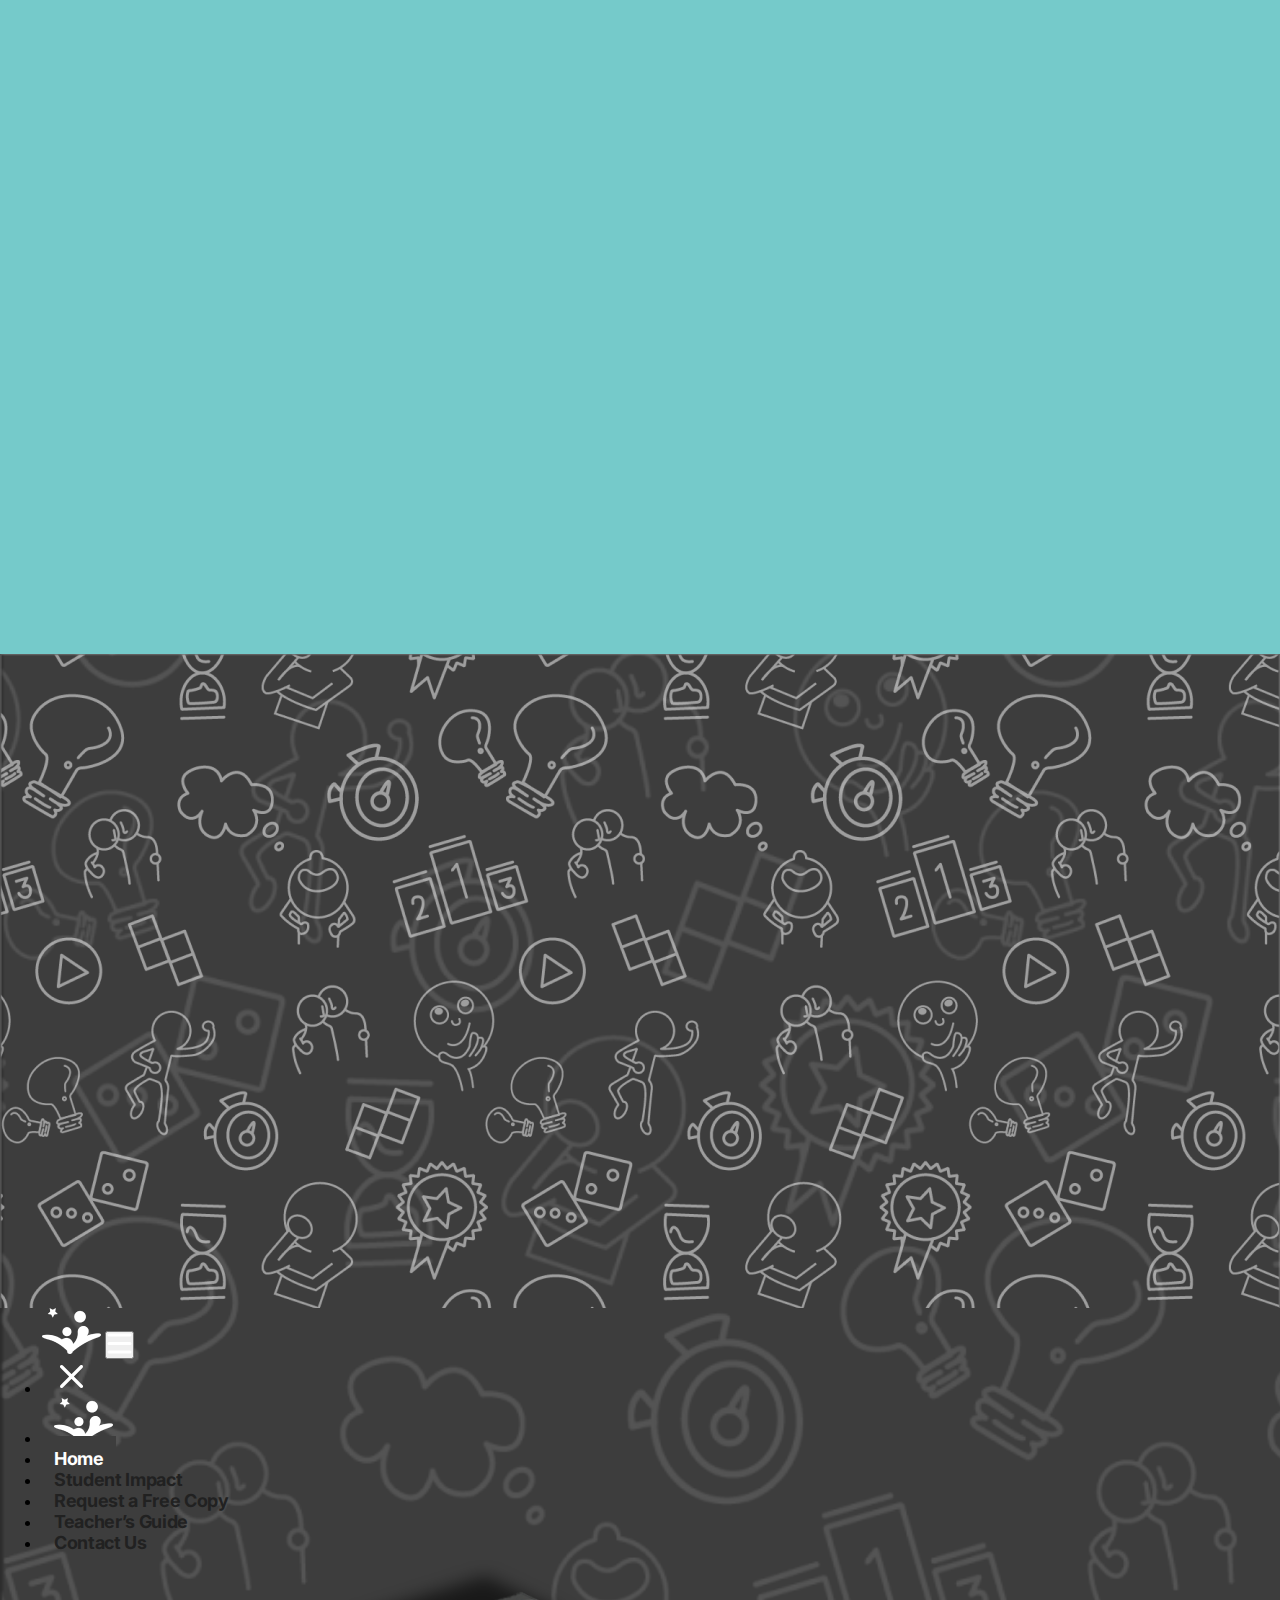
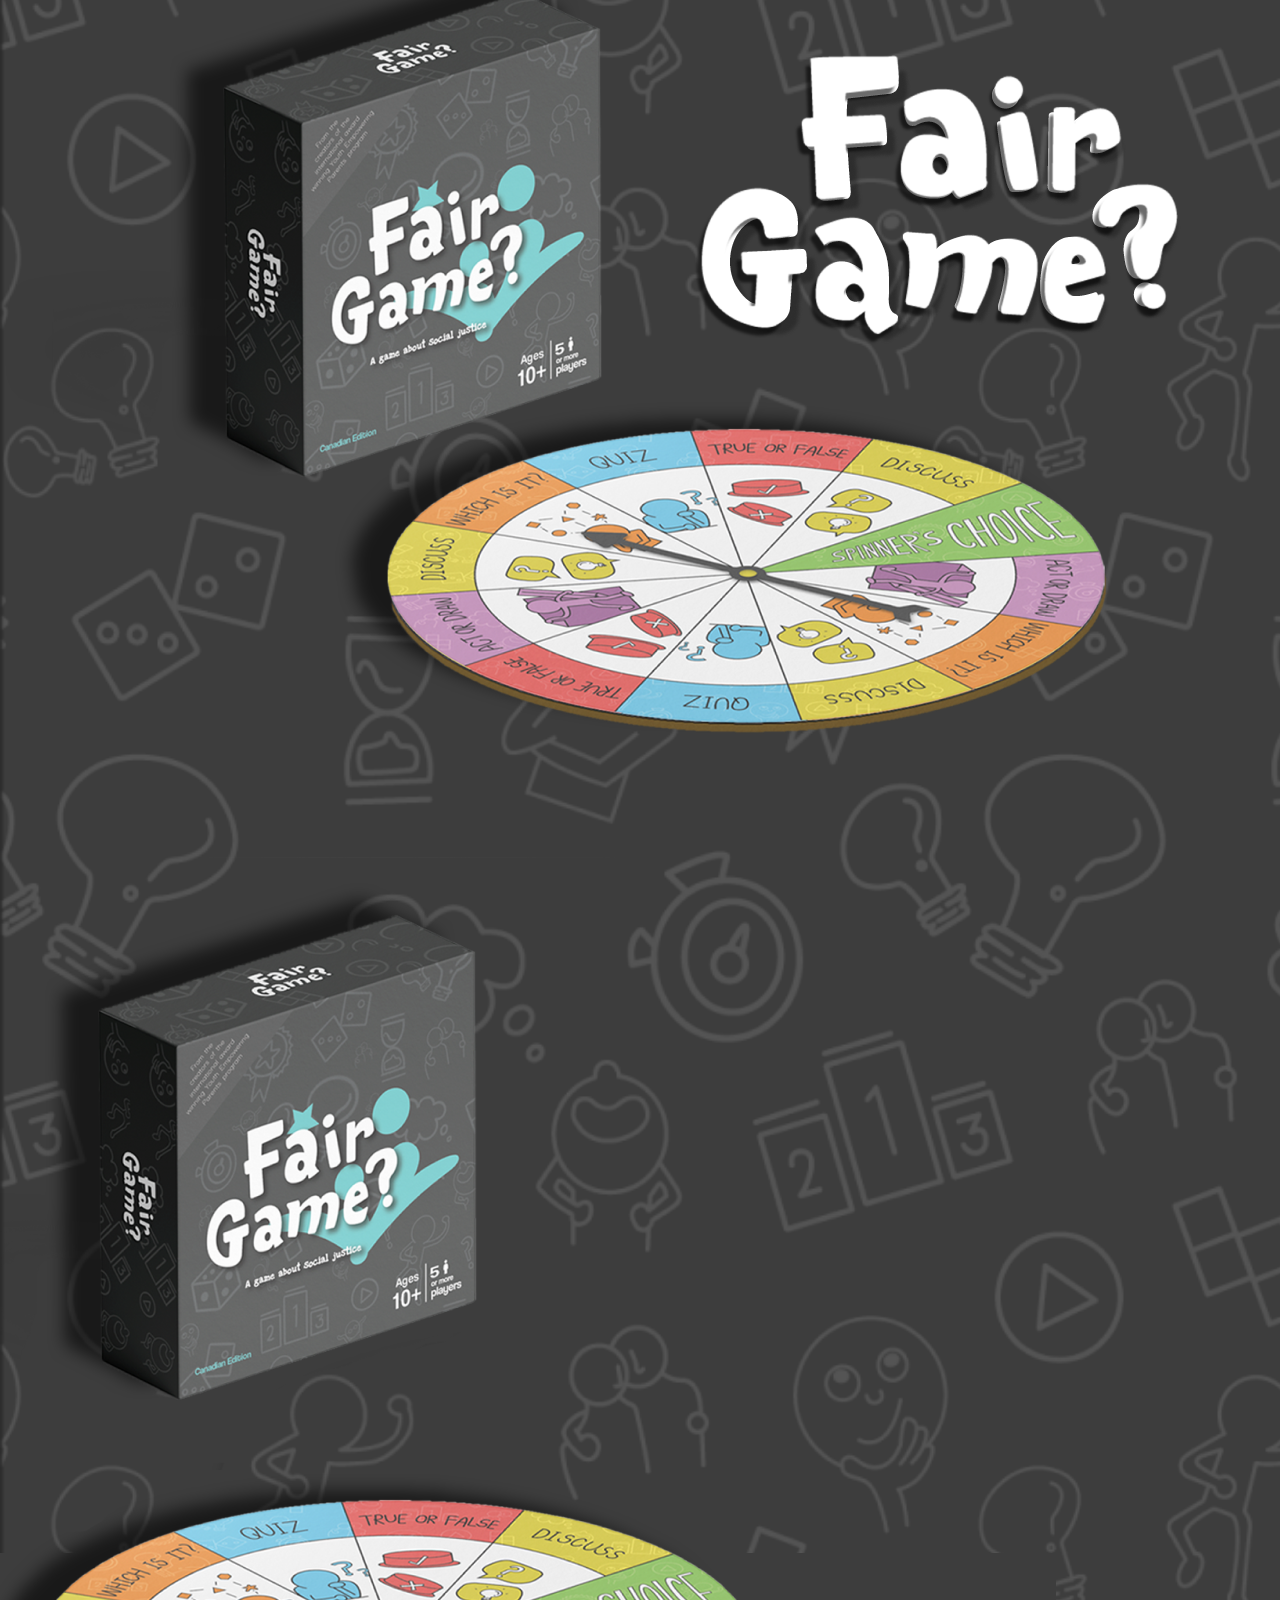
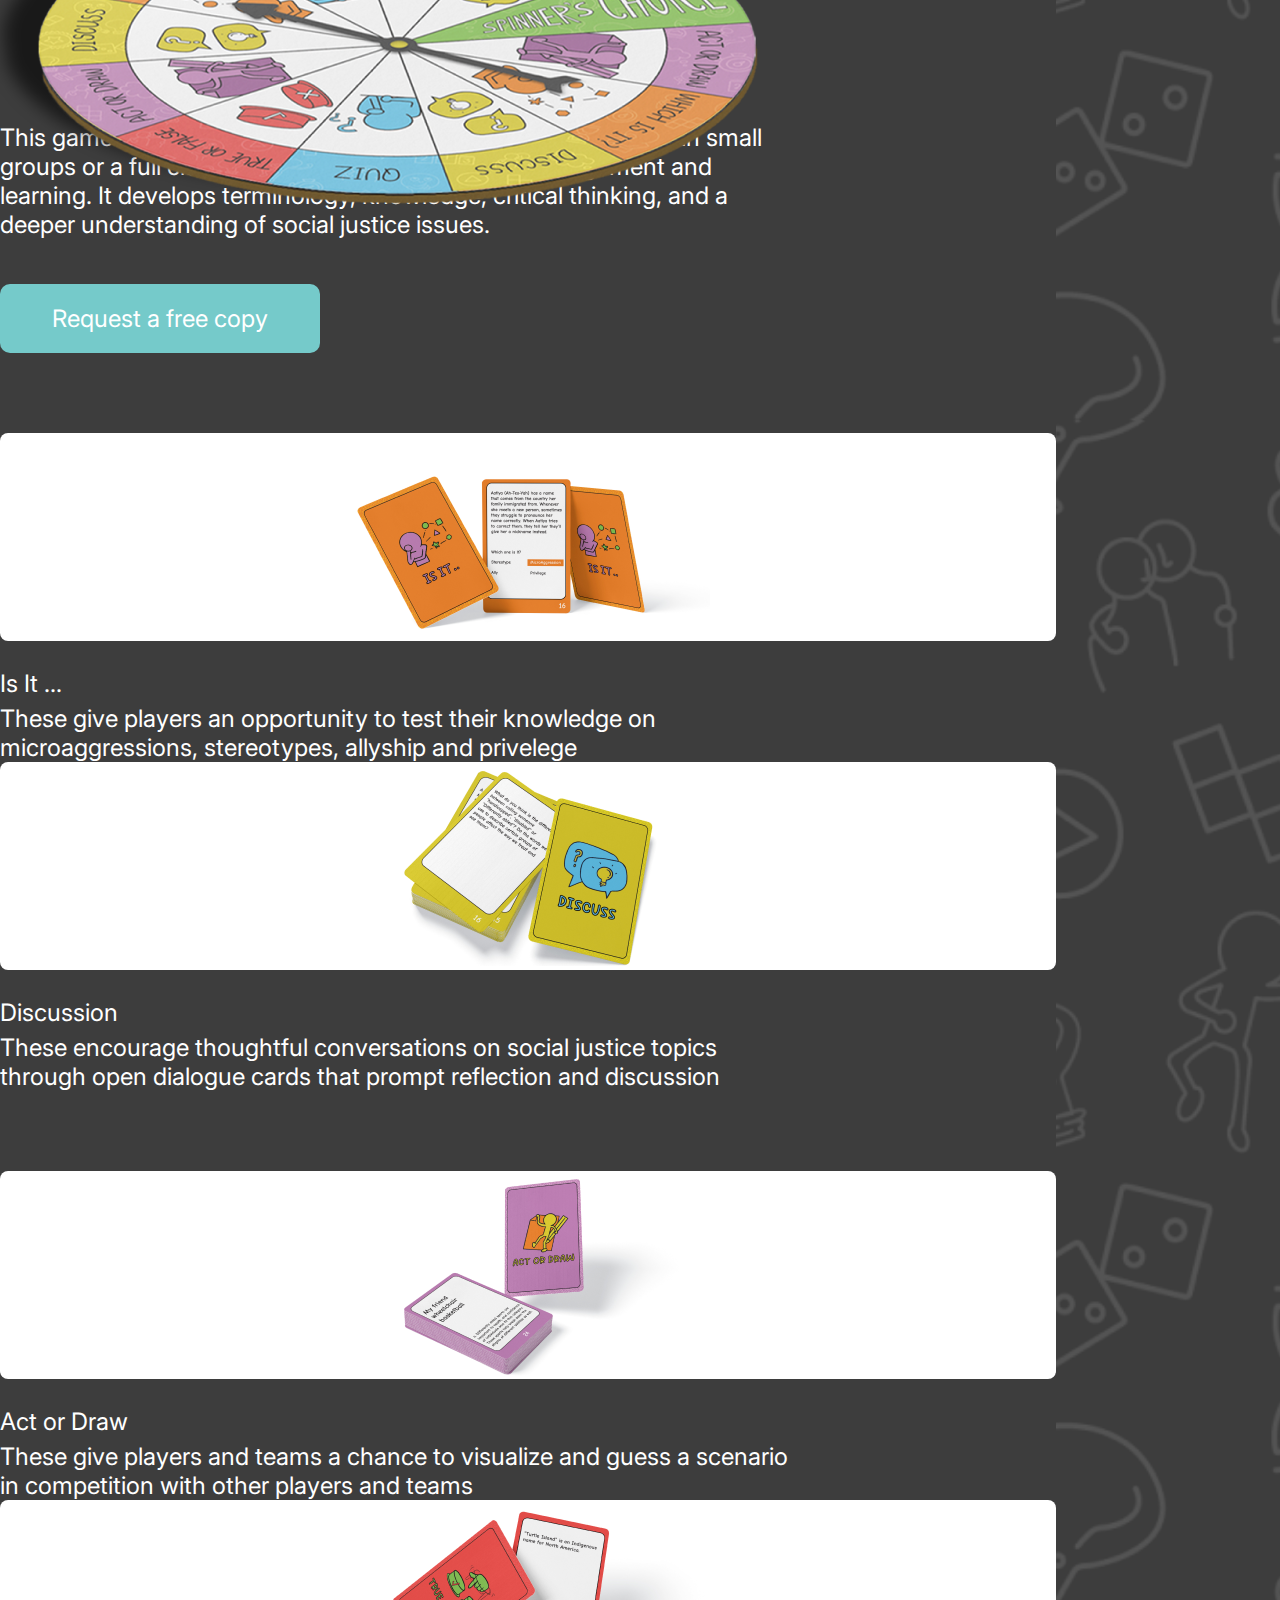
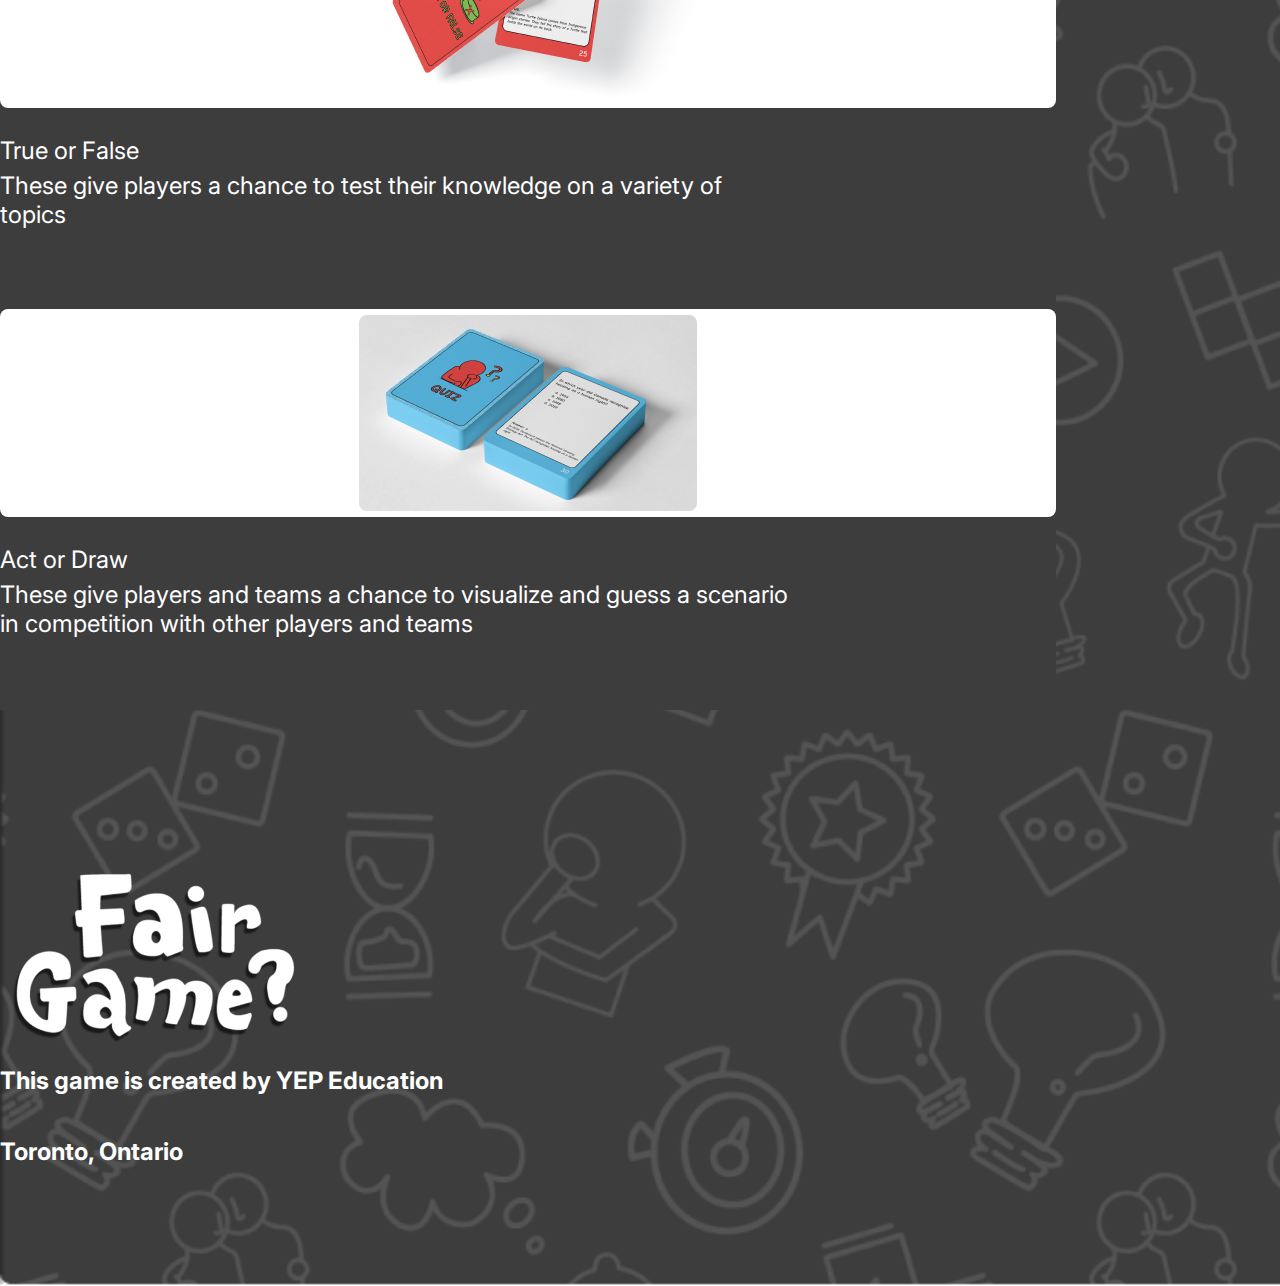
<file: index.html>
<!DOCTYPE html>
<html lang="en">
<head>
    <meta charset="UTF-8">
    <meta name="viewport" content="width=device-width, initial-scale=1.0">
    <!--logo in title-->
    <link rel="icon" href="images/white YEP white 3 (1).png" type="image/icon type">
    <title>Home - Final</title>
    <!-- Bootstrap CSS -->
    <link href="https://cdn.jsdelivr.net/npm/bootstrap@5.0.2/dist/css/bootstrap.min.css" rel="stylesheet" integrity="sha384-EVSTQN3/azprG1Anm3QDgpJLIm9Nao0Yz1ztcQTwFspd3yD65VohhpuuCOmLASjC" crossorigin="anonymous">
    <!-- Custom CSS -->
    <link rel="stylesheet" href="css/style.css">
</head>
<body class="position-relative">
     <!--header-->
     <header class="position-relative home-header">
        <div class="header-overlay position-absolute top-0 "></div>
        <div class="header-pic position-absolute top-0 ">
        </div>
        <nav class="navbar navbar-expand-lg navbar-light">
            <div class="container-fluid">
            <a class="navbar-brand" href="index.html"><img src="images/white YEP white 3 (1).png" class="img-fluid " alt=""></a>
            <button class="bg-transparent border-0 d-block d-lg-none navbar-btn">
                <img src="images/menuwhite.svg" class="img-fluid " alt="">
            </button>
            <div class="navbar-menu">
                <ul class="navbar-nav ms-auto mb-2 mb-lg-0">
                <li class="nav-item navbar-close text-end w-auto d-lg-none " role="button">
                    <span class="nav-link"><img src="images/closemenu.png" alt=""></span>
                </li>
                <li class="nav-item d-block d-lg-none text-center nav-logo" role="button">
                    <a href="index.html" class="nav-link"><img src="images/white YEP white 3 (1).png" alt=""></a>
                </li>
                <li class="nav-item text-center">
                    <a class="nav-link active" href="index.html">Home</a>
                </li>
                <li class="nav-item text-center">
                    <a class="nav-link" href="studentimpact.html">Student Impact</a>
                </li>
                <li class="nav-item text-center">
                    <a class="nav-link" href="request.html">Request a Free Copy</a>
                </li>
                <li class="nav-item text-center">
                    <a class="nav-link" href="guide.html">Teacher’s Guide</a>
                </li>
                <li class="nav-item text-center">
                    <a class="nav-link" href="contact.html">Contact Us</a>
                </li>
                </ul>
            </div>
            </div>
        </nav>
        <div class="hero-section">
            <div class="hero-image d-none d-lg-block text-center ">
                <img src="images/HERO.png" class="img-fluid" alt="">
            </div>
            <div class="black-box d-lg-none text-center ">
                <img src="images/thanks 1.png" class="img-fluid" alt="">
                <img src="images/game 1.png" class="img-fluid second-img" alt="">
            </div>
        </div>
    </header>
    <!--Cards Section-->
    <div class="position-relative ">
        <div class="container">
            <section class="content container-fluid ">
                <div class="row definition-text d-block text-center">
                    <p class="common-text mx-auto ">This game is student and teacher developed, can be facilitated in small groups or a full classroom, and is high in student engagement and learning. It develops terminology, knowledge, critical thinking, and a deeper understanding of social justice issues.</p>
                    <a href="request.html" class="main-btn mx-auto "><span>Request a free copy</span></a>
                </div>
                <div class="row d-lg-flex align-items-start gap-4 justify-content-center ">
                    <div class="col-12 col-lg-5">
                        <div class="card-container">
                            <img src="images/Rectangle 14.png" class="img-fluid " alt="">
                        </div>
                        <h3>Is It ...</h4>
                        <p class="common-text">These give players an opportunity to test their knowledge on microaggressions, stereotypes, allyship and privelege</p>
                    </div>
                    <div class="col-12 col-lg-5">
                        <div class="card-container">
                            <img src="images/303-playing-cards-mockup-04 1.png" class="img-fluid " alt="">
                        </div>
                        <h3>Discussion</h4>
                        <p class="common-text">These encourage thoughtful conversations on social justice topics through open dialogue cards that prompt reflection and discussion</p>
                    </div>
                </div>
                <div class="row d-lg-flex align-items-start gap-4 justify-content-center ">
                    <div class="col-12 col-lg-5">
                        <div class="card-container">
                            <img src="images/303-playing-cards-mockup-01 1.png" class="img-fluid " alt="">
                        </div>
                        <h3>Act or Draw</h4>
                        <p class="common-text">These give players and teams a chance to visualize and guess a scenario in competition with other players and teams</p>
                    </div>
                    <div class="col-12 col-lg-5">
                        <div class="card-container">
                            <img src="images/Rectangle 17.png" class="img-fluid " alt="">
                        </div>
                        <h3>True or False</h4>
                        <p class="common-text">These give players a chance to test their knowledge on a variety of topics</p>
                    </div>
                </div>
                <div class="row d-lg-flex align-items-start gap-4 justify-content-center ">
                    <div class="col-12 col-lg-5">
                        <div class="card-container">
                            <img src="images/Rectangle 16.png" class="img-fluid " alt="">
                        </div>
                        <h3>Act or Draw</h4>
                        <p class="common-text">These give players and teams a chance to visualize and guess a scenario in competition with other players and teams</p>
                    </div>
                    <div class="col-12 col-lg-5"></div>
                </div>
            </section>
            <div class="home-footer d-lg-flex align-items-center justify-content-around ">
                <div class="title-footer text-center text-lg-start ">
                    <img src="images/title.png" class="img-fluid " alt="">
                </div>
                <div class="text-center text-lg-start ">
                    <h3>This game is created by YEP Education</h3>
                    <h3>Toronto, Ontario</h3>
                </div>
            </div>
        </div>
    </div>
    <!--Jquery-->
    <script src="https://code.jquery.com/jquery-3.7.1.min.js"></script>
    <!--Separate Popper and Bootstrap JS -->
    <script src="https://cdn.jsdelivr.net/npm/@popperjs/core@2.9.2/dist/umd/popper.min.js"></script>
    <script src="https://cdn.jsdelivr.net/npm/bootstrap@5.0.2/dist/js/bootstrap.min.js"></script>
    <!--custom js-->
    <script src="js/script.js"></script>
</body>
</html>
</file>
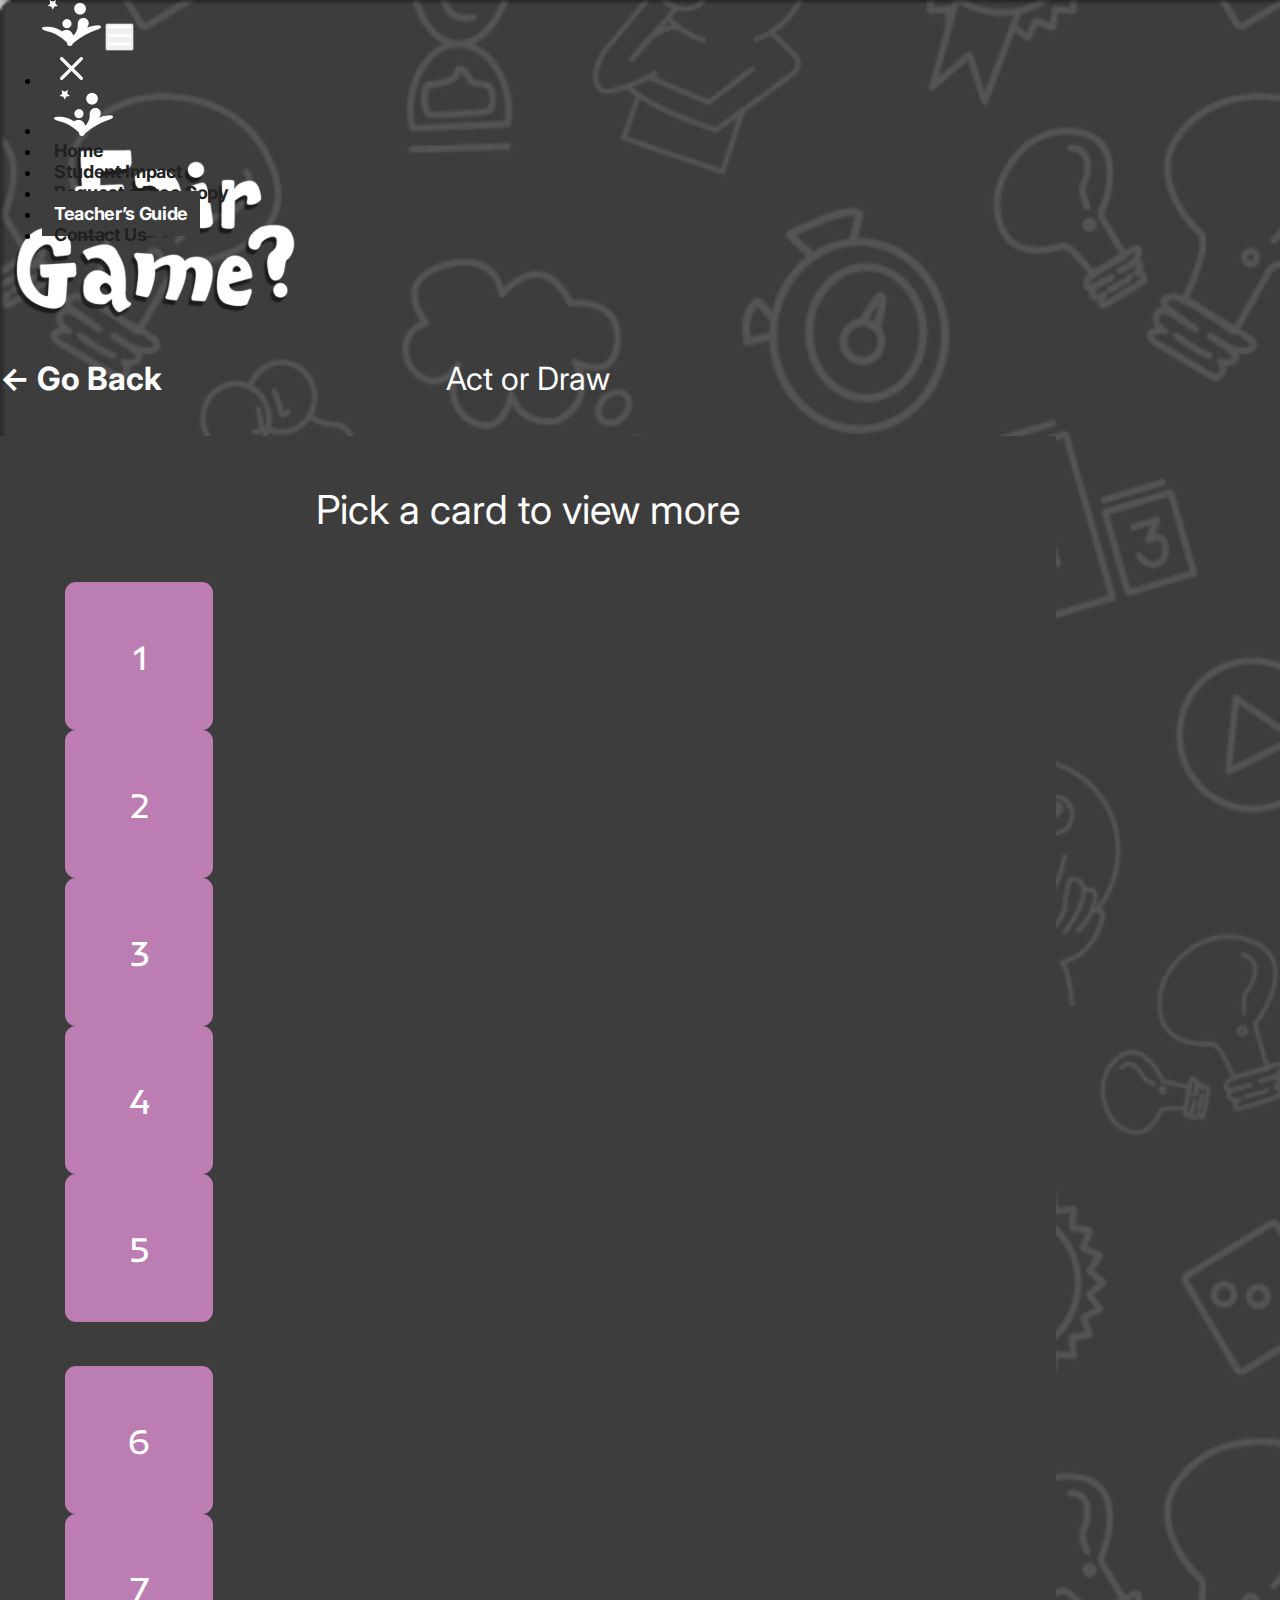
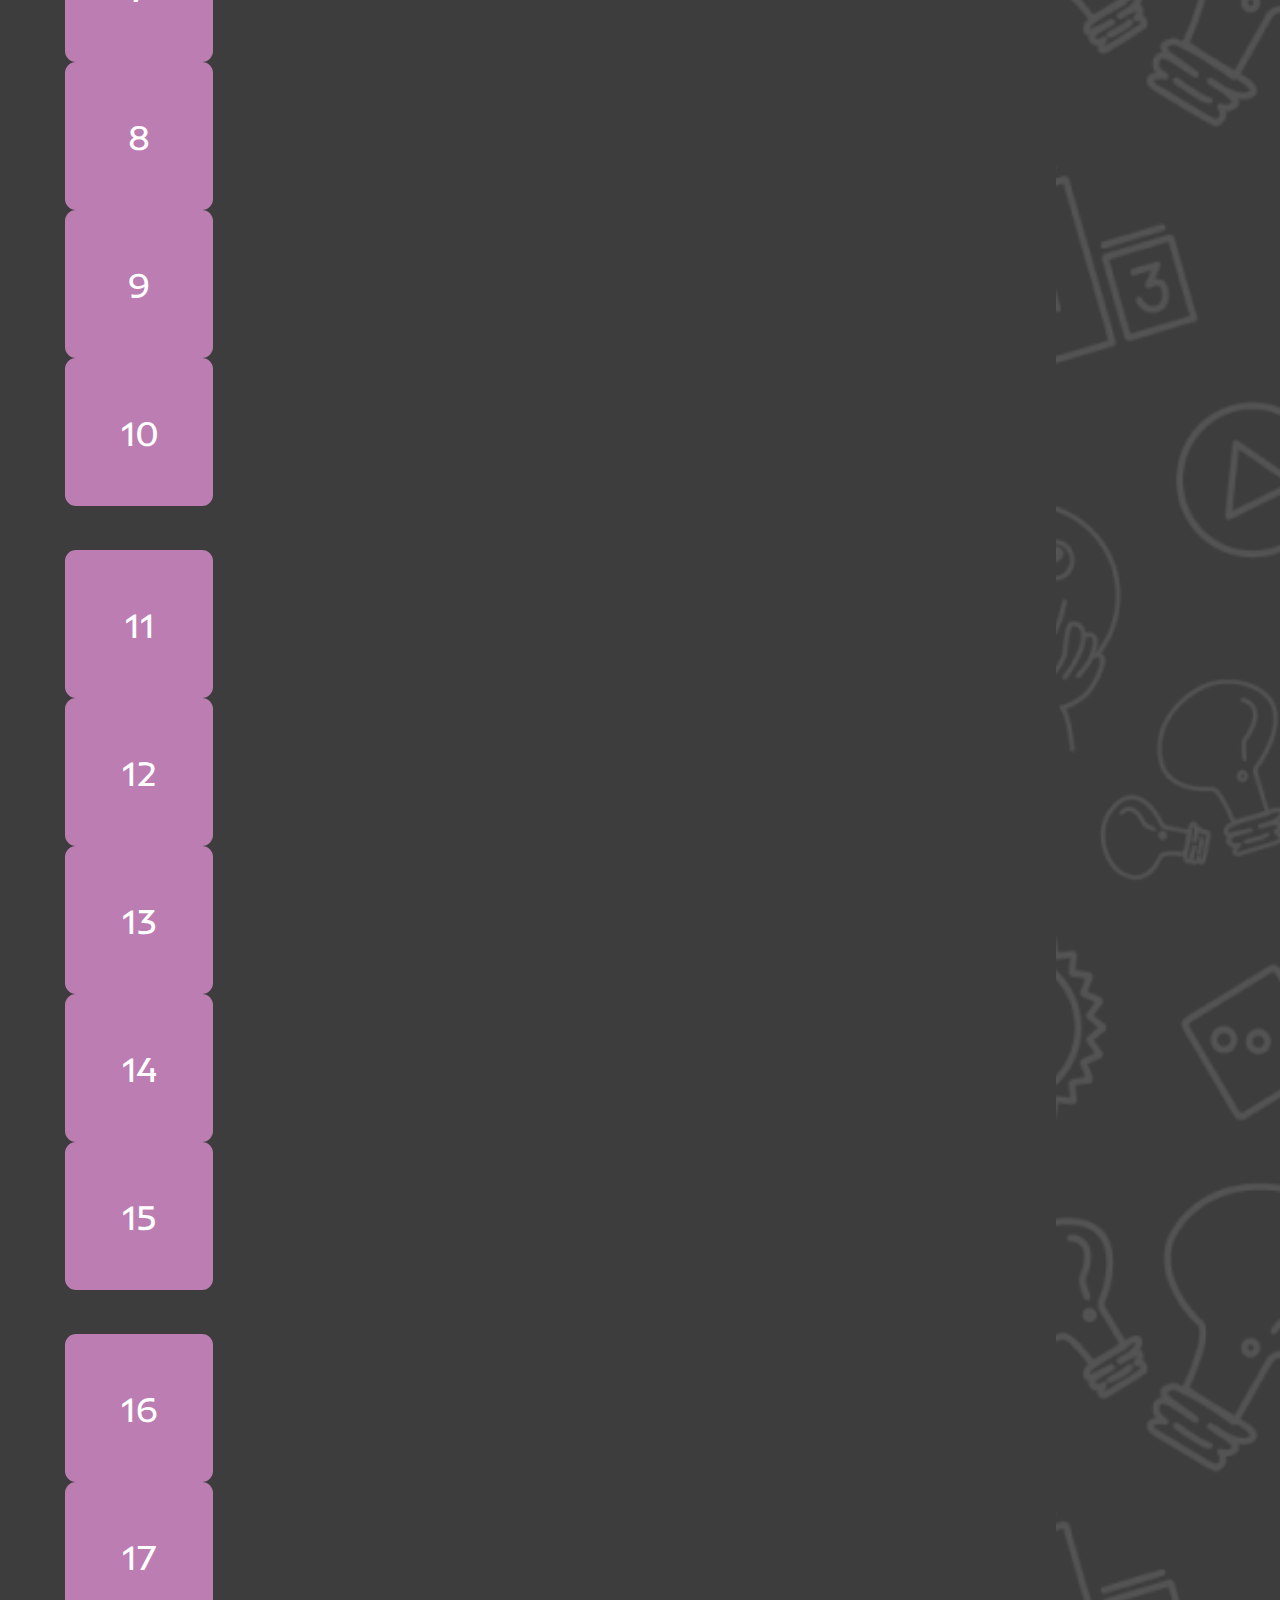
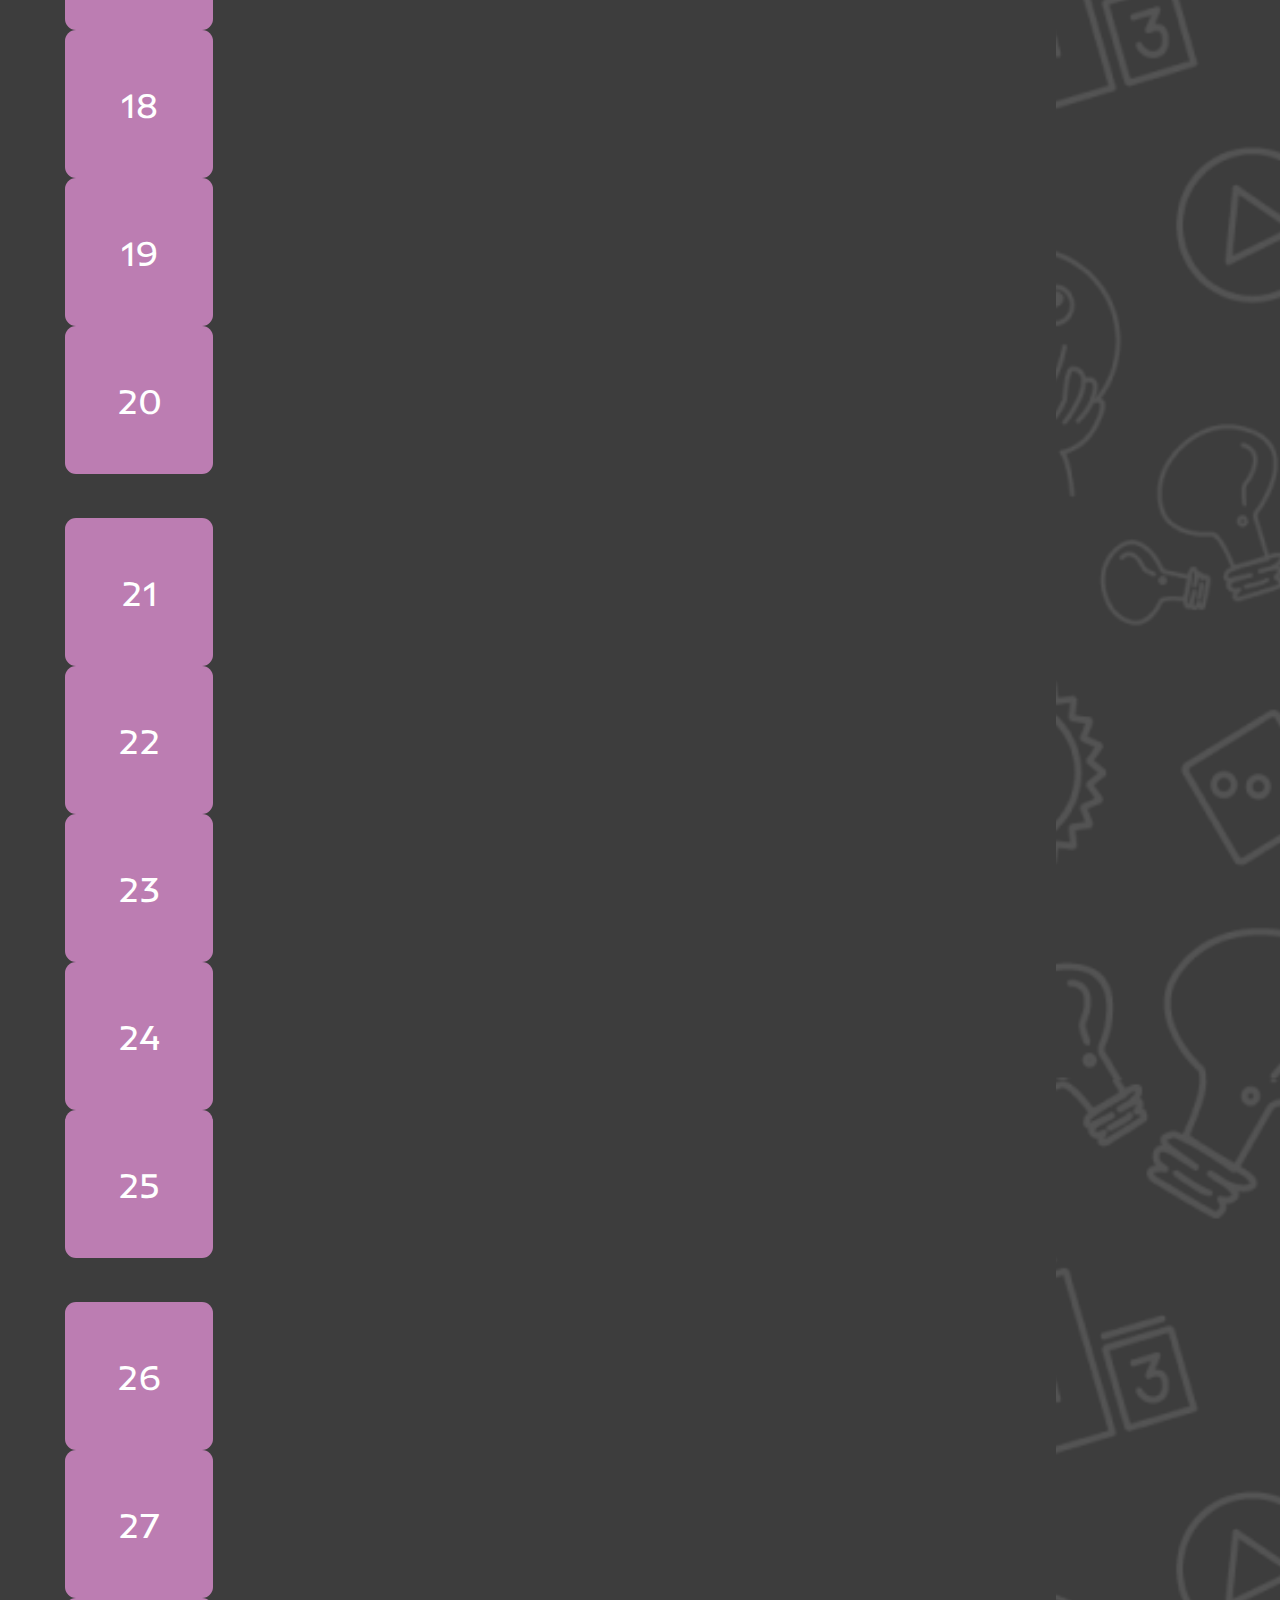
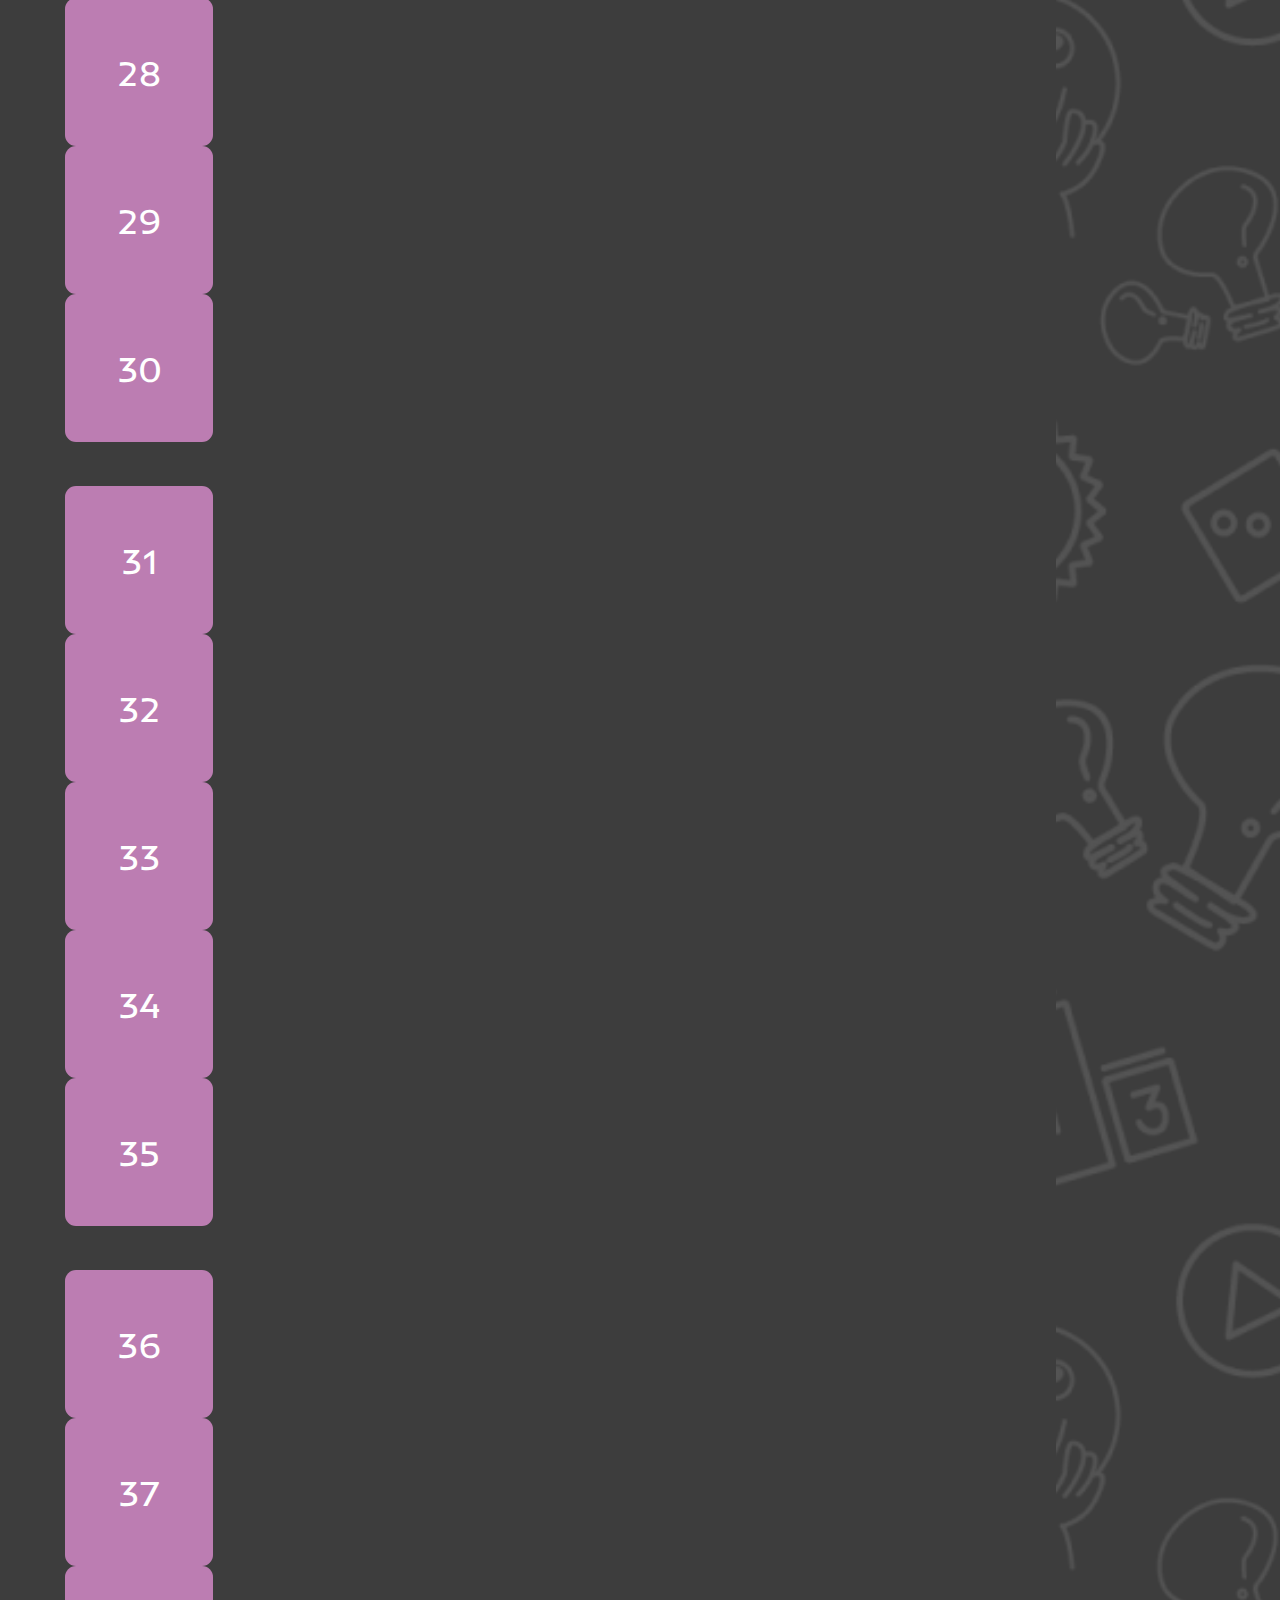
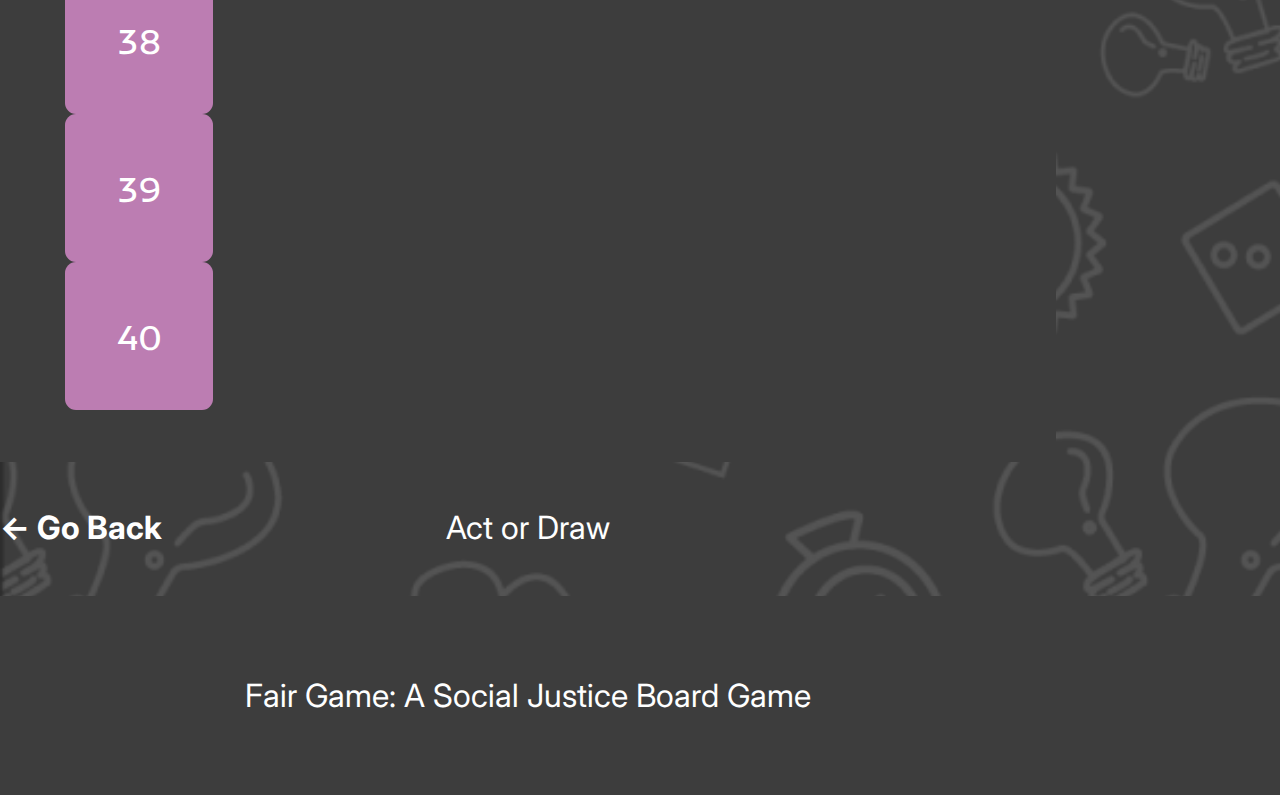
<file: artdraw.html>
<!DOCTYPE html>
<html lang="en">
  <head>
    <meta charset="UTF-8" />
    <meta name="viewport" content="width=device-width, initial-scale=1.0" />
    <!--logo in title-->
    <link
      rel="icon"
      href="images/white YEP white 3 (1).png"
      type="image/icon type"
    />
    <title>Act or Draw</title>
    <!-- Bootstrap CSS -->
    <link
      href="https://cdn.jsdelivr.net/npm/bootstrap@5.0.2/dist/css/bootstrap.min.css"
      rel="stylesheet"
      integrity="sha384-EVSTQN3/azprG1Anm3QDgpJLIm9Nao0Yz1ztcQTwFspd3yD65VohhpuuCOmLASjC"
      crossorigin="anonymous"
    />
    <!-- Custom CSS -->
    <link rel="stylesheet" href="css/style.css" />
  </head>
  <body class="position-relative branch_page">
    <!--header-->
    <header class="branch_header position-relative">
      <div class="branch-overlay position-absolute top-0 w-100 h-100"></div>
      <nav class="navbar navbar-expand-lg navbar-light">
        <div class="container-fluid">
          <a class="navbar-brand" href="index.html"
            ><img
              src="images/white YEP white 3 (1).png"
              class="img-fluid"
              alt=""
          /></a>
          <button class="bg-transparent border-0 d-block d-lg-none navbar-btn">
            <img src="images/menuwhite.svg" class="img-fluid" alt="" />
          </button>
          <div class="navbar-menu">
            <ul class="navbar-nav ms-auto mb-2 mb-lg-0">
              <li
                class="nav-item navbar-close text-end w-auto d-lg-none"
                role="button"
              >
                <span class="nav-link"
                  ><img src="images/closemenu.png" alt=""
                /></span>
              </li>
              <li
                class="nav-item d-block d-lg-none text-center nav-logo"
                role="button"
              >
                <a href="index.html" class="nav-link"
                  ><img src="images/white YEP white 3 (1).png" alt=""
                /></a>
              </li>
              <li class="nav-item text-center">
                <a class="nav-link" href="index.html">Home</a>
              </li>
              <li class="nav-item text-center">
                <a class="nav-link" href="studentimpact.html">Student Impact</a>
              </li>
              <li class="nav-item text-center">
                <a class="nav-link" href="request.html">Request a Free Copy</a>
              </li>
              <li class="nav-item text-center">
                <a class="nav-link active" href="guide.html">Teacher’s Guide</a>
              </li>
              <li class="nav-item text-center">
                <a class="nav-link" href="contact.html">Contact Us</a>
              </li>
            </ul>
          </div>
        </div>
      </nav>
    </header>
    <div class="rest-page position-relative">
      <div class="branch_hero container">
        <div class="branch_hero_img text-center">
          <img src="images/branch_hero.svg" class="img-fluid" alt="" />
        </div>
        <div class="sub_header container p-0">
          <a href="guide.html" class="backLink">&lt;- Go Back</a>
          <a class="secondLink">Act or Draw</a>
        </div>
      </div>
      <!--Cards Section-->
      <div class="position-relative">
        <div class="container">
          <div class="branch_content pick_content artdraw-cards">
            <h2 class="chaged-title">Pick a card to view more</h2>
            <div class="row d-flex justify-content-between card-row">
              <div class="col-2 card-btn" data-filter="1">1</div>
              <div class="col-2 card-btn" data-filter="2">2</div>
              <div class="col-2 card-btn" data-filter="3">3</div>
              <div class="col-2 card-btn" data-filter="4">4</div>
              <div class="col-2 card-btn" data-filter="5">5</div>
            </div>
            <div class="row cart-text-row">
              <div class="col-12 card-box 1 px-0">
                <div class="card-text">
                  <p>
                    Mental health is a prominent issue. Creating safe spaces where people can be heard helps to eliminate the stigma around mental health issues. 
                  </p>
                  <h5>Sample follow-up question(s): </h5>
                  <ul>
                    <li>
                      What does being a safe person to someone who has mental health issues look like? What does it sound like? 
                    </li>
                    <li>
                      What is active listening? 
                    </li>
                  </ul>
                </div>
              </div>
              <div class="col-12 card-box 2 px-0">
                <div class="card-text">
                  <p>Individuals advocating for themselves and for others to alter a wrong agenda and let their voices be heard.</p>
                  <h5>Sample follow-up question(s): </h5>
                  <ul>
                    <li>
                      Are there any issues you would protest?  
                    </li>
                    <li>
                      Do you know your protesting rights? If so, what are they?  
                    </li>
                    <li>
                      How might protesting be effective? 
                    </li>
                  </ul>
                </div>
              </div>
              <div class="col-12 card-box 3 px-0">
                <div class="card-text">
                  <p>
                    Donating toys to those in need is a way of creating equality for those who have less.  
                  </p>
                  <h5>Sample follow-up question(s): </h5>
                  <ul>
                    <li>
                      Donating toys is a great way to create equality for those who have less, but it is also great for the environment. How might donating your toys or buying second hand items be good for the environment?   
                    </li>
                  </ul>
                </div>
              </div>
              <div class="col-12 card-box 4 px-0">
                <div class="card-text">
                  <p>
                    The older adults experience an increased likelihood of spending retirement alone with no family and friends.. 
                  </p>
                  <h5>Sample follow-up question(s): </h5>
                  <ul>
                    <li>
                      Is loneliness serious?  
                    </li>
                    <li>
                      How can we include seniors in community events?   
                    </li>
                  </ul>
                </div>
              </div>
              <div class="col-12 card-box 5 px-0">
                <div class="card-text">
                  <p>
                    LGBTQ+ visible support helps in promoting human rights and equality.  
                  </p>
                  <h5>Sample follow-up question(s): </h5>
                  <ul>
                    <li>
                      Do you have to be part of the 2SLGBTQIA+ community to wear a rainbow pin? How is visibility and representation connected to an increase in acceptance?   
                    </li>
                  </ul>
                </div>
              </div>
            </div>
            <div class="row d-flex justify-content-between card-row">
              <div class="col-2 card-btn" data-filter="6">6</div>
              <div class="col-2 card-btn" data-filter="7">7</div>
              <div class="col-2 card-btn" data-filter="8">8</div>
              <div class="col-2 card-btn" data-filter="9">9</div>
              <div class="col-2 card-btn" data-filter="10">10</div>
            </div>
            <div class="row cart-text-row">
              <div class="col-12 card-box 6 px-0">
                <div class="card-text">
                  <p>
                    Donating clothes prevents waste, and creates the opportunity for people to buy clothes at lower cost.  
                  </p>
                  <h5>Sample follow-up question(s): </h5>
                  <ul>
                    <li>
                      How does donating clothes prevent waste?   
                    </li>
                  </ul>
                </div>
              </div>
              <div class="col-12 card-box 7 px-0">
                <div class="card-text">
                  <p>
                    Understanding about people’s disabilities and how these affect them can help you learn how to support them better. 
                  </p>
                  <h5>Sample follow-up question(s): </h5>
                  <ul>
                    <li>
                      Do we ever push someone’s wheelchair without asking them? Why or why not?  
                    </li>
                    <li>
                      (You could discuss the concept of people with disabilities having autonomy over how they are being supported. Also, for safety, it’s best to check with someone before you push their wheelchair so that they can pull their hands out of the way.)
                    </li>
                  </ul>
                </div>
              </div>
              <div class="col-12 card-box 8 px-0">
                <div class="card-text">
                  <p>
                    Homeless shelters are often in critical need of volunteers and support. Helping out at a shelter helps ease the crisis of homelessness. 
                  </p>
                  <h5>Sample follow-up question(s): </h5>
                  <ul>
                    <li>
                      What are some of the things you might do if you are a volunteer at a homeless shelter?  
                    </li>
                    <li>
                      (For example, cooking and serving food, preparing rooms so they are clean, providing conversation and activity.) 
                    </li>
                  </ul>
                </div>
              </div>
              <div class="col-12 card-box 9 px-0">
                <div class="card-text">
                  <p>
                    Service dogs are helpful in assisting people with disabilities and guiding them to their activities of daily living.  
                  </p>
                  <h5>Sample follow-up question(s): </h5>
                  <ul>
                    <li>
                      Can we pet a service dog or service animal without permission?  
                    </li>
                    <li>
                      (Petting a service dog can distract them from their important work or interrupt their training. Some service animals are lifesaving and so this can be dangerous.) 
                    </li>
                  </ul>
                </div>
              </div>
              <div class="col-12 card-box 10 px-0">
                <div class="card-text">
                  <p>
                    Some individuals have financial difficulty to the extent where they skip meals. Being considerate and generous is a great act of kindness.  
                  </p>
                  <h5>Sample follow-up question(s): </h5>
                  <ul>
                    <li>
                      If you notice someone skipping meals, what is the appropriate way to support them so they can get help?  
                    </li>
                    <li>
                      (For example, you could talk to them privately, quietly, and with a trusted adult like a teacher.)   
                    </li>
                  </ul>
                </div>
              </div>
            </div>
            <div class="row d-flex justify-content-between card-row">
              <div class="col-2 card-btn" data-filter="11">11</div>
              <div class="col-2 card-btn" data-filter="12">12</div>
              <div class="col-2 card-btn" data-filter="13">13</div>
              <div class="col-2 card-btn" data-filter="14">14</div>
              <div class="col-2 card-btn" data-filter="15">15</div>
            </div>
            <div class="row cart-text-row">
              <div class="col-12 card-box 11 px-0">
                <div class="card-text">
                  <p>
                    It is a challenge to envision a world where everyone and everything is ideal. For example, there is no hatred, wars, and poverty.   
                  </p>
                  <h5>Sample follow-up question(s): </h5>
                  <ul>
                    <li>
                      There are things within our control that we can change to help make a more perfect world. What are the things within your reach that you can change?  
                    </li>
                  </ul>
                </div>
              </div>
              <div class="col-12 card-box 12 px-0">
                <div class="card-text">
                  <p>
                    Canada is on treaty land. It is key to our nation and the advancement of indigenous rights to honour and tell Indigenous stories. Turtle island is a creationist story shared across many Indigenous peoples, and the Indigenous name for Canada, or Earth.    
                  </p>
                  <h5>Sample follow-up question(s): </h5>
                  <ul>
                    <li>
                      Have you ever heard someone refer to Canada as Turtle Island? In the story of Turtle Island, a turtle gave its shell for the earth to be built on. Why is it important to Indigenous people to care for and protect animals, considering how they believe the earth was created?  
                    </li>
                  </ul>
                </div>
              </div>
              <div class="col-12 card-box 13 px-0">
                <div class="card-text">
                  <p>
                    This is a key feminist issue. Women work the same jobs as men, but make less. Striving for equality is always social justice.  
                  </p>
                  <h5>Sample follow-up question(s): </h5>
                  <ul>
                    <li>
                      Do you think that all people who work the same jobs are paid equally?  
                    </li>
                  </ul>
                </div>
              </div>
              <div class="col-12 card-box 14 px-0">
                <div class="card-text">
                  <p>
                    As a result of the continuous increased prices on groceries, it has become more difficult to afford a healthy diet.  
                  </p>
                  <h5>Sample follow-up question(s): </h5>
                  <ul>
                    <li>
                      What is food insecurity?  
                    </li>
                    <li>
                      (According to the Government of Canada website, food insecurity is the inability to acquire or consume an adequate diet quality or sufficient quantity of food in socially acceptable ways, or the uncertainty that one will be able to do so).
                    </li>
                  </ul>
                </div>
              </div>
              <div class="col-12 card-box 15 px-0">
                <div class="card-text">
                  <p>
                    Ask the class what they think social justice is. It is important to acknowledge that everyone should strive to achieve equitable access to resources and all kinds of opportunities.  
                  </p>
                  <h5>Sample follow-up question(s): </h5>
                  <ul>
                    <li>
                      What are some social justice issues?  
                    </li>
                    <li>
                      (Some answers that you can explain briefly or give an example of: Sexism, genderism, stereotyping, racism, colourism, environmental change and sustainability, immigration, voting rights, hunger, healthcare, refugee crisis, ageism, ableism) 
                    </li>
                  </ul>
                </div>
              </div>
            </div>
            <div class="row d-flex justify-content-between card-row">
              <div class="col-2 card-btn" data-filter="16">16</div>
              <div class="col-2 card-btn" data-filter="17">17</div>
              <div class="col-2 card-btn" data-filter="18">18</div>
              <div class="col-2 card-btn" data-filter="19">19</div>
              <div class="col-2 card-btn" data-filter="20">20</div>
            </div>
            <div class="row cart-text-row">
              <div class="col-12 card-box 16 px-0">
                <div class="card-text">
                  <p>
                    Walkers provide accessibility to the elderly. Independence, and accessibility create opportunities for the elderly.   
                  </p>
                  <h5>Sample follow-up question(s): </h5>
                  <ul>
                    <li>
                      Are walkers only used by the elderly?   
                    </li>
                    <li>
                      (There are all sorts of different people who use a walking aid for various physical disabilities)  
                    </li>
                    <li>
                      What other mobility aids have you seen? 
                    </li>
                  </ul>
                </div>
              </div>
              <div class="col-12 card-box 17 px-0">
                <div class="card-text">
                  <p>
                    The elderly are commonly underestimated that they are physically restricted because of their age. It is important to understand that not all older adults have mobility issues and have varying levels of strength.  
                  </p>
                  <h5>Sample follow-up question(s): </h5>
                  <ul>
                    <li>
                      Why is it wrong to assume someone’s physical abilities based on their age?  
                    </li>
                    <li>
                      What is it called when we stereotype someone based on their age? 
                    </li>
                    <li>
                      (Answer: Ageism) 
                    </li>
                  </ul>
                </div>
              </div>
              <div class="col-12 card-box 18 px-0">
                <div class="card-text">
                  <p>
                    Hate is a broad, encompassing term. To be anti-hate, is to fight oppression and injustice across many social justice sectors.  
                  </p>
                  <h5>Sample follow-up question(s): </h5>
                  <ul>
                    <li>
                      Is it enough to say that we are ‘anti-hate’ or post about it, or do we always have to follow this statement up with action to make it real?   
                    </li>
                  </ul>
                </div>
              </div>
              <div class="col-12 card-box 19 px-0">
                <div class="card-text">
                  <p>
                    Sports for people with disabilities are important to their health and confidence. These sports help break down the stigma of disabilities as well.   
                  </p>
                  <h5>Sample follow-up question(s): </h5>
                  <ul>
                    <li>
                      Why is it important to have sports that the differently abled can play?  
                    </li>
                    <li>
                      What's a sport that you feel represented in? How does that make you feel?
                    </li>
                  </ul>
                </div>
              </div>
              <div class="col-12 card-box 20 px-0">
                <div class="card-text">
                  <p>
                    Education breaks down barriers and creates opportunity. Education is important to the health of a community. By providing education to everyone it creates equality.  
                  </p>
                  <h5>Sample follow-up question(s): </h5>
                  <ul>
                    <li>
                      Does education always have to look the same around the world and in different cultures?  
                    </li>
                  </ul>
                </div>
              </div>
            </div>
            <div class="row d-flex justify-content-between card-row">
              <div class="col-2 card-btn" data-filter="21">21</div>
              <div class="col-2 card-btn" data-filter="22">22</div>
              <div class="col-2 card-btn" data-filter="23">23</div>
              <div class="col-2 card-btn" data-filter="24">24</div>
              <div class="col-2 card-btn" data-filter="25">25</div>
            </div>
            <div class="row cart-text-row">
              <div class="col-12 card-box 21 px-0">
                <div class="card-text">
                  <p>
                    Standing up for others helps people to feel strong, empowered, and take the opportunity to be an ally for others who are unable to stand up for themselves. It is a courageous and heroic action.  
                  </p>
                  <h5>Sample follow-up question(s): </h5>
                  <ul>
                    <li>
                      What are some ways to stand up for others?  
                    </li>
                    <li>
                      How would you want others to stand up for you?
                    </li>
                  </ul>
                </div>
              </div>
              <div class="col-12 card-box 22 px-0">
                <div class="card-text">
                  <p>
                    Voting is an essential part of democracy. Everyone has the right to vote to create a more representative society. Many minorities were historically excluded from voting.  
                  </p>
                  <h5>Sample follow-up question(s): </h5>
                  <ul>
                    <li>
                      Do you think that voting is an effective way to initiate (start) change in Canada? Why or why not?  Why is it important to vote? 
                    </li>
                  </ul>
                </div>
              </div>
              <div class="col-12 card-box 23 px-0">
                <div class="card-text">
                  <p>
                    Many seniors have mobility issues, and snow removal can prove to be a difficult task. Seniors falling is a public health issue. It is the leading cause of injury to seniors.  
                  </p>
                  <h5>Sample follow-up question(s): </h5>
                  <ul>
                    <li>
                      Can you come up with a few ideas of things you can do to keep the sidewalks safe in your neighbourhood?  
                    </li>
                  </ul>
                </div>
              </div>
              <div class="col-12 card-box 24 px-0">
                <div class="card-text">
                  <p>
                    Bullying has negative long-term effects on a victim, such as depression, self-isolation, and lower self-esteem. It is important for individuals to think twice about what they say and what they do. Reflect if there was a time you felt hurt because of what someone said to you.  
                  </p>
                  <h5>Sample follow-up question(s): </h5>
                  <ul>
                    <li>
                      If bullying stopped overnight, what sorts of issues do you think would disappear in the world?  
                    </li>
                    <li>
                      What would you say to a bully who wants to change their behaviour? 
                    </li>
                  </ul>
                </div>
              </div>
              <div class="col-12 card-box 25 px-0">
                <div class="card-text">
                  <p>
                    Accessibility is important to ensure that everyone is not limited to any kind of barriers. Everyone can play an active role in the community and not feel restricted.  
                  </p>
                  <h5>Sample follow-up question(s): </h5>
                  <ul>
                    <li>
                      What are some points of accessibility or accessibility infrastructure that you have seen in your neighbourhoods?  
                    </li>
                    <li>
                      (Some examples are bumps at the corner end of a sidewalk, beeping when crossing the street, ramps at the end and beginning of sidewalks, ramps to get into stores)   
                    </li>
                  </ul>
                </div>
              </div>
            </div>
            <div class="row d-flex justify-content-between card-row">
              <div class="col-2 card-btn" data-filter="26">26</div>
              <div class="col-2 card-btn" data-filter="27">27</div>
              <div class="col-2 card-btn" data-filter="28">28</div>
              <div class="col-2 card-btn" data-filter="29">29</div>
              <div class="col-2 card-btn" data-filter="30">30</div>
            </div>
            <div class="row cart-text-row">
              <div class="col-12 card-box 26 px-0">
                <div class="card-text">
                  <p>
                    Volunteering at a seniors home helps seniors ease life strains, and provides benefits to seniors by combating loneliness.
                  </p>
                  <h5>Sample follow-up question(s): </h5>
                  <ul>
                    <li>
                      What are some supports that seniors need?  
                    </li>
                    <li>
                      Do you help your grandparents at home?   
                    </li>
                  </ul>
                </div>
              </div>
              <div class="col-12 card-box 27 px-0">
                <div class="card-text">
                  <p>
                    Safe spaces can accommodate many marginalized and minority communities to allow them to feel secure. They are inclusive spaces where anyone can take a minute to decompress or talk about issues they are facing.  
                  </p>
                  <h5>Sample follow-up question(s): </h5>
                  <ul>
                    <li>
                      What does a safe space look like? Is it a place where nothing difficult or uncomfortable is spoken about?  
                    </li>
                    <li>
                      (A safe space does not ban difficult conversations, but prioritizes the respect, acceptance and valuing of people)
                    </li>
                  </ul>
                </div>
              </div>
              <div class="col-12 card-box 28 px-0">
                <div class="card-text">
                  <p>
                    By allowing everyone in society to speak their mind, and have a say, creates a more equitable and inclusive society.  
                  </p>
                  <h5>Sample follow-up question(s): </h5>
                  <ul>
                    <li>
                      Just because we have freedom of expression and freedom of speech, does it mean that all types of speech are permitted?  
                    </li>
                    <li>
                      (Hate-speech in Canada is not permitted. People are free to say what they want, but not everything said is ethical. Words are powerful and can organize and encourage real life violence)
                    </li>
                  </ul>
                </div>
              </div>
              <div class="col-12 card-box 29 px-0">
                <div class="card-text">
                  <p>
                    Newcomers fly to Canada for many reasons such as to take refuge or to immigrate to attain a better lifestyle. It is challenging to move to a country with an unfamiliar culture and environment hence it is important to welcome newcomers and help them feel supported.  
                  </p>
                  <h5>Sample follow-up question(s): </h5>
                  <ul>
                    <li>
                      What are some ways that we can be welcoming to newcomers?  
                    </li>
                    <li>
                      (For example, we can speak slowly and clearly if they are learning English, we can walk with them to a destination in our neighbourhood if they need directions, and we can respect their traditions and cultural values)  
                    </li>
                  </ul>
                </div>
              </div>
              <div class="col-12 card-box 30 px-0">
                <div class="card-text">
                  <p>
                    There is a stigma that poor mental health does not exist and individuals’ perspectives on their mental health are often invalidated. Change can start when people educate themselves, become more conscious of their words, and acknowledge the state of 
                  </p>
                  <h5>Sample follow-up question(s): </h5>
                  <ul>
                    <li>
                      What are some ways we can distress as a group?  
                    </li>
                    <li>
                      What simple things make you happy?
                    </li>
                  </ul>
                </div>
              </div>
            </div>
            <div class="row d-flex justify-content-between card-row">
              <div class="col-2 card-btn" data-filter="31">31</div>
              <div class="col-2 card-btn" data-filter="32">32</div>
              <div class="col-2 card-btn" data-filter="33">33</div>
              <div class="col-2 card-btn" data-filter="34">34</div>
              <div class="col-2 card-btn" data-filter="35">35</div>
            </div>
            <div class="row cart-text-row">
              <div class="col-12 card-box 31 px-0">
                <div class="card-text">
                  <p>
                    Inclusivity is important to the social justice movement. 
                  </p>
                  <h5>Sample follow-up question(s): </h5>
                  <ul>
                    <li>
                      How is acceptance different from tolerance? 
                    </li>
                    <li>
                      How does it take the idea of inclusivity further? 
                    </li>
                    <li>
                      (Tolerance is the right for someone to exist around you, but there does not have to be an effort made to understand, empathize with, or reach out to members of society who are different from you) 
                    </li>
                  </ul>
                </div>
              </div>
              <div class="col-12 card-box 32 px-0">
                <div class="card-text">
                  <p>
                    Labelling others is dangerous. It can create barriers and stigma. It is best to not label others, and not judge others based on perceived notions about them.  
                  </p>
                  <h5>Sample follow-up question(s): </h5>
                  <ul>
                    <li>
                      How is it harmful to label others?  
                    </li>
                    <li>
                      Has anyone ever put a label on you that you did not like?
                    </li>
                  </ul>
                </div>
              </div>
              <div class="col-12 card-box 33 px-0">
                <div class="card-text">
                  <p>
                    Call out injustice, and speak up for others.  
                  </p>
                  <h5>Sample follow-up question(s): </h5>
                  <ul>
                    <li>
                      Speaking up is important. However, sometimes people speak up about issues that are based in hate. Do you think everyone should be able to “speak up” for what they believe or should some ideas not be allowed? 
                    </li>
                  </ul>
                </div>
              </div>
              <div class="col-12 card-box 34 px-0">
                <div class="card-text">
                  <p>
                    Canada is one of the most diverse countries in the world. It is a strength and a sense of pride for many Canadians. 
                  </p>
                  <h5>Sample follow-up question(s): </h5>
                  <ul>
                    <li>
                      What does diversity mean to you?  
                    </li>
                    <li>
                      How can we honour cultural diversity in our personal lives? 
                    </li>
                    <li>
                      (We can make friends with people who are different from us in their race, religion, culture, ability etc. To sustain those relationships, we can enter their worlds, instead of asking them to meet us in ours, such as asking them meaningful questions, and asking to join their cultural events or participate in their traditions when it is respectful) 
                    </li>
                    <li>
                      What is the difference between cultural appropriation and celebrating diversity? 
                    </li>
                  </ul>
                </div>
              </div>
              <div class="col-12 card-box 35 px-0">
                <div class="card-text">
                  <p>
                    Gender is a construct, and Gender identity is allowing people to have a personal sense of their own gender. A person’s individual/internal experience with their gender might lead them to sharing their preferred gender pronouns. Using a person’s preferred pronouns validates (confirms) their experience with gender, and shows that you accept them. 
                  </p>
                  <h5>Sample follow-up question(s): </h5>
                  <ul>
                    <li>
                      Do you know the different gender identities? 
                    </li>
                  </ul>
                </div>
              </div>
            </div>
            <div class="row d-flex justify-content-between card-row">
              <div class="col-2 card-btn" data-filter="36">36</div>
              <div class="col-2 card-btn" data-filter="37">37</div>
              <div class="col-2 card-btn" data-filter="38">38</div>
              <div class="col-2 card-btn" data-filter="39">39</div>
              <div class="col-2 card-btn" data-filter="40">40</div>
            </div>
            <div class="row cart-text-row">
              <div class="col-12 card-box 36 px-0">
                <div class="card-text">
                  <p>
                    Acknowledging the Indigenous land and territories that we reside (live) on, to recognize and give respect to Indigenous people whose presence and relationship to the land is still ongoing. 
                  </p>
                  <h5>Sample follow-up question(s): </h5>
                  <ul>
                    <li>
                      Why do we say land acknowledgements?  
                    </li>
                    <li>
                      Have you read a land acknowledgement before? 
                    </li>
                  </ul>
                </div>
              </div>
              <div class="col-12 card-box 37 px-0">
                <div class="card-text">
                  <p>
                    The term for this is active listening. This means that you are attentive, respectful, and taking (physical/mental) notes of what they say if feedback is needed. 
                  </p>
                  <h5>Sample follow-up question(s): </h5>
                  <ul>
                    <li>
                      What is active listening?  
                    </li>
                    <li>
                      What are some signs of someone who is actively listening?  
                    </li>
                    <li>
                      (Examples are repetition, mirroring, curiosity before judgement, open mindedness, silence instead of interruption, calm behaviour, open body language, eye contact, “mmhm-ing”, acknowledging the emotion behind someone’s words) 
                    </li>
                    <li>
                      Can you think of a scenario where it would demonstrate allyship when listening to understand? 
                    </li>
                  </ul>
                </div>
              </div>
              <div class="col-12 card-box 38 px-0">
                <div class="card-text">
                  <p>
                    This is an Indigenous sacred symbol that represents the balance in physical, mental, emotional, and spiritual aspects of an individual’s life.  
                  </p>
                  <h5>Sample follow-up question(s): </h5>
                  <ul>
                    <li>A medicine wheel  has four quadrants (sections) that are each a different colour. What are the four colours? </li>
                    <li>
                      (They are White, Yellow, Red, and Black). 
                    </li>
                    <li>
                      What do the 4 colours represent?  
                    </li>
                    <li>
                      (Spiritual (red), Mental (white), Physical (black) and Emotional (yellow)) 
                    </li>
                  </ul>
                </div>
              </div>
              <div class="col-12 card-box 39 px-0">
                <div class="card-text">
                  <p>
                    Many Canadians speak English as a second language. It is important to respect our differences, and not expect that everyone has the same language skills as them. 
                  </p>
                  <h5>Sample follow-up question(s): </h5>
                  <ul>
                    <li>
                      What are the benefits of speaking two or more languages?  
                    </li>
                    <li>
                      What is a language you would like to learn?
                    </li>
                  </ul>
                </div>
              </div>
              <div class="col-12 card-box 40 px-0">
                <div class="card-text">
                  <p>Housing is a right under international law, and is recognized by the Canadian federal government since 2019. Adequate housing is integral to the dignity and well-being of Canadians. 
                  </p>
                  <h5>Sample follow-up question(s): </h5>
                  <ul>
                    <li>
                      What does affordable housing mean to you?  
                    </li>
                    <li>
                      Why is it important to have housing for everyone??
                    </li>
                  </ul>
                </div>
              </div>
            </div>
          </div>
        </div>
      </div>
      <div class="sub_header container discuss-sub-header">
        <a href="guide.html" class="backLink"><- Go Back</a>
        <a class="secondLink">Act or Draw</a>
      </div>
      <div class="branch-footer">
        <div class="container">
          <h2>Fair Game: A Social Justice Board Game</h2>
        </div>
      </div>
    </div>
    <!--Jquery-->
    <script src="https://code.jquery.com/jquery-3.7.1.min.js"></script>
    <!--Separate Popper and Bootstrap JS -->
    <script src="https://cdn.jsdelivr.net/npm/@popperjs/core@2.9.2/dist/umd/popper.min.js"></script>
    <script src="https://cdn.jsdelivr.net/npm/bootstrap@5.0.2/dist/js/bootstrap.min.js"></script>
    <!--custom js-->
    <script src="js/script.js"></script>
  </body>
</html>
</file>
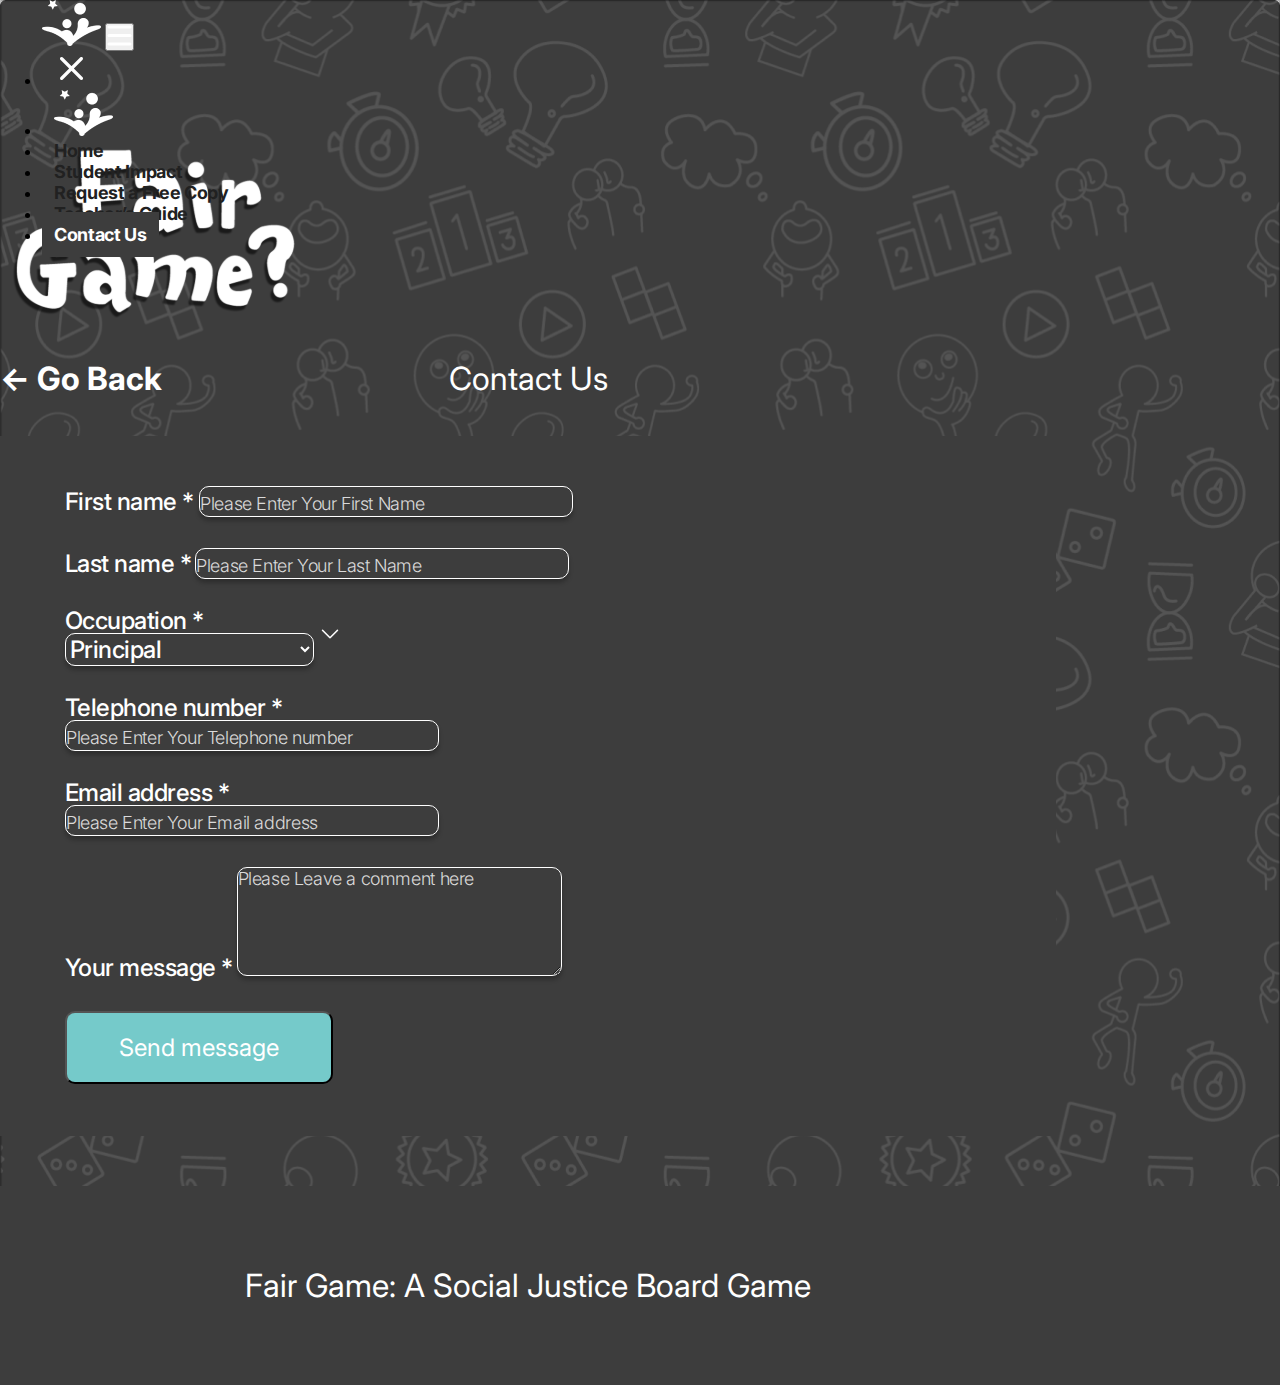
<file: contact.html>
<!DOCTYPE html>
<html lang="en">
  <head>
    <meta charset="UTF-8" />
    <meta name="viewport" content="width=device-width, initial-scale=1.0" />
    <!--logo in title-->
    <link
      rel="icon"
      href="images/white YEP white 3 (1).png"
      type="image/icon type"
    />
    <title>Contact Us - Final</title>
    <!-- Bootstrap CSS -->
    <link
      href="https://cdn.jsdelivr.net/npm/bootstrap@5.0.2/dist/css/bootstrap.min.css"
      rel="stylesheet"
      integrity="sha384-EVSTQN3/azprG1Anm3QDgpJLIm9Nao0Yz1ztcQTwFspd3yD65VohhpuuCOmLASjC"
      crossorigin="anonymous"
    />
    <!-- Custom CSS -->
    <link rel="stylesheet" href="css/style.css" />
  </head>
  <body class="position-relative branch_page">
    <!--header-->
    <header class="branch_header position-relative">
      <div class="branch-overlay position-absolute top-0 w-100 h-100"></div>
      <nav class="navbar navbar-expand-lg navbar-light">
        <div class="container-fluid">
          <a class="navbar-brand" href="index.html"
            ><img
              src="images/white YEP white 3 (1).png"
              class="img-fluid"
              alt=""
          /></a>
          <button class="bg-transparent border-0 d-block d-lg-none navbar-btn">
            <img src="images/menuwhite.svg" class="img-fluid" alt="" />
          </button>
          <div class="navbar-menu">
            <ul class="navbar-nav ms-auto mb-2 mb-lg-0">
              <li
                class="nav-item navbar-close text-end w-auto d-lg-none"
                role="button"
              >
                <span class="nav-link"
                  ><img src="images/closemenu.png" alt=""
                /></span>
              </li>
              <li
                class="nav-item d-block d-lg-none text-center nav-logo"
                role="button"
              >
                <a href="index.html" class="nav-link"
                  ><img src="images/white YEP white 3 (1).png" alt=""
                /></a>
              </li>
              <li class="nav-item text-center">
                <a class="nav-link" href="index.html">Home</a>
              </li>
              <li class="nav-item text-center">
                <a class="nav-link" href="studentimpact.html">Student Impact</a>
              </li>
              <li class="nav-item text-center">
                <a class="nav-link" href="request.html">Request a Free Copy</a>
              </li>
              <li class="nav-item text-center">
                <a class="nav-link" href="guide.html">Teacher’s Guide</a>
              </li>
              <li class="nav-item text-center">
                <a class="nav-link active" href="contact.html">Contact Us</a>
              </li>
            </ul>
          </div>
        </div>
      </nav>
    </header>
    <div class="rest-page position-relative">
      <div class="branch_hero container">
        <div class="branch_hero_img text-center">
          <img src="images/branch_hero.svg" class="img-fluid" alt="" />
        </div>
        <div class="sub_header container position-relative">
          <a href="index.html" class="backLink"><- Go Back</a>
          <a class="secondLink">Contact Us</a>
        </div>
      </div>
      <!--Cards Section-->
      <div class="position-relative">
        <div class="container">
          <div class="branch_content contact_content sm-page">
            <form id="myFormContact" action="https://script.google.com/macros/s/AKfycbwxOwCkttIkM5Bg-0Ei4zZUhr-2Q4a9r8pBQAoIVsFgokhlCnS5YUzIfmTw7P6FRk7X/exec" method="post" class="mx-auto">
              <div>
                <label for="firstname" class="form-label">First name * </label>
                <input
                  type="text"
                  placeholder="Please Enter Your First Name"
                  class="form-control"
                  name="ContactFirstName"
                  id="firstname"
                />
              </div>
              <div>
                <label for="lastname" class="form-label">Last name *</label>
                <input
                  type="text"
                  placeholder="Please Enter Your Last Name"
                  class="form-control"
                  name="ContactLastName"
                  id="lastname"
                />
              </div>
              <div>
                <label for="myQuestions" class="form-label">Occupation *</label>
                <div id="myQuestions" class="select-options position-relative">
                  <select id="ContactQuestionOptions" class="form-control" name="ContactOccupation">
                    <option class="default-label" value="Principal" selected>
                      Principal
                    </option>
                    <option value="Teacher">Teacher</option>
                    <option value="Course Administrator">
                      Course Administrator
                    </option>
                    <option value="Other">Other</option>
                  </select>
                  <img
                    src="images/down-arrow.png"
                    class="drop-arrow position-absolute"
                    alt=""
                  />
                </div>
                <div id="myAnswersContact" class="col-xs-12">
                </div>
              </div>
              <div>
                <label for="phone" class="form-label">Telephone number *</label>
                <input
                  type="text"
                  placeholder="Please Enter Your Telephone number"
                  class="form-control"
                  name="ContactTelephoneNumber"
                  id="phone"
                />
              </div>
              <div>
                <label for="emailaddress" class="form-label"
                  >Email address *</label
                >
                <input
                  type="email"
                  placeholder="Please Enter Your Email address"
                  class="form-control"
                  name="ContactEmailAddress"
                  id="emailaddress"
                />
              </div>
              <div>
                <label for="floatingTextarea" class="form-label"
                  >Your message *</label
                >
                <textarea
                  class="form-control"
                  placeholder="Please Leave a comment here"
                  name="ContactComment"
                  id="floatingTextarea"
                ></textarea>
              </div>
              <button type="submit" class="main-btn mx-auto border-0">
                Send message
              </button>
            </form>
          </div>
        </div>
      </div>
      <div class="branch-footer">
        <div class="container">
          <h2>Fair Game: A Social Justice Board Game</h2>
        </div>
      </div>
    </div>
    <!--Jquery-->
    <script src="https://code.jquery.com/jquery-3.7.1.min.js"></script>
    <!--Separate Popper and Bootstrap JS -->
    <script src="https://cdn.jsdelivr.net/npm/@popperjs/core@2.9.2/dist/umd/popper.min.js"></script>
    <script src="https://cdn.jsdelivr.net/npm/bootstrap@5.0.2/dist/js/bootstrap.min.js"></script>
    <!--custom js-->
    <script src="js/script.js"></script>
    <script>
          $('#ContactQuestionOptions').change(function () {
            var selectedValue = $(this).val();
          
            if (selectedValue === "Other") {
              // Create a new input element
              var input = $("<input>");
          
              // Set the input attributes
              input.attr("type", "text");
              input.attr("id", "ContactinputForOther");
              input.attr("name", "ContactOccupationOther");
              input.attr("placeholder", "Please Enter Your Occupation");
              input.addClass("form-control");
          
              // Append the input element to the div
              $('#myAnswersContact').append(input);
            } else {
              // Remove the input element if it exists
              $('#inputForOther').remove();
            }
          });
          document.getElementById("myFormContact").addEventListener("submit", function(event) {
          event.preventDefault();

          var firstName = document.getElementById("firstname").value;
          var lastName = document.getElementById("lastname").value;
          var occupation = document.getElementById("ContactQuestionOptions").value;
          var OtherOccupation = document.getElementById("ContactinputForOther")? document.getElementById("ContactinputForOther").value : "";
          var telephoneNumber = document.getElementById("phone").value;
          var emailAddress = document.getElementById("emailaddress").value;
          var reasonOfInterest = document.getElementById("floatingTextarea").value;

          if (
            firstName === "" ||
            lastName === "" ||
            occupation === "" ||
            telephoneNumber === "" ||
            emailAddress === "" ||
            reasonOfInterest === ""
          ) {
            alert("Please fill in all required fields.");
            return;
          }

          if (occupation === "Other" && OtherOccupation === "") {
            alert("Please enter your occupation.");
            return;
          }

          var formData = new FormData(document.getElementById("myFormContact"));

          fetch("https://script.google.com/macros/s/AKfycbwxOwCkttIkM5Bg-0Ei4zZUhr-2Q4a9r8pBQAoIVsFgokhlCnS5YUzIfmTw7P6FRk7X/exec", {
            method: "POST",
            body: formData
          })
        .then(response => response.text())
        .then(data => {
            if (data === "Form submitted successfully") {
              alert("Form submitted successfully.");
            } else {
              alert("Form submitted successfully.");
            }
          })
        .catch(error => {
            alert("Form submitted successfully.");
          });
        });
    </script>
  </body>
</html>
</file>
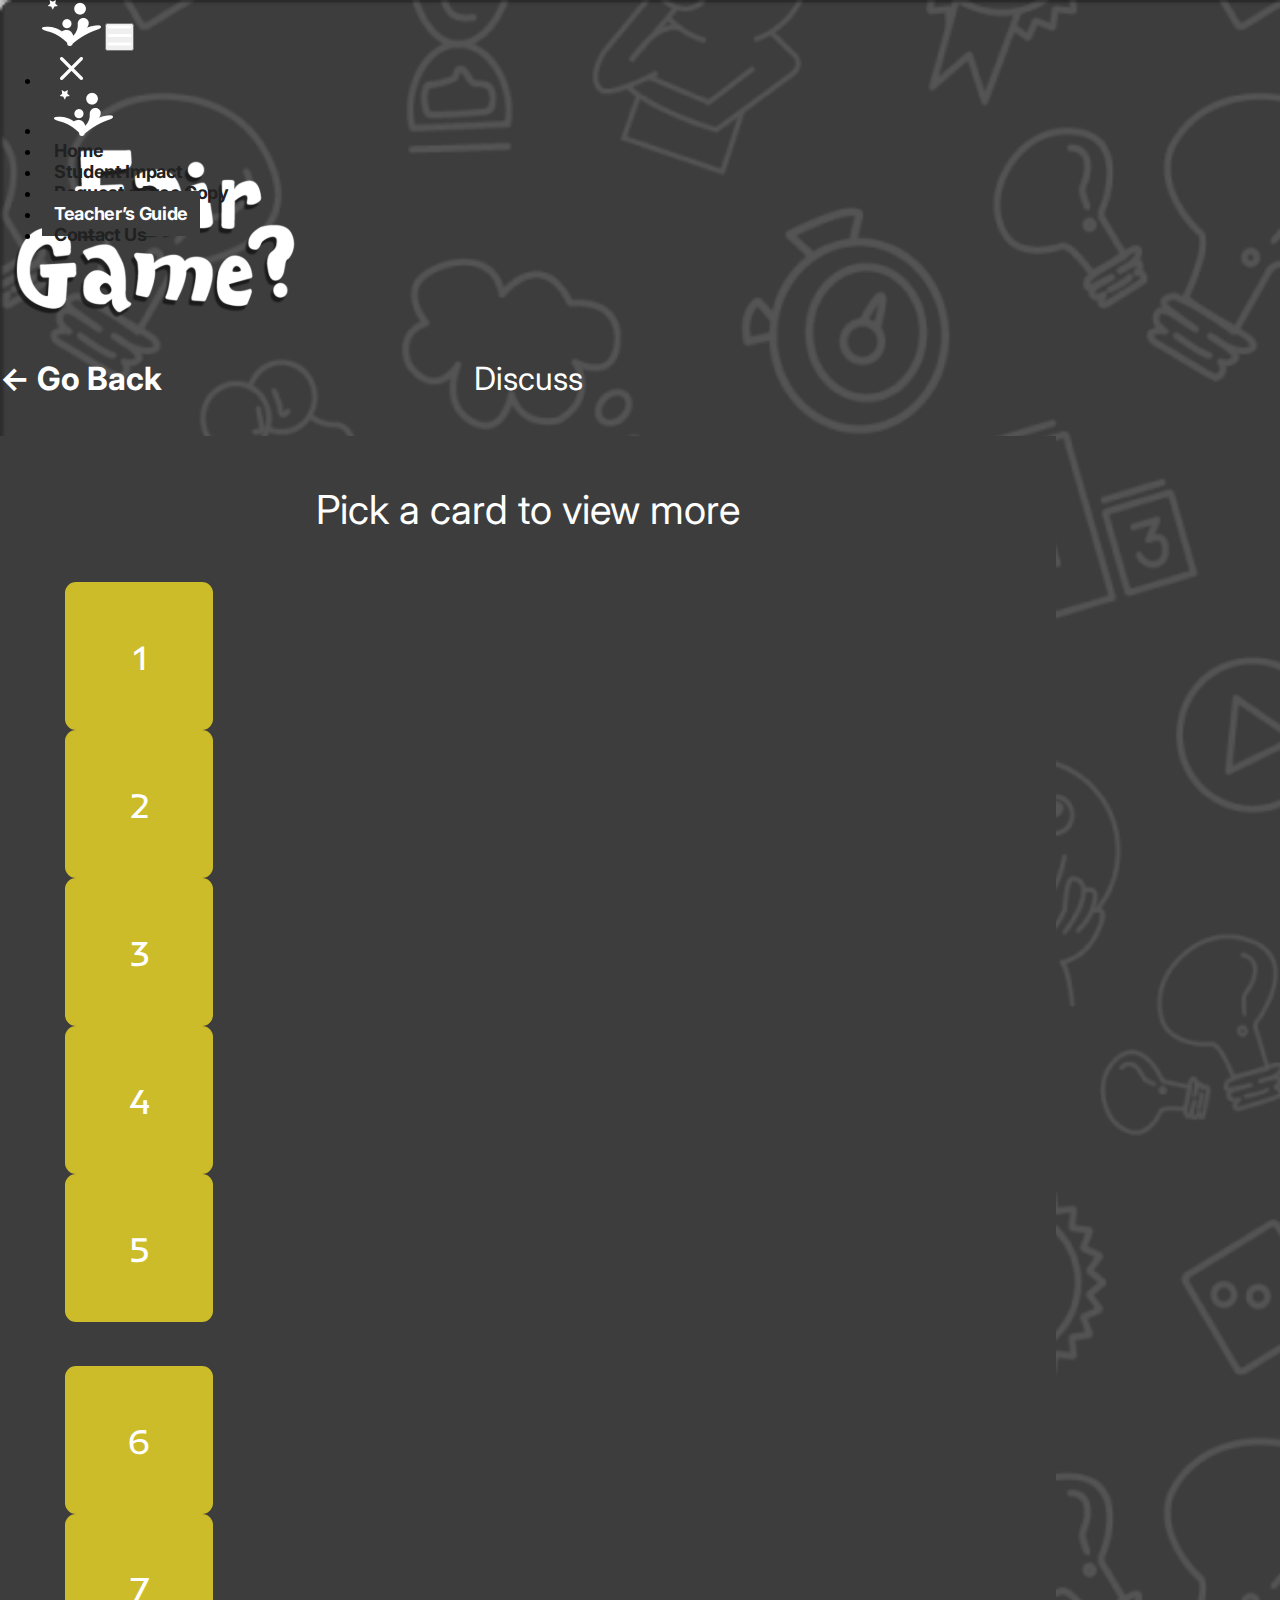
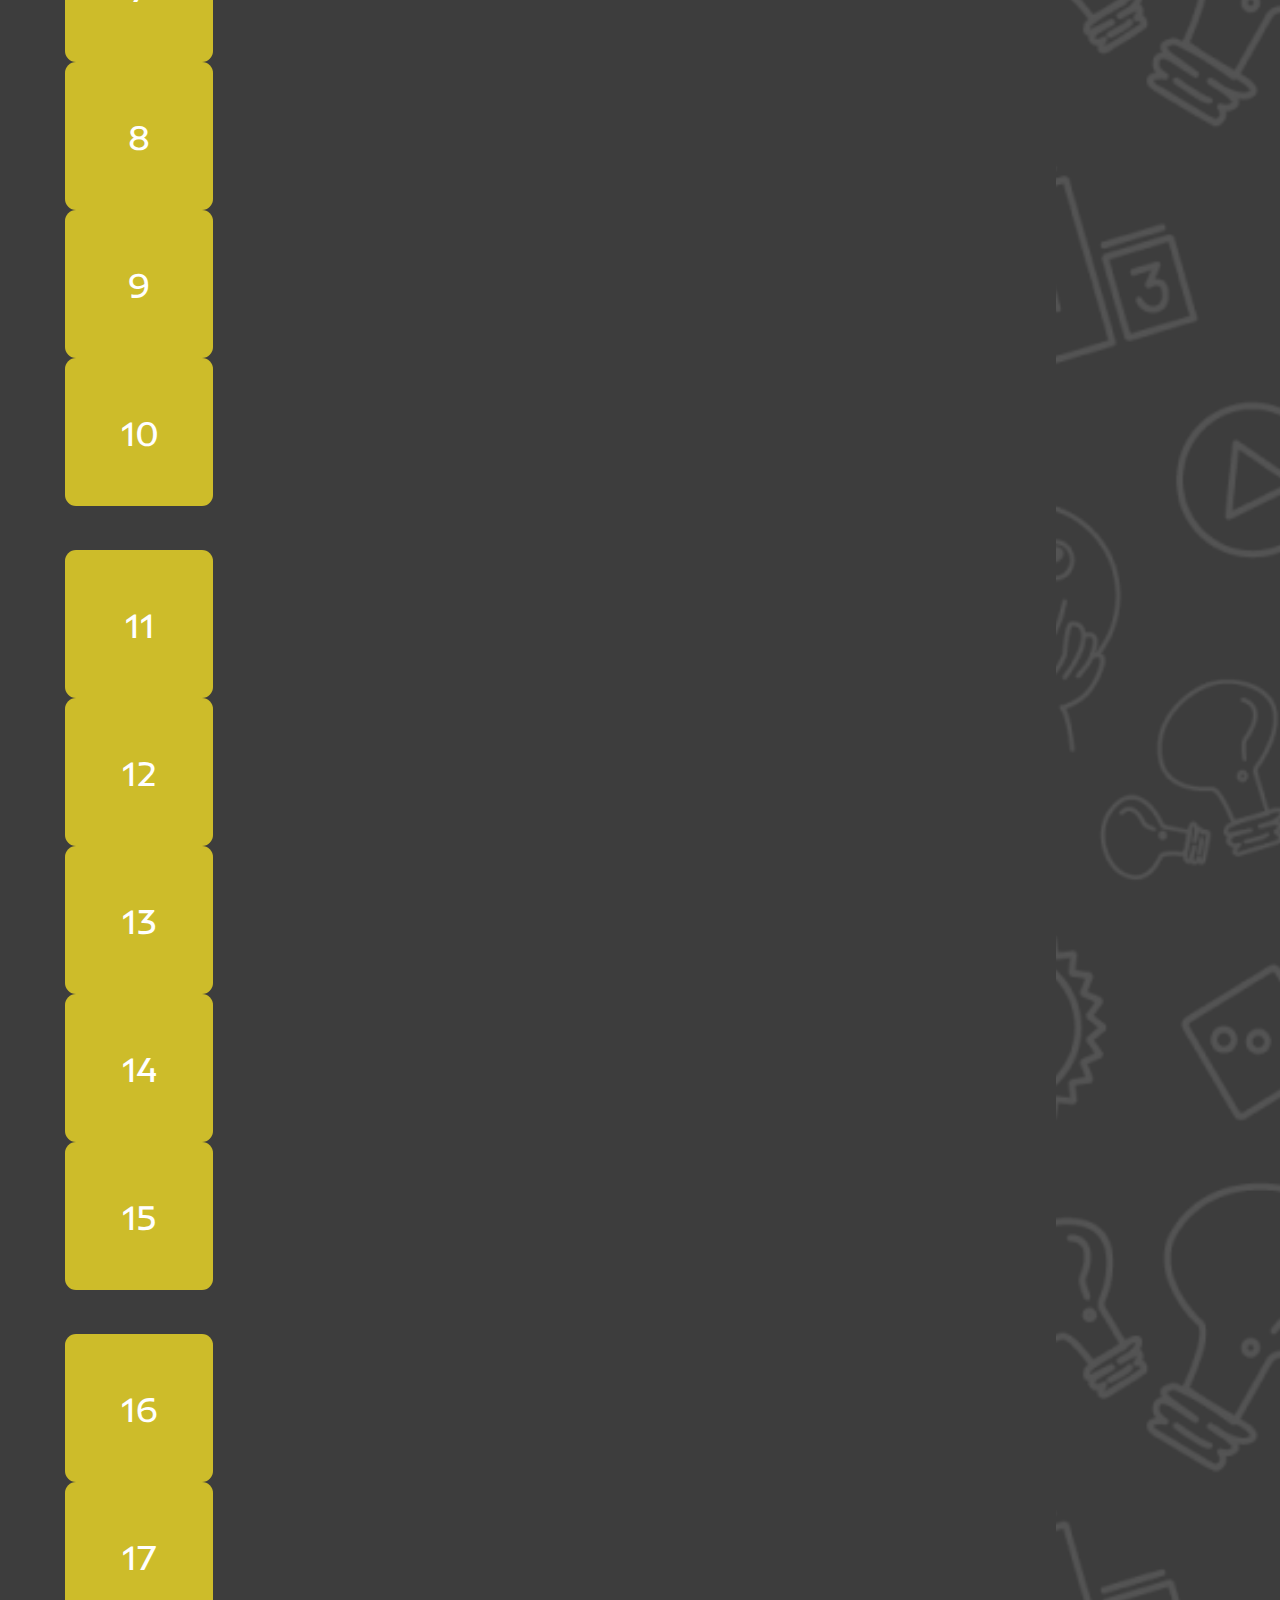
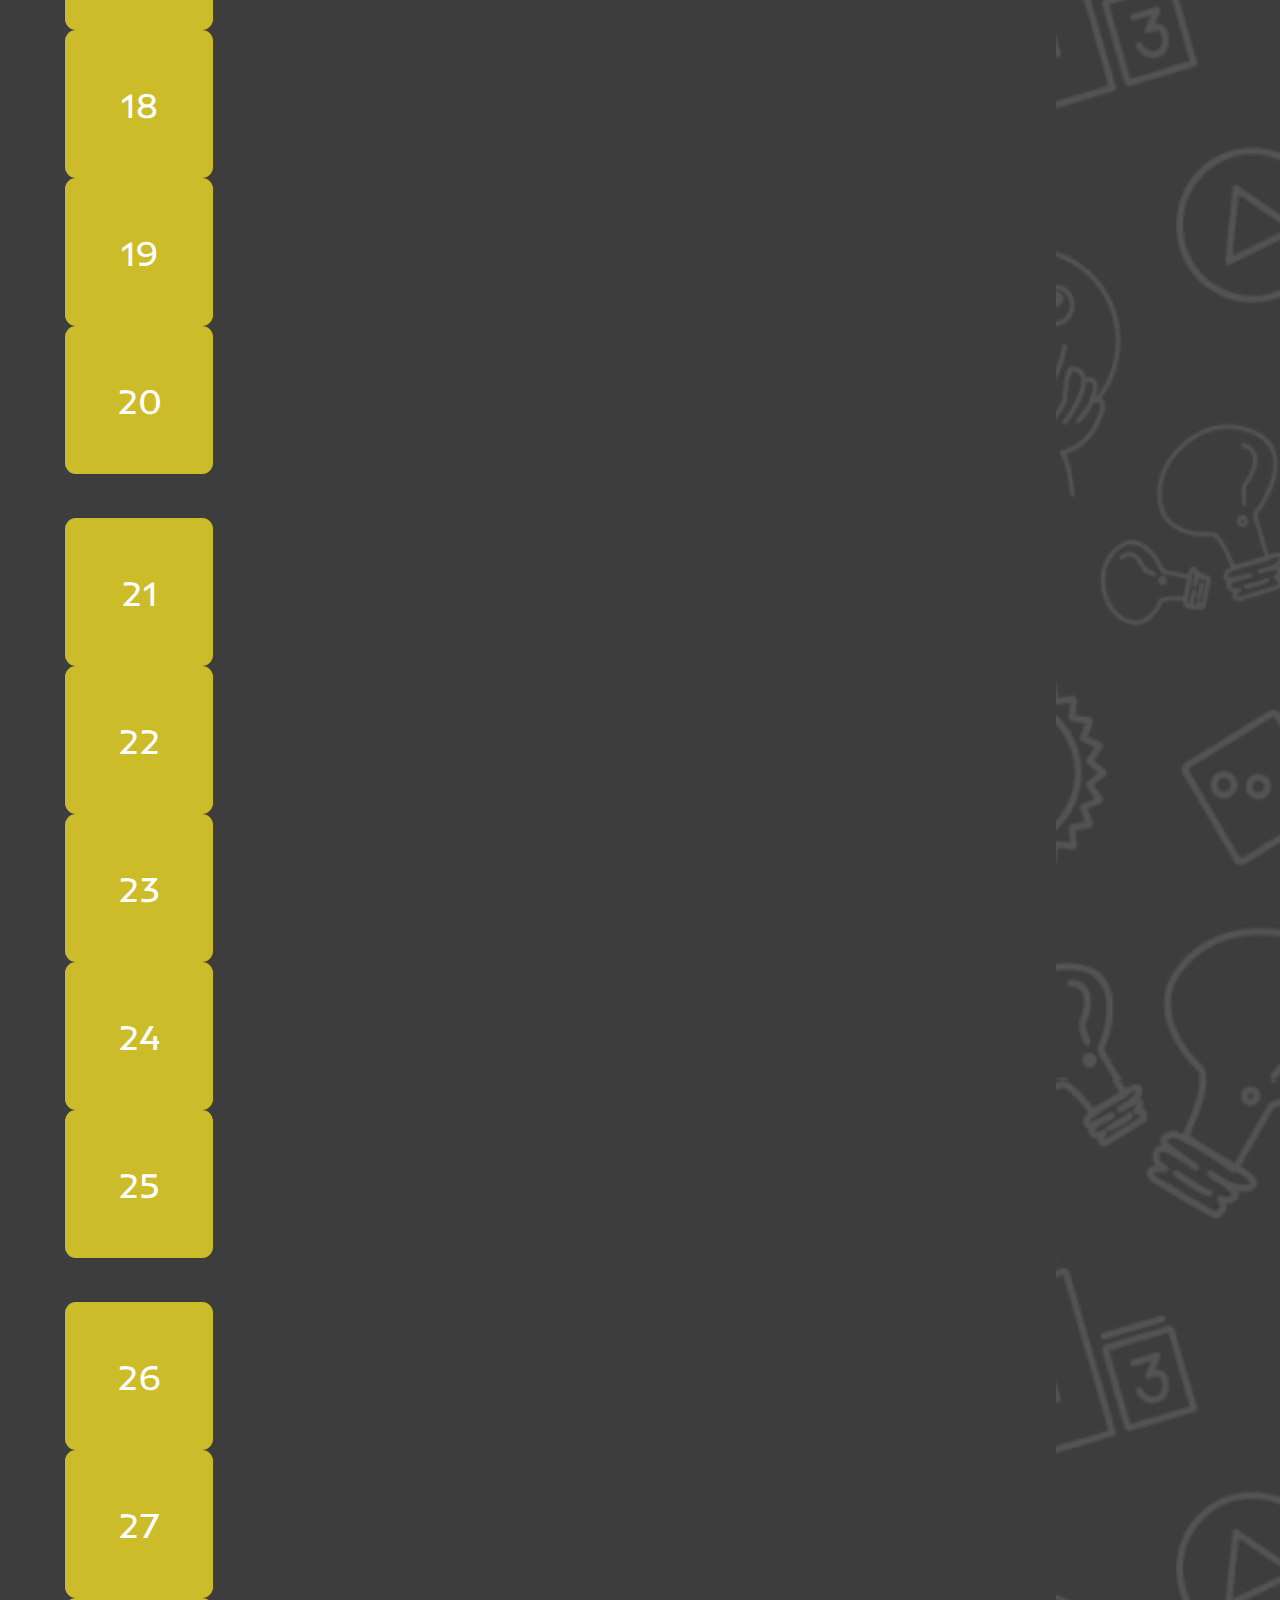
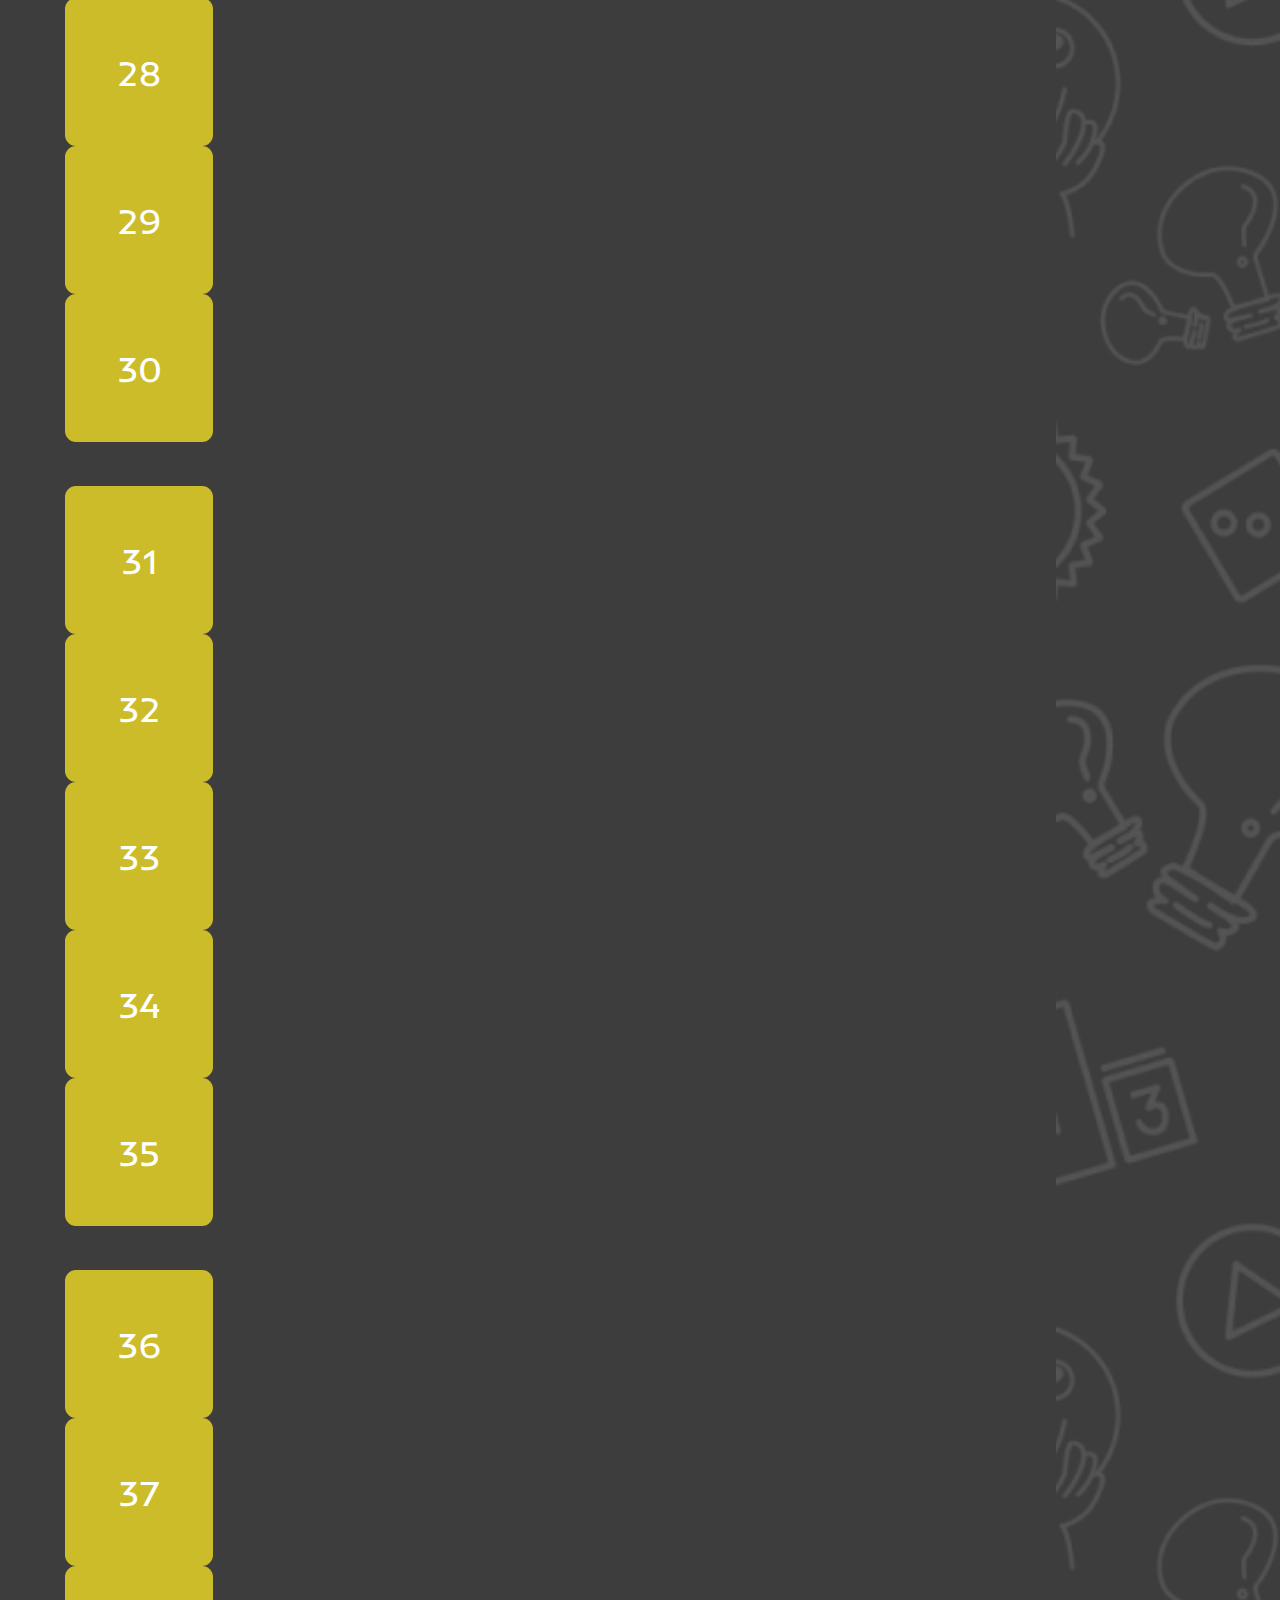
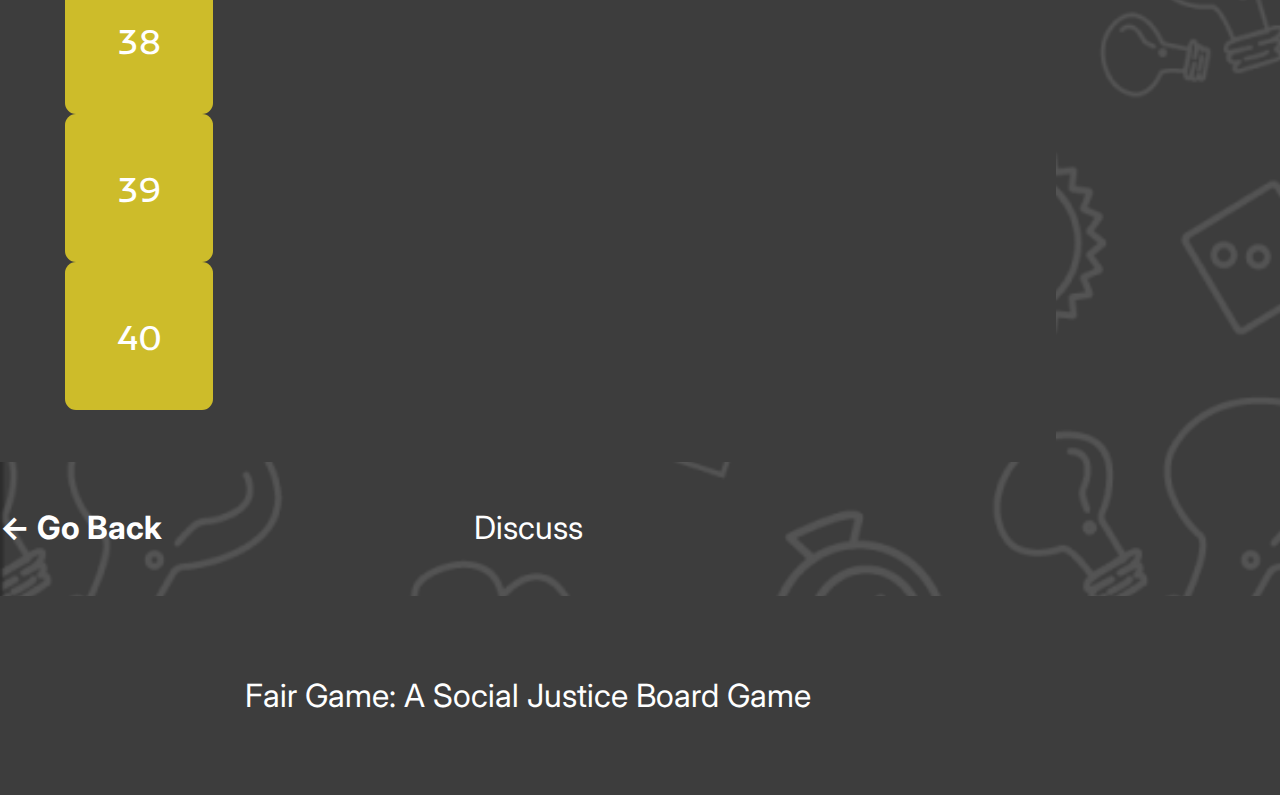
<file: discuss.html>
<!DOCTYPE html>
<html lang="en">
  <head>
    <meta charset="UTF-8" />
    <meta name="viewport" content="width=device-width, initial-scale=1.0" />
    <!--logo in title-->
    <link
      rel="icon"
      href="images/white YEP white 3 (1).png"
      type="image/icon type"
    />
    <title>Discuss - Final</title>
    <!-- Bootstrap CSS -->
    <link
      href="https://cdn.jsdelivr.net/npm/bootstrap@5.0.2/dist/css/bootstrap.min.css"
      rel="stylesheet"
      integrity="sha384-EVSTQN3/azprG1Anm3QDgpJLIm9Nao0Yz1ztcQTwFspd3yD65VohhpuuCOmLASjC"
      crossorigin="anonymous"
    />
    <!-- Custom CSS -->
    <link rel="stylesheet" href="css/style.css" />
  </head>
  <body class="position-relative branch_page">
    <!--header-->
    <header class="branch_header position-relative">
      <div class="branch-overlay position-absolute top-0 w-100 h-100"></div>
      <nav class="navbar navbar-expand-lg navbar-light">
        <div class="container-fluid">
          <a class="navbar-brand" href="index.html"
            ><img
              src="images/white YEP white 3 (1).png"
              class="img-fluid"
              alt=""
          /></a>
          <button class="bg-transparent border-0 d-block d-lg-none navbar-btn">
            <img src="images/menuwhite.svg" class="img-fluid" alt="" />
          </button>
          <div class="navbar-menu">
            <ul class="navbar-nav ms-auto mb-2 mb-lg-0">
              <li
                class="nav-item navbar-close text-end w-auto d-lg-none"
                role="button"
              >
                <span class="nav-link"
                  ><img src="images/closemenu.png" alt=""
                /></span>
              </li>
              <li
                class="nav-item d-block d-lg-none text-center nav-logo"
                role="button"
              >
                <a href="index.html" class="nav-link"
                  ><img src="images/white YEP white 3 (1).png" alt=""
                /></a>
              </li>
              <li class="nav-item text-center">
                <a class="nav-link" href="index.html">Home</a>
              </li>
              <li class="nav-item text-center">
                <a class="nav-link" href="studentimpact.html">Student Impact</a>
              </li>
              <li class="nav-item text-center">
                <a class="nav-link" href="request.html">Request a Free Copy</a>
              </li>
              <li class="nav-item text-center">
                <a class="nav-link active" href="guide.html">Teacher’s Guide</a>
              </li>
              <li class="nav-item text-center">
                <a class="nav-link" href="contact.html">Contact Us</a>
              </li>
            </ul>
          </div>
        </div>
      </nav>
    </header>
    <div class="rest-page position-relative">
      <div class="branch_hero container">
        <div class="branch_hero_img text-center">
          <img src="images/branch_hero.svg" class="img-fluid" alt="" />
        </div>
        <div class="sub_header container position-relative">
          <a href="guide.html" class="backLink"><- Go Back</a>
          <a class="secondLink">Discuss</a>
        </div>
      </div>
      <!--Cards Section-->
      <div class="position-relative">
        <div class="container">
          <div class="branch_content pick_content discuss-cards">
            <h2 class="chaged-title">Pick a card to view more</h2>
            <div class="row d-flex justify-content-between card-row">
              <div class="col-2 card-btn" data-filter="1">1</div>
              <div class="col-2 card-btn" data-filter="2">2</div>
              <div class="col-2 card-btn" data-filter="3">3</div>
              <div class="col-2 card-btn" data-filter="4">4</div>
              <div class="col-2 card-btn" data-filter="5">5</div>
            </div>
            <div class="row cart-text-row">
              <div class="col-12 card-box 1 px-0">
                <div class="card-text">
                  <h5>Key Takeaway(s):</h5>
                  <ul>
                    <li>
                      A common microaggression and stereotype towards Asians is the idea that they all “look the same.” It is important to emphasize in the conversation that Anna’s emotions may be coming from a place where she experiences this all the time.
                    </li>
                  </ul>
                  <h5>Discussion idea(s): </h5>
                  <ul>
                    <li>
                      Try and promote empathy here, by asking how students would feel if they were Anna and if people often didn’t pay attention to the details of who you are as a person
                    </li>
                  </ul>
                  <h5>Sample prompts:</h5>
                  <ul>
                    <li>How would you feel if someone assumed something incorrectly about you?</li>
                  </ul>
                  <h5>Key words:<span> Microagression, assumption</span></h5>
                </div>
              </div>
              <div class="col-12 card-box 2 px-0">
                <div class="card-text">
                  <h5>Key Takeaway(s):</h5>
                  <ul>
                    <li>
                      Multicultural and multi-racial relationships always take work and there will likely always be disagreements. Disagreements are not wrong to have, it just means that people are different and value different aspects of life.
                    </li>
                  </ul>
                  <h5>Discussion idea(s): </h5>
                  <ul>
                    <li>
                      Acknowledging that many people live a way of life which integrates multiple cultures, and how we can integrate other cultures into our lives. 
                    </li>
                  </ul>
                  <h5>Sample prompts:</h5>
                  <ul>
                    <li>Is it right for Albert to want his wife and two kids to embrace his christian holiday? </li>
                    <li>
                      What might be the emotions that come with Christmas that Albert is trying to share with his family (excitement, joy, giving spirit, deep love and affection)?
                    </li>
                    <li>
                      Are there other ways for him to share those emotions with them?
                    </li>
                  </ul>
                  <h5>Key words:<span> Multiculturalism, religion, acceptance</span></h5>
                </div>
              </div>
              <div class="col-12 card-box 3 px-0">
                <div class="card-text">
                  <h5>Key Takeaway(s):</h5>
                  <ul>
                    <li>
                      The coaches need to respect Mark's religious beliefs, and also for Mark to consider the obligations to his team. The debate should focus on which one takes  priority
                    </li>
                  </ul>
                  <h5>Discussion idea(s): </h5>
                  <ul>
                    <li>
                      Discuss the obligations of the coach to his players, and the players to their team. Discuss religious holidays, and their cultural importance. 
                    </li>
                  </ul>
                  <h5>Sample prompts:</h5>
                  <ul>
                    <li>Should someone be reprimanded  for respecting their family’s traditions? </li>
                    <li>
                      What is the difference between a holiday that someone has the right to miss work, school, and extracurricular activities for and what is an example of a holiday that is not? (Religious holidays are acceptable, a general public holiday like halloween is not)
                    </li>
                    <li>
                      What do you think about the fact that some holidays, like Christmas, are automatically given as a “day off” for everyone, and others like Islamic or Jewish holidays need to be requested?
                    </li>
                  </ul>
                  <h5>Key words:<span> Religion, rights, responsibility </span></h5>
                </div>
              </div>
              <div class="col-12 card-box 4 px-0">
                <div class="card-text">
                  <h5>Key Takeaway(s):</h5>
                  <ul>
                    <li>
                      It is important to note that this scenario exists today in many “post-colonized” countries, not necessarily with their bank notes, but with a variety of upheld political systems, conditions, ideas and traditions that can be traced back to the colonizing country
                    </li>
                  </ul>
                  <h5>Discussion idea(s): </h5>
                  <ul>
                    <li>
                      Focus on how it happened, and what are the consequences. Should the money be changed to have local people on it.
                    </li>
                  </ul>
                  <h5>Sample prompts:</h5>
                  <ul>
                    <li>Do you think that seeing the colonizer King’s face often (because it is on money) might affect the people of the country. If the answer is yes, ask: How they think it might affect the people of the country? </li>
                  </ul>
                  <h5>Key words:<span> Colony, colonizer, royalty, opression</span></h5>
                </div>
              </div>
              <div class="col-12 card-box 5 px-0">
                <div class="card-text">
                  <h5>Key Takeaway(s):</h5>
                  <ul>
                    <li>
                      Be mindful of the fact that in many cultures, having a respect for parents and elders is emphasized and the approach to sharing a disagreement may look different (some may be more passive, some more upfront, some less confrontational) depending on someone’s cultural upbringing. 
                    </li>
                  </ul>
                  <h5>Discussion idea(s): </h5>
                  <ul>
                    <li>
                      Focus on family and individuality. 
                    </li>
                    <li>
                      Interesting fact: Article 14 of the UNCRC (United Nations convention on the rights of the child)  says that children and young people are free to be of any or no religion.   
                    </li>
                  </ul>
                  <h5>Sample prompts:</h5>
                  <ul>
                    <li>If you disagree with your parents, how might you discuss it with them?</li>
                  </ul>
                  <h5>Key words:<span> Individuality, freedom, choice, values</span></h5>
                </div>
              </div>
            </div>
            <div class="row d-flex justify-content-between card-row">
              <div class="col-2 card-btn" data-filter="6">6</div>
              <div class="col-2 card-btn" data-filter="7">7</div>
              <div class="col-2 card-btn" data-filter="8">8</div>
              <div class="col-2 card-btn" data-filter="9">9</div>
              <div class="col-2 card-btn" data-filter="10">10</div>
            </div>
            <div class="row cart-text-row">
              <div class="col-12 card-box 6 px-0">
                <div class="card-text">
                  <h5>Key Takeaway(s):</h5>
                  <ul>
                    <li>
                      For many cultures, food is an intrinsic part of family bonds. Comments which isolate and shame a child who receives a cultural lunch from a parent can not only make them feel ashamed of their culture, instead of feeling appreciation, honour, and pride.
                    </li>
                  </ul>
                  <h5>Discussion idea(s): </h5>
                  <ul>
                    <li>
                      The idea that people should be able to eat culturally relevant foods, and that others can also be offended by scent. Many schools limit scents and foods (such as peanuts)
                    </li>
                  </ul>
                  <h5>Sample prompts:</h5>
                  <ul>
                    <li>Do students have the right to eat anything in schools regardless of aroma or scent? </li>
                    <li>
                      How can we replace judgement with curiosity, when we face something new that at first seems strange to us?
                    </li>
                  </ul>
                  <h5>Key words:<span> Scents, allergies, cultural, bullying, isolation</span></h5>
                </div>
              </div>
              <div class="col-12 card-box 7 px-0">
                <div class="card-text">
                  <h5>Key Takeaway(s):</h5>
                  <ul>
                    <li>
                      Being accepting of religious and cultural differences is important.
                    </li>
                  </ul>
                  <h5>Discussion idea(s): </h5>
                  <ul>
                    <li>
                      It is important for friends to accommodate each other. This scenario friends can accommodate Samara, or she can accommodate her friends. Focus on which party should be accommodating. 
                    </li>
                  </ul>
                  <h5>Sample prompts:</h5>
                  <ul>
                    <li>Do the needs of the few supersede the needs of the many? </li>
                    <li>
                      Should Samara get her own pizza/slice?
                    </li>
                  </ul>
                  <h5>Key words:<span> religion, dietary restrictions, accommodation, allyship</span></h5>
                </div>
              </div>
              <div class="col-12 card-box 8 px-0">
                <div class="card-text">
                  <h5>Key Takeaway(s):</h5>
                  <ul>
                    <li>
                      A common microaggression towards the Muslim and Sikh community, is the idea that the people “are all the same”. 
                    </li>
                  </ul>
                  <h5>Discussion idea(s): </h5>
                  <ul>
                    <li>
                      It important to know and acknowledge the differences between religions
                    </li>
                  </ul>
                  <h5>Sample prompts:</h5>
                  <ul>
                    <li>Why is it important to get to know a person as an individual? Why is it important to learn about a religion from a person who is in it, instead of making assumptions?</li>
                  </ul>
                  <h5>Key words:<span> Religion. Differences, respect</span></h5>
                </div>
              </div>
              <div class="col-12 card-box 9 px-0">
                <div class="card-text">
                  <h5>Key Takeaway(s):</h5>
                  <ul>
                    <li>
                      For many religions, prayer is a sacred ritual. Some people in some religions might invite an observer while they are in prayer, but others might believe that prayer is a private moment. 
                    </li>
                  </ul>
                  <h5>Discussion idea(s): </h5>
                  <ul>
                    <li>
                      Here the emphasis should be on the idea of consent and how to appropriately learn about someone's religion.
                    </li>
                  </ul>
                  <h5>Sample prompts:</h5>
                  <ul>
                    <li>Why is it important to be respectful about someone’s religion? </li>
                    <li>
                      What are examples of respectful behaviour when learning about someone's religion?
                    </li>
                  </ul>
                  <h5>Key words:<span> Respect, privacy, consent</span></h5>
                </div>
              </div>
              <div class="col-12 card-box 10 px-0">
                <div class="card-text">
                  <h5>Key Takeaway(s):</h5>
                  <ul>
                    <li>
                      This is an example of cultural appropriation. Cultural appropriation: when someone of a majority group adopts cultural aspects of a minority group in a way that is disrespectful, stereotypical, or that exploits the minority group. 
                    </li>
                    <li>
                      Explain this definition, and explain what each word means in a way that a child might be able to relate to it.
                    </li>
                  </ul>
                  <h5>Discussion idea(s): </h5>
                  <ul>
                    <li>
                      The discussion should focus around cultural appropriation and awareness of cultural traditions. Discuss what is and isn't acceptable when using or embracing parts of different cultures. 
                    </li>
                  </ul>
                  <h5>Sample prompts:</h5>
                  <ul>
                    <li>Why might it be disrespectful for someone who does not participate in the religion or traditions, to wear a bindi for style alone?</li>
                  </ul>
                  <h5>Key words:<span> Cultural appropriation, appreciation, respect, majority, minority </span></h5>
                </div>
              </div>
            </div>
            <div class="row d-flex justify-content-between card-row">
              <div class="col-2 card-btn" data-filter="11">11</div>
              <div class="col-2 card-btn" data-filter="12">12</div>
              <div class="col-2 card-btn" data-filter="13">13</div>
              <div class="col-2 card-btn" data-filter="14">14</div>
              <div class="col-2 card-btn" data-filter="15">15</div>
            </div>
            <div class="row cart-text-row">
              <div class="col-12 card-box 11 px-0">
                <div class="card-text">
                  <h5>Key Takeaway(s):</h5>
                  <ul>
                    <li>
                      In Canada, Religious dress and grooming must be accommodated unless it might cause harm or unnecessary hardship. It is a protected human right in Canada. </li>
                  </ul>
                  <h5>Discussion idea(s): </h5>
                  <ul>
                    <li>
                      Focus on human rights
                    </li>
                  </ul>
                  <h5>Sample prompts:</h5>
                  <ul>
                    <li>If you were Felix, what are some ideas that you could suggest to Ahmed instead of asking him to shave his beard? </li>
                    <li>How would you word the conversation so that it was respectful of Ahmed’s culture/religion?</li>
                  </ul>
                  <h5>Key words:<span> Human rights, freedom</span></h5>
                </div>
              </div>
              <div class="col-12 card-box 12 px-0">
                <div class="card-text">
                  <h5>Key Takeaway(s):</h5>
                  <ul>
                    <li>
                      It might be good to introduce the term ableism. Here, the scenario is pretty straight forward, and most youth likely will be able to ‘put two and two together’ and understand that it isn’t nice that Kingston has been sitting on the side. A key learning is that excluding others based on ability is wrong.
                    </li>
                  </ul>
                  <h5>Discussion idea(s): </h5>
                  <ul>
                    <li>
                      The discussion should focus around ableism and inclusion.
                    </li>
                  </ul>
                  <h5>Sample prompts:</h5>
                  <ul>
                    <li>Why is it important to include those who are differently abled? How can we create opportunities for everyone to participate?</li>
                  </ul>
                  <h5>Key words:<span> ableism, inclusion, ally</span></h5>
                </div>
              </div>
              <div class="col-12 card-box 13 px-0">
                <div class="card-text">
                  <h5>Key Takeaway(s):</h5>
                  <ul>
                    <li>
                      It is important that when supporting someone with a disability, we allow them to lead by indicating where and when the support is needed, so that we are not undermining someone’s self-autonomy and capacity for self-support.
                    </li>
                  </ul>
                  <h5>Discussion idea(s): </h5>
                  <ul>
                    <li>
                      Focus on helping others, and when you should or shouldn't. Is consent required?
                    </li>
                  </ul>
                  <h5>Sample prompts:</h5>
                  <ul>
                    <li>
                      How might it be frustrating for a person with a disability to receive unsolicited help? How should his classmates offer help? If someone is unable to ask for help, should you help them?
                    </li>
                  </ul>
                  <h5>Key words:<span> Differently abled, disability, ally, saviour </span></h5>
                </div>
              </div>
              <div class="col-12 card-box 14 px-0">
                <div class="card-text">
                  <h5>Key Takeaway(s):</h5>
                  <ul>
                    <li>
                      There are several ways that someone who is part of the deaf community might choose to communicate with people and several factors that might go into that choice, including personal preference, or comfort. It is important to defer to a deaf person concerning their choice of expression and communication. 
                    </li>
                  </ul>
                  <h5>Discussion idea(s): </h5>
                  <ul>
                    <li>
                      Is it appropriate to say something like this, and why or why not. 
                    </li>
                  </ul>
                  <h5>Sample prompts:</h5>
                  <ul>
                    <li>Do you think that the cashier really thinks it would have been easier for Marta to read lips, or does he really mean that it would have been easier for him?</li>
                    <li>
                      How else could they have communicated?
                    </li>
                  </ul>
                  <h5>Key words:<span> microaggression, ableism</span></h5>
                </div>
              </div>
              <div class="col-12 card-box 15 px-0">
                <div class="card-text">
                  <h5>Key Takeaway(s):</h5>
                  <ul>
                    <li>
                      The socioeconomic differences between people, and how not everyone has equal access to goods and services. It is unfair to bully someone for their family's socioeconomic status.
                    </li>
                  </ul>
                  <h5>Discussion idea(s): </h5>
                  <ul>
                    <li>
                      This discussion should focus around different socio economic backgrounds and the understanding that not everyone has the same means. Stress the importance of kids accepting others regardless of their families resources. 
                    </li>
                  </ul>
                  <h5>Sample prompts:</h5>
                  <ul>
                    <li>Do you think we all come to school with equal resources from home (meaning an equal amount of emotional support, financial support, familial support etc)?</li>
                    <li>
                      What is an ally? 
                    </li>
                    <li>
                      What does being an ally look like? What is privilege and what does it look like in this scenario?
                    </li>
                  </ul>
                  <h5>Key words:<span> Privilege, poverty, ally</span></h5>
                </div>
              </div>
            </div>
            <div class="row d-flex justify-content-between card-row">
              <div class="col-2 card-btn" data-filter="16">16</div>
              <div class="col-2 card-btn" data-filter="17">17</div>
              <div class="col-2 card-btn" data-filter="18">18</div>
              <div class="col-2 card-btn" data-filter="19">19</div>
              <div class="col-2 card-btn" data-filter="20">20</div>
            </div>
            <div class="row cart-text-row">
              <div class="col-12 card-box 16 px-0">
                <div class="card-text">
                  <h5>Key Takeaway(s):</h5>
                  <ul>
                    <li>
                      This is a very common reality for many kids who grow up with a socio-economic disadvantage. In many cultures, it is expected that kids respect their parents by helping with family priorities. 
                    </li>
                    <li>
                      Though it is illegal for a child to work at a legal place of employment, this situation still happens when families are forced to survive with little financial resources.                     </li>
                  </ul>
                  <h5>Discussion idea(s): </h5>
                  <ul>
                    <li>
                      Focus on responsibility to school and to family.
                    </li>
                  </ul>
                  <h5>Sample prompts:</h5>
                  <ul>
                    <li>How can the community support Khai’s family at this time?</li>
                  </ul>
                  <h5>Key words:<span> family, responsibility, education </span></h5>
                </div>
              </div>
              <div class="col-12 card-box 17 px-0">
                <div class="card-text">
                  <h5>Key Takeaway(s):</h5>
                  <ul>
                    <li>
                      Many kids are overworked through school, after school programs, sports and family responsibilities. However, access to programs and sports is also a privilege. It is a balance, and one that is not easy to create.
                    </li>
                  </ul>
                  <h5>Discussion idea(s): </h5>
                  <ul>
                    <li>
                      On the advantages and disadvantages of extracurricular programs. 
                    </li>
                  </ul>
                  <h5>Sample prompts:</h5>
                  <ul>
                    <li>How might a person who is enrolled in many extracurricular activities have an advantage in life? </li>
                    <li>
                      In what ways might it hold them back? 
                    </li>
                    <li>
                      How might a person without these “advantages” benefit from having to work or entertain themselves independently?”  
                    </li>
                  </ul>
                  <h5>Key words:<span> Privilege, extracurricular activities</span></h5>
                </div>
              </div>
              <div class="col-12 card-box 18 px-0">
                <div class="card-text">
                  <h5>Key Takeaway(s):</h5>
                  <ul>
                    <li>
                      A food desert is an area where people have very limited access to healthy, affordable food. 
                    </li>
                    <li>
                      Somebody living in a food desert faces daily obstacles preventing them from going to a grocery store and buying fresh, nutritious foods like fruits and vegetables.
                    </li>
                  </ul>
                  <h5>Discussion idea(s): </h5>
                  <ul>
                    <li>
                      What is a food desert, and how does it affect people? Discuss possible solutions.
                    </li>
                  </ul>
                  <h5>Sample prompts:</h5>
                  <ul>
                    <li>Should it be a right for everyone to have easily accessible food? </li>
                    <li>
                      Should it be a right that all children be provided with food if they are expected to be enrolled in school and to be learning? 
                    </li>
                    <li>
                      How is learning and nutrition connected?
                    </li>
                  </ul>
                  <h5>Key words:<span> Food desert, accessibility, poverty </span></h5>
                </div>
              </div>
              <div class="col-12 card-box 19 px-0">
                <div class="card-text">
                  <h5>Key Takeaway(s):</h5>
                  <ul>
                    <li>
                      It is important to emphasize that being an ally means that you are supporting someone in a dignified way. Allies should also listen and learn from those they are trying to support.
                    </li>
                  </ul>
                  <h5>Discussion idea(s): </h5>
                  <ul>
                    <li>
                      Discuss what it means to be an ally, and how to be one appropriately.
                    </li>
                  </ul>
                  <h5>Sample prompts:</h5>
                  <ul>
                    <li>Why might it isolate someone (meaning it might make them feel like they are doing life alone and like they don’t belong) to constantly be left out of expensive field trips?  </li>
                    <li>
                      How might a school make sure that they are including Jack moving forwards?
                    </li>
                  </ul>
                  <h5>Key words:<span> Ally, dignity, privilege</span></h5>
                </div>
              </div>
              <div class="col-12 card-box 20 px-0">
                <div class="card-text">
                  <h5>Key Takeaway(s):</h5>
                  <ul>
                    <li>
                      This is an example of socio-economic disadvantage that one might have in a school. 
                    </li>
                    <li>
                      Students should understand that not everyone has the same amount of support and resources at home. 
                    </li>
                  </ul>
                  <h5>Discussion idea(s): </h5>
                  <ul>
                    <li>
                      The differences between privileged and not, and the benefits that come with them
                    </li>
                  </ul>
                  <h5>Sample prompts:</h5>
                  <ul>
                    <li>What are some community resources that you know of, for someone who is in Noor’s position?</li>
                    <li>
                      How would you offer help to Noor?
                    </li>
                  </ul>
                  <h5>Key words:<span> privilege, tutor, academic success </span></h5>
                </div>
              </div>
            </div>
            <div class="row d-flex justify-content-between card-row">
              <div class="col-2 card-btn" data-filter="21">21</div>
              <div class="col-2 card-btn" data-filter="22">22</div>
              <div class="col-2 card-btn" data-filter="23">23</div>
              <div class="col-2 card-btn" data-filter="24">24</div>
              <div class="col-2 card-btn" data-filter="25">25</div>
            </div>
            <div class="row cart-text-row">
              <div class="col-12 card-box 21 px-0">
                <div class="card-text">
                  <h5>Key Takeaway(s):</h5>
                  <ul>
                    <li>
                      It must be emphasized that caring for one's family is not only an okay thing to do, but also a positive cultural value, even if it is not understood in North America. It is important to know that a family does not have to change their cultural values just because they live in Canada.
                    </li>
                  </ul>
                  <h5>Discussion idea(s): </h5>
                  <ul>
                    <li>
                      Focus on the needs of the family here in Canada, outweigh the needs of the family abroad. 
                    </li>
                  </ul>
                  <h5>Sample prompts:</h5>
                  <ul>
                    <li>Whose needs matter more? </li>
                    <li>
                      What would you do if your relatives needed financial support but your immediate family did as well? 
                    </li>
                  </ul>
                  <h5>Key words:<span> Support, socioeconomic status, immigration</span></h5>
                </div>
              </div>
              <div class="col-12 card-box 22 px-0">
                <div class="card-text">
                  <h5>Key Takeaway(s):</h5>
                  <ul>
                    <li>
                      When someone houseless is looking to receive subsidized housing, it often takes years before a spot opens up. Homeless Shelters are great resources, but are sometimes full in cities that do not have enough shelters, or during certain seasons throughout the year. 
                    </li>
                    <li>
                      The lack of options and affordability can leave only one option available, to live in a tent or shelter outside. 
                    </li>
                  </ul>
                  <h5>Discussion idea(s): </h5>
                  <ul>
                    <li>
                      Housing issues,and park accessibility. Students should discuss how to solve homelessness, and if public space is for all.
                    </li>
                  </ul>
                  <h5>Sample prompts:</h5>
                  <ul>
                    <li>Is there a solution to decrease the amount of people who must turn to homeless encampments for housing? </li>
                    <li>
                      If parks are for everyone, is it right that someone lives there? What if it's their only option?
                    </li>
                  </ul>
                  <h5>Key words:<span> Homelessness, Affordable housing, poverty </span></h5>
                </div>
              </div>
              <div class="col-12 card-box 23 px-0">
                <div class="card-text">
                  <h5>Key Takeaway(s):</h5>
                  <ul>
                    <li>
                      A homeless person has the right to be served as a customer alongside everyone else, however the restaurant has the right to deny service. In this instance, it is important to highlight that a current customer has offered to buy a meal.
                    </li>
                  </ul>
                  <h5>Discussion idea(s): </h5>
                  <ul>
                    <li>
                      Ask students to empathize with the homeless man, and try to understand his position.
                    </li>
                  </ul>
                  <h5>Sample prompts:</h5>
                  <ul>
                    <li>Is it wrong for the waiter to have intervened? </li>
                    <li>
                      What are their rights as a human being, concerning the way they are treated?
                    </li>
                  </ul>
                  <h5>Key words:<span> Homelessness, privilege, human rights </span></h5>
                </div>
              </div>
              <div class="col-12 card-box 24 px-0">
                <div class="card-text">
                  <h5>Key Takeaway(s):</h5>
                  <ul>
                    <li>
                      This is an example of racial profiling, and policing black men. This racist attitude and behaviour can result in the arrest or harm of an innocent person.
                    </li>
                  </ul>
                  <h5>Discussion idea(s): </h5>
                  <ul>
                    <li>
                      Unpack the harms caused by profiling and assumptions.  
                    </li>
                  </ul>
                  <h5>Sample prompts:</h5>
                  <ul>
                    <li>What are Jerome’s rights in this situation? </li>
                    <li>
                      How can Jerome keep himself safe?
                    </li>
                  </ul>
                  <h5>Key words:<span> Racism, racial profiling </span></h5>
                </div>
              </div>
              <div class="col-12 card-box 25 px-0">
                <div class="card-text">
                  <h5>Key Takeaway(s):</h5>
                  <ul>
                    <li>
                      This is an example of racial profiling, and surveillance of a brown man, that may also be due to islamophobia. This stereotype is harmful to the brown and islamic community, and it can cause great distress.
                    </li>
                  </ul>
                  <h5>Discussion idea(s): </h5>
                  <ul>
                    <li>
                      Allyship, and ways to be an ally
                    </li>
                  </ul>
                  <h5>Sample prompts:</h5>
                  <ul>
                    <li>If Stacey has a conversation with her neighbours, what are the key points that she could bring up? </li>
                    <li>
                      How do you think Mohammed might feel while being watched all the time? How might that affect him?
                    </li>
                  </ul>
                  <h5>Key words:<span> Racism, over policing, stereotype </span></h5>
                </div>
              </div>
            </div>
            <div class="row d-flex justify-content-between card-row">
              <div class="col-2 card-btn" data-filter="26">26</div>
              <div class="col-2 card-btn" data-filter="27">27</div>
              <div class="col-2 card-btn" data-filter="28">28</div>
              <div class="col-2 card-btn" data-filter="29">29</div>
              <div class="col-2 card-btn" data-filter="30">30</div>
            </div>
            <div class="row cart-text-row">
              <div class="col-12 card-box 26 px-0">
                <div class="card-text">
                  <h5>Key Takeaway(s):</h5>
                  <ul>
                    <li>
                      The grandmother in this scenario is being racist– it could be by way of overt comments or by way of speaking with microaggressions. Racism can be found in many places, even within our own families and social circles. We all have unconscious biases and prejudices; it is important to try and be aware of them. 
                    </li>
                  </ul>
                  <h5>Discussion idea(s): </h5>
                  <ul>
                    <li>
                      Family discussions and allyship with friends. What is appropriate to be an ally to a friend when it comes to family. 
                    </li>
                  </ul>
                  <h5>Sample prompts:</h5>
                  <ul>
                    <li>Without shaming your grandmother, how might you introduce the idea that her words and thoughts are harmful? </li>
                    <li>
                      Would you say anything to your friend before they arrive?
                    </li>
                  </ul>
                  <h5>Key words:<span> Racism, intergenerational</span></h5>
                </div>
              </div>
              <div class="col-12 card-box 27 px-0">
                <div class="card-text">
                  <h5>Key Takeaway(s):</h5>
                  <ul>
                    <li>
                      Racism still exists in sports today. For example, in May of 2023, Vinicius Junior, a black soccer player who is considered one of the best in the world, contemplated leaving the field during a game in Valencia, Spain, after facing constant racist taunts from fans in the bleachers.
                    </li>
                    <li>
                      There are many other examples of racism in sports, in the NFL and NHL and in may other sports.
                    </li>
                  </ul>
                  <h5>Discussion idea(s): </h5>
                  <ul>
                    <li>
                      Focus on if students believe racism exists in sports, locally and globally.
                    </li>
                  </ul>
                  <h5>Sample prompts:</h5>
                  <ul>
                    <li>What are some things sports leagues can do to decrease racial discrimination in sports? </li>
                    <li>
                      What do you think being anti-racist has to do with having good sportsmanship?
                    </li>
                  </ul>
                  <h5>Key words:<span> Racism</span></h5>
                </div>
              </div>
              <div class="col-12 card-box 28 px-0">
                <div class="card-text">
                  <h5>Key Takeaway(s):</h5>
                  <ul>
                    <li>
                      Actions have consequences. Regardless of the environment, how you treat others can result in consequences in unexpected ways. Online interactions are still hurtful, and affect people in real life. 
                    </li>
                  </ul>
                  <h5>Discussion idea(s): </h5>
                  <ul>
                    <li>
                      Students should understand cyberbullying, and the impacts it can have in person. 
                    </li>
                  </ul>
                  <h5>Sample prompts:</h5>
                  <ul>
                    <li>Do you think cyberbullying can carry over to school? What could be the possible impacts? Should consequences be isolated to where they took place? </li>
                    <li>
                      Is it easier to say something mean online vs in public? 
                    </li>
                  </ul>
                </div>
              </div>
              <div class="col-12 card-box 29 px-0">
                <div class="card-text">
                  <h5>Key Takeaway(s):</h5>
                  <ul>
                    <li>
                      Athletes have the right, just like everyone else in Canada as per the Canadian Charter of Rights and Freedoms, to have freedom of thought, belief, opinion and expression. So long as the protest is non-violent, respectful, and genuine, the athlete is allowed to express their political opinion in this manner. 
                    </li>
                  </ul>
                  <h5>Discussion idea(s): </h5>
                  <ul>
                    <li>
                      Focus the discussion on protesting, and a person's right to protest. Discuss what are appropriate and inappropriate ways of protesting.
                    </li>
                  </ul>
                  <h5>Sample prompts:</h5>
                  <ul>
                    <li>Why might the player choose to protest in this way? </li>
                    <li>
                      How does experiencing racism connect to patriotism? 
                    </li>
                    <li>
                      Do you think you have to stand for the national anthem?
                    </li>
                  </ul>
                  <h5>Key words:<span> Protest</span></h5>
                </div>
              </div>
              <div class="col-12 card-box 30 px-0">
                <div class="card-text">
                  <h5>Key Takeaway(s):</h5>
                  <ul>
                    <li>
                      This is an instance of colorism. That is because colorism is discrimination within a race or an ethnic group of people based on skin tone, based on the fact that those lighter-skinned within a minority group are more accepted and favoured in society.
                    </li>
                  </ul>
                  <h5>Discussion idea(s): </h5>
                  <ul>
                    <li>
                      Students should discuss the difference between colourism and racism. Discuss how to approach family and friends when they say something that you think is inappropriate.
                    </li>
                  </ul>
                  <h5>Sample prompts:</h5>
                  <ul>
                    <li>What caused colourism? </li>
                    <li>
                      Do you think it’s rooted in colonialism?
                    </li>
                  </ul>
                  <h5>Key words:<span> racism, colourism, colonialism</span></h5>
                </div>
              </div>
            </div>
            <div class="row d-flex justify-content-between card-row">
              <div class="col-2 card-btn" data-filter="31">31</div>
              <div class="col-2 card-btn" data-filter="32">32</div>
              <div class="col-2 card-btn" data-filter="33">33</div>
              <div class="col-2 card-btn" data-filter="34">34</div>
              <div class="col-2 card-btn" data-filter="35">35</div>
            </div>
            <div class="row cart-text-row">
              <div class="col-12 card-box 31 px-0">
                <div class="card-text">
                  <h5>Key Takeaway(s):</h5>
                  <ul>
                    <li>
                      Mental health stigma can include believing that children cannot experience a decline in mental wellbeing, believing that mental health supports are not needed, or that anything to do with mental health is not real. The big takeaway here is that mental health stigma can prevent someone who needs support for their mental health from seeking further help. We must believe people when they reach out to us about their mental health, no matter their age or even our thoughts about their situation. 
                    </li>
                  </ul>
                  <h5>Discussion idea(s): </h5>
                  <ul>
                    <li>
                      Mental health stigma affects all ages. Students should discuss the effects of stress, what stress looks like, and ways to deal with it.
                    </li>
                  </ul>
                  <h5>Sample prompts:</h5>
                  <ul>
                    <li>How can you be a safe person for someone to reach out to about their mental health? </li>
                    <li>
                      Why is it so hard for some people to discuss mental health struggles?
                    </li>
                  </ul>
                  <h5>Key words:<span> Mental health, stigma, stress</span></h5>
                </div>
              </div>
              <div class="col-12 card-box 32 px-0">
                <div class="card-text">
                  <h5>Key Takeaway(s):</h5>
                  <ul>
                    <li>
                      This example highlights ageism. The cousin is undermining the grandmother because of her age. Many seniors occasionally have trouble finding the words to express themselves. 
                    </li>
                  </ul>
                  <h5>Discussion idea(s): </h5>
                  <ul>
                    <li>
                      One focus area can be on different ways ageism might negatively impact someone.
                    </li>
                  </ul>
                  <h5>Sample prompts:</h5>
                  <ul>
                    <li>How can you be an ally to your grandmother? </li>
                    <li>
                      Was there a time when you struggled to express your thinking?
                    </li>
                  </ul>
                  <h5>Key words:<span> Ageism, allyship</span></h5>
                </div>
              </div>
              <div class="col-12 card-box 33 px-0">
                <div class="card-text">
                  <h5>Key Takeaway(s):</h5>
                  <ul>
                    <li>
                      This example highlights ageism and online bullying. 
                    </li>
                    <li>
                      Online hate is just as powerful as being hateful in person. 
                    </li>
                  </ul>
                  <h5>Discussion idea(s): </h5>
                  <ul>
                    <li>
                      One focus area can be on the importance of respect and passing judgement. 
                    </li>
                    <li>
                      Another focus area can be the on the harm of online bullying, and the repercussions that it can have both socially and in school.  
                    </li>
                  </ul>
                  <h5>Sample prompts:</h5>
                  <ul>
                    <li>Why is it important to value people and what they have to offer equally, regardless of their age? </li>
                    <li>
                      Has anyone ever been Ageist to you? 
                    </li>
                  </ul>
                  <h5>Key words:<span> Ageism, bullying</span></h5>
                </div>
              </div>
              <div class="col-12 card-box 34 px-0">
                <div class="card-text">
                  <h5>Key Takeaway(s):</h5>
                  <ul>
                    <li>
                      This is an example which includes social justice issues in the areas of sexism.
                    </li>
                    <li>
                      Some students may be interested in relating it to recent issues in society today such as taking down statues of Colonial explorers or changing the names of institutions. 
                    </li>
                  </ul>
                  <h5>Discussion idea(s): </h5>
                  <ul>
                    <li>
                      One focus area can be on legacy, and its relationship to the present day. 
                    </li>
                    <li>
                      Another can be on the changing values of society over time.  
                    </li>
                  </ul>
                  <h5>Sample prompts:</h5>
                  <ul>
                    <li>How might the girls entering this school feel when having to walk by a statue that honours someone who didn’t support girl’s education? </li>
                    <li>
                      Do you think the good someone has done, can outweigh the bad?
                    </li>
                    <li>
                      What are some sexist views that still exist today? 
                    </li>
                  </ul>
                  <h5>Key words:<span> Sexism, legacy</span></h5>
                </div>
              </div>
              <div class="col-12 card-box 35 px-0">
                <div class="card-text">
                  <h5>Key Takeaway(s):</h5>
                  <ul>
                    <li>
                      This is an example of gender stereotyping. People should be allowed to explore and pursue their interests regardless of gender. 
                    </li>
                  </ul>
                  <h5>Discussion idea(s): </h5>
                  <ul>
                    <li>
                      Students should discuss gender stereotyping and its effects. 
                    </li>
                  </ul>
                  <h5>Sample prompts:</h5>
                  <ul>
                    <li>Why might pushing a gender role onto someone be harmful to their personal expression and development? </li>
                    <li>
                      Can you give an example of a gender stereotype?
                    </li>
                  </ul>
                  <h5>Key words:<span> Sexism, gender</span></h5>
                </div>
              </div>
            </div>
            <div class="row d-flex justify-content-between card-row">
              <div class="col-2 card-btn" data-filter="36">36</div>
              <div class="col-2 card-btn" data-filter="37">37</div>
              <div class="col-2 card-btn" data-filter="38">38</div>
              <div class="col-2 card-btn" data-filter="39">39</div>
              <div class="col-2 card-btn" data-filter="40">40</div>
            </div>
            <div class="row cart-text-row">
              <div class="col-12 card-box 36 px-0">
                <div class="card-text">
                  <h5>Key Takeaway(s):</h5>
                  <ul>
                    <li>
                      In this scenario, James and his family are experiencing food insecurity, which around 5.8 million people across Canada experience (2021, CPHA). 
                    </li>
                    <li>
                      A big takeaway here whether we want to avoid using punitive measures towards someone like James. 
                    </li>
                  </ul>
                  <h5>Discussion idea(s): </h5>
                  <ul>
                    <li>
                      One discussion area might be on if it’s preferable to have a restorative justice approach, focused on making amends, and creating learning experiences
                    </li>
                  </ul>
                  <h5>Sample prompts:</h5>
                  <ul>
                    <li>Do you think James will learn from his mistake?</li>
                    <li>
                      What usually motivates you to do better when you are caught doing something wrong or inappropriate? 
                    </li>
                  </ul>
                  <h5>Key words:<span> Restorative justice, poverty, socio economic status</span></h5>
                </div>
              </div>
              <div class="col-12 card-box 37 px-0">
                <div class="card-text">
                  <h5>Key Takeaway(s):</h5>
                  <ul>
                    <li>
                      This scenario is looking at equality of outcomes. The parents are creating a scenario where the sons are exercising reciprocal justice (“An eye for an eye”). 
                    </li>
                  </ul>
                  <h5>Discussion idea(s): </h5>
                  <ul>
                    <li>
                      Encourage the class to consider if this is fair, but also if it is the right approach to solve the problem. 
                    </li>
                  </ul>
                  <h5>Sample prompts:</h5>
                  <ul>
                    <li>Is justice the same thing as retaliation?  </li>
                    <li>
                      Is justice always doing equally to others what has been done to you? 
                    </li>
                  </ul>
                  <h5>Key words:<span> Retaliation, Equality, equity</span></h5>
                </div>
              </div>
              <div class="col-12 card-box 38 px-0">
                <div class="card-text">
                  <h5>Key Takeaway(s):</h5>
                  <ul>
                    <li>
                      This scenario is looking at community development, and the effects of community loss. As developers build and change communities, sometimes past resources are created or removed. 
                    </li>
                  </ul>
                  <h5>Discussion idea(s): </h5>
                  <ul>
                    <li>
                      One area might be to discuss if there is a responsibility for developers to consult with local residents to identify community needs
                    </li>
                    <li>
                      Another area of discussion could be around gentrification of low-income communities
                    </li>
                  </ul>
                  <h5>Sample prompts:</h5>
                  <ul>
                    <li>What is gentrification? </li>
                    <li>
                      Why might gentrification cause issues for families who have a lower-income? 
                    </li>
                    <li>
                      Should developers be required to keep community needs in mind?
                    </li>
                  </ul>
                  <h5>Key words:<span> Gentrification, developers, community building/needs</span></h5>
                </div>
              </div>
              <div class="col-12 card-box 39 px-0">
                <div class="card-text">
                  <h5>Key Takeaway(s):</h5>
                  <ul>
                    <li>
                      Understanding individual privilege and having sensitivity for those that do no have the privilege. 
                    </li>
                  </ul>
                  <h5>Discussion idea(s): </h5>
                  <ul>
                    <li>
                      Encourage students to consider “what is privilege?” (Are these privileges? Vacations? Brand name clothes? Hobbies? Lessons? Sports?). Is identity tied up with privilege?
                    </li>
                  </ul>
                  <h5>Sample prompts:</h5>
                  <ul>
                    <li>What is appropriate behaviour around privilege? </li>
                    <li>
                      How do they feel if someone flaunts what you don't have? 
                    </li>
                    <li>
                      Can others share expensive things without flaunting?
                    </li>
                  </ul>
                </div>
              </div>
              <div class="col-12 card-box 40 px-0">
                <div class="card-text">
                  <h5>Key Takeaways:</h5>
                  <ul>
                    <li>
                      Respecting people's right to identify how they see themselves, and how they want to be addressed. 
                    </li>
                  </ul>
                  <h5>Discussion idea(s): </h5>
                  <ul>
                    <li>
                      One area of discussion could be around the importance of identity, and the impacts of when others don’t acknowledge one's identity. 
                    </li>
                  </ul>
                  <h5>Sample prompts:</h5>
                  <ul>
                    <li>How important is your identity to you? </li>
                    <li>
                      If they did not respect aspects of who you are, how would you feel? 
                    </li>
                    <li>Do you think it’s disrespectful to deny someone's choice of name? </li>
                    <li>
                      If a friend asked you to call them a different name, what would you do?
                    </li>
                  </ul>
                </div>
              </div>
            </div>
          </div>
        </div>
      </div>
      <div class="sub_header container discuss-sub-header">
        <a href="guide.html" class="backLink"><- Go Back</a>
        <a class="secondLink">Discuss</a>
      </div>
      <div class="branch-footer">
        <div class="container">
          <h2>Fair Game: A Social Justice Board Game</h2>
        </div>
      </div>
    </div>
    <!--Jquery-->
    <script src="https://code.jquery.com/jquery-3.7.1.min.js"></script>
    <!--Separate Popper and Bootstrap JS -->
    <script src="https://cdn.jsdelivr.net/npm/@popperjs/core@2.9.2/dist/umd/popper.min.js"></script>
    <script src="https://cdn.jsdelivr.net/npm/bootstrap@5.0.2/dist/js/bootstrap.min.js"></script>
    <!--custom js-->
    <script src="js/script.js"></script>
  </body>
</html>
</file>
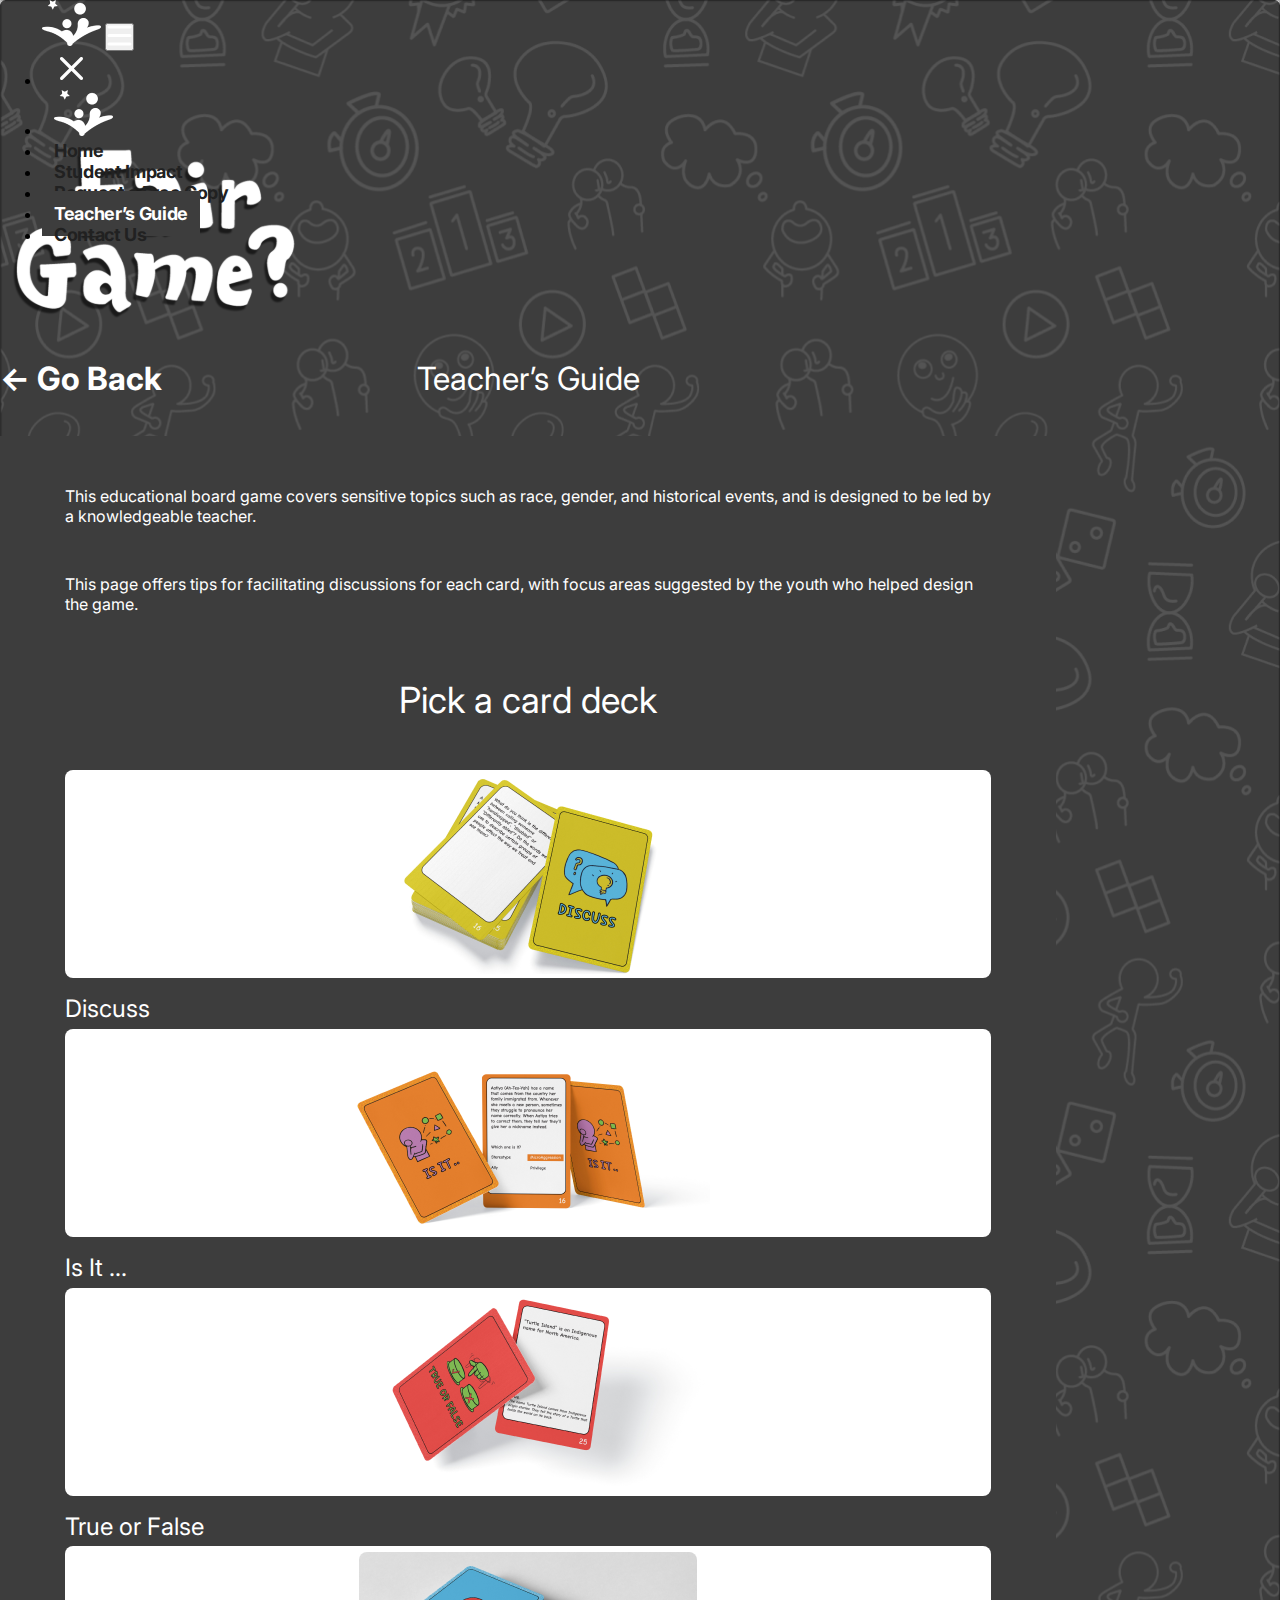
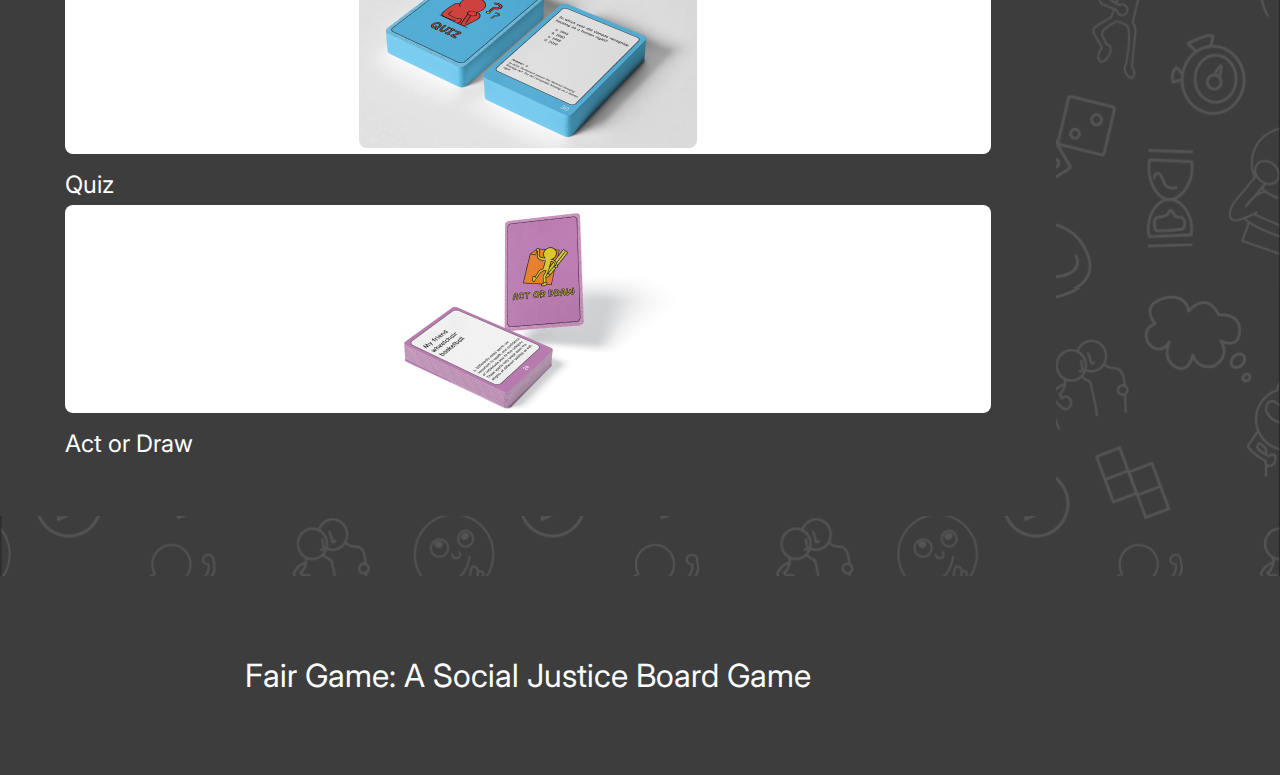
<file: guide.html>
<!DOCTYPE html>
<html lang="en">
  <head>
    <meta charset="UTF-8" />
    <meta name="viewport" content="width=device-width, initial-scale=1.0" />
    <!--logo in title-->
    <link
      rel="icon"
      href="images/white YEP white 3 (1).png"
      type="image/icon type"
    />
    <title>Teacher Guide - Final</title>
    <!-- Bootstrap CSS -->
    <link
      href="https://cdn.jsdelivr.net/npm/bootstrap@5.0.2/dist/css/bootstrap.min.css"
      rel="stylesheet"
      integrity="sha384-EVSTQN3/azprG1Anm3QDgpJLIm9Nao0Yz1ztcQTwFspd3yD65VohhpuuCOmLASjC"
      crossorigin="anonymous"
    />
    <!-- Custom CSS -->
    <link rel="stylesheet" href="css/style.css" />
  </head>
  <body class="position-relative branch_page">
    <!--header-->
    <header class="branch_header position-relative">
      <div class="branch-overlay position-absolute top-0 w-100 h-100"></div>
      <nav class="navbar navbar-expand-lg navbar-light">
        <div class="container-fluid">
          <a class="navbar-brand" href="index.html"
            ><img
              src="images/white YEP white 3 (1).png"
              class="img-fluid"
              alt=""
          /></a>
          <button class="bg-transparent border-0 d-block d-lg-none navbar-btn">
            <img src="images/menuwhite.svg" class="img-fluid" alt="" />
          </button>
          <div class="navbar-menu">
            <ul class="navbar-nav ms-auto mb-2 mb-lg-0">
              <li
                class="nav-item navbar-close text-end w-auto d-lg-none"
                role="button"
              >
                <span class="nav-link"
                  ><img src="images/closemenu.png" alt=""
                /></span>
              </li>
              <li
                class="nav-item d-block d-lg-none text-center nav-logo"
                role="button"
              >
                <a href="index.html" class="nav-link"
                  ><img src="images/white YEP white 3 (1).png" alt=""
                /></a>
              </li>
              <li class="nav-item text-center">
                <a class="nav-link" href="index.html">Home</a>
              </li>
              <li class="nav-item text-center">
                <a class="nav-link" href="studentimpact.html">Student Impact</a>
              </li>
              <li class="nav-item text-center">
                <a class="nav-link" href="request.html">Request a Free Copy</a>
              </li>
              <li class="nav-item text-center">
                <a class="nav-link active" href="guide.html">Teacher’s Guide</a>
              </li>
              <li class="nav-item text-center">
                <a class="nav-link" href="contact.html">Contact Us</a>
              </li>
            </ul>
          </div>
        </div>
      </nav>
    </header>
    <div class="rest-page position-relative">
      <div class="branch_hero container">
        <div class="branch_hero_img text-center">
          <img src="images/branch_hero.svg" class="img-fluid" alt="" />
        </div>
        <div class="sub_header container p-0">
          <a href="index.html" class="backLink"><- Go Back</a>
          <a class="secondLink">Teacher’s Guide</a>
        </div>
      </div>
      <!--Cards Section-->
      <div class="position-relative">
        <div class="container">
          <div class="branch_content guide_content sm-page">
            <p>
              This educational board game covers sensitive topics such as race,
              gender, and historical events, and is designed to be led by a
              knowledgeable teacher.
            </p>
            <p>
              This page offers tips for facilitating discussions for each card,
              with focus areas suggested by the youth who helped design the
              game.
            </p>
            <h2>Pick a card deck</h2>
            <div class="row">
              <a
                href="discuss.html"
                class="col-12 col-md-6 col-lg-4 mb-3 mb-60"
              >
                <div class="card-container">
                  <img
                    src="images/303-playing-cards-mockup-04 1.png"
                    class="img-fluid"
                    alt=""
                  />
                </div>
                <h3 class="text-center">Discuss</h3>
              </a>
              <a href="isit.html" class="col-12 col-md-6 col-lg-4 mb-3 mb-60">
                <div class="card-container">
                  <img src="images/Rectangle 14.png" class="img-fluid" alt="" />
                </div>
                <h3 class="text-center">Is It ...</h3>
              </a>
              <a
                href="truefalse.html"
                class="col-12 col-md-6 col-lg-4 mb-3 mb-60"
              >
                <div class="card-container">
                  <img src="images/Rectangle 17.png" class="img-fluid" alt="" />
                </div>
                <h3 class="text-center">True or False</h3>
              </a>
              <a href="quiz.html" class="col-12 col-md-6 col-lg-4 mb-3">
                <div class="card-container">
                  <img src="images/Rectangle 16.png" class="img-fluid" alt="" />
                </div>
                <h3 class="text-center">Quiz</h3>
              </a>
              <a href="artdraw.html" class="col-12 col-md-6 col-lg-4">
                <div class="card-container">
                  <img
                    src="images/303-playing-cards-mockup-01 1.png"
                    class="img-fluid"
                    alt=""
                  />
                </div>
                <h3 class="text-center">Act or Draw</h3>
              </a>
            </div>
          </div>
        </div>
      </div>
      <div class="branch-footer">
        <div class="container">
          <h2>Fair Game: A Social Justice Board Game</h2>
        </div>
      </div>
    </div>
    <!--Jquery-->
    <script src="https://code.jquery.com/jquery-3.7.1.min.js"></script>
    <!--Separate Popper and Bootstrap JS -->
    <script src="https://cdn.jsdelivr.net/npm/@popperjs/core@2.9.2/dist/umd/popper.min.js"></script>
    <script src="https://cdn.jsdelivr.net/npm/bootstrap@5.0.2/dist/js/bootstrap.min.js"></script>
    <!--custom js-->
    <script src="js/script.js"></script>
  </body>
</html>
</file>
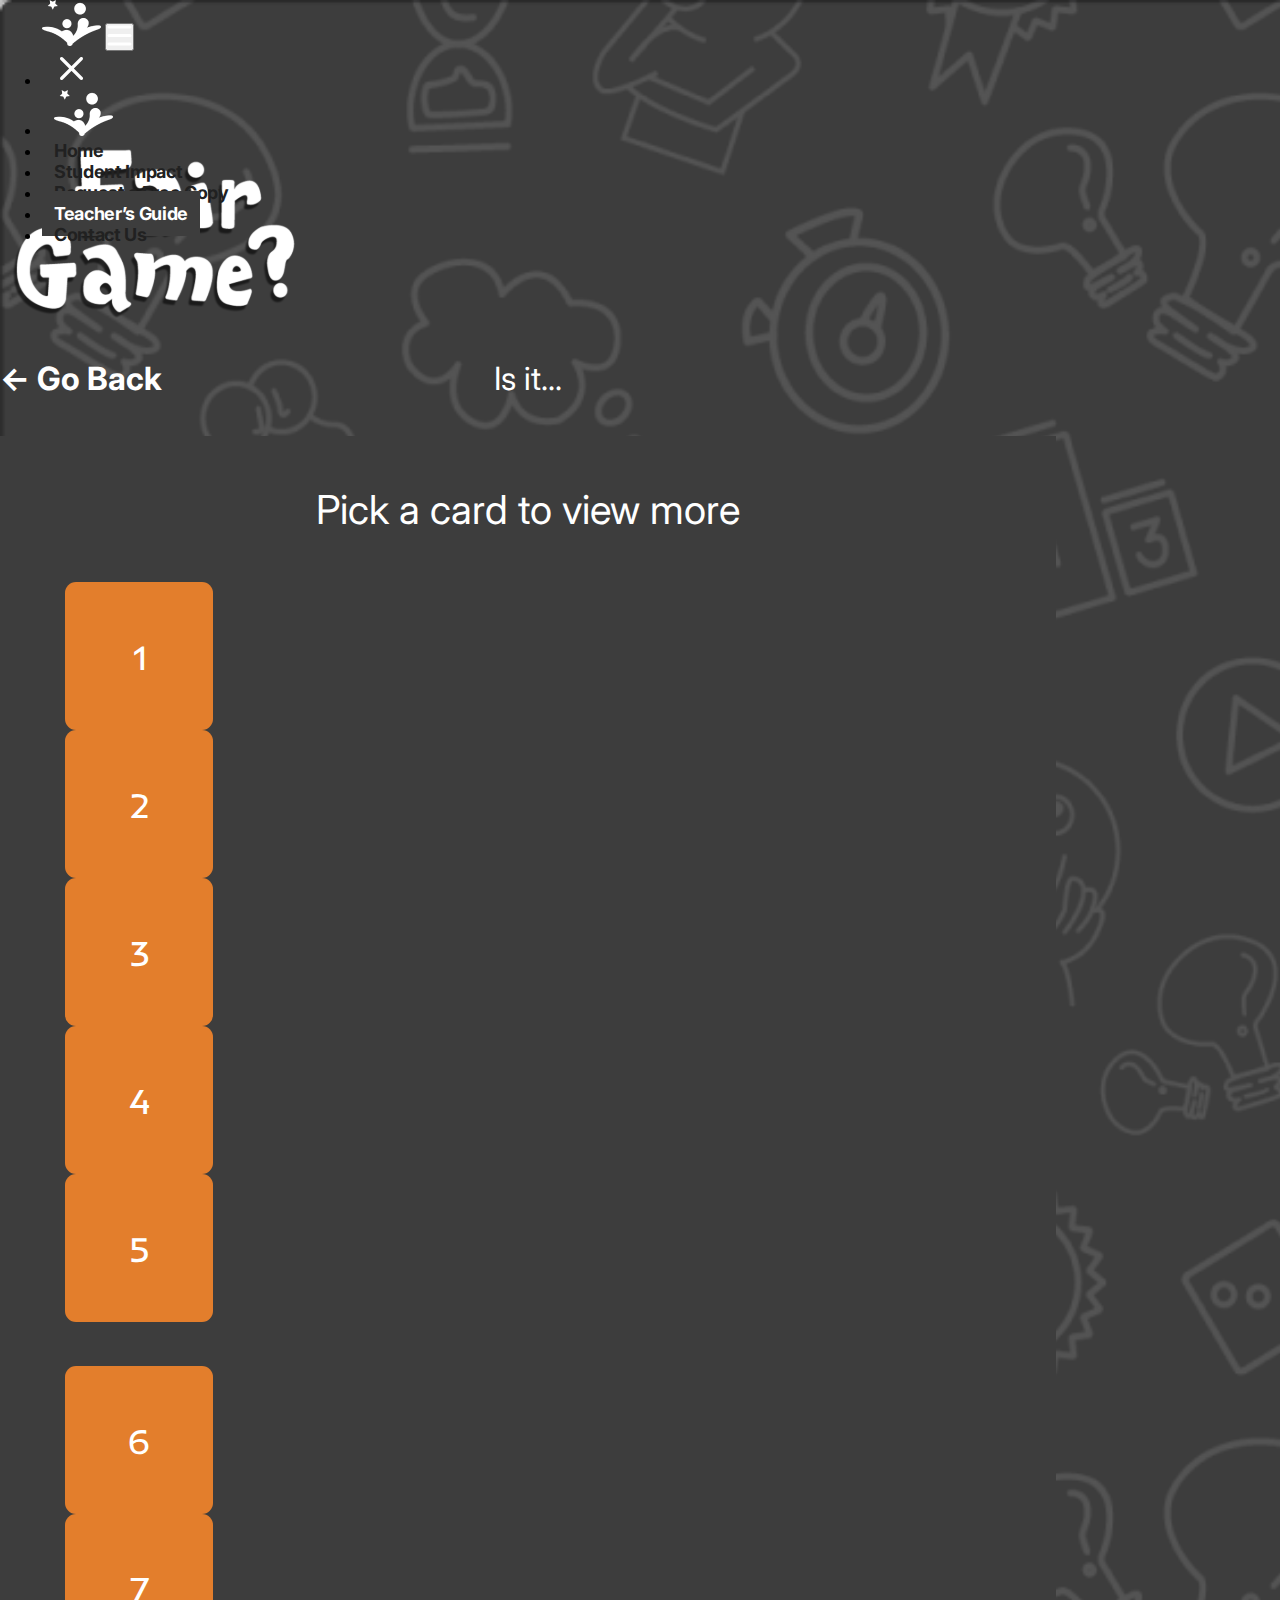
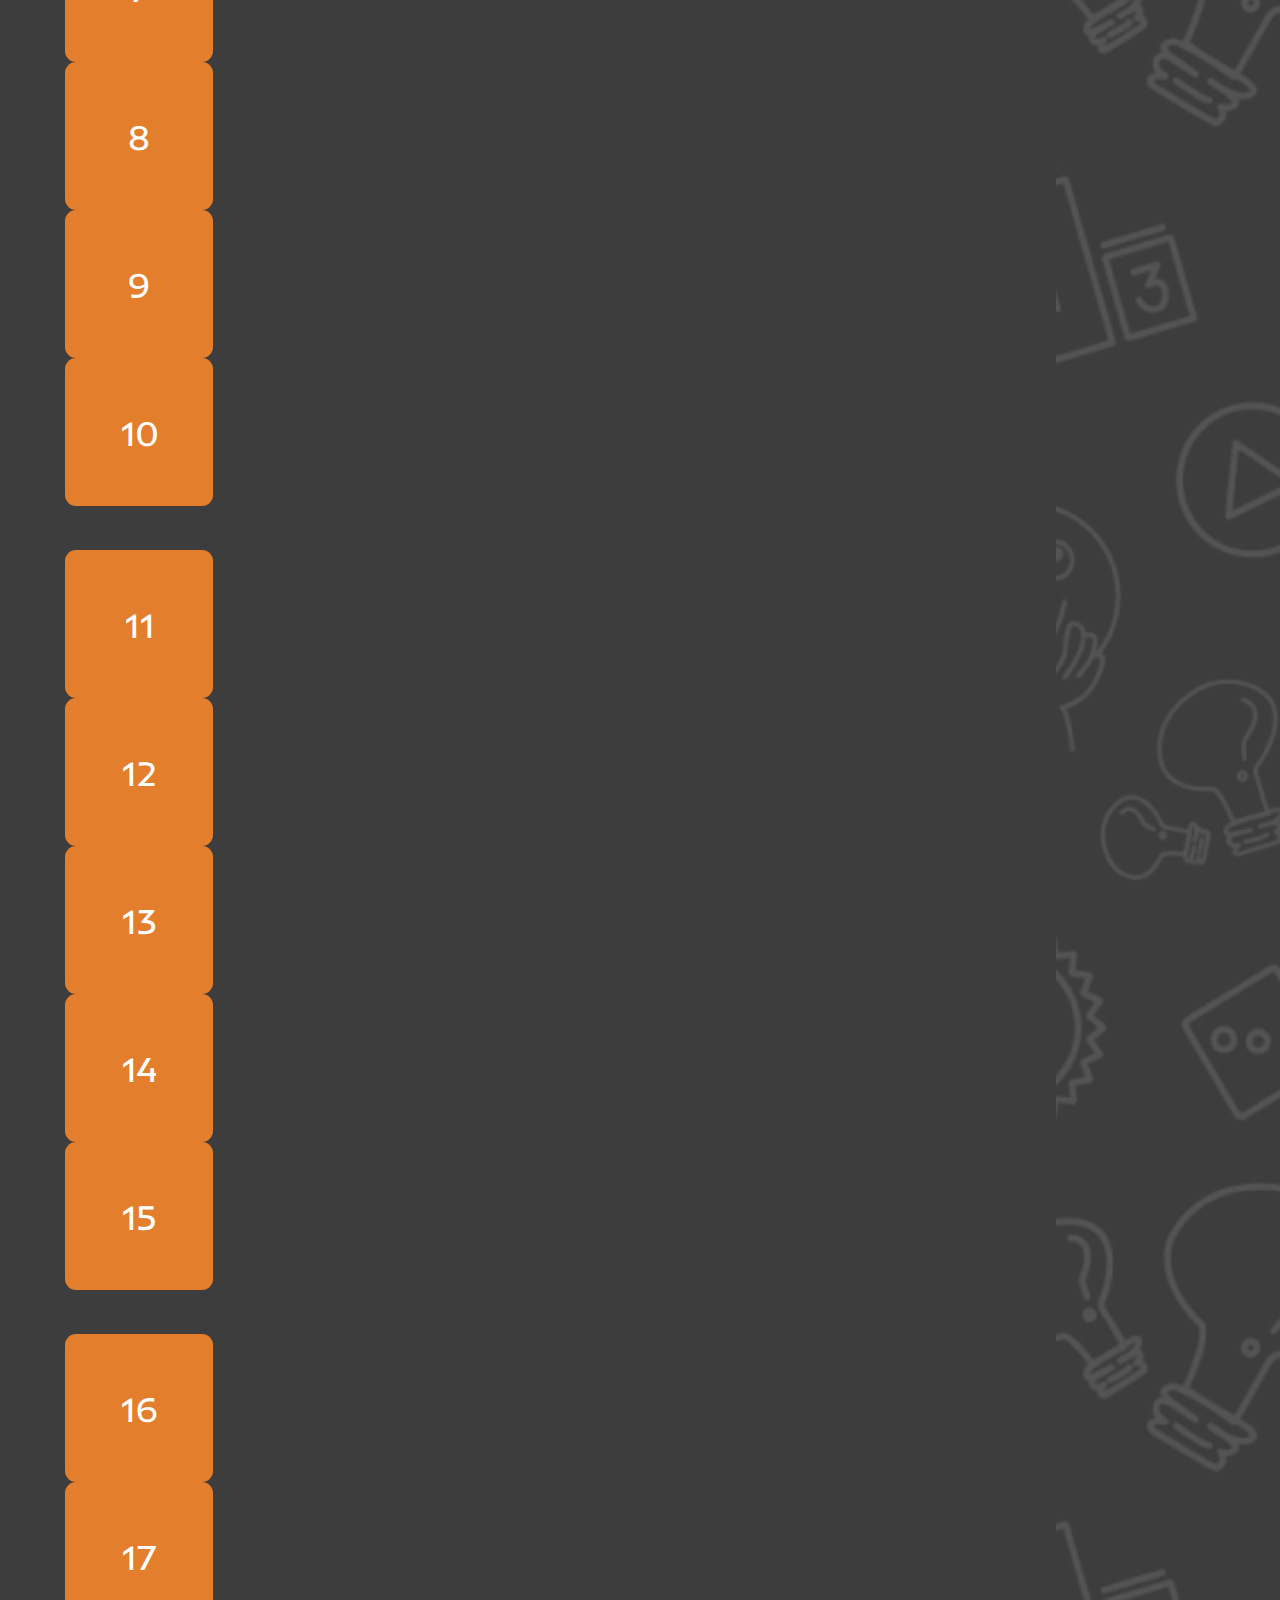
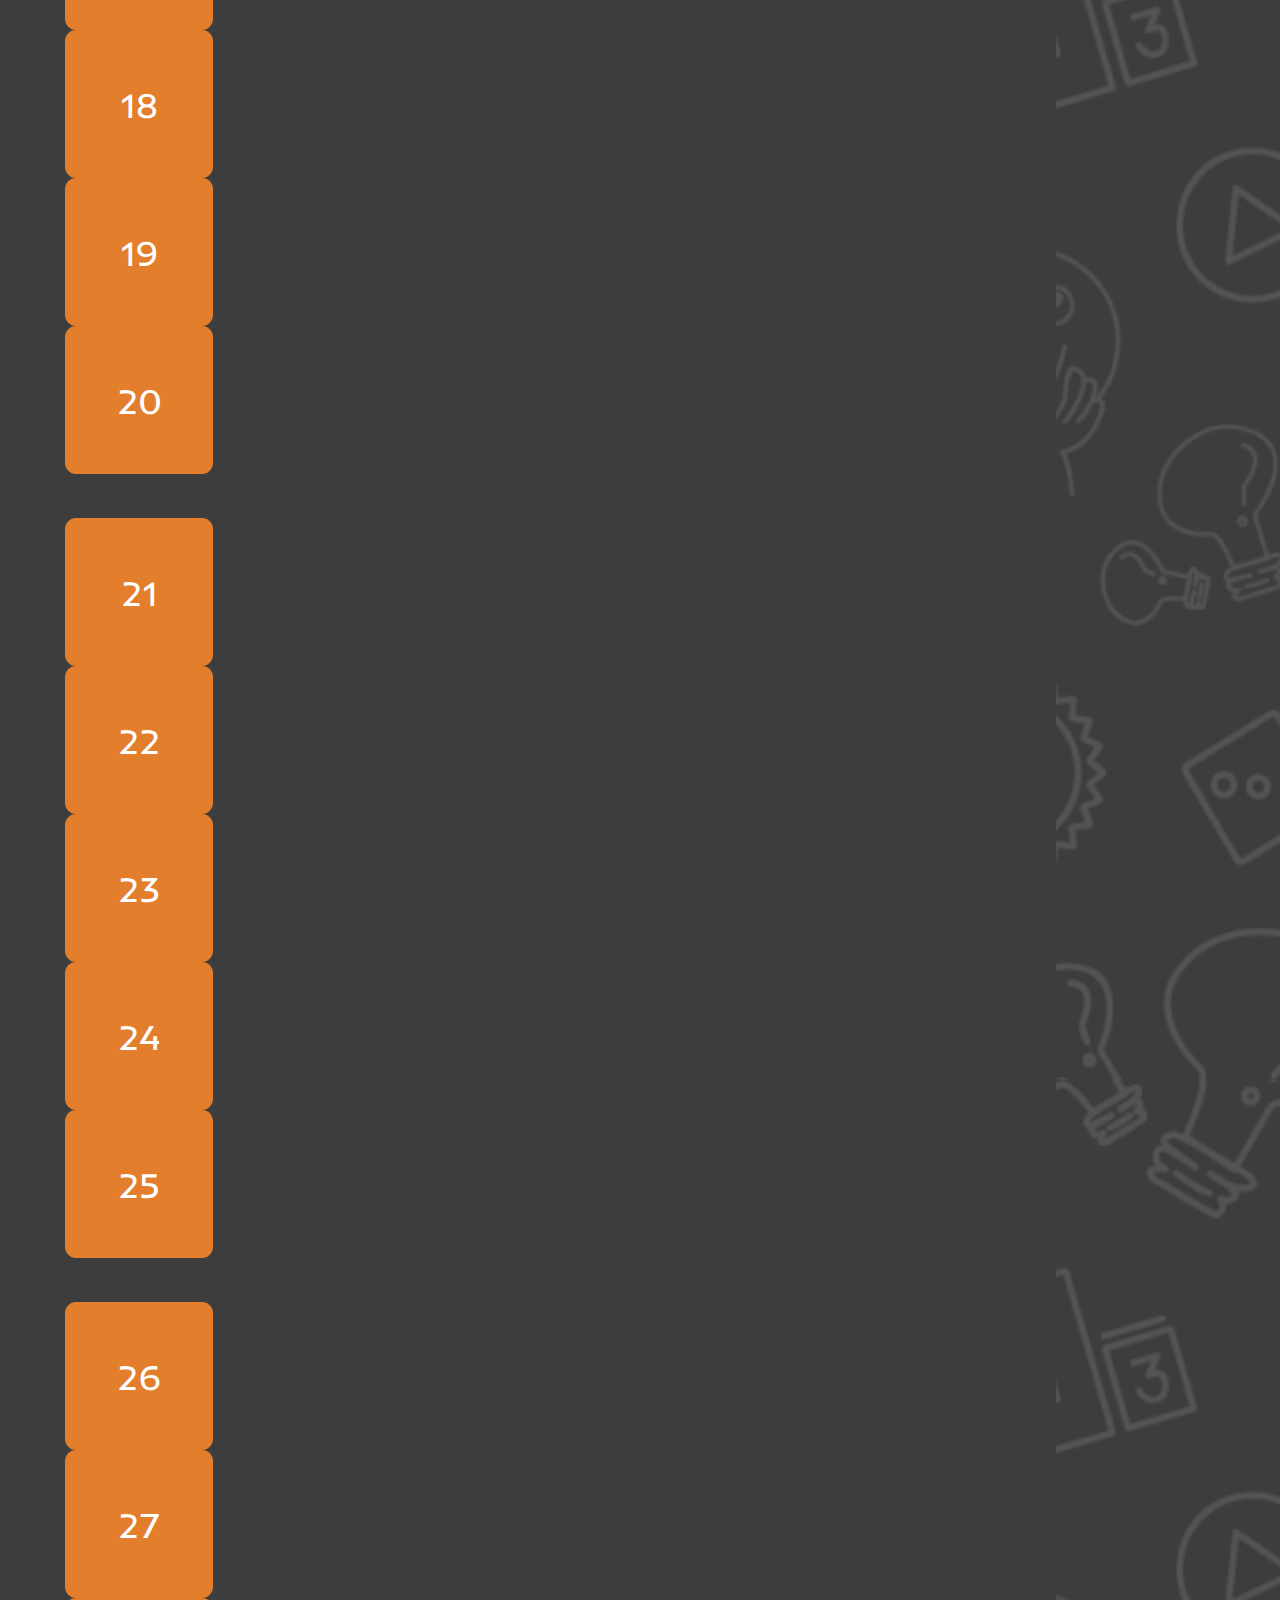
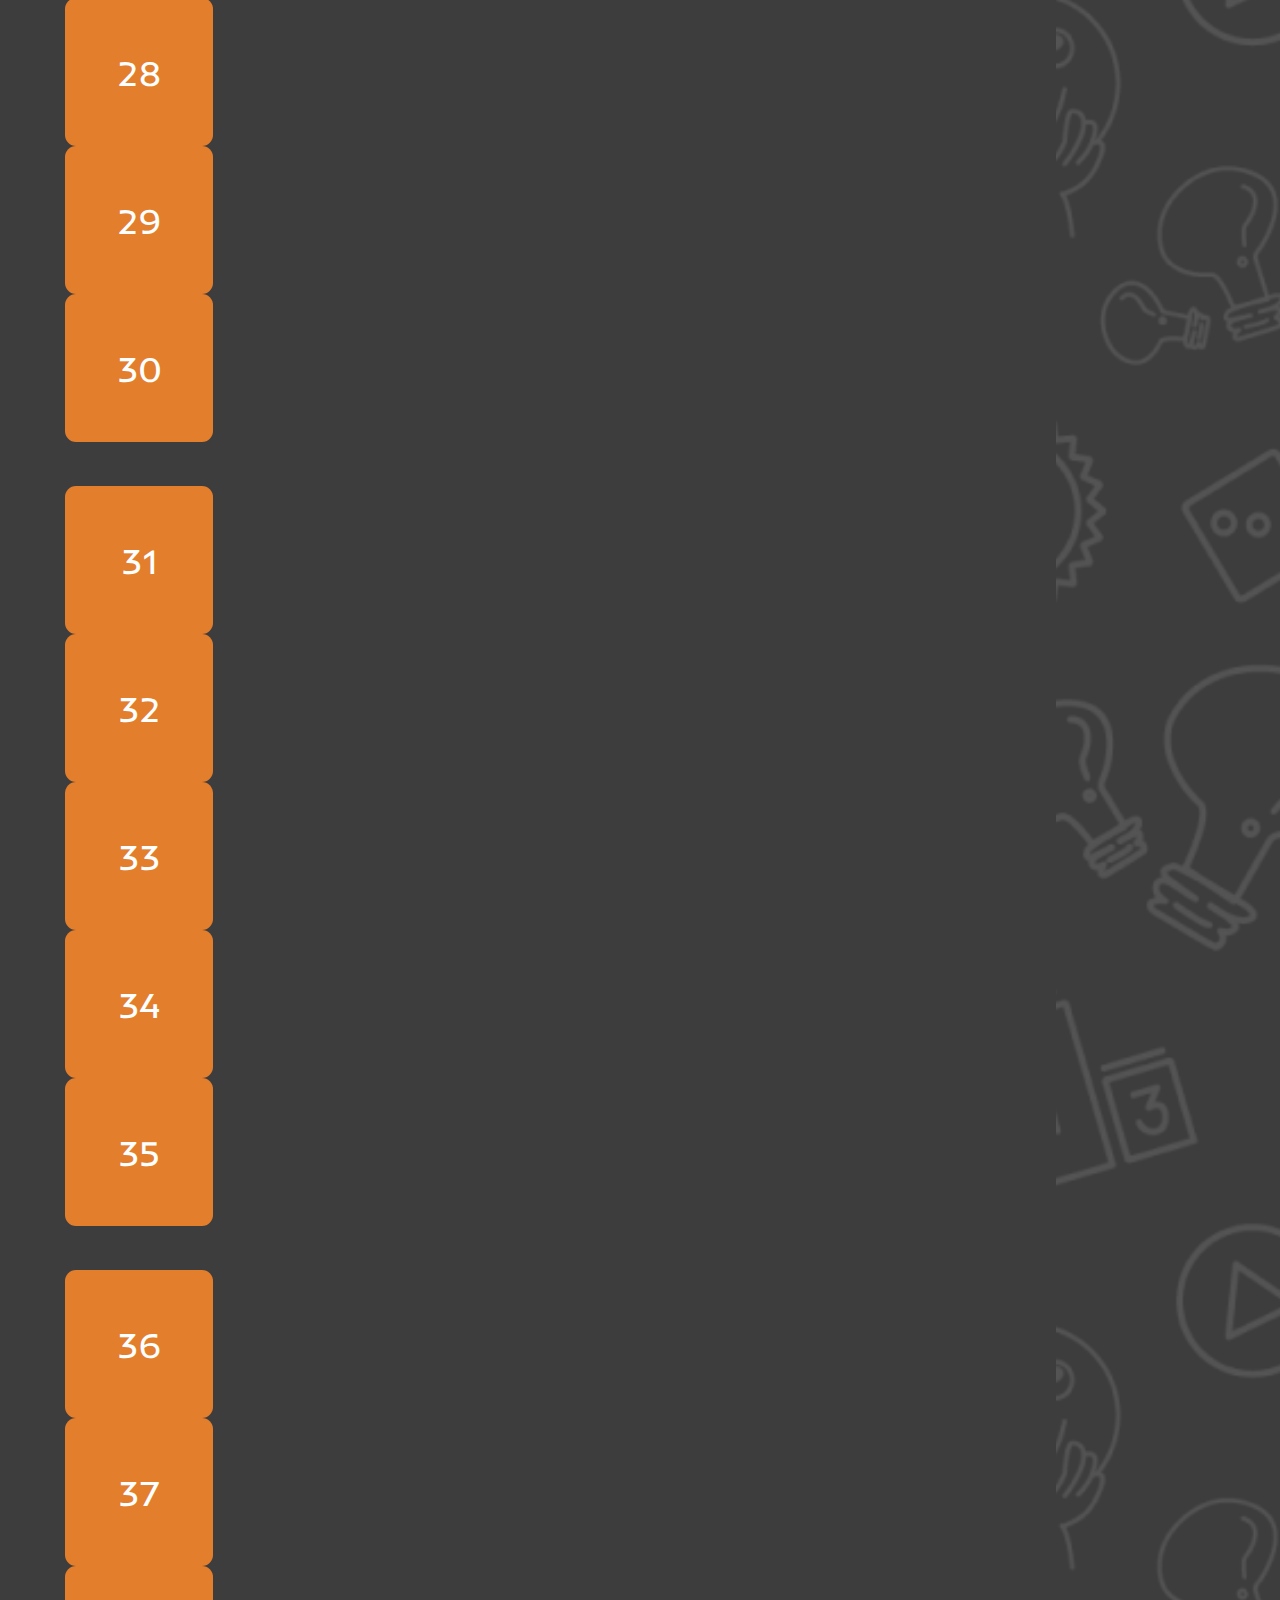
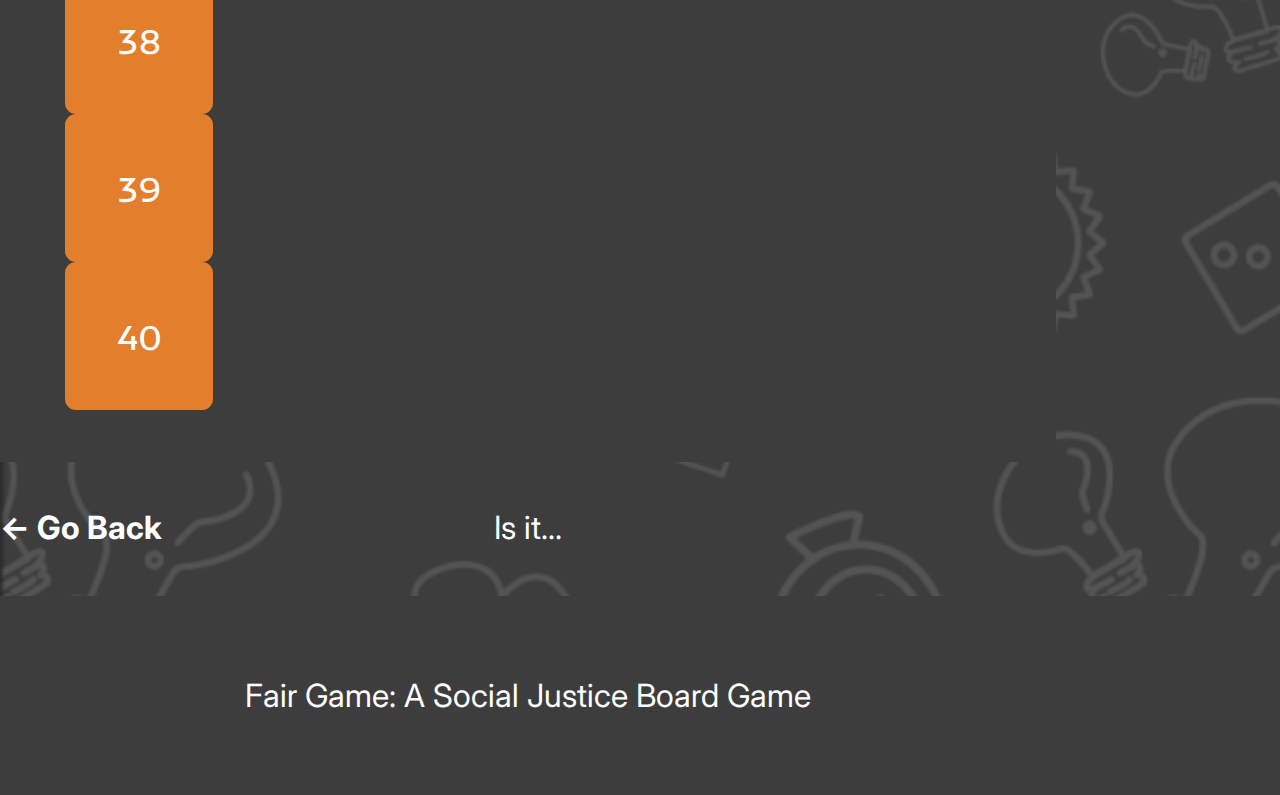
<file: isit.html>
<!DOCTYPE html>
<html lang="en">
  <head>
    <meta charset="UTF-8" />
    <meta name="viewport" content="width=device-width, initial-scale=1.0" />
    <!--logo in title-->
    <link
      rel="icon"
      href="images/white YEP white 3 (1).png"
      type="image/icon type"
    />
    <title>Is it - Final</title>
    <!-- Bootstrap CSS -->
    <link
      href="https://cdn.jsdelivr.net/npm/bootstrap@5.0.2/dist/css/bootstrap.min.css"
      rel="stylesheet"
      integrity="sha384-EVSTQN3/azprG1Anm3QDgpJLIm9Nao0Yz1ztcQTwFspd3yD65VohhpuuCOmLASjC"
      crossorigin="anonymous"
    />
    <!-- Custom CSS -->
    <link rel="stylesheet" href="css/style.css" />
  </head>
  <body class="position-relative branch_page">
    <!--header-->
    <header class="branch_header position-relative">
      <div class="branch-overlay position-absolute top-0 w-100 h-100"></div>
      <nav class="navbar navbar-expand-lg navbar-light">
        <div class="container-fluid">
          <a class="navbar-brand" href="index.html"
            ><img
              src="images/white YEP white 3 (1).png"
              class="img-fluid"
              alt=""
          /></a>
          <button class="bg-transparent border-0 d-block d-lg-none navbar-btn">
            <img src="images/menuwhite.svg" class="img-fluid" alt="" />
          </button>
          <div class="navbar-menu">
            <ul class="navbar-nav ms-auto mb-2 mb-lg-0">
              <li
                class="nav-item navbar-close text-end w-auto d-lg-none"
                role="button"
              >
                <span class="nav-link"
                  ><img src="images/closemenu.png" alt=""
                /></span>
              </li>
              <li
                class="nav-item d-block d-lg-none text-center nav-logo"
                role="button"
              >
                <a href="index.html" class="nav-link"
                  ><img src="images/white YEP white 3 (1).png" alt=""
                /></a>
              </li>
              <li class="nav-item text-center">
                <a class="nav-link" href="index.html">Home</a>
              </li>
              <li class="nav-item text-center">
                <a class="nav-link" href="studentimpact.html">Student Impact</a>
              </li>
              <li class="nav-item text-center">
                <a class="nav-link" href="request.html">Request a Free Copy</a>
              </li>
              <li class="nav-item text-center">
                <a class="nav-link active" href="guide.html">Teacher’s Guide</a>
              </li>
              <li class="nav-item text-center">
                <a class="nav-link" href="contact.html">Contact Us</a>
              </li>
            </ul>
          </div>
        </div>
      </nav>
    </header>
    <div class="rest-page position-relative">
      <div class="branch_hero container">
        <div class="branch_hero_img text-center">
          <img src="images/branch_hero.svg" class="img-fluid" alt="" />
        </div>
        <div class="sub_header container p-0">
          <a href="guide.html" class="backLink">&lt;- Go Back</a>
          <a class="secondLink">Is it...</a>
        </div>
      </div>
      <!--Cards Section-->
      <div class="position-relative">
        <div class="container">
          <div class="branch_content pick_content isit-cards">
            <h2 class="chaged-title">Pick a card to view more</h2>
            <div class="row d-flex justify-content-between card-row">
              <div class="col-2 card-btn" data-filter="1">1</div>
              <div class="col-2 card-btn" data-filter="2">2</div>
              <div class="col-2 card-btn" data-filter="3">3</div>
              <div class="col-2 card-btn" data-filter="4">4</div>
              <div class="col-2 card-btn" data-filter="5">5</div>
            </div>
            <div class="row cart-text-row">
              <div class="col-12 card-box 1 px-0">
                <div class="card-text">
                  <h5>Key Takeaway(s):</h5>
                  <ul>
                    <li>
                      This is an example of sexism. An assumption is made that one gender does not, or should not, play combat games. 
                    </li>
                  </ul>
                  <h5>Sample classroom discussion question(s): </h5>
                  <ul>
                    <li>
                      Why do you think he is surprised when he learns his teammate is a girl?
                    </li>
                  </ul>
                </div>
              </div>
              <div class="col-12 card-box 2 px-0">
                <div class="card-text">
                  <h5>Key Takeaway(s):</h5>
                  <ul>
                    <li>
                      This microaggression is based on cultural appropriation. Using parts of one culture without understanding its relevance or importance, can be considered a microaggression
                    </li>
                  </ul>
                  <h5>Sample classroom discussion question(s): </h5>
                  <ul>
                    <li>
                      What questions could Tina have asked Hai to understand the importance/relevance of bowing?
                    </li>
                  </ul>
                </div>
              </div>
              <div class="col-12 card-box 3 px-0">
                <div class="card-text">
                  <h5>Key Takeaway(s):</h5>
                  <ul>
                    <li>
                      This privilege is based on access to schools. Many families do not have the ability to commute their children to school that are not local, or the means to afford a private school.
                    </li>
                  </ul>
                  <h5>Sample classroom discussion question(s): </h5>
                  <ul>
                    <li>
                      What are the different kinds of privileges that someone can have? 
                    </li>
                  </ul>
                </div>
              </div>
              <div class="col-12 card-box 4 px-0">
                <div class="card-text">
                  <h5>Key Takeaway(s):</h5>
                  <ul>
                    <li>
                      This is a stereotype based on Sexism. The stereotype is that women are often assumed to have lower ranking jobs, such as assistant or secretary. Women are as capable as men, and hold influential roles in society. 
                    </li>
                  </ul>
                  <h5>Sample classroom discussion question(s): </h5>
                  <ul>
                    <li>
                      How do you think Amy felt in this situation? How can she stand up for herself? 
                    </li>
                  </ul>
                </div>
              </div>
              <div class="col-12 card-box 5 px-0">
                <div class="card-text">
                  <h5>Key Takeaway(s):</h5>
                  <ul>
                    <li>
                      This is a stereotype based on racism. The stereotype is that all Asians excel at math. Students should be reminded to not broadly generalize about groups of people.  
                    </li>
                  </ul>
                  <h5>Sample classroom discussion question(s): </h5>
                  <ul>
                    <li>
                      How is it hurtful to others if you assume things about them? How do you feel when people assume things about you?
                    </li>
                  </ul>
                </div>
              </div>
            </div>
            <div class="row d-flex justify-content-between card-row">
              <div class="col-2 card-btn" data-filter="6">6</div>
              <div class="col-2 card-btn" data-filter="7">7</div>
              <div class="col-2 card-btn" data-filter="8">8</div>
              <div class="col-2 card-btn" data-filter="9">9</div>
              <div class="col-2 card-btn" data-filter="10">10</div>
            </div>
            <div class="row cart-text-row">
              <div class="col-12 card-box 6 px-0">
                <div class="card-text">
                  <h5>Key Takeaway(s):</h5>
                  <ul>
                    <li>
                      This is a privilege based on the Collin’s family being able to give him access to opportunities that many others cannot afford.   
                    </li>
                  </ul>
                  <h5>Sample classroom discussion question(s): </h5>
                  <ul>
                    <li>
                      What is a privilege that you think you have?
                    </li>
                  </ul>
                </div>
              </div>
              <div class="col-12 card-box 7 px-0">
                <div class="card-text">
                  <h5>Key Takeaway(s):</h5>
                  <ul>
                    <li>
                      This is allyship because Martin spoke up on behalf of his coworker. When you see a friend/coworker being treated unfairly, it is important to to call it out (as long as it can be done safely).  
                    </li>
                  </ul>
                  <h5>Sample classroom discussion question(s): </h5>
                  <ul>
                    <li>
                      How can you be an ally around school?
                    </li>
                  </ul>
                </div>
              </div>
              <div class="col-12 card-box 8 px-0">
                <div class="card-text">
                  <h5>Key Takeaway(s):</h5>
                  <ul>
                    <li>
                      Bob is being prejudiced against indigenous people. Karryn is being an ally by calling him out, and suggesting he works to change his views.   
                    </li>
                  </ul>
                  <h5>Sample classroom discussion question(s): </h5>
                  <ul>
                    <li>
                      What is a polite way to tell someone their views are wrong?
                    </li>
                  </ul>
                </div>
              </div>
              <div class="col-12 card-box 9 px-0">
                <div class="card-text">
                  <h5>Key Takeaway(s):</h5>
                  <ul>
                    <li>
                      This is a form of microaggression in which Ashanti fails to understand the significance of the particular cultural attire. Without appropriate discretion, she assumes it is ok to wear as a costume.   
                    </li>
                  </ul>
                  <h5>Sample classroom discussion question(s): </h5>
                  <ul>
                    <li>
                      What is and is not appropriate to dress up as for Halloween?
                    </li>
                  </ul>
                </div>
              </div>
              <div class="col-12 card-box 10 px-0">
                <div class="card-text">
                  <h5>Key Takeaway(s):</h5>
                  <ul>
                    <li>
                      This is a microaggression. This can be considered a microaggression because touching someone without consent is crossing physical boundaries, is disrespectful, and inappropriate.   
                    </li>
                  </ul>
                  <h5>Sample classroom discussion question(s): </h5>
                  <ul>
                    <li>
                      How would you feel if people touched your hair or face without your consent? What message would this send to you?
                    </li>
                  </ul>
                </div>
              </div>
            </div>
            <div class="row d-flex justify-content-between card-row">
              <div class="col-2 card-btn" data-filter="11">11</div>
              <div class="col-2 card-btn" data-filter="12">12</div>
              <div class="col-2 card-btn" data-filter="13">13</div>
              <div class="col-2 card-btn" data-filter="14">14</div>
              <div class="col-2 card-btn" data-filter="15">15</div>
            </div>
            <div class="row cart-text-row">
              <div class="col-12 card-box 11 px-0">
                <div class="card-text">
                  <h5>Key Takeaway(s):</h5>
                  <ul>
                    <li>
                      This is an example of microaggression because Jovan is excluded from awards because he is on scholarship. The school sees him as unequal, and thus not worthy of a scholarship.   
                    </li>
                  </ul>
                  <h5>Sample classroom discussion question(s): </h5>
                  <ul>
                    <li>
                      What could you do if this happened to you?
                    </li>
                  </ul>
                </div>
              </div>
              <div class="col-12 card-box 12 px-0">
                <div class="card-text">
                  <h5>Key Takeaway(s):</h5>
                  <ul>
                    <li>
                      This is an example of privilege. Cory’s family having transportation or fiscal privilege, and Delilah’s family being underprivileged without owning a car.   
                    </li>
                  </ul>
                  <h5>Sample classroom discussion question(s): </h5>
                  <ul>
                    <li>
                      What are the sorts of things that might be difficult without a car?” (A: groceries, getting to school, getting to work, getting a driver’s license without a practice car to use, filling out applications that need multiple pieces of IDs) 
                    </li>
                  </ul>
                </div>
              </div>
              <div class="col-12 card-box 13 px-0">
                <div class="card-text">
                  <h5>Key Takeaway(s):</h5>
                  <ul>
                    <li>
                      This is an example of privilege. Unfortunately, there are some specific medications for certain conditions that may not be covered by public provincial health care, or are only partially covered. Going on nature walks without discomfort or a physical barrier is a privilege.    
                    </li>
                  </ul>
                  <h5>Sample classroom discussion question(s): </h5>
                  <ul>
                    <li>
                      Should all medications be free, even if it means that people who don’t need those medications will have to pay more taxes?
                    </li>
                  </ul>
                </div>
              </div>
              <div class="col-12 card-box 14 px-0">
                <div class="card-text">
                  <h5>Key Takeaway(s):</h5>
                  <ul>
                    <li>
                      This situation is an example of Microaggression. Chopsticks are not hairpins and  are strictly used for eating. This scenario shows Microaggression, because Lousie displays a behavioural slight towards Jing without it being confrontational or obvious (it is not a direct racist statement or action, but it is a subtle).  
                    </li>
                  </ul>
                  <h5>Sample classroom discussion question(s): </h5>
                  <ul>
                    <li>
                      Why is it important to ask before we touch or handle any cultural items?
                    </li>
                  </ul>
                </div>
              </div>
              <div class="col-12 card-box 15 px-0">
                <div class="card-text">
                  <h5>Key Takeaway(s):</h5>
                  <ul>
                    <li>
                      This is a Microaggression. Aatiya is speaking up on her own behalf to indicate that she would like her name to be pronounced authentically, and those who are speaking with her are ignoring her request. This is a Microaggression because denying someone’s request to be called by their authentic name is to disregard her culture.  
                    </li>
                  </ul>
                  <h5>Sample classroom discussion question(s): </h5>
                  <ul>
                    <li>
                      What is the importance of calling someone their preferred name? 
                    </li>
                  </ul>
                </div>
              </div>
            </div>
            <div class="row d-flex justify-content-between card-row">
              <div class="col-2 card-btn" data-filter="16">16</div>
              <div class="col-2 card-btn" data-filter="17">17</div>
              <div class="col-2 card-btn" data-filter="18">18</div>
              <div class="col-2 card-btn" data-filter="19">19</div>
              <div class="col-2 card-btn" data-filter="20">20</div>
            </div>
            <div class="row cart-text-row">
              <div class="col-12 card-box 16 px-0">
                <div class="card-text">
                  <h5>Key Takeaway(s):</h5>
                  <ul>
                    <li>
                      This is an example of a stereotype. In this case, Zina is constantly stereotyped as someone dangerous because of her religion.  
                    </li>
                  </ul>
                  <h5>Sample classroom discussion question(s): </h5>
                  <ul>
                    <li>
                      How do you think she feels?
                    </li>
                  </ul>
                </div>
              </div>
              <div class="col-12 card-box 17 px-0">
                <div class="card-text">
                  <h5>Key Takeaway(s):</h5>
                  <ul>
                    <li>
                      In this scenario, the person who is sharing their lunch is demonstrating allyship being an Ally. An ally is someone who supports and “stands with but not in place of” those who have marginalized identities. By eating with her friend, she reduce the chance someone makes a comment about her food.   
                    </li>
                  </ul>
                  <h5>Sample classroom discussion question(s): </h5>
                  <ul>
                    <li>
                      How can you take your allyship in this situation further? 
                    </li>
                    <li>
                      How might we be able to celebrate our differences among others at a school or at work?
                    </li>
                  </ul>
                </div>
              </div>
              <div class="col-12 card-box 18 px-0">
                <div class="card-text">
                  <h5>Key Takeaway(s):</h5>
                  <ul>
                    <li>
                      The person who is going to the silent disco to accommodate their friend who has ASD is practicing allyship. By providing company to the person, they are making them more comfortable going to the event.   
                    </li>
                  </ul>
                  <h5>Sample classroom discussion question(s): </h5>
                  <ul>
                    <li>
                      What are some examples of other sensory-friendly activities that you can do with someone who has sensory sensitivity? 
                    </li>
                    <li>
                      (Examples can be movie theatres that are sensory-friendly, nature walks, music and art).  
                    </li>
                  </ul>
                </div>
              </div>
              <div class="col-12 card-box 19 px-0">
                <div class="card-text">
                  <h5>Key Takeaway(s):</h5>
                  <ul>
                    <li>
                      This is a stereotype. There are many stereotypes around someone with a mental health disorder, and this creates mental health stigma, and ultimately, more barriers for those who are struggling to feel that they should reach out.   
                    </li>
                  </ul>
                  <h5>Questions:  </h5>
                  <ul>
                    <li>
                      Our language around mental health matters. What are some stigma-creating sentences/ language that you’ve heard? 
                    </li>
                    <li>
                      How can we replace those words/ phrases with more positive language?  
                    </li>
                  </ul>
                </div>
              </div>
              <div class="col-12 card-box 20 px-0">
                <div class="card-text">
                  <h5>Key Takeaway(s):</h5>
                  <ul>
                    <li>
                      This is an example of stereotyping and racial profiling. There is a racist stereotype that the Black community is criminal. Racial profiling here is the targeting of the black community by adding security to their products alone, based on a racist stereotype.   
                    </li>
                  </ul>
                  <h5>Sample classroom discussion question(s): </h5>
                  <ul>
                    <li>
                      How might racial profiling harm someone?
                    </li>
                  </ul>
                </div>
              </div>
            </div>
            <div class="row d-flex justify-content-between card-row">
              <div class="col-2 card-btn" data-filter="21">21</div>
              <div class="col-2 card-btn" data-filter="22">22</div>
              <div class="col-2 card-btn" data-filter="23">23</div>
              <div class="col-2 card-btn" data-filter="24">24</div>
              <div class="col-2 card-btn" data-filter="25">25</div>
            </div>
            <div class="row cart-text-row">
              <div class="col-12 card-box 21 px-0">
                <div class="card-text">
                  <h5>Key Takeaway(s):</h5>
                  <ul>
                    <li>
                      This is an example of stereotyping. Following a person of colour on the basis of their race can even be considered a microaggression or harassment because it sends a hostile message to a person of colour that they are not to be trusted.   
                    </li>
                  </ul>
                  <h5>Sample classroom discussion question(s): </h5>
                  <ul>
                    <li>
                      What would you do if security was doing this to your friend?
                    </li>
                  </ul>
                </div>
              </div>
              <div class="col-12 card-box 22 px-0">
                <div class="card-text">
                  <h5>Key Takeaway(s):</h5>
                  <ul>
                    <li>
                      This is an example of Allyship. Brad wants to do his best to make sure the new student feels comfortable.   
                    </li>
                  </ul>
                  <h5>Sample classroom discussion question(s): </h5>
                  <ul>
                    <li>
                      What could the teacher do to make Kenesha feel more comfortable at her new school?
                    </li>
                  </ul>
                </div>
              </div>
              <div class="col-12 card-box 23 px-0">
                <div class="card-text">
                  <h5>Key Takeaway(s):</h5>
                  <ul>
                    <li>
                      This is a stereotype based on racial profiling. This is against the Human Rights Code. An incident like this has happened in Ontario, the restaurant was fined $10,000 for violating human rights.    
                    </li>
                  </ul>
                  <h5>Sample classroom discussion question(s): </h5>
                  <ul>
                    <li>
                      If you were seated at another table and noticed this happening), what would you say to the server?
                    </li>
                  </ul>
                </div>
              </div>
              <div class="col-12 card-box 24 px-0">
                <div class="card-text">
                  <h5>Key Takeaway(s):</h5>
                  <ul>
                    <li>
                      This is a stereotype that is based in racial discrimination towards certain individuals in the labour pool. In Canada, there is an employment equity act to actually encourage hiring more women, Indigenous people, people with disabilities and members of visible minorities.   
                    </li>
                  </ul>
                  <h5>Sample classroom discussion question(s): </h5>
                  <ul>
                    <li>
                      Why is it important to protect people during job hirings?
                    </li>
                  </ul>
                </div>
              </div>
              <div class="col-12 card-box 25 px-0">
                <div class="card-text">
                  <h5>Key Takeaway(s):</h5>
                  <ul>
                    <li>
                      This is an example of a stereotype based on race. All stereotypes can be hurtful, even ones that seem benign or even positive. Even when said jokingly, there can be unintended consequences.   
                    </li>
                  </ul>
                  <h5>Sample classroom discussion question(s): </h5>
                  <ul>
                    <li>
                      Why are stereotypes harmful? 
                    </li>
                  </ul>
                </div>
              </div>
            </div>
            <div class="row d-flex justify-content-between card-row">
              <div class="col-2 card-btn" data-filter="26">26</div>
              <div class="col-2 card-btn" data-filter="27">27</div>
              <div class="col-2 card-btn" data-filter="28">28</div>
              <div class="col-2 card-btn" data-filter="29">29</div>
              <div class="col-2 card-btn" data-filter="30">30</div>
            </div>
            <div class="row cart-text-row">
              <div class="col-12 card-box 26 px-0">
                <div class="card-text">
                  <h5>Key Takeaway(s):</h5>
                  <ul>
                    <li>
                      This is a microaggression. Though it is posed as a compliment, the assumption is that most people who are an ethnic minority cannot speak English very well, and many negative biases come with that.  
                    </li>
                  </ul>
                  <h5>Sample classroom discussion question(s): </h5>
                  <ul>
                    <li>
                      Even if your intention is good, how could a comment  like that be hurtful? 
                    </li>
                  </ul>
                </div>
              </div>
              <div class="col-12 card-box 27 px-0">
                <div class="card-text">
                  <h5>Key Takeaway(s):</h5>
                  <ul>
                    <li>
                      This is an example of being an ally. Robin is requesting more diversity in the production. By doing so, he is creating representation and employment opportunities for minorities.   
                    </li>
                  </ul>
                  <h5>Sample classroom discussion question(s): </h5>
                  <ul>
                    <li>
                      Why is it important to see people like yourself in movies?
                    </li>
                  </ul>
                </div>
              </div>
              <div class="col-12 card-box 28 px-0">
                <div class="card-text">
                  <h5>Key Takeaway(s):</h5>
                  <ul>
                    <li>
                      This is an example of Microaggression. The woman is racially profiling him. Small gestures such as this can relay messages that are extremely hurtful.   
                    </li>
                  </ul>
                  <h5>Sample classroom discussion question(s): </h5>
                  <ul>
                    <li>
                      Why do you think this upset Jamal?
                    </li>
                  </ul>
                </div>
              </div>
              <div class="col-12 card-box 29 px-0">
                <div class="card-text">
                  <h5>Key Takeaway(s):</h5>
                  <ul>
                    <li>
                      This is an example of a microaggression towards someone who may be trans and/or non-binary. By using someone’s chosen pronouns you are being an Ally by affirming their gender identity. A study conducted in the U.S. by The Trevor Project concluded that Transgender and nonbinary youth attempt suicide less when their updated pronouns are used.  
                    </li>
                  </ul>
                  <h5>Sample classroom discussion question(s): </h5>
                  <ul>
                    <li>
                      How can we respectfully integrate using and asking for people’s pronouns in our everyday lives? 
                    </li>
                    <li>
                      Is it important to respect other people's preferred pronouns? 
                    </li>
                  </ul>
                </div>
              </div>
              <div class="col-12 card-box 30 px-0">
                <div class="card-text">
                  <h5>Key Takeaway(s):</h5>
                  <ul>
                    <li>
                      This is an example of being an Ally. Tina is supporting her friend through a stressful situation, and helping to ensure no one comments on her accent.   
                    </li>
                  </ul>
                  <h5>Sample classroom discussion question(s): </h5>
                  <ul>
                    <li>
                      How can you help a shy friend be more confident?
                    </li>
                  </ul>
                </div>
              </div>
            </div>
            <div class="row d-flex justify-content-between card-row">
              <div class="col-2 card-btn" data-filter="31">31</div>
              <div class="col-2 card-btn" data-filter="32">32</div>
              <div class="col-2 card-btn" data-filter="33">33</div>
              <div class="col-2 card-btn" data-filter="34">34</div>
              <div class="col-2 card-btn" data-filter="35">35</div>
            </div>
            <div class="row cart-text-row">
              <div class="col-12 card-box 31 px-0">
                <div class="card-text">
                  <h5>Key Takeaway(s):</h5>
                  <ul>
                    <li>
                      This is an example of socio-economic privilege– Martinique does not understand what it is like to be in a family that cannot afford extracurricular activities such as horseback riding.   
                    </li>
                  </ul>
                  <h5>Sample classroom discussion question(s): </h5>
                  <ul>
                    <li>
                      What would you say to Martinique, if you overheard this conversation?
                    </li>
                  </ul>
                </div>
              </div>
              <div class="col-12 card-box 32 px-0">
                <div class="card-text">
                  <h5>Key Takeaway(s):</h5>
                  <ul>
                    <li>
                      This is a stereotype which reinforces gender roles. Anyone can wear any colour they want. It is important to break gender roles to allow people to express themselves freely.   
                    </li>
                  </ul>
                  <h5>Sample classroom discussion question(s): </h5>
                  <ul>
                    <li>
                      Are there any gender roles you like to break?
                    </li>
                  </ul>
                </div>
              </div>
              <div class="col-12 card-box 33 px-0">
                <div class="card-text">
                  <h5>Key Takeaway(s):</h5>
                  <ul>
                    <li>
                      This is microaggression. It has to do with gender, and the belief that certain genders must behave or act a certain way.   
                    </li>
                  </ul>
                  <h5>Sample classroom discussion question(s): </h5>
                  <ul>
                    <li>
                      How would you feel if someone told you to smile when you were feeling sad? 
                    </li>
                  </ul>
                </div>
              </div>
              <div class="col-12 card-box 34 px-0">
                <div class="card-text">
                  <h5>Key Takeaway(s):</h5>
                  <ul>
                    <li>
                      This is an example of allyship. We don’t know for sure in this scenario if Joseph has a disability or not, but what we do know is that Oscar is being ableist because he is discriminating against Joseph on the basis of ability.  
                    </li>
                  </ul>
                  <h5>Sample classroom discussion question(s): </h5>
                  <ul>
                    <li>
                      How can we create an inclusive environment, event or game with someone who has a disability?
                    </li>
                  </ul>
                </div>
              </div>
              <div class="col-12 card-box 35 px-0">
                <div class="card-text">
                  <h5>Key Takeaway(s):</h5>
                  <ul>
                    <li>
                      This is an example of allyship because the person filming is doing so for it to act as evidence, and may even themselves be able to act as a witness to the event. When experiencing an wrongful arrest or police brutality, the camera is a powerful tool.  
                    </li>
                  </ul>
                  <h5>Sample classroom discussion question(s): </h5>
                  <ul>
                    <li>
                      What are the limitations of being an ally? 
                    </li>
                    <li>
                      When is it being an ally versus harassment?
                    </li>
                  </ul>
                </div>
              </div>
            </div>
            <div class="row d-flex justify-content-between card-row">
              <div class="col-2 card-btn" data-filter="36">36</div>
              <div class="col-2 card-btn" data-filter="37">37</div>
              <div class="col-2 card-btn" data-filter="38">38</div>
              <div class="col-2 card-btn" data-filter="39">39</div>
              <div class="col-2 card-btn" data-filter="40">40</div>
            </div>
            <div class="row cart-text-row">
              <div class="col-12 card-box 36 px-0">
                <div class="card-text">
                  <h5>Key Takeaway(s):</h5>
                  <ul>
                    <li>
                      This is an example of privilege. Justin is struggling at school, and his parents and family are socio-economically prepared to hire a tutor.    
                    </li>
                  </ul>
                  <h5>Sample classroom discussion question(s): </h5>
                  <ul>
                    <li>
                      What are some resources that are available (and free) to use if you are struggling with math at school? 
                    </li>
                  </ul>
                </div>
              </div>
              <div class="col-12 card-box 37 px-0">
                <div class="card-text">
                  <h5>Key Takeaway(s):</h5>
                  <ul>
                    <li>
                      This is an example of privilege. Tanner's parents can afford what many others cannot.    
                    </li>
                  </ul>
                  <h5>Sample classroom discussion question(s): </h5>
                  <ul>
                    <li>
                      What happens to our mobile phones after we dispose of them? Do they get recycled? Where do they go?
                    </li>
                  </ul>
                </div>
              </div>
              <div class="col-12 card-box 38 px-0">
                <div class="card-text">
                  <h5>Key Takeaway(s):</h5>
                  <ul>
                    <li>
                      This is an example of Allyship. Miguel has a platform where he can help share information about social issues.   
                    </li>
                  </ul>
                  <h5>Sample classroom discussion question(s): </h5>
                  <ul>
                    <li>
                      Do people with platforms or followers have a responsibility to stand up for what they believe?
                    </li>
                  </ul>
                </div>
              </div>
              <div class="col-12 card-box 39 px-0">
                <div class="card-text">
                  <h5>Key Takeaway(s):</h5>
                  <ul>
                    <li>
                      This is an example of Allyship. Mercantsu is helping her less fortunate friend. She is using her privilege to help those in need.   
                    </li>
                  </ul>
                  <h5>Sample classroom discussion question(s): </h5>
                  <ul>
                    <li>
                      What is something you could donate to those in need?
                    </li>
                  </ul>
                </div>
              </div>
              <div class="col-12 card-box 40 px-0">
                <div class="card-text">
                  <h5>Key Takeaway(s):</h5>
                  <ul>
                    <li>
                      This is a stereotype based on gender roles. Anyone can be a dancer, and many men dance ballet. It has no relation to their sexuality or gender.   
                    </li>
                  </ul>
                  <h5>Sample classroom discussion question(s): </h5>
                  <ul>
                    <li>
                      What is a gender role or stereotype that you break?
                    </li>
                  </ul>
                </div>
              </div>
            </div>
          </div>
        </div>
      </div>
      <div class="sub_header container discuss-sub-header">
        <a href="guide.html" class="backLink"><- Go Back</a>
        <a class="secondLink">Is it...</a>
      </div>
      <div class="branch-footer">
        <div class="container">
          <h2>Fair Game: A Social Justice Board Game</h2>
        </div>
      </div>
    </div>
    <!--Jquery-->
    <script src="https://code.jquery.com/jquery-3.7.1.min.js"></script>
    <!--Separate Popper and Bootstrap JS -->
    <script src="https://cdn.jsdelivr.net/npm/@popperjs/core@2.9.2/dist/umd/popper.min.js"></script>
    <script src="https://cdn.jsdelivr.net/npm/bootstrap@5.0.2/dist/js/bootstrap.min.js"></script>
    <!--custom js-->
    <script src="js/script.js"></script>
  </body>
</html>
</file>
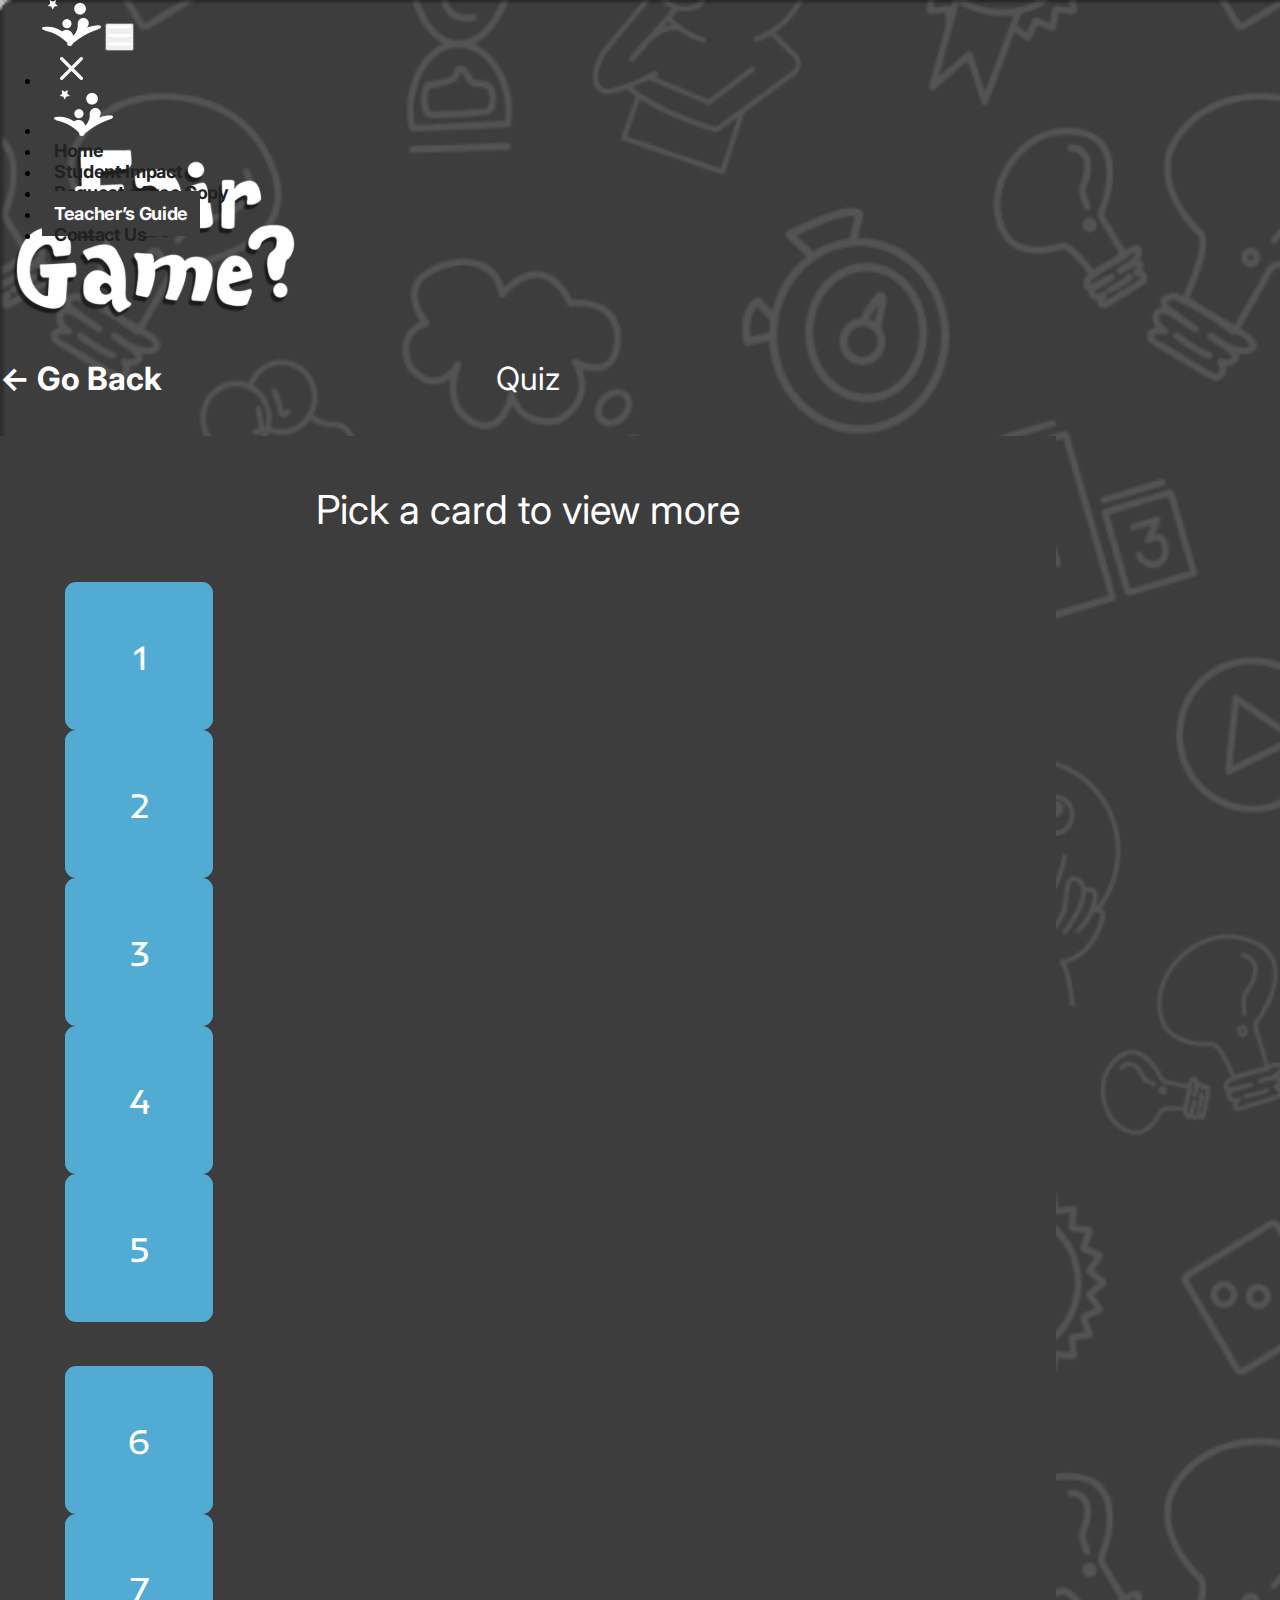
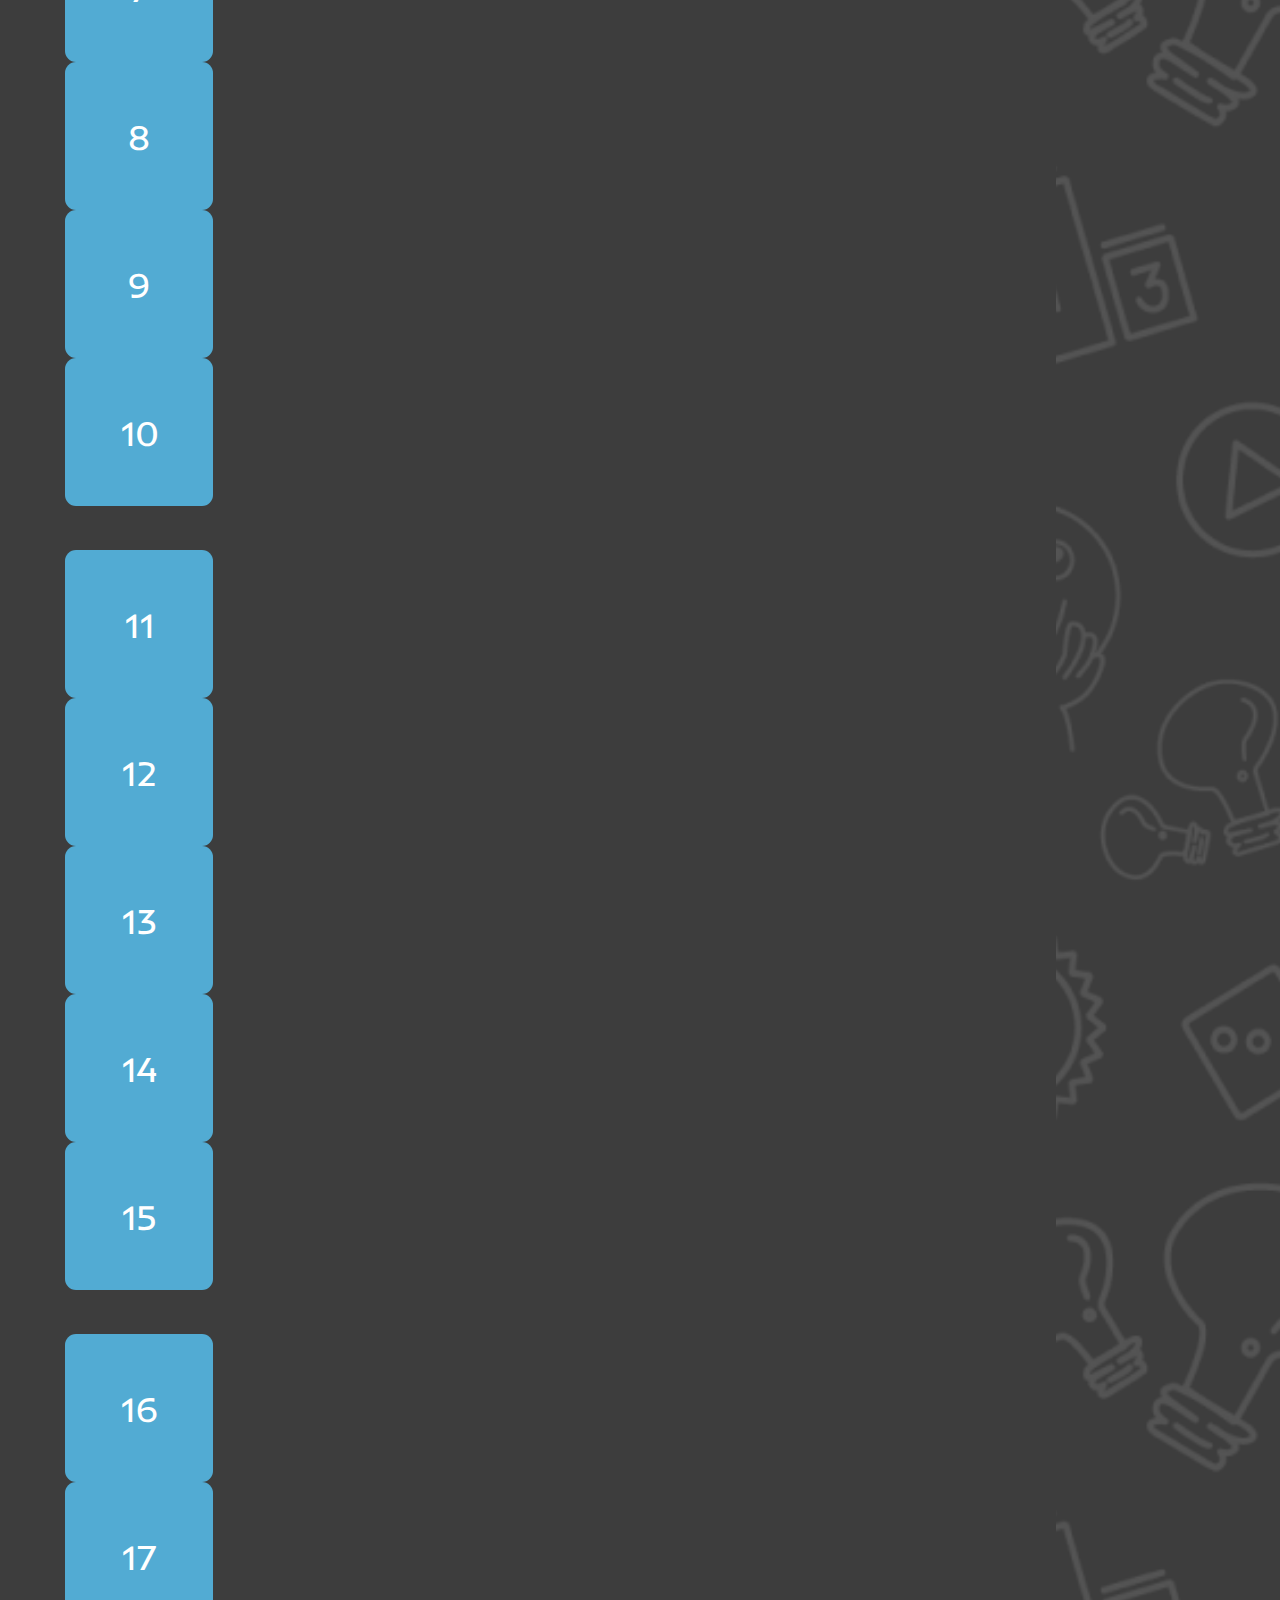
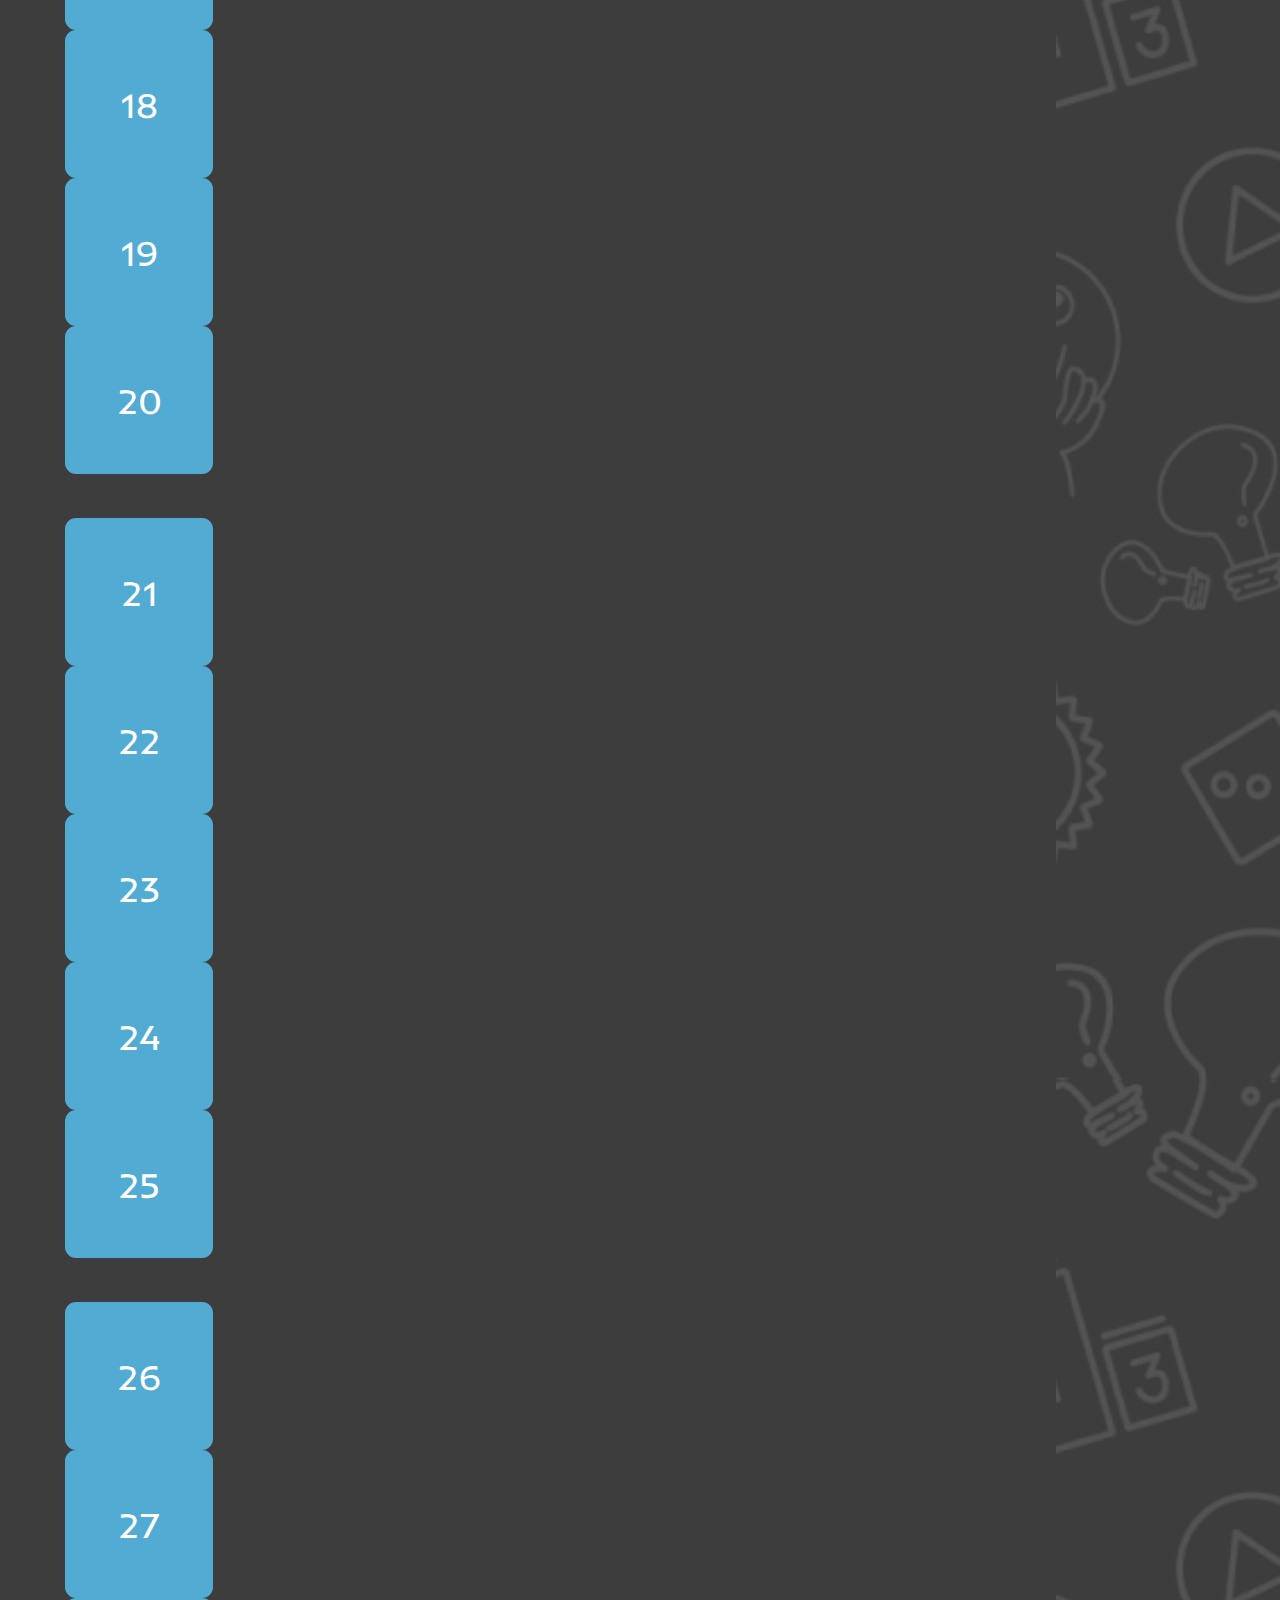
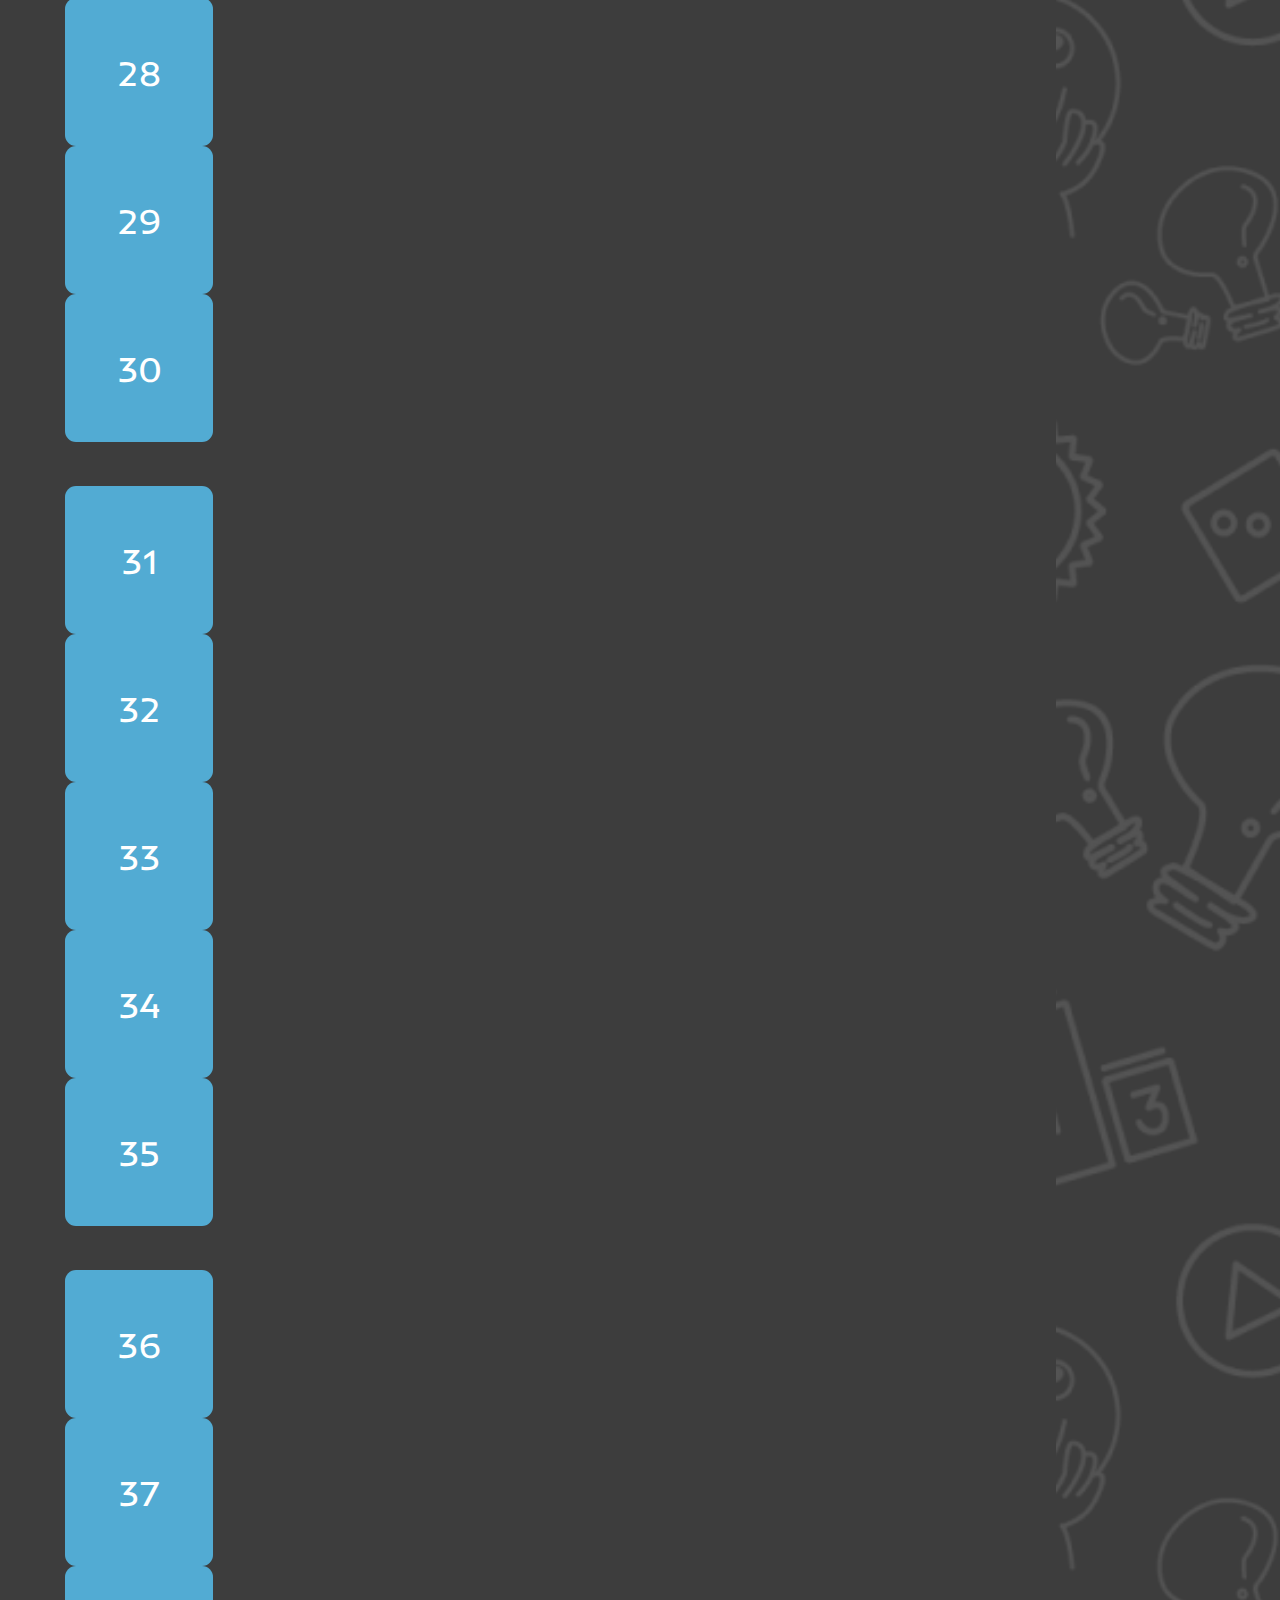
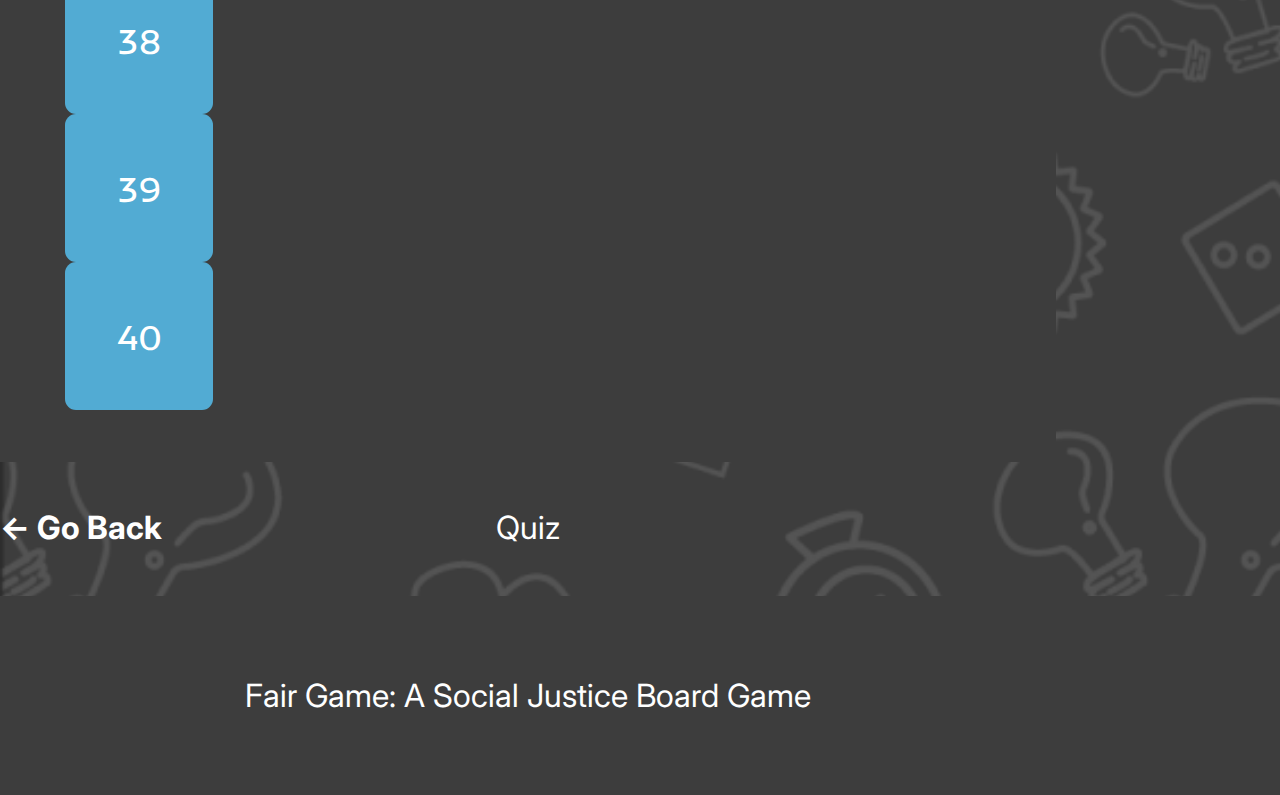
<file: quiz.html>
<!DOCTYPE html>
<html lang="en">
  <head>
    <meta charset="UTF-8" />
    <meta name="viewport" content="width=device-width, initial-scale=1.0" />
    <!--logo in title-->
    <link
      rel="icon"
      href="images/white YEP white 3 (1).png"
      type="image/icon type"
    />
    <title>Quiz - Final</title>
    <!-- Bootstrap CSS -->
    <link
      href="https://cdn.jsdelivr.net/npm/bootstrap@5.0.2/dist/css/bootstrap.min.css"
      rel="stylesheet"
      integrity="sha384-EVSTQN3/azprG1Anm3QDgpJLIm9Nao0Yz1ztcQTwFspd3yD65VohhpuuCOmLASjC"
      crossorigin="anonymous"
    />
    <!-- Custom CSS -->
    <link rel="stylesheet" href="css/style.css" />
  </head>
  <body class="position-relative branch_page">
    <!--header-->
    <header class="branch_header position-relative">
      <div class="branch-overlay position-absolute top-0 w-100 h-100"></div>
      <nav class="navbar navbar-expand-lg navbar-light">
        <div class="container-fluid">
          <a class="navbar-brand" href="index.html"
            ><img
              src="images/white YEP white 3 (1).png"
              class="img-fluid"
              alt=""
          /></a>
          <button class="bg-transparent border-0 d-block d-lg-none navbar-btn">
            <img src="images/menuwhite.svg" class="img-fluid" alt="" />
          </button>
          <div class="navbar-menu">
            <ul class="navbar-nav ms-auto mb-2 mb-lg-0">
              <li
                class="nav-item navbar-close text-end w-auto d-lg-none"
                role="button"
              >
                <span class="nav-link"
                  ><img src="images/closemenu.png" alt=""
                /></span>
              </li>
              <li
                class="nav-item d-block d-lg-none text-center nav-logo"
                role="button"
              >
                <a href="index.html" class="nav-link"
                  ><img src="images/white YEP white 3 (1).png" alt=""
                /></a>
              </li>
              <li class="nav-item text-center">
                <a class="nav-link" href="index.html">Home</a>
              </li>
              <li class="nav-item text-center">
                <a class="nav-link" href="studentimpact.html">Student Impact</a>
              </li>
              <li class="nav-item text-center">
                <a class="nav-link" href="request.html">Request a Free Copy</a>
              </li>
              <li class="nav-item text-center">
                <a class="nav-link active" href="guide.html">Teacher’s Guide</a>
              </li>
              <li class="nav-item text-center">
                <a class="nav-link" href="contact.html">Contact Us</a>
              </li>
            </ul>
          </div>
        </div>
      </nav>
    </header>
    <div class="rest-page position-relative">
      <div class="branch_hero container">
        <div class="branch_hero_img text-center">
          <img src="images/branch_hero.svg" class="img-fluid" alt="" />
        </div>
        <div class="sub_header container position-relative">
          <a href="guide.html" class="backLink"><- Go Back</a>
          <a class="secondLink">Quiz</a>
        </div>
      </div>
      <!--Cards Section-->
      <div class="position-relative">
        <div class="container">
          <div class="branch_content pick_content quiz-cards">
            <h2 class="chaged-title">Pick a card to view more</h2>
            <div class="row d-flex justify-content-between card-row">
              <div class="col-2 card-btn" data-filter="1">1</div>
              <div class="col-2 card-btn" data-filter="2">2</div>
              <div class="col-2 card-btn" data-filter="3">3</div>
              <div class="col-2 card-btn" data-filter="4">4</div>
              <div class="col-2 card-btn" data-filter="5">5</div>
            </div>
            <div class="row cart-text-row">
              <div class="col-12 card-box 1 px-0">
                <div class="card-text">
                  <p>
                    Louis Riel helped create the Manitoba Act, which brought the province into Confederation in 1870.  
                  </p>
                  <h5>Source(s): </h5>
                  <ul>
                    <li>
                      <a target="_blank" href="https://www.thecanadianencyclopedia.ca/en/article/louis-riel">https://www.thecanadianencyclopedia.ca/en/article/louis-riel</a>
                    </li>
                  </ul>
                </div>
              </div>
              <div class="col-12 card-box 2 px-0">
                <div class="card-text">
                  <p>
                    Indigenous peoples have lived on the land now known as Canada for 14,000 years. The oldest village was found on Triquet Island in British Columbia.   
                  </p>
                  <h5>Source(s): </h5>
                  <ul>
                    <li>
                      <a target="_blank" href="https://www.smithsonianmag.com/smart-news/one-oldest-north-american-settlements-found-180962750/">https://www.smithsonianmag.com/smart-news/one-oldest-north-american-settlements-found-180962750/</a>
                    </li>
                  </ul>
                </div>
              </div>
              <div class="col-12 card-box 3 px-0">
                <div class="card-text">
                  <p>
                    Cree is the most widely spoken Indigenous language in Canada. The Cree are the largest first nations group in Canada. Although there are many Cree dialects, the differences do not prevent communication.   
                  </p>
                  <h5>Source(s): </h5>
                  <ul>
                    <li>
                      <a target="_blank" href="https://www12.statcan.gc.ca/census-recensement/2016/as-sa/98-200-x/2016022/98-200-x2016022-eng.cfm">https://www12.statcan.gc.ca/census-recensement/2016/as-sa/98-200-x/2016022/98-200-x2016022-eng.cfm</a>
                    </li>
                  </ul>
                </div>
              </div>
              <div class="col-12 card-box 4 px-0">
                <div class="card-text">
                  <p>
                    18% of Manitoba's population identifies as indigenous.   
                  </p>
                  <h5>Source(s): </h5>
                  <ul>
                    <li>
                      <a target="_blank" href="https://open.alberta.ca/dataset/487a7294-06ac-481e-80b7-5566692a6b11/resource/257af6d4-902c-4761-8fee-3971a4480678/download/tbf-2021-census-of-canada-indigenous-people.pdf">https://open.alberta.ca/dataset/487a7294-06ac-481e-80b7-5566692a6b11/resource/257af6d4-902c-4761-8fee-3971a4480678/download/tbf-2021-census-of-canada-indigenous-people.pdf</a>
                    </li>
                  </ul>
                </div>
              </div>
              <div class="col-12 card-box 5 px-0">
                <div class="card-text">
                  <p>
                    The kayak is significant in the Inuit culture as it was used to travel and hunt for over 2000 years.    
                  </p>
                  <h5>Source(s): </h5>
                  <ul>
                    <li>
                      <a target="_blank" href="https://www.historymuseum.ca/cmc/exhibitions/aborig/watercraft/wak01eng.html">https://www.historymuseum.ca/cmc/exhibitions/aborig/watercraft/wak01eng.html</a>
                    </li>
                  </ul>
                </div>
              </div>
            </div>
            <div class="row d-flex justify-content-between card-row">
              <div class="col-2 card-btn" data-filter="6">6</div>
              <div class="col-2 card-btn" data-filter="7">7</div>
              <div class="col-2 card-btn" data-filter="8">8</div>
              <div class="col-2 card-btn" data-filter="9">9</div>
              <div class="col-2 card-btn" data-filter="10">10</div>
            </div>
            <div class="row cart-text-row">
              <div class="col-12 card-box 6 px-0">
                <div class="card-text">
                  <p>
                    The Underground Railroad brought 40,000 African American freedom seekers to Canada  
                  </p>
                  <h5>Source(s): </h5>
                  <ul>
                    <li>
                      <a target="_blank" href="https://www.thecanadianencyclopedia.ca/en/article/underground-railroad">https://www.thecanadianencyclopedia.ca/en/article/underground-railroad</a>
                    </li>
                  </ul>
                </div>
              </div>
              <div class="col-12 card-box 7 px-0">
                <div class="card-text">
                  <p>
                    There are about 450 different ethnic groups. The Indigenous peoples of Canada, the earliest European settlers, and later influxes of immigrants are all represented in this census.
                  </p>
                  <h5>Source(s): </h5>
                  <ul>
                    <li>
                      <a target="_blank" href="https://www150.statcan.gc.ca/n1/daily-quotidien/221026/dq221026b-eng.htm">https://www150.statcan.gc.ca/n1/daily-quotidien/221026/dq221026b-eng.htm</a>
                    </li>
                    <li>
                      <a target="_blank" href="https://environicsanalytics.com/en-ca/resources/blogs/ea-blog/2022/10/26/census-2021-canadas-cultural-diversity-continues-to-increase ">https://environicsanalytics.com/en-ca/resources/blogs/ea-blog/2022/10/26/census-2021-canadas-cultural-diversity-continues-to-increase </a>
                    </li>
                  </ul>
                </div>
              </div>
              <div class="col-12 card-box 8 px-0">
                <div class="card-text">
                  <p>
                    Over 200 languages are spoken by Canadians  
                  </p>
                  <h5>Source(s): </h5>
                  <ul>
                    <li>
                      <a target="_blank" href="https://www150.statcan.gc.ca/n1/daily-quotidien/221026/dq221026b-eng.htm">https://www150.statcan.gc.ca/n1/daily-quotidien/221026/dq221026b-eng.htm</a>
                    </li>
                  </ul>
                </div>
              </div>
              <div class="col-12 card-box 9 px-0">
                <div class="card-text">
                  <p>
                    The Indigenous people account for 4% of Canada's overall population.  
                  </p>
                  <h5>Source(s): </h5>
                  <ul>
                    <li>
                      <a target="_blank" href="https://www150.statcan.gc.ca/n1/daily-quotidien/220921/dq220921a-eng.htm">https://www150.statcan.gc.ca/n1/daily-quotidien/220921/dq220921a-eng.htm</a>
                    </li>
                  </ul>
                </div>
              </div>
              <div class="col-12 card-box 10 px-0">
                <div class="card-text">
                  <p>
                    Before March 31, 1960, Indigenous people could only vote if they became enfranchised (they surrender their Indian status and become Canadian citizens). 
                  </p>
                  <h5>Source(s): </h5>
                  <ul>
                    <li>
                      <a target="_blank" href="https://www.elections.ca/content.aspx?section=res&dir=rec/part/APRC/vot_rights&document=p4&lang=e ">https://www.elections.ca/content.aspx?section=res&dir=rec/part/APRC/vot_rights&document=p4&lang=e </a>
                    </li>
                  </ul>
                </div>
              </div>
            </div>
            <div class="row d-flex justify-content-between card-row">
              <div class="col-2 card-btn" data-filter="11">11</div>
              <div class="col-2 card-btn" data-filter="12">12</div>
              <div class="col-2 card-btn" data-filter="13">13</div>
              <div class="col-2 card-btn" data-filter="14">14</div>
              <div class="col-2 card-btn" data-filter="15">15</div>
            </div>
            <div class="row cart-text-row">
              <div class="col-12 card-box 11 px-0">
                <div class="card-text">
                  <p>
                    Mary Ann Shadd was Canada’s first Black female newspaper publisher. She was also an American-Canadian anti-slavery activist, a teacher, and a lawyer. She was the second black woman to attend law school in the US. 
                  </p>
                  <h5>Source(s): </h5>
                  <ul>
                    <li>
                      <a target="_blank" href="https://www.thecanadianencyclopedia.ca/en/article/mary-ann-shadd#:~:text=Mary%20Ann%20Camberton%20Shadd%20Cary,a%20newspaper%2C%20The%20Provincial%20Freeman ">https://www.thecanadianencyclopedia.ca/en/article/mary-ann-shadd#:~:text=Mary%20Ann%20Camberton%20Shadd%20Cary,a%20newspaper%2C%20The%20Provincial%20Freeman </a>
                    </li>
                  </ul>
                </div>
              </div>
              <div class="col-12 card-box 12 px-0">
                <div class="card-text">
                  <p>
                    Viola Desmond was the first black woman to appear on a Canadian bill
                  </p>
                  <h5>Source(s): </h5>
                  <ul>
                    <li>
                      <a target="_blank" href="https://www.cnn.com/2018/03/13/americas/viola-desmond-canadian-currency-trnd/index.html#:~:text=Almost%20a%20decade%20before%20Rosa,to%20appear%20on%20Canadian%20currency">https://www.cnn.com/2018/03/13/americas/viola-desmond-canadian-currency-trnd/index.html#:~:text=Almost%20a%20decade%20before%20Rosa,to%20appear%20on%20Canadian%20currency</a> 
                    </li>
                  </ul>
                </div>
              </div>
              <div class="col-12 card-box 13 px-0">
                <div class="card-text">
                  <p>
                    Tommy Douglas first implemented universal healthcare in Saskatchewan. He is also known as the “Father of Medicare”.
                  </p>
                  <h5>Source(s): </h5>
                  <ul>
                    <li>
                      <a target="_blank" href="https://www.thecanadianencyclopedia.ca/en/article/tommy-douglas">https://www.thecanadianencyclopedia.ca/en/article/tommy-douglas</a> 
                    </li>
                  </ul>
                </div>
              </div>
              <div class="col-12 card-box 14 px-0">
                <div class="card-text">
                  <p>
                    The last residential school, located in Saskatchewan, closed in 1996. A large number of today's Indigenous leaders, educators, and family members are survivors of residential schools.
                  </p>
                  <h5>Source(s): </h5>
                  <ul>
                    <li>
                      <a target="_blank" href="https://indigenousfoundations.arts.ubc.ca/the_residential_school_system/#:~:text=In%201996%2C%20Gordon%20Reserve%20Indian,remaining%20residential%20schools%20in%20operation.">https://indigenousfoundations.arts.ubc.ca/the_residential_school_system/#:~:text=In%201996%2C%20Gordon%20Reserve%20Indian,remaining%20residential%20schools%20in%20operation.</a> 
                    </li>
                  </ul>
                </div>
              </div>
              <div class="col-12 card-box 15 px-0">
                <div class="card-text">
                  <p>
                    Africville was a close knit black community that was mistreated by the city of Halifax. 
                  </p>
                  <h5>Source(s): </h5>
                  <ul>
                    <li>
                      <a target="_blank" href="https://humanrights.ca/story/story-africville">https://humanrights.ca/story/story-africville</a> 
                    </li>
                  </ul>
                </div>
              </div>
            </div>
            <div class="row d-flex justify-content-between card-row">
              <div class="col-2 card-btn" data-filter="16">16</div>
              <div class="col-2 card-btn" data-filter="17">17</div>
              <div class="col-2 card-btn" data-filter="18">18</div>
              <div class="col-2 card-btn" data-filter="19">19</div>
              <div class="col-2 card-btn" data-filter="20">20</div>
            </div>
            <div class="row cart-text-row">
              <div class="col-12 card-box 16 px-0">
                <div class="card-text">
                  <p>
                    Willie O’Ree was the first black hockey player in the NHL. Born in Fredericton, New Brunswick in 1935, Willie played for 21 years. 
                  </p>
                </div>
              </div>
              <div class="col-12 card-box 17 px-0">
                <div class="card-text">
                  <p>
                    Walter Decker climbed all 1,776 steps of the CN tower to raise money for charity. 
                  </p>
                  <h5>Source(s): </h5>
                  <ul>
                    <li>
                      <a target="_blank" href="https://nowtoronto.com/lifestyle/99-year-old-hamilton-man-to-climb-cn-tower-for-a-third-time-for-charity/">https://nowtoronto.com/lifestyle/99-year-old-hamilton-man-to-climb-cn-tower-for-a-third-time-for-charity/</a>
                    </li>
                  </ul>
                </div>
              </div>
              <div class="col-12 card-box 18 px-0">
                <div class="card-text">
                  <p>
                    On July 20, 2005, the federal Civil Marriage Act was legally implemented nationwide.  
                  </p>
                  <h5>Source(s): </h5>
                  <ul>
                    <li>
                      <a target="_blank" href="https://www.thecanadianencyclopedia.ca/en/article/same-sex-marriage-in-canada">https://www.thecanadianencyclopedia.ca/en/article/same-sex-marriage-in-canada</a>
                    </li>
                  </ul>
                </div>
              </div>
              <div class="col-12 card-box 19 px-0">
                <div class="card-text">
                  <p>
                    Children represent 18.8% of Canada’s population yet over 30% of them rely on food banks to eat.   
                  </p>
                  <h5>Source(s): </h5>
                  <ul>
                    <li>
                      <a target="_blank"  href="https://foodbankscanada.ca/hungercount/#:~:text=Hunger%20snapshot&text=of%20food%20bank%20users%20in,representing%2018.8%25%20of%20the%20population.&text=There%20were%20a%20total%20of,banks%20across%20Canada%20in%202022.">https://foodbankscanada.ca/hungercount/#:~:text=Hunger%20snapshot&text=of%20food%20bank%20users%20in,representing%2018.8%25%20of%20the%20population.&text=There%20were%20a%20total%20of,banks%20across%20Canada%20in%202022.</a> 
                    </li>
                  </ul>
                </div>
              </div>
              <div class="col-12 card-box 20 px-0">
                <div class="card-text">
                  <p>
                    In 2019, Parliament passed the National Housing Strategy Act. The Act recognizes housing as a human right.   
                  </p>
                  <h5>Source(s): </h5>
                  <ul>
                    <li>
                      <a target="_blank" href="https://laws-lois.justice.gc.ca/eng/acts/n-11.2/FullText.html">https://laws-lois.justice.gc.ca/eng/acts/n-11.2/FullText.html</a>  
                    </li>
                  </ul>
                </div>
              </div>
            </div>
            <div class="row d-flex justify-content-between card-row">
              <div class="col-2 card-btn" data-filter="21">21</div>
              <div class="col-2 card-btn" data-filter="22">22</div>
              <div class="col-2 card-btn" data-filter="23">23</div>
              <div class="col-2 card-btn" data-filter="24">24</div>
              <div class="col-2 card-btn" data-filter="25">25</div>
            </div>
            <div class="row cart-text-row">
              <div class="col-12 card-box 21 px-0">
                <div class="card-text">
                  <p>
                    The Canadian Federation of Students estimates that average student debt is more than $28,000. How do you feel about this?   
                  </p>
                  <h5>Source(s): </h5>
                  <ul>
                    <li>
                      <a target="_blank" href="https://www.td.com/ca/en/personal-banking/solutions/student-advice/repaying-student-loans">https://www.td.com/ca/en/personal-banking/solutions/student-advice/repaying-student-loans</a>   
                    </li>
                  </ul>
                </div>
              </div>
              <div class="col-12 card-box 22 px-0">
                <div class="card-text">
                  <p>
                    Jody Wilson-Raybould was appointed as the first Indigenous person to serve the position of Attorney General of Canada and Minister of Justice of Canada as the Liberal Party's MP after winning the 2015 election.   
                  </p>
                  <h5>Source(s): </h5>
                  <ul>
                    <li>
                      <a target="_blank" href="https://www.ellecanada.com/culture/society/15-indigenous-people-to-know-in-canada">https://www.ellecanada.com/culture/society/15-indigenous-people-to-know-in-canada</a>    
                    </li>
                  </ul>
                </div>
              </div>
              <div class="col-12 card-box 23 px-0">
                <div class="card-text">
                  <p>
                    Autumn Peltier was just eight years old when she began advocating for the right to clean water.    
                  </p>
                  <h5>Source(s): </h5>
                  <ul>
                    <li>
                      <a target="_blank" href="https://www.ellecanada.com/culture/society/15-indigenous-people-to-know-in-canada">https://www.ellecanada.com/culture/society/15-indigenous-people-to-know-in-canada</a>     
                    </li>
                  </ul>
                </div>
              </div>
              <div class="col-12 card-box 24 px-0">
                <div class="card-text">
                  <p>
                    Between 1876 through 1951, the Indian Act banned the practice of dancing and ceremonies, such as Pow-wows. Regardless of this Act,  Pow-wows flourished secretly and gained popularity when Indigenous rights campaigns officially began.    
                  </p>
                  <h5>Source(s): </h5>
                  <ul>
                    <li>
                      Celebrating Indigenous Peoples in Canada - Department of Justicejustice.gc.ca <a target="_blank" href="https://canada.justice.gc.ca">https://canada.justice.gc.ca</a> › eng › nipd-jnpa     
                    </li>
                  </ul>
                </div>
              </div>
              <div class="col-12 card-box 25 px-0">
                <div class="card-text">
                  <p>
                    North American sports teams using Native American tribal names or images as mascots is an example of cultural appropriation. For example, the Edmonton Elks changed their name from the Edmonton Eskimos in 2021.     
                  </p>
                  <h5>Source(s): </h5>
                  <ul>
                    <li>
                      <a target="_blank" href="https://canadianbusiness.com/ideas/cfl-edmonton-elks-name-change-cost/">https://canadianbusiness.com/ideas/cfl-edmonton-elks-name-change-cost/</a>     
                    </li>
                  </ul>
                </div>
              </div>
            </div>
            <div class="row d-flex justify-content-between card-row">
              <div class="col-2 card-btn" data-filter="26">26</div>
              <div class="col-2 card-btn" data-filter="27">27</div>
              <div class="col-2 card-btn" data-filter="28">28</div>
              <div class="col-2 card-btn" data-filter="29">29</div>
              <div class="col-2 card-btn" data-filter="30">30</div>
            </div>
            <div class="row cart-text-row">
              <div class="col-12 card-box 26 px-0">
                <div class="card-text">
                  <p>
                    Deepa Metha is an India-born Canadian film director and screenwriter who has received international praise for films that explore issues of human rights and social injustice.     
                  </p>
                  <h5>Source(s): </h5>
                  <ul>
                    <li>
                      <a target="_blank" href="https://www.thecanadianencyclopedia.ca/en/article/deepa-mehta">https://www.thecanadianencyclopedia.ca/en/article/deepa-mehta</a>    
                    </li>
                  </ul>
                </div>
              </div>
              <div class="col-12 card-box 27 px-0">
                <div class="card-text">
                  <p>
                    Adrienne Clarkson was the first person of colour, refugee, and Chinese Canadian to be appointed governor general of Canada.     
                  </p>
                  <h5>Source(s): </h5>
                  <ul>
                    <li>
                      <a target="_blank" href="https://www.thecanadianencyclopedia.ca/en/article/adrienne-louise-clarkson">https://www.thecanadianencyclopedia.ca/en/article/adrienne-louise-clarkson</a>    
                    </li>
                  </ul>
                </div>
              </div>
              <div class="col-12 card-box 28 px-0">
                <div class="card-text">
                  <p>
                    Statistically, Canadian Jews were more than 10 times more likely than any other Canadian religious minority to report being the target of a hate crime.      
                  </p>
                  <h5>Source(s): </h5>
                  <ul>
                    <li>
                      <a target="_blank" href="https://thecjn.ca/news/canada/statscan-2021/">https://thecjn.ca/news/canada/statscan-2021/</a>    
                    </li>
                  </ul>
                </div>
              </div>
              <div class="col-12 card-box 29 px-0">
                <div class="card-text">
                  <p>
                    Yvonne was not allowed to study engineering because she was a woman, so she studied mathematics and chemistry instead. She graduated in 1945 from the University of Manitoba at the top of her class.
                  </p>
                  <h5>Source(s): </h5>
                  <ul>
                    <li>
                      <a target="_blank" href="https://www.thecanadianencyclopedia.ca/en/article/yvonne-brill">https://www.thecanadianencyclopedia.ca/en/article/yvonne-brill</a>    
                    </li>
                  </ul>
                </div>
              </div>
              <div class="col-12 card-box 30 px-0">
                <div class="card-text">
                  <p>
                    Researchers have found that people who volunteer can benefit from lower blood pressure, reduced stress, and improved moods. 
                  </p>
                  <h5>Source(s): </h5>
                  <ul>
                    <li>
                      <a target="_blank" href="https://www.worldvision.ca/stories/benefits-of-volunteering">https://www.worldvision.ca/stories/benefits-of-volunteering</a>    
                    </li>
                  </ul>
                </div>
              </div>
            </div>
            <div class="row d-flex justify-content-between card-row">
              <div class="col-2 card-btn" data-filter="31">31</div>
              <div class="col-2 card-btn" data-filter="32">32</div>
              <div class="col-2 card-btn" data-filter="33">33</div>
              <div class="col-2 card-btn" data-filter="34">34</div>
              <div class="col-2 card-btn" data-filter="35">35</div>
            </div>
            <div class="row cart-text-row">
              <div class="col-12 card-box 31 px-0">
                <div class="card-text">
                  <p>
                    From 2011-2021, ages 18-24 had the lowest voter turnout rate for Fedeeral Elections in Canada? 
                  </p>
                  <h5>Source(s): </h5>
                  <ul>
                    <li>
                      <a target="_blank" href="https://electionsanddemocracy.ca/canadas-elections/youth-voting-trends">https://electionsanddemocracy.ca/canadas-elections/youth-voting-trends</a>     
                    </li>
                  </ul>
                </div>
              </div>
              <div class="col-12 card-box 32 px-0">
                <div class="card-text">
                  <p>
                    In 2018, “In all thy sons command” was changed in Canada’s national anthem to "in all of us command" in order to be gender neutral. 
                  </p>
                  <h5>Source(s): </h5>
                  <ul>
                    <li>
                      <a target="_blank" href="https://www.cbc.ca/news/politics/anthem-bill-passes-senate-1.4513317">https://www.cbc.ca/news/politics/anthem-bill-passes-senate-1.4513317</a>    
                    </li>
                  </ul>
                </div>
              </div>
              <div class="col-12 card-box 33 px-0">
                <div class="card-text">
                  <p>
                    Christine Sinclair holds the record, by man or woman, for most international goals by any player at 190 
                  </p>
                  <h5>Source(s): </h5>
                  <ul>
                    <li>
                      <a target="_blank" href="https://www.cbc.ca/sports/soccer/christine-sinclair-fifa-awards-gala-1.6318040">https://www.cbc.ca/sports/soccer/christine-sinclair-fifa-awards-gala-1.6318040</a>    
                    </li>
                  </ul>
                </div>
              </div>
              <div class="col-12 card-box 34 px-0">
                <div class="card-text">
                  <p>
                    There are many ways to portray allyship. 
                  </p>
                  <h5>Here’s an article with some examples:  </h5>
                  <ul>
                    <li>
                      <a target="_blank" href="https://hbr.org/2022/11/7-ways-to-practice-active-allyship">https://hbr.org/2022/11/7-ways-to-practice-active-allyship</a>   
                    </li>
                  </ul>
                </div>
              </div>
              <div class="col-12 card-box 35 px-0">
                <div class="card-text">
                  <p>
                    There are many ways you advance social justice in your community.
                  </p>
                  <h5>Here’s an article with some examples:  </h5>
                  <ul>
                    <li>
                      <a target="_blank" href="https://educationonline.ku.edu/community/15-ways-to-advance-social-justice">https://educationonline.ku.edu/community/15-ways-to-advance-social-justice</a>    
                    </li>
                  </ul>
                </div>
              </div>
            </div>
            <div class="row d-flex justify-content-between card-row">
              <div class="col-2 card-btn" data-filter="36">36</div>
              <div class="col-2 card-btn" data-filter="37">37</div>
              <div class="col-2 card-btn" data-filter="38">38</div>
              <div class="col-2 card-btn" data-filter="39">39</div>
              <div class="col-2 card-btn" data-filter="40">40</div>
            </div>
            <div class="row cart-text-row">
              <div class="col-12 card-box 36 px-0">
                <div class="card-text">
                  <p>
                    Emily Howard Stowe was the first female physician to practise in Canada. She also helped campaign for Canada’s first medical college for women, which opened in Toronto in 1883 and is now known as Women’s College Hospital.
                  </p>
                  <h5>Source(s): </h5>
                  <ul>
                    <li>
                      <a target="_blank" href="https://www.thecanadianencyclopedia.ca/en/article/emily-stowe">https://www.thecanadianencyclopedia.ca/en/article/emily-stowe</a>     
                    </li>
                  </ul>
                </div>
              </div>
              <div class="col-12 card-box 37 px-0">
                <div class="card-text">
                  <p>
                    The truth and reconciliation commissions report, published in 2015, had 94 Calls to Action. 13 were completed in its first seven years.
                  </p>
                  <h5>Source(s): </h5>
                  <ul>
                    <li>
                      <a target="_blank" href="https://nationalpost.com/news/much-work-remains-on-the-truth-and-reconciliation-commissions-94-calls-to-action">https://nationalpost.com/news/much-work-remains-on-the-truth-and-reconciliation-commissions-94-calls-to-action</a>      
                    </li>
                    <li>
                      <a target="_blank" href="https://www.thestar.com/news/canada/2022/12/14/at-this-rate-canada-wont-meet-truth-and-reconciliation-calls-until-2065-report-suggests.html">https://www.thestar.com/news/canada/2022/12/14/at-this-rate-canada-wont-meet-truth-and-reconciliation-calls-until-2065-report-suggests.html</a>       
                    </li>
                  </ul>
                </div>
              </div>
              <div class="col-12 card-box 38 px-0">
                <div class="card-text">
                  <p>
                    Any prescription drugs given to hospital patients are given free of charge. Other than hospital patients, Canada has no universal coverage of prescription medicine. 
                  </p>
                  <h5>Source(s): </h5>
                  <ul>
                    <li>
                      <a target="_blank" href="https://www.canada.ca/en/health-canada/corporate/about-health-canada/public-engagement/external-advisory-bodies/implementation-national-pharmacare/final-report.html">https://www.canada.ca/en/health-canada/corporate/about-health-canada/public-engagement/external-advisory-bodies/implementation-national-pharmacare/final-report.html</a>       
                    </li>
                  </ul>
                </div>
              </div>
              <div class="col-12 card-box 39 px-0">
                <div class="card-text">
                  <p>
                    Edith Monture was the first indigenous woman to earn the right to vote and be a registered nurse in Canada. 
                  </p>
                  <h5>Source(s): </h5>
                  <ul>
                    <li>
                      <a target="_blank" href="https://www.thecanadianencyclopedia.ca/en/article/charlotte-edith-anderson-monture">https://www.thecanadianencyclopedia.ca/en/article/charlotte-edith-anderson-monture</a>       
                    </li>
                  </ul>
                </div>
              </div>
              <div class="col-12 card-box 40 px-0">
                <div class="card-text">
                  <p>
                    Wampum belt is used to mark agreements between people 
                  </p>
                  <h5>Source(s): </h5>
                  <ul>
                    <li>
                      <a target="_blank" href="https://www.thecanadianencyclopedia.ca/en/article/wampum#:~:text=Belts%20made%20of%20wampum%20were,CMC%2F575%2D620">https://www.thecanadianencyclopedia.ca/en/article/wampum#:~:text=Belts%20made%20of%20wampum%20were,CMC%2F575%2D620</a>       
                    </li>
                  </ul>
                </div>
              </div>
            </div>
          </div>
        </div>
      </div>
      <div class="sub_header container discuss-sub-header">
        <a href="guide.html" class="backLink"><- Go Back</a>
        <a class="secondLink">Quiz</a>
      </div>
      <div class="branch-footer">
        <div class="container">
          <h2>Fair Game: A Social Justice Board Game</h2>
        </div>
      </div>
    </div>
    <!--Jquery-->
    <script src="https://code.jquery.com/jquery-3.7.1.min.js"></script>
    <!--Separate Popper and Bootstrap JS -->
    <script src="https://cdn.jsdelivr.net/npm/@popperjs/core@2.9.2/dist/umd/popper.min.js"></script>
    <script src="https://cdn.jsdelivr.net/npm/bootstrap@5.0.2/dist/js/bootstrap.min.js"></script>
    <!--custom js-->
    <script src="js/script.js"></script>
  </body>
</html>
</file>
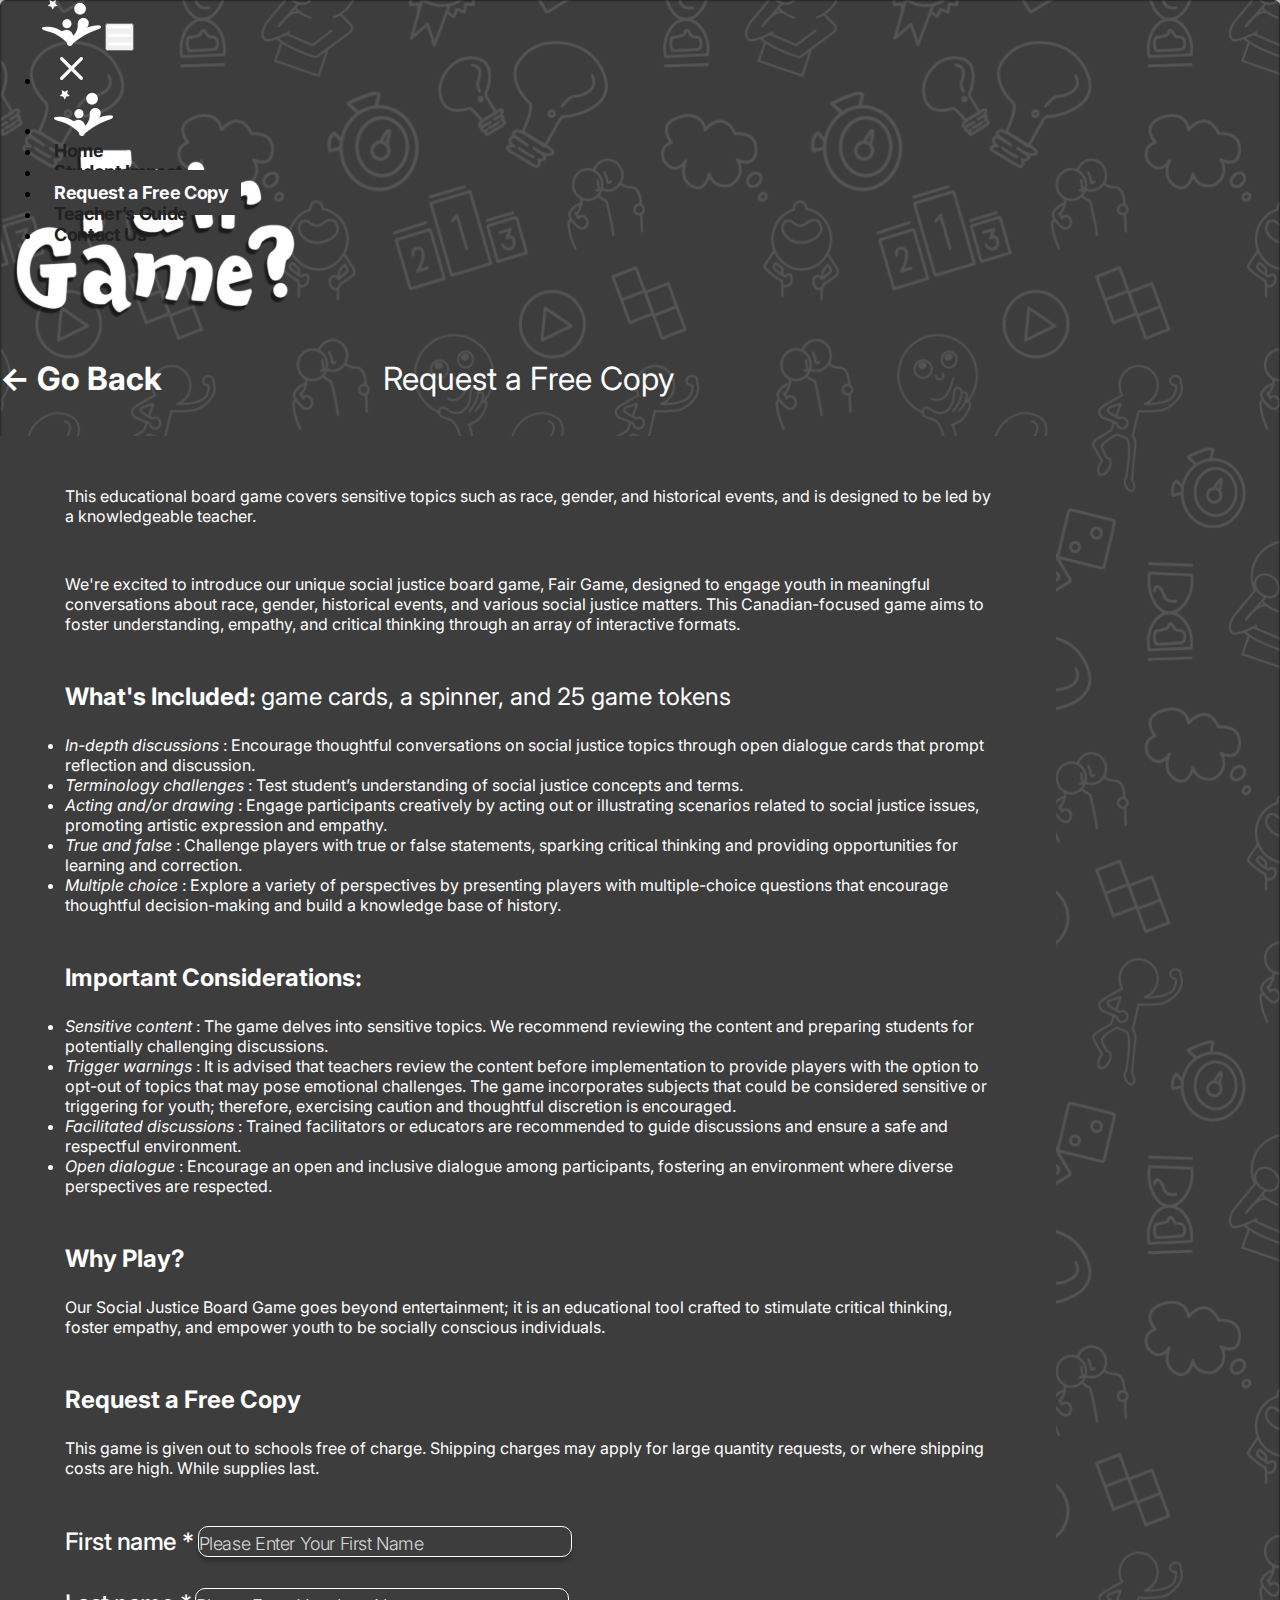
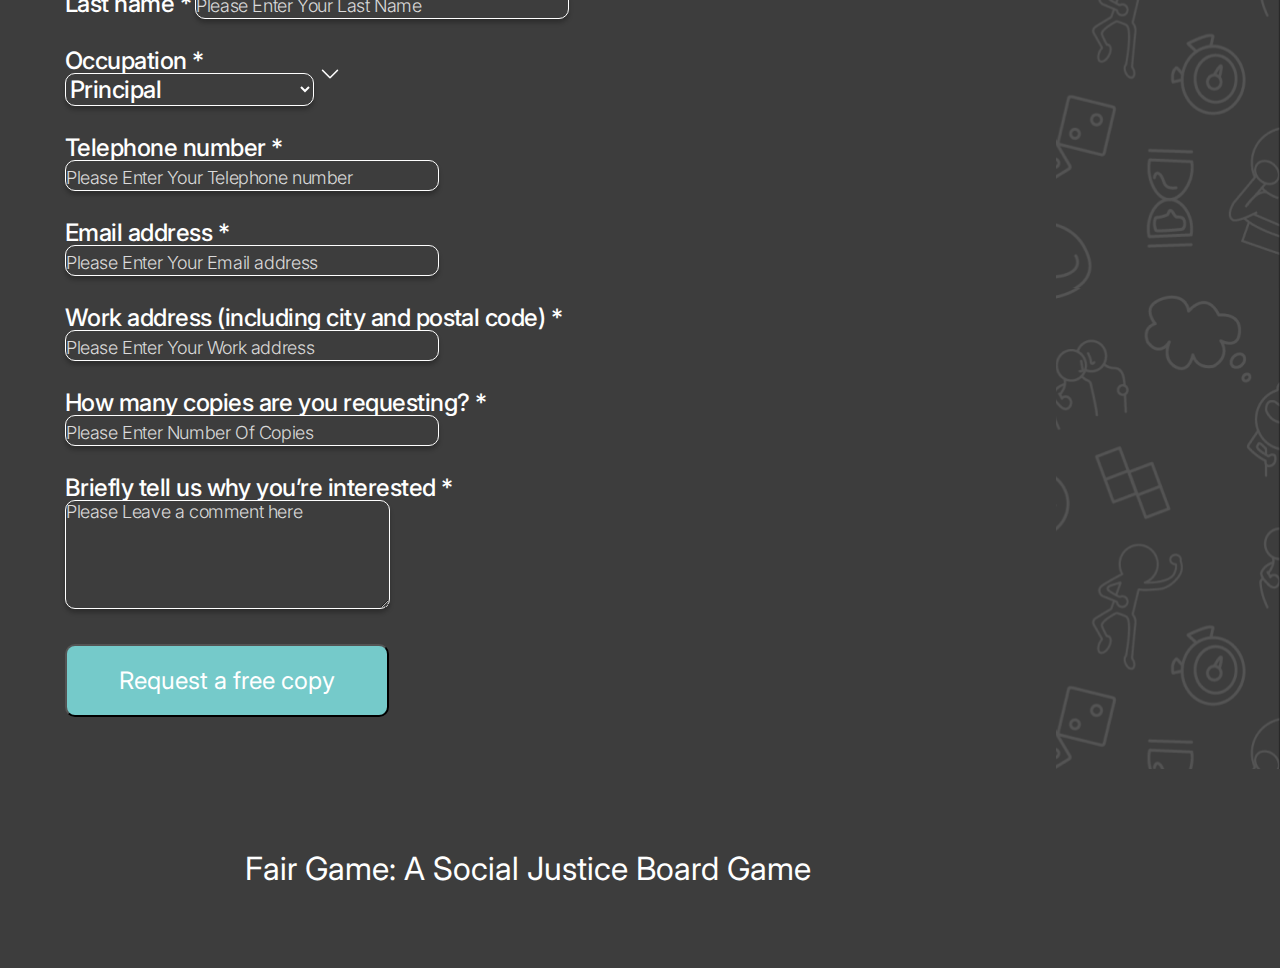
<file: request.html>
<!DOCTYPE html>
<html lang="en">
  <head>
    <meta charset="UTF-8" />
    <meta name="viewport" content="width=device-width, initial-scale=1.0" />
    <!--logo in title-->
    <link
      rel="icon"
      href="images/white YEP white 3 (1).png"
      type="image/icon type"
    />
    <title>Request - Final</title>
    <!-- Bootstrap CSS -->
    <link
      href="https://cdn.jsdelivr.net/npm/bootstrap@5.0.2/dist/css/bootstrap.min.css"
      rel="stylesheet"
      integrity="sha384-EVSTQN3/azprG1Anm3QDgpJLIm9Nao0Yz1ztcQTwFspd3yD65VohhpuuCOmLASjC"
      crossorigin="anonymous"
    />
    <!-- Custom CSS -->
    <link rel="stylesheet" href="css/style.css" />
  </head>
  <body class="position-relative branch_page">
    <!--header-->
    <header class="branch_header position-relative">
      <div class="branch-overlay position-absolute top-0 w-100 h-100"></div>
      <nav class="navbar navbar-expand-lg navbar-light">
        <div class="container-fluid">
          <a class="navbar-brand" href="index.html"
            ><img
              src="images/white YEP white 3 (1).png"
              class="img-fluid"
              alt=""
          /></a>
          <button class="bg-transparent border-0 d-block d-lg-none navbar-btn">
            <img src="images/menuwhite.svg" class="img-fluid" alt="" />
          </button>
          <div class="navbar-menu">
            <ul class="navbar-nav ms-auto mb-2 mb-lg-0">
              <li
                class="nav-item navbar-close text-end w-auto d-lg-none"
                role="button"
              >
                <span class="nav-link"
                  ><img src="images/closemenu.png" alt=""
                /></span>
              </li>
              <li
                class="nav-item d-block d-lg-none text-center nav-logo"
                role="button"
              >
                <a href="index.html" class="nav-link"
                  ><img src="images/white YEP white 3 (1).png" alt=""
                /></a>
              </li>
              <li class="nav-item text-center">
                <a class="nav-link" href="index.html">Home</a>
              </li>
              <li class="nav-item text-center">
                <a class="nav-link" href="studentimpact.html">Student Impact</a>
              </li>
              <li class="nav-item text-center">
                <a class="nav-link active" href="request.html"
                  >Request a Free Copy</a
                >
              </li>
              <li class="nav-item text-center">
                <a class="nav-link" href="guide.html">Teacher’s Guide</a>
              </li>
              <li class="nav-item text-center">
                <a class="nav-link" href="contact.html">Contact Us</a>
              </li>
            </ul>
          </div>
        </div>
      </nav>
    </header>
    <div class="rest-page position-relative">
      <div class="branch_hero container">
        <div class="branch_hero_img text-center">
          <img src="images/branch_hero.svg" class="img-fluid" alt="" />
        </div>
        <div class="sub_header container position-relative">
          <a href="index.html" class="backLink"><- Go Back</a>
          <a class="secondLink">Request a Free Copy</a>
        </div>
      </div>
      <!--Cards Section-->
      <div class="position-relative">
        <div class="container">
          <div class="branch_content request_content">
            <p>
              This educational board game covers sensitive topics such as race,
              gender, and historical events, and is designed to be led by a
              knowledgeable teacher.
            </p>
            <p>
              We're excited to introduce our unique social justice board game,
              Fair Game, designed to engage youth in meaningful conversations
              about race, gender, historical events, and various social justice
              matters. This Canadian-focused game aims to foster understanding,
              empathy, and critical thinking through an array of interactive
              formats.
            </p>
            <h3>
              What's Included:
              <span> game cards, a spinner, and 25 game tokens</span>
            </h3>
            <ul>
              <li>
                <span>In-depth discussions</span> : Encourage thoughtful conversations on
                social justice topics through open dialogue cards that prompt
                reflection and discussion.
              </li>
              <li>
                <span>Terminology challenges</span> : Test student’s understanding of social
                justice concepts and terms.
              </li>
              <li>
                <span>Acting and/or drawing</span> : Engage participants creatively by acting
                out or illustrating scenarios related to social justice issues,
                promoting artistic expression and empathy.
              </li>
              <li>
                <span>True and false</span> : Challenge players with true or false statements,
                sparking critical thinking and providing opportunities for
                learning and correction.
              </li>
              <li>
                <span>Multiple choice</span> : Explore a variety of perspectives by presenting
                players with multiple-choice questions that encourage thoughtful
                decision-making and build a knowledge base of history.
              </li>
            </ul>
            <h3>Important Considerations:</h3>
            <ul>
              <li>
                <span>Sensitive content</span> : The game delves into sensitive topics. We
                recommend reviewing the content and preparing students for
                potentially challenging discussions.
              </li>
              <li>
                <span>Trigger warnings</span> : It is advised that teachers review the content
                before implementation to provide players with the option to
                opt-out of topics that may pose emotional challenges. The game
                incorporates subjects that could be considered sensitive or
                triggering for youth; therefore, exercising caution and
                thoughtful discretion is encouraged.
              </li>
              <li>
                <span>Facilitated discussions</span> : Trained facilitators or educators are
                recommended to guide discussions and ensure a safe and
                respectful environment.
              </li>
              <li>
                <span>Open dialogue</span> : Encourage an open and inclusive dialogue among
                participants, fostering an environment where diverse
                perspectives are respected.
              </li>
            </ul>
            <h3>Why Play?</h3>
            <p>
              Our Social Justice Board Game goes beyond entertainment; it is an
              educational tool crafted to stimulate critical thinking, foster
              empathy, and empower youth to be socially conscious individuals.
            </p>
            <h3>Request a Free Copy</h3>
            <p>
              This game is given out to schools free of charge. Shipping charges
              may apply for large quantity requests, or where shipping costs are
              high. While supplies last.
            </p>
            <form
              action="https://script.google.com/macros/s/AKfycbwxOwCkttIkM5Bg-0Ei4zZUhr-2Q4a9r8pBQAoIVsFgokhlCnS5YUzIfmTw7P6FRk7X/exec"
              method="post"
              class="mx-auto"
              id="myForm"
            >
              <div>
                <label for="firstname" class="form-label">First name *</label>
                <input
                  type="text"
                  placeholder="Please Enter Your First Name"
                  class="form-control"
                  name="FirstName"
                  id="firstname"
                />
              </div>
              <div>
                <label for="lastname" class="form-label">Last name *</label>
                <input
                  type="text"
                  placeholder="Please Enter Your Last Name"
                  class="form-control"
                  name="LastName"
                  id="lastname"
                />
              </div>
              <div>
                <label for="myQuestions" class="form-label">Occupation *</label>
                <div id="myQuestions" class="select-options position-relative">
                  <select id="QuestionOptions" class="form-control" name="Occupation">
                    <option class="default-label" value="Principal" selected>
                      Principal
                    </option>
                    <option value="Teacher">Teacher</option>
                    <option value="Course Administrator">
                      Course Administrator
                    </option>
                    <option value="Other">Other</option>
                  </select>
                  <img
                    src="images/down-arrow.png"
                    class="drop-arrow position-absolute"
                    alt=""
                  />
                </div>
                <div id="myAnswers" class="col-xs-12">
                </div>
              </div>
              <div>
                <label for="phone" class="form-label">Telephone number *</label>
                <input
                  type="text"
                  placeholder="Please Enter Your Telephone number"
                  class="form-control"
                  name="TelephoneNumber"
                  id="phone"
                />
              </div>
              <div>
                <label for="emailaddress" class="form-label"
                  >Email address *</label
                >
                <input
                  type="email"
                  placeholder="Please Enter Your Email address"
                  class="form-control"
                  name="EmailAddress"
                  id="emailaddress"
                />
              </div>
              <div>
                <label for="workaddress" class="form-label"
                  >Work address (including city and postal code) *</label
                >
                <input
                  type="text"
                  placeholder="Please Enter Your Work address"
                  class="form-control"
                  name="WorkAddress"
                  id="workaddress"
                />
              </div>
              <div>
                <label for="numberOfCopies" class="form-label"
                  >How many copies are you requesting? *</label
                >
                <input
                  type="number"
                  placeholder="Please Enter Number Of Copies"
                  class="form-control"
                  name="Copies"
                  id="numberOfCopies"
                />
              </div>
              <div>
                <label for="floatingTextarea" class="form-label"
                  >Briefly tell us why you’re interested *</label
                >
                <textarea
                  class="form-control"
                  placeholder="Please Leave a comment here"
                  name="ReasonOfInterest"
                  id="floatingTextarea"
                ></textarea>
              </div>
              <button type="submit" class="main-btn mx-auto border-0">
                Request a free copy
              </button>
            </form>
          </div>
        </div>
        <div class="branch-footer">
          <div class="container">
            <h2>Fair Game: A Social Justice Board Game</h2>
          </div>
        </div>
      </div>
    </div>
    <!--Jquery-->
    <script src="https://code.jquery.com/jquery-3.7.1.min.js"></script>
    <!--Separate Popper and Bootstrap JS -->
    <script src="https://cdn.jsdelivr.net/npm/@popperjs/core@2.9.2/dist/umd/popper.min.js"></script>
    <script src="https://cdn.jsdelivr.net/npm/bootstrap@5.0.2/dist/js/bootstrap.min.js"></script>
    <!--custom js-->
    <script src="js/script.js"></script>
   <script>
    document.getElementById("QuestionOptions").addEventListener("change", function() {
    var selectedValue = this.value;

    if (selectedValue === "Other") {
      // Create a new input element
      var input = document.createElement("input");

      // Set the input attributes
      input.type = "text";
      input.id = "inputForOther";
      input.name = "OtherOccupation";
      input.placeholder = "Please Enter Your Occupation";
      input.classList.add("form-control");

      // Append the input element to the div
      document.getElementById("myAnswers").appendChild(input);
    } else {
      // Remove the input element if it exists
      var inputElement = document.getElementById("inputForOther");
      if (inputElement) {
        inputElement.parentNode.removeChild(inputElement);
      }
    }
  });
    document.getElementById("myForm").addEventListener("submit", function(event) {
      event.preventDefault();

      var firstName = document.getElementById("firstname").value;
      var lastName = document.getElementById("lastname").value;
      var occupation = document.getElementById("QuestionOptions").value;
      var OtherOccupation = document.getElementById("inputForOther")? document.getElementById("inputForOther").value : "";
      var telephoneNumber = document.getElementById("phone").value;
      var emailAddress = document.getElementById("emailaddress").value;
      var workAddress = document.getElementById("workaddress").value;
      var numberOfCopies = document.getElementById("numberOfCopies").value;
      var reasonOfInterest = document.getElementById("floatingTextarea").value;

      if (
        firstName === "" ||
        lastName === "" ||
        occupation === "" ||
        telephoneNumber === "" ||
        emailAddress === "" ||
        workAddress === "" ||
        numberOfCopies === "" ||
        reasonOfInterest === ""
      ) {
        alert("Please fill in all required fields.");
        return;
      }

      if (occupation === "Other" && OtherOccupation === "") {
        alert("Please enter your occupation.");
        return;
      }

      var formData = new FormData(document.getElementById("myForm"));

      fetch("https://script.google.com/macros/s/AKfycbwxOwCkttIkM5Bg-0Ei4zZUhr-2Q4a9r8pBQAoIVsFgokhlCnS5YUzIfmTw7P6FRk7X/exec", {
        method: "POST",
        body: formData
      })
    .then(response => response.text())
    .then(data => {
        if (data === "Form submitted successfully") {
          alert("Form submitted successfully.");
        } else {
          alert("Form submitted successfully.");
        }
      })
    .catch(error => {
        alert("Form submitted successfully.");
      });
  });
   </script>
  </body>
</html>
</file>
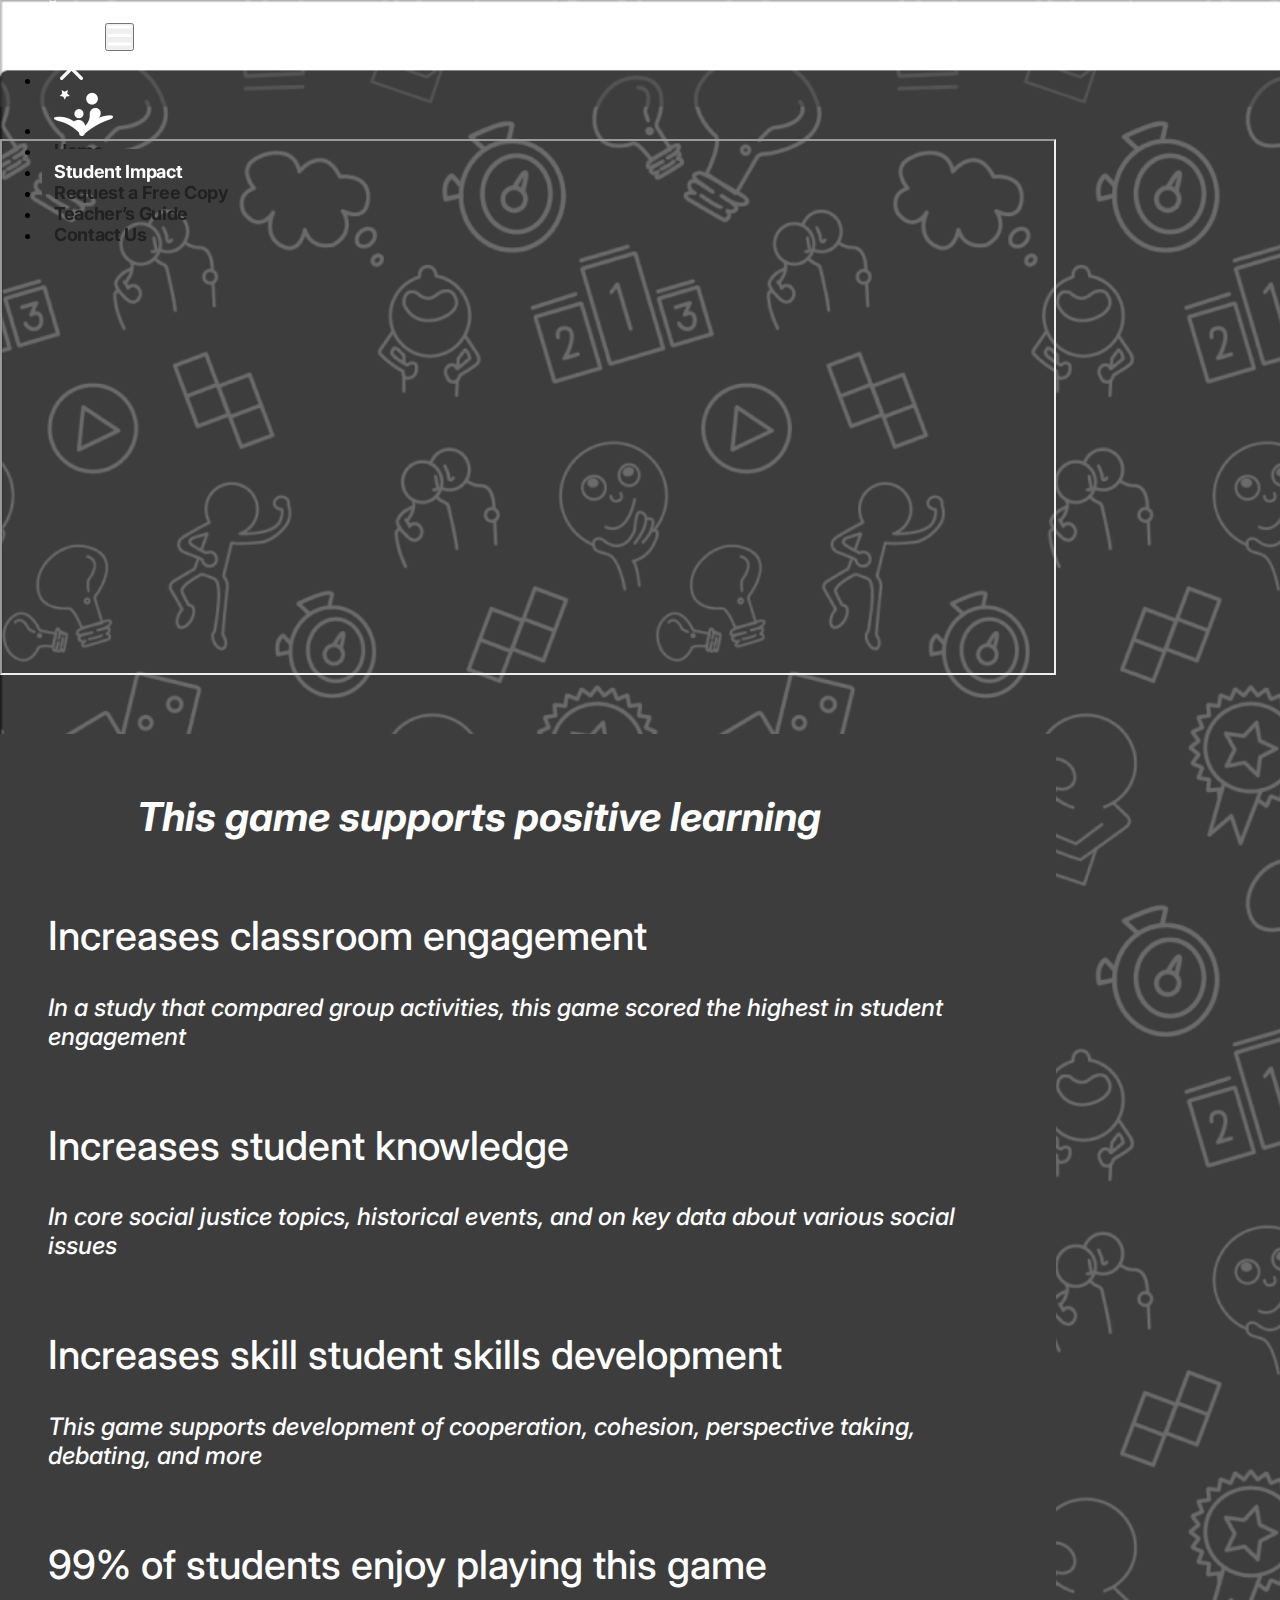
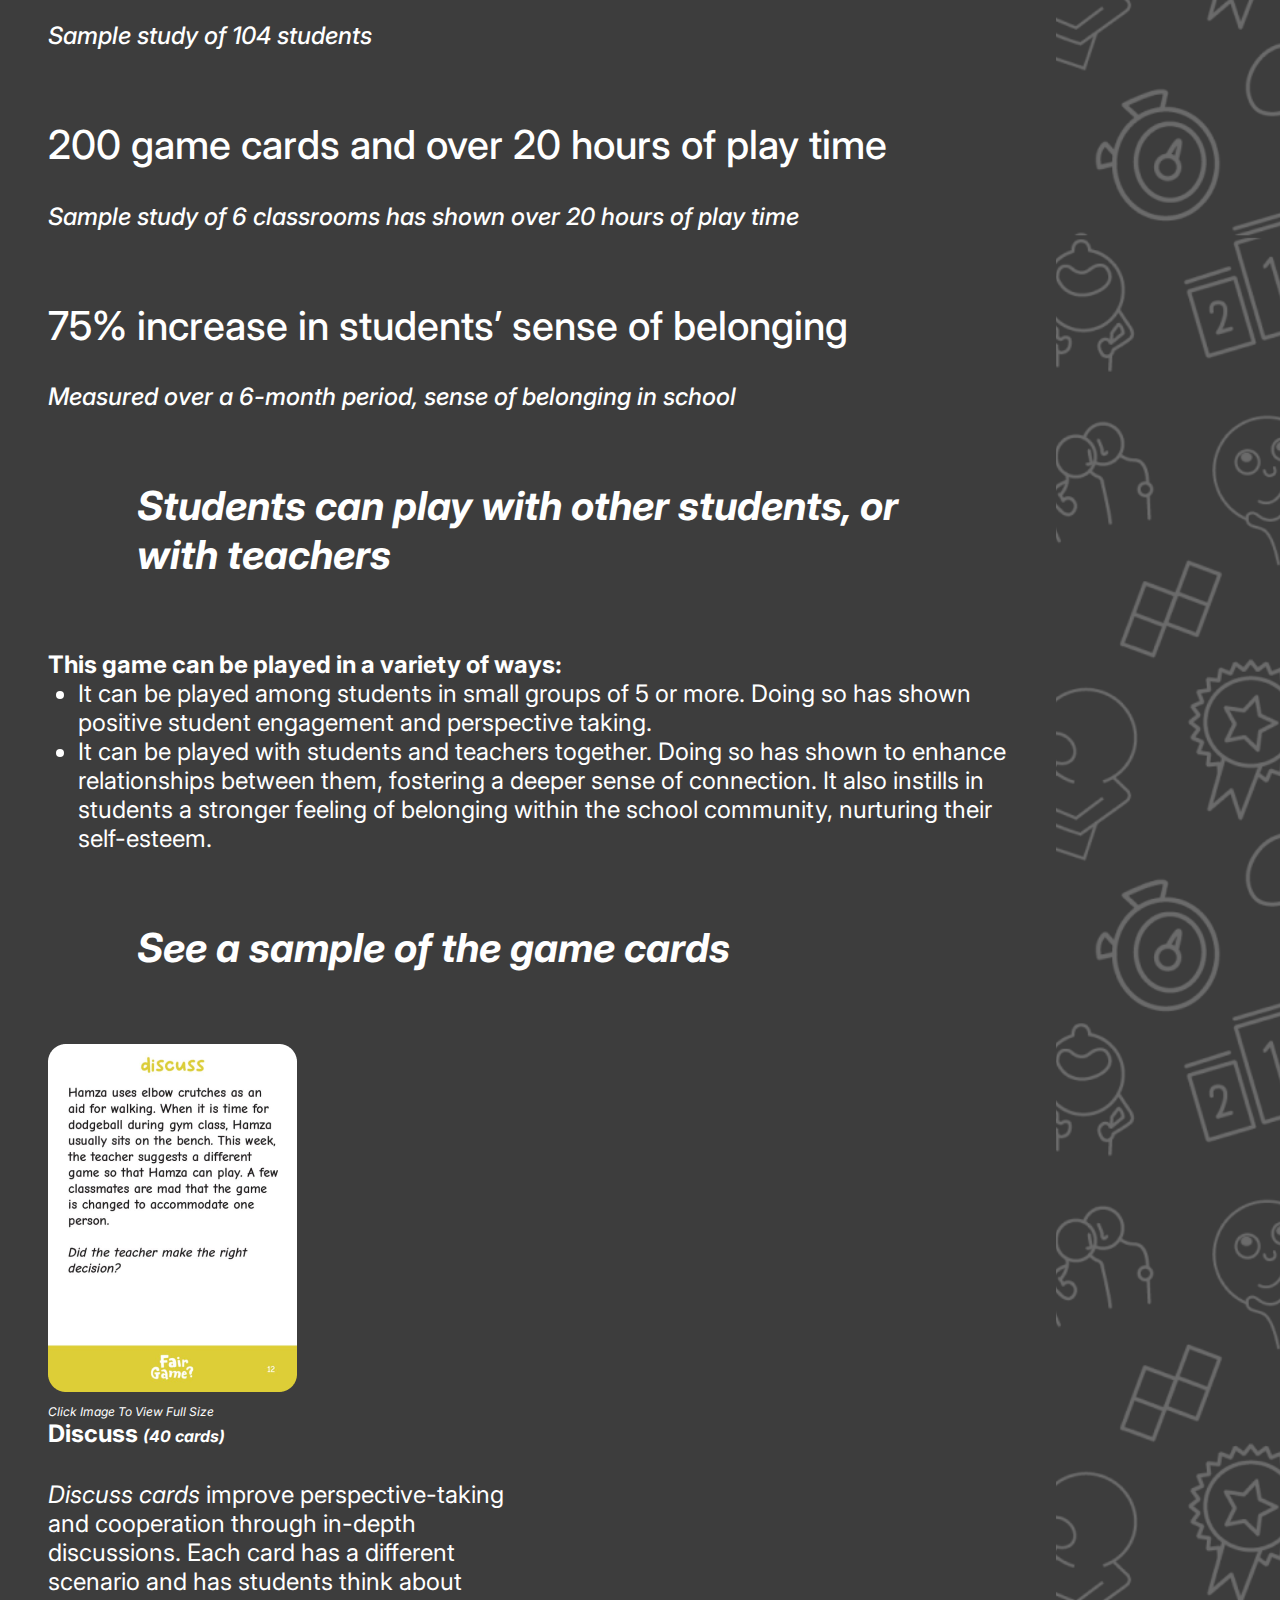
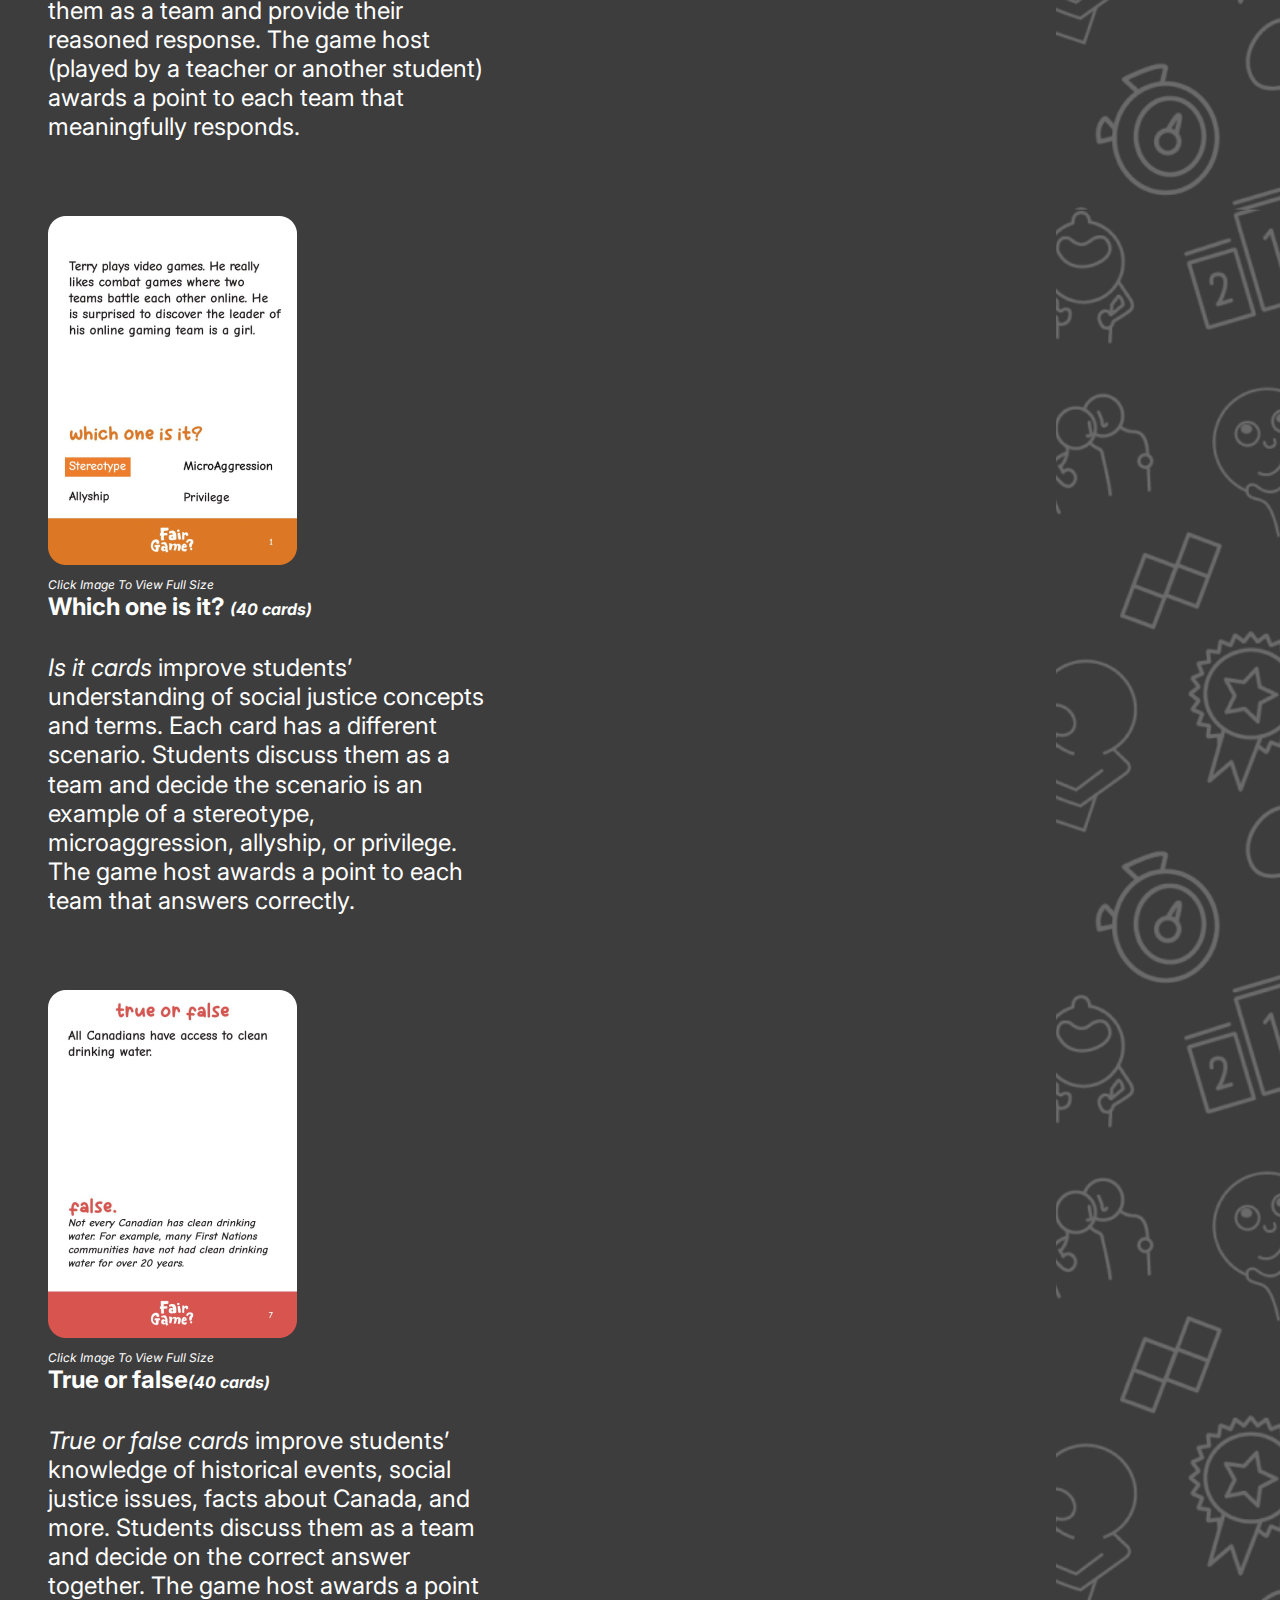
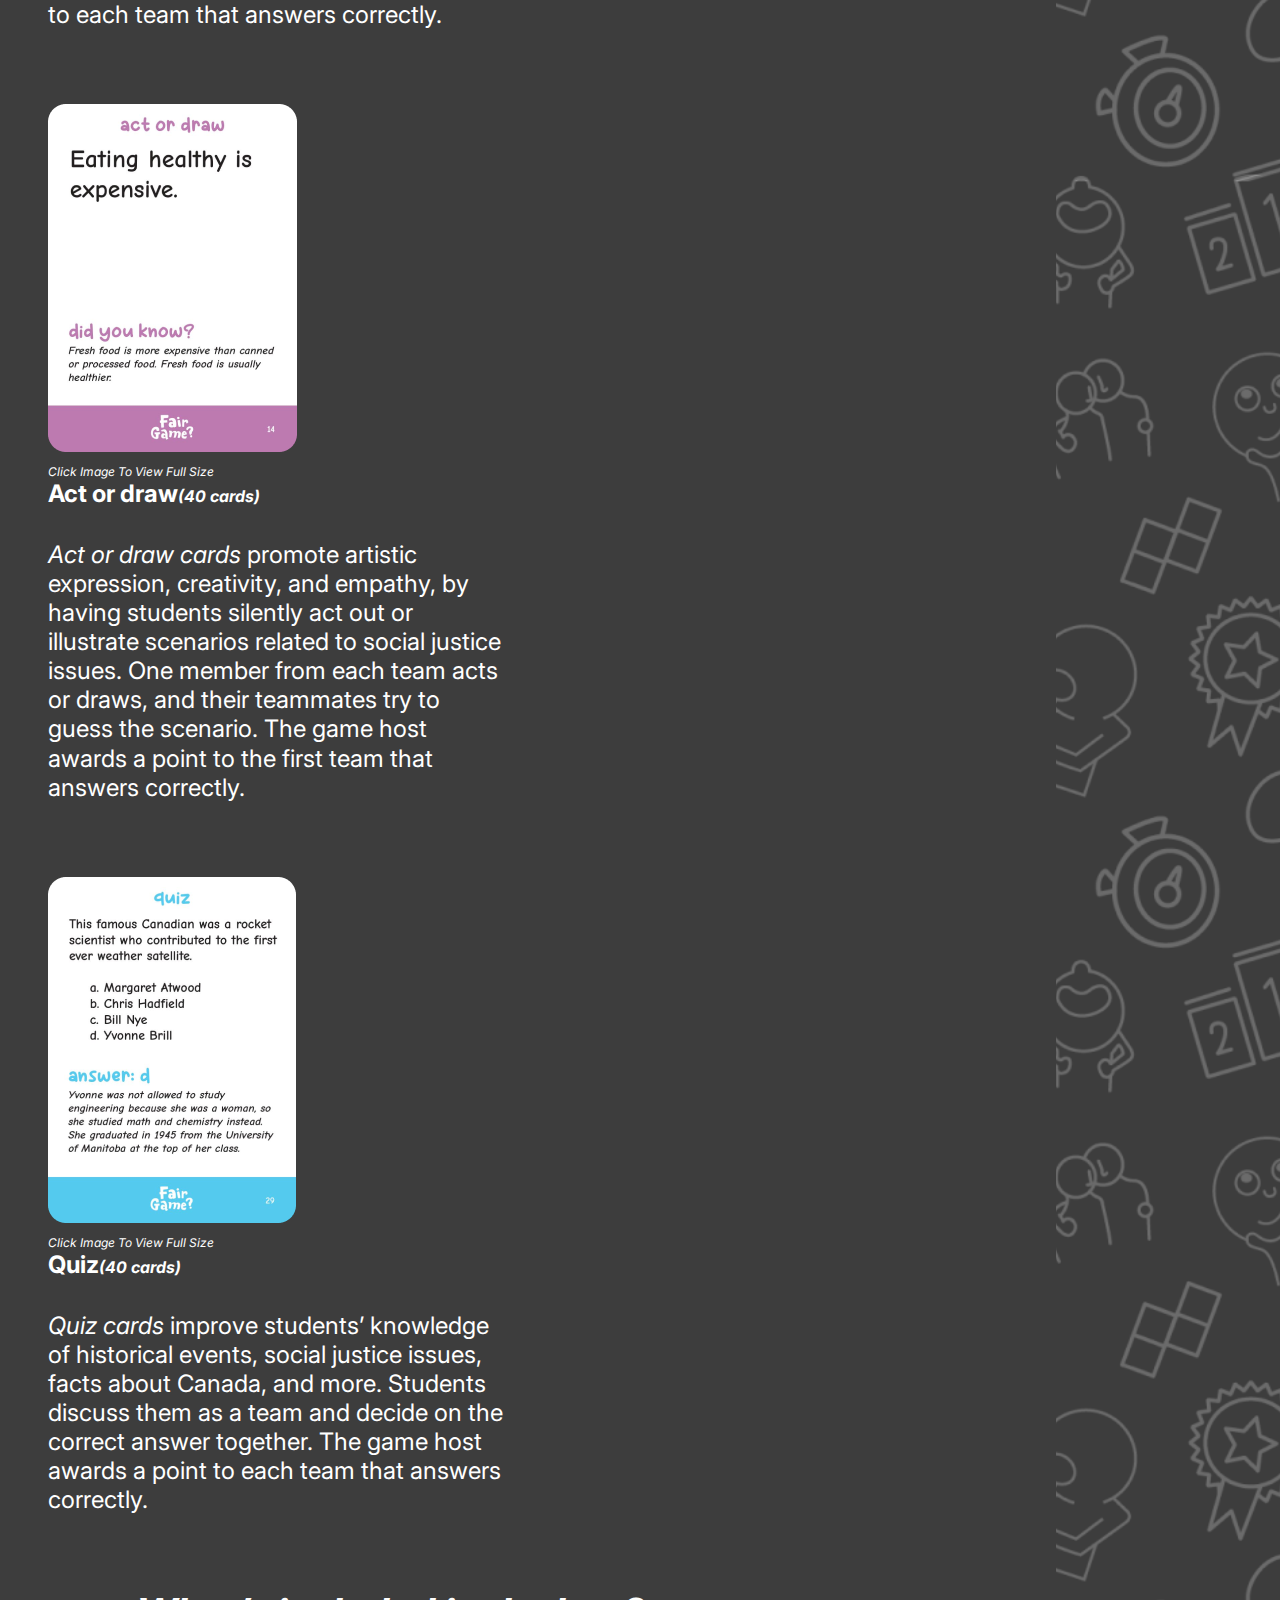
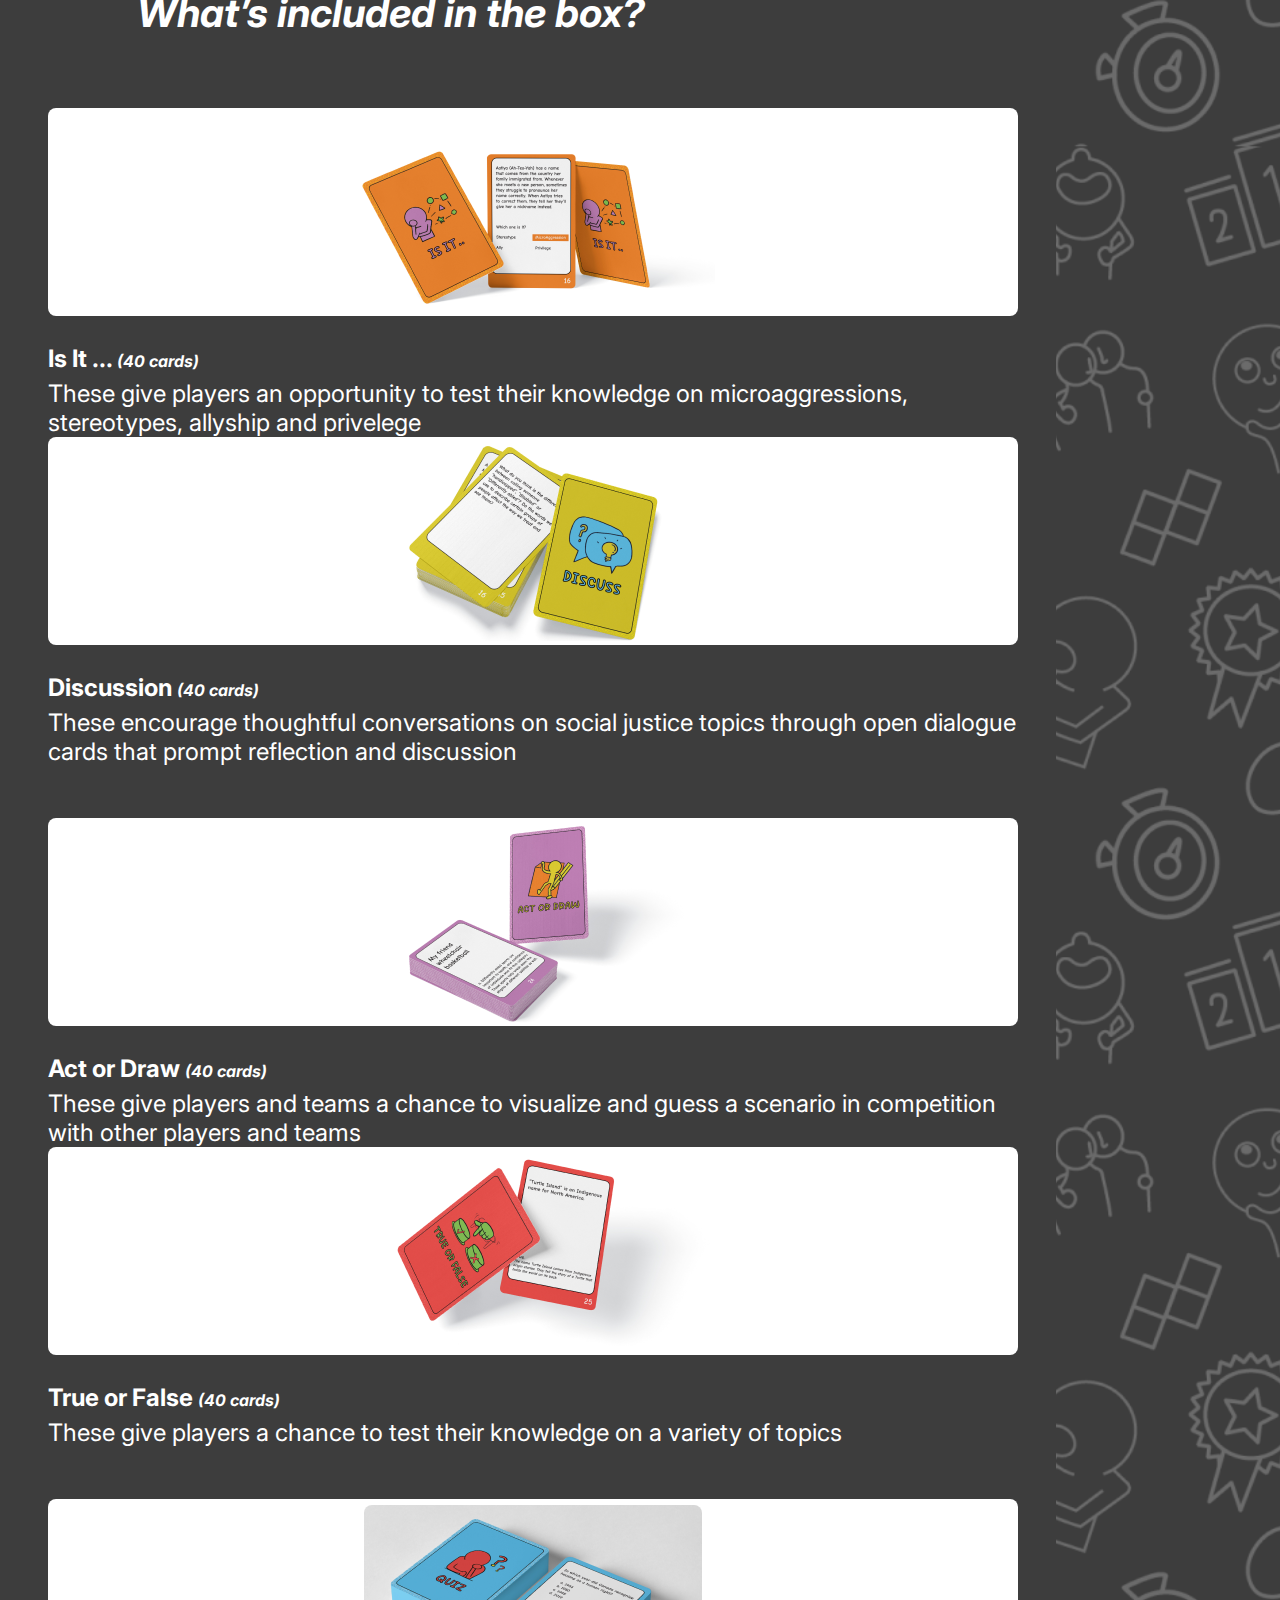
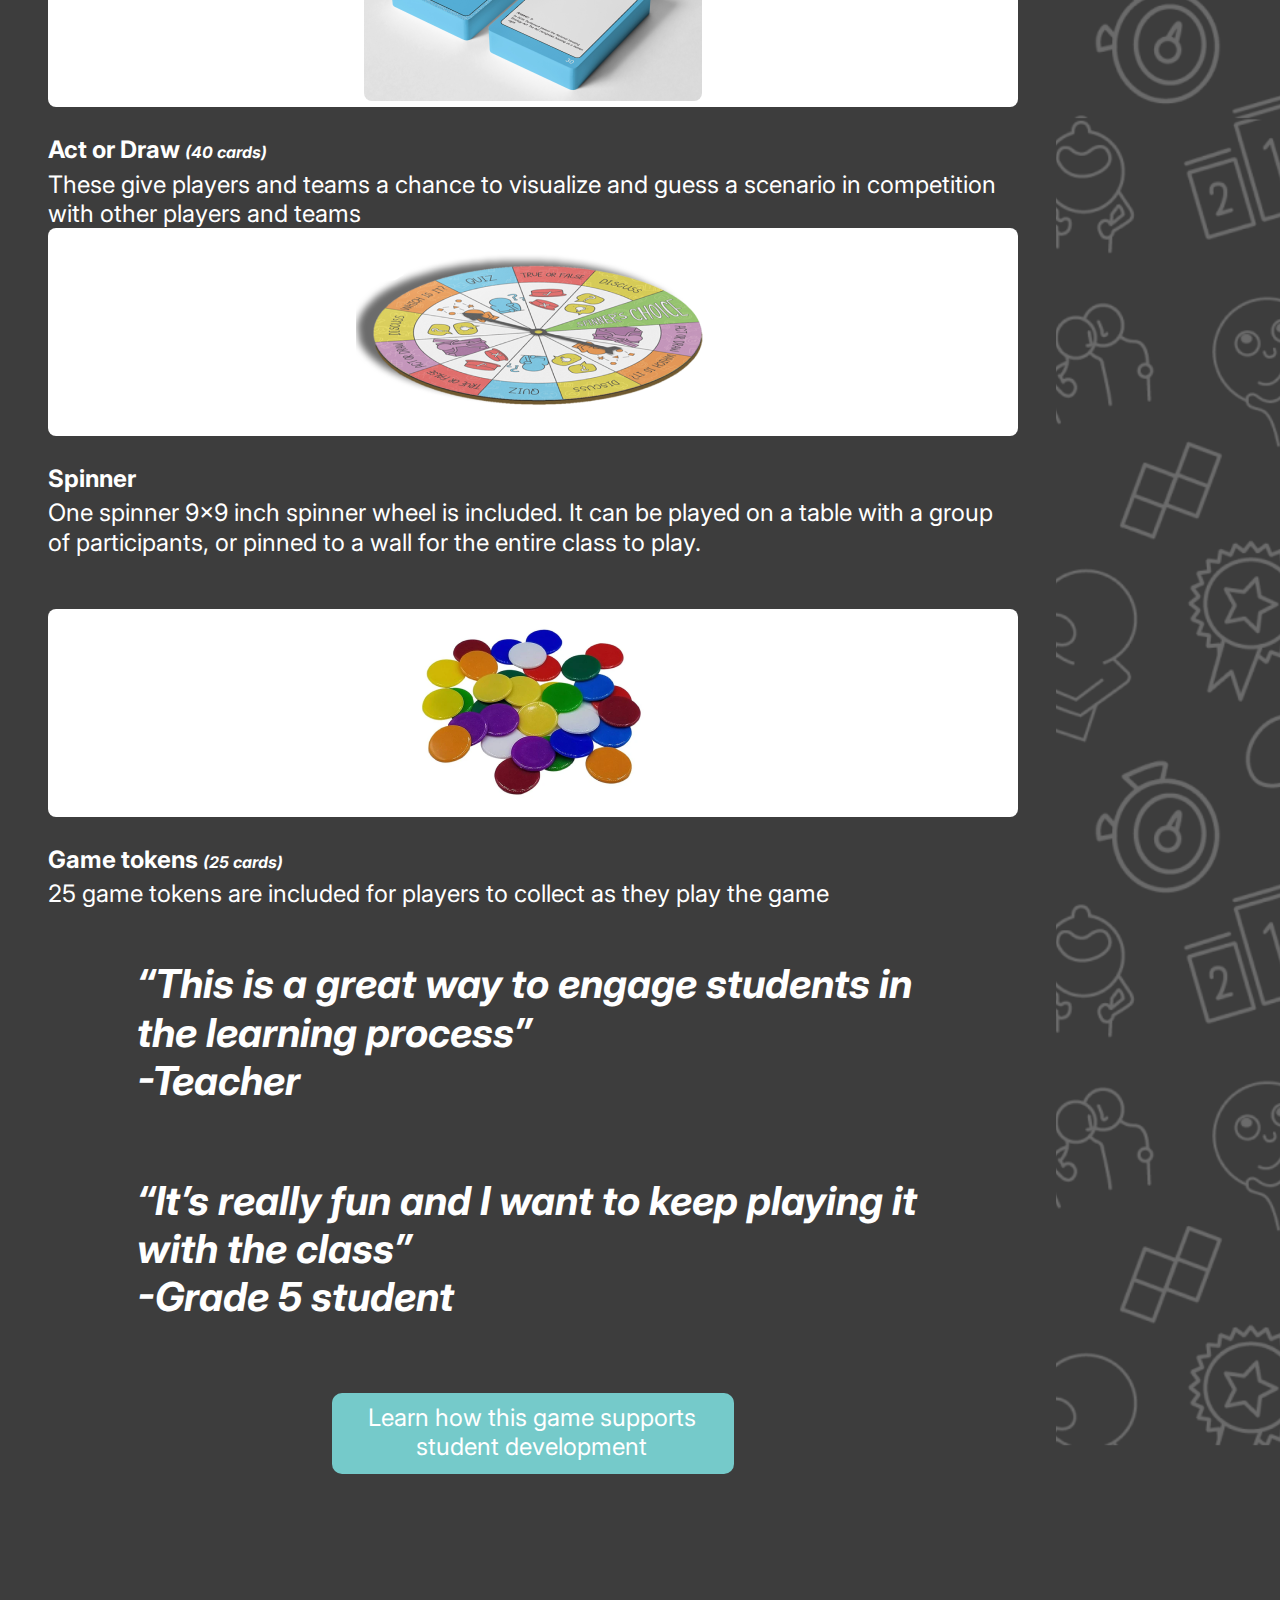
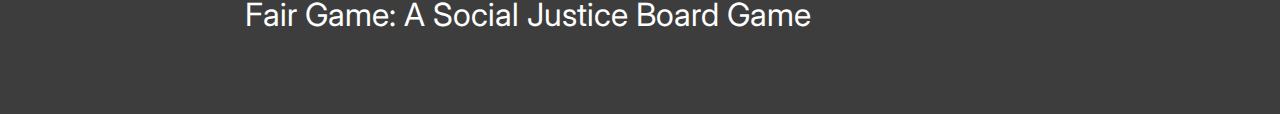
<file: studentimpact.html>
<!DOCTYPE html>
<html lang="en">
  <head>
    <meta charset="UTF-8" />
    <meta name="viewport" content="width=device-width, initial-scale=1.0" />
    <!--logo in title-->
    <link
      rel="icon"
      href="images/white YEP white 3 (1).png"
      type="image/icon type"
    />
    <title>Student impact - Final</title>
    <!-- Bootstrap CSS -->
    <link
      href="https://cdn.jsdelivr.net/npm/bootstrap@5.0.2/dist/css/bootstrap.min.css"
      rel="stylesheet"
      integrity="sha384-EVSTQN3/azprG1Anm3QDgpJLIm9Nao0Yz1ztcQTwFspd3yD65VohhpuuCOmLASjC"
      crossorigin="anonymous"
    />
    <!-- Custom CSS -->
    <link rel="stylesheet" href="css/style.css" />
  </head>
  <body class="position-relative branch_page studentImpactPage">
    <!--header-->
    <header class="branch_header position-relative">
      <div class="branch-overlay position-absolute top-0 w-100 h-100"></div>
      <nav class="navbar navbar-expand-lg navbar-light">
        <div class="container-fluid">
          <a class="navbar-brand" href="index.html"
            ><img
              src="images/white YEP white 3 (1).png"
              class="img-fluid"
              alt=""
          /></a>
          <button class="bg-transparent border-0 d-block d-lg-none navbar-btn">
            <img src="images/menuwhite.svg" class="img-fluid" alt="" />
          </button>
          <div class="navbar-menu">
            <ul class="navbar-nav ms-auto mb-2 mb-lg-0">
              <li
                class="nav-item navbar-close text-end w-auto d-lg-none"
                role="button"
              >
                <span class="nav-link"
                  ><img src="images/closemenu.png" alt=""
                /></span>
              </li>
              <li
                class="nav-item d-block d-lg-none text-center nav-logo"
                role="button"
              >
                <a href="index.html" class="nav-link"
                  ><img src="images/white YEP white 3 (1).png" alt=""
                /></a>
              </li>
              <li class="nav-item text-center">
                <a class="nav-link" href="index.html">Home</a>
              </li>
              <li class="nav-item text-center">
                <a class="nav-link active" href="studentimpact.html">Student Impact</a>
              </li>
              <li class="nav-item text-center">
                <a class="nav-link" href="request.html"
                  >Request a Free Copy</a
                >
              </li>
              <li class="nav-item text-center">
                <a class="nav-link" href="guide.html">Teacher’s Guide</a>
              </li>
              <li class="nav-item text-center">
                <a class="nav-link" href="contact.html">Contact Us</a>
              </li>
            </ul>
          </div>
        </div>
      </nav>
    </header>
    <div class="rest-page position-relative">
        <!--Cards Section-->
        <div class="position-relative">
          <div class="container">
            <div class="video">
              <iframe
                width="100%"
                height="536"
                src="https://www.youtube.com/embed/tgbNymZ7vqY"
              >
              </iframe>
            </div>
            <div class="branch_content student-content">
              <h1 class="text-center">This game supports positive learning</h1>
              <div
                class="row align-items-start justify-content-between student-row"
              >
                <div class="col-12 col-md-6 col-lg-6 col-xl-4 text-center">
                  <h1>Increases classroom engagement</h1>
                  <p class="common-text">
                    In a study that compared group activities, this game scored the
                    highest in student engagement
                  </p>
                </div>
                <div class="col-12 col-md-6 col-lg-6 col-xl-4 text-center">
                  <h1>Increases student knowledge</h1>
                  <p class="common-text">
                    In core social justice topics, historical events, and on key
                    data about various social issues
                  </p>
                </div>
                <div class="col-12 col-md-6 col-lg-6 col-xl-4 text-center">
                  <h1>Increases skill student skills development</h1>
                  <p class="common-text">
                    This game supports development of cooperation, cohesion,
                    perspective taking, debating, and more
                  </p>
                </div>
                <div class="col-12 col-md-6 col-lg-6 col-xl-4 text-center">
                  <h1>99% of students enjoy playing this game</h1>
                  <p class="common-text">Sample study of 104 students</p>
                </div>
                <div class="col-12 col-md-6 col-lg-6 col-xl-4 text-center">
                  <h1>200 game cards and over 20 hours of play time</h1>
                  <p class="common-text">
                    Sample study of 6 classrooms has shown over 20 hours of play
                    time
                  </p>
                </div>
                <div class="col-12 col-md-6 col-lg-6 col-xl-4 text-center">
                  <h1>75% increase in students’ sense of belonging</h1>
                  <p class="common-text">
                    Measured over a 6-month period, sense of belonging in school
                  </p>
                </div>
              </div>
              <h1 class="text-center">
                Students can play with other students, or with teachers
              </h1>
              <div class="row students_can">
                <h3 class="fw-normal">
                  This game can be played in a variety of ways:
                </h3>
                <ul>
                  <li class="common-text">
                    It can be played among students in small groups of 5 or more.
                    Doing so has shown positive student engagement and perspective
                    taking.
                  </li>
                  <li class="common-text">
                    It can be played with students and teachers together. Doing so
                    has shown to enhance relationships between them, fostering a
                    deeper sense of connection. It also instills in students a
                    stronger feeling of belonging within the school community,
                    nurturing their self-esteem.
                  </li>
                </ul>
              </div>
              <h1 class="text-center">See a sample of the game cards</h1>
              <div class="row d-flex justify-content-between card-sample">
                <div class="col-12 col-md-6">
                  <div class="sample-img-container text-center">
                    <img
                      src="images/DiscussSample 2.png"
                      class="img-fluid popup-img"
                      alt=""
                    />
                  </div>
                </div>
                <div class="col-12 col-md-6">
                  <div class="sample-text">
                    <h3>Discuss <span>(40 cards)</span></h3>
                    <p class="common-text">
                      <span>Discuss cards</span> improve perspective-taking and
                      cooperation through in-depth discussions. Each card has a
                      different scenario and has students think about them as a team
                      and provide their reasoned response. The game host (played by
                      a teacher or another student) awards a point to each team that
                      meaningfully responds.
                    </p>
                  </div>
                </div>
              </div>
              <div class="row d-flex justify-content-between card-sample">
                <div class="col-12 col-md-6">
                  <div class="sample-img-container text-center">
                    <img src="images/IsItSample 1.png" class="img-fluid popup-img" alt="" />
                  </div>
                </div>
                <div class="col-12 col-md-6">
                  <div class="sample-text">
                    <h3>Which one is it? <span>(40 cards)</span></h3>
                    <p class="common-text">
                      <span>Is it cards</span> improve students’ understanding of
                      social justice concepts and terms. Each card has a different
                      scenario. Students discuss them as a team and decide the
                      scenario is an example of a stereotype, microaggression,
                      allyship, or privilege. The game host awards a point to each
                      team that answers correctly.
                    </p>
                  </div>
                </div>
              </div>
              <div class="row d-flex justify-content-between card-sample">
                <div class="col-12 col-md-6">
                  <div class="sample-img-container text-center">
                    <img
                      src="images/TrueFalseSample 1.png"
                      class="img-fluid popup-img"
                      alt=""
                    />
                  </div>
                </div>
                <div class="col-12 col-md-6">
                  <div class="sample-text">
                    <h3>True or false<span>(40 cards)</span></h3>
                    <p class="common-text">
                      <span>True or false cards</span> improve students’ knowledge
                      of historical events, social justice issues, facts about
                      Canada, and more. Students discuss them as a team and decide
                      on the correct answer together. The game host awards a point
                      to each team that answers correctly.
                    </p>
                  </div>
                </div>
              </div>
              <div class="row d-flex justify-content-between card-sample">
                <div class="col-12 col-md-6">
                  <div class="sample-img-container text-center">
                    <img
                      src="images/ActDrawSample 1.png"
                      class="img-fluid popup-img"
                      alt=""
                    />
                  </div>
                </div>
                <div class="col-12 col-md-6">
                  <div class="sample-text">
                    <h3>Act or draw<span>(40 cards)</span></h3>
                    <p class="common-text">
                      <span>Act or draw cards</span> promote artistic expression,
                      creativity, and empathy, by having students silently act out
                      or illustrate scenarios related to social justice issues. One
                      member from each team acts or draws, and their teammates try
                      to guess the scenario. The game host awards a point to the
                      first team that answers correctly.
                    </p>
                  </div>
                </div>
              </div>
              <div class="row d-flex justify-content-between card-sample">
                <div class="col-12 col-md-6">
                  <div class="sample-img-container text-center">
                    <img src="images/QuizSample 1.png" class="img-fluid popup-img" alt="" />
                  </div>
                </div>
                <div class="col-12 col-md-6">
                  <div class="sample-text">
                    <h3>Quiz<span>(40 cards)</span></h3>
                    <p class="common-text">
                      <span>Quiz cards</span> improve students’ knowledge of
                      historical events, social justice issues, facts about Canada,
                      and more. Students discuss them as a team and decide on the
                      correct answer together. The game host awards a point to each
                      team that answers correctly.
                    </p>
                  </div>
                </div>
              </div>
              <h1 class="text-center">What’s included in the box?</h1>
              <div class="box-included">
                <div class="row d-lg-flex align-items-start gap-4 justify-content-center ">
                    <div class="col-12 col-lg-5">
                        <div class="card-container">
                            <img src="images/Rectangle 14.png" class="img-fluid " alt="">
                        </div>
                        <h3>Is It ... <span> (40 cards)</span></h4>
                        <p class="common-text">These give players an opportunity to test their knowledge on microaggressions, stereotypes, allyship and privelege</p>
                    </div>
                    <div class="col-12 col-lg-5">
                        <div class="card-container">
                            <img src="images/303-playing-cards-mockup-04 1.png" class="img-fluid " alt="">
                        </div>
                        <h3>Discussion <span> (40 cards)</span></h4>
                        <p class="common-text">These encourage thoughtful conversations on social justice topics through open dialogue cards that prompt reflection and discussion</p>
                    </div>
                </div>
                <div class="row d-lg-flex align-items-start gap-4 justify-content-center ">
                    <div class="col-12 col-lg-5">
                        <div class="card-container">
                            <img src="images/303-playing-cards-mockup-01 1.png" class="img-fluid " alt="">
                        </div>
                        <h3>Act or Draw <span> (40 cards)</span></h4>
                        <p class="common-text">These give players and teams a chance to visualize and guess a scenario in competition with other players and teams</p>
                    </div>
                    <div class="col-12 col-lg-5">
                        <div class="card-container">
                            <img src="images/Rectangle 17.png" class="img-fluid " alt="">
                        </div>
                        <h3>True or False <span> (40 cards)</span></h4>
                        <p class="common-text">These give players a chance to test their knowledge on a variety of topics</p>
                    </div>
                </div>
                <div class="row d-lg-flex align-items-start gap-4 justify-content-center ">
                    <div class="col-12 col-lg-5">
                        <div class="card-container">
                            <img src="images/Rectangle 16.png" class="img-fluid " alt="">
                        </div>
                        <h3>Act or Draw <span> (40 cards)</span></h4>
                        <p class="common-text">These give players and teams a chance to visualize and guess a scenario in competition with other players and teams</p>
                    </div>
                    <div class="col-12 col-lg-5">
                        <div class="card-container">
                            <img src="images/game 1 1.png" class="img-fluid " alt="">
                        </div>
                        <h3>Spinner</h4>
                        <p class="common-text">One spinner 9x9 inch spinner wheel is included. It can be played on a table with a group of participants, or pinned to a wall for the entire class to play.</p>
                    </div>
                </div>
                <div class="row d-lg-flex align-items-start gap-4 justify-content-center ">
                    <div class="col-12 col-lg-5">
                        <div class="card-container">
                            <img src="images/image 2 (1).png" class="img-fluid " alt="">
                        </div>
                        <h3>Game tokens <span> (25 cards)</span></h4>
                        <p class="common-text">25 game tokens are included for players to collect as they play the game</p>
                    </div>
                    <div class="col-12 col-lg-5"></div>
                </div>
              </div>
              <h1 class="text-center">“This is a great way to engage students in the learning process” <br> -Teacher
              </h1>
              <h1 class="text-center">
                  “It’s really fun and I want to keep playing it with the class” <br> -Grade 5 student
              </h1>
              <a href="#" class="main-btn">Learn how this game supports student development</a>
            </div>
          </div>
        </div>
        <div class="branch-footer">
          <div class="container">
            <h2>Fair Game: A Social Justice Board Game</h2>
          </div>
        </div>
        <div class="modal in" id="viewImg" tabindex="-1" role="dialog" style="display: none;">
          <div class="modal-dialog modal-lg">
            <div class="modal-content">
              <div class="modal-header">
                <button type="button" class="close-popup border-0 bg-transparent" data-dismiss="modal" aria-label="Close"><span aria-hidden="true"><svg xmlns='http://www.w3.org/2000/svg' viewBox='0 0 16 16' fill='#000'><path d='M.293.293a1 1 0 0 1 1.414 0L8 6.586 14.293.293a1 1 0 1 1 1.414 1.414L9.414 8l6.293 6.293a1 1 0 0 1-1.414 1.414L8 9.414l-6.293 6.293a1 1 0 0 1-1.414-1.414L6.586 8 .293 1.707a1 1 0 0 1 0-1.414z'/></svg></span></button>
              </div>
              <div class="modal-body">
                <div id="imgViewer">
                </div>
              </div>
            </div>
          </div>
        </div>
    </div>
    <!--Jquery-->
    <script src="https://code.jquery.com/jquery-3.7.1.min.js"></script>
    <!--Separate Popper and Bootstrap JS -->
    <script src="https://cdn.jsdelivr.net/npm/@popperjs/core@2.9.2/dist/umd/popper.min.js"></script>
    <script src="https://cdn.jsdelivr.net/npm/bootstrap@5.0.2/dist/js/bootstrap.min.js"></script>
    <!--custom js-->
    <script src="js/script.js"></script>
    <script>
      if (window.matchMedia("(min-width: 992px)").matches){
          $('.popup-img').on('click', function(e) {
          $('#imgViewer').html('').append( $(e.currentTarget).clone().removeClass('img-responsive').removeClass('img-thumbnail') );
          $('#viewImg').modal('show');
        });
        $('.popup-img').each(function(i,e) {
          $(e).wrap('<div class="img-wrapper"></div>');
        })
        $(".close-popup").click(function(){
          $('#viewImg').modal('hide');
        });
      }
    </script>
  </body>
</html>
</file>
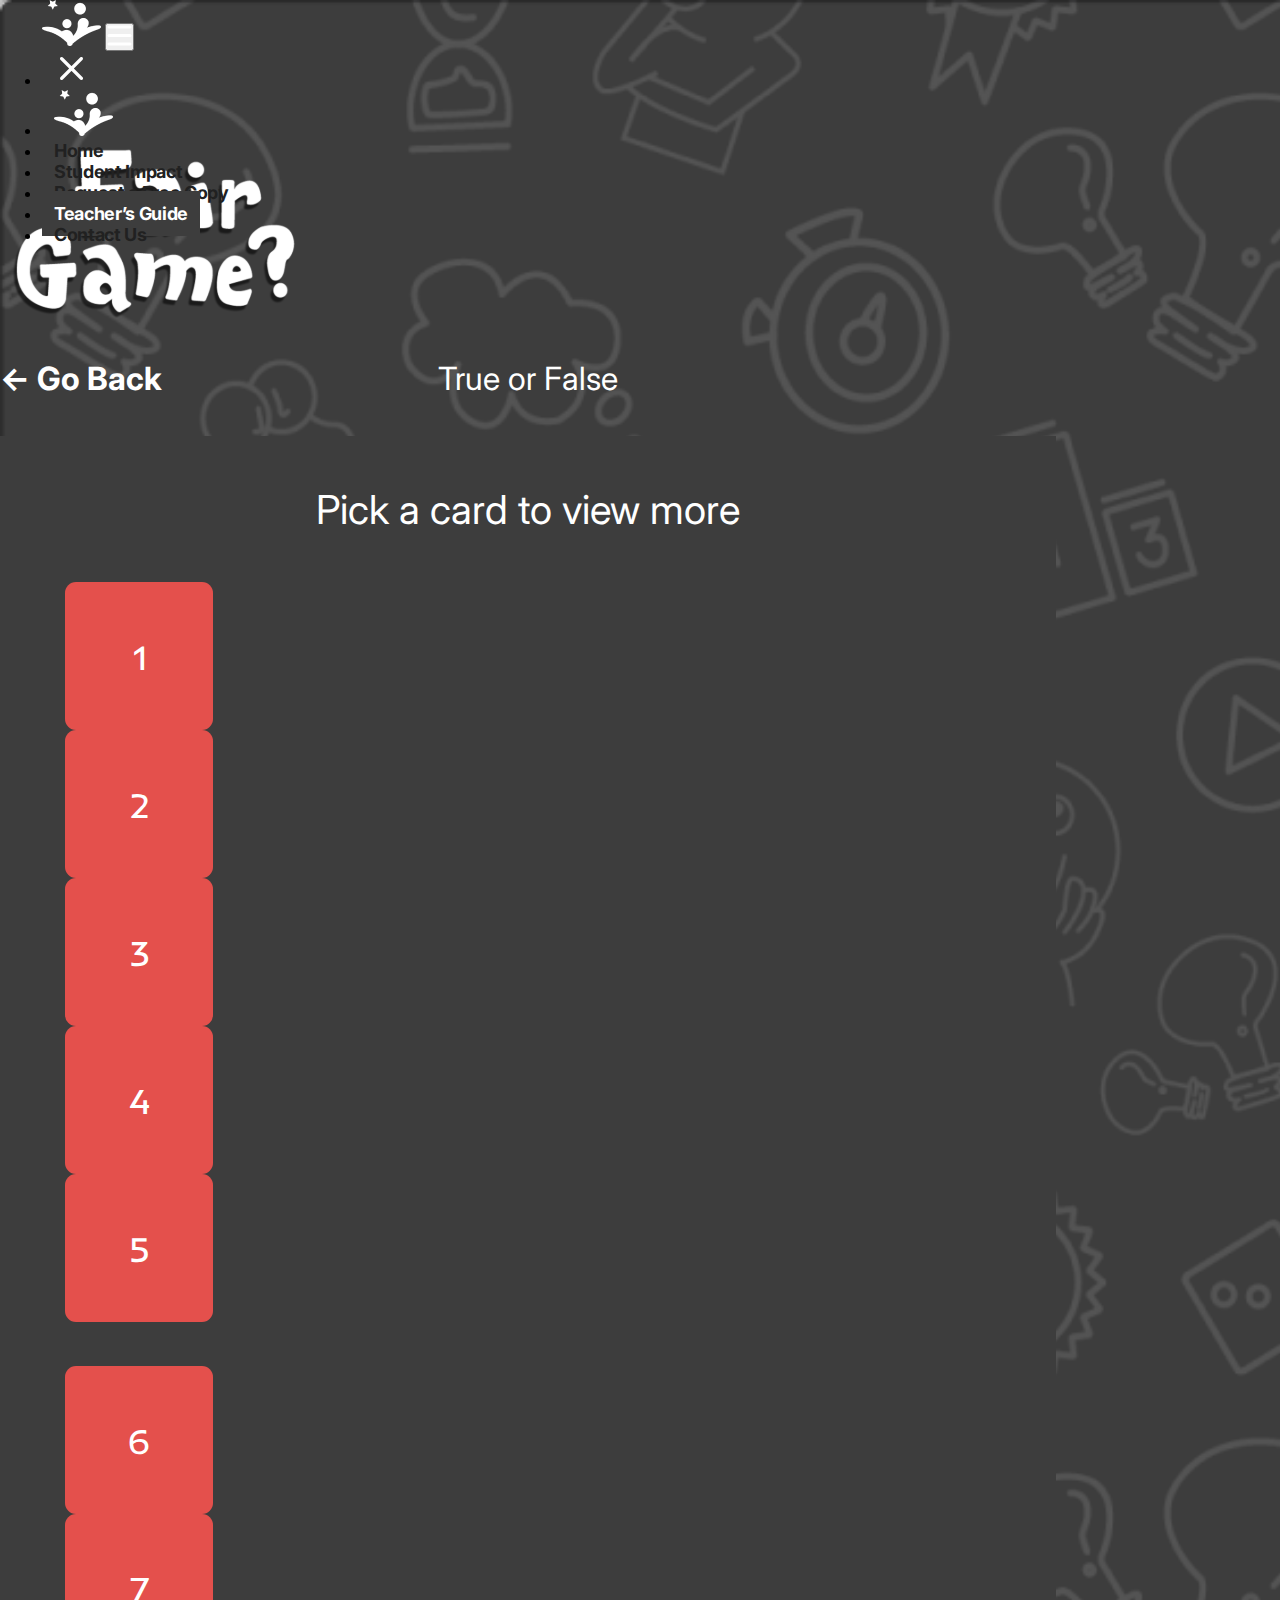
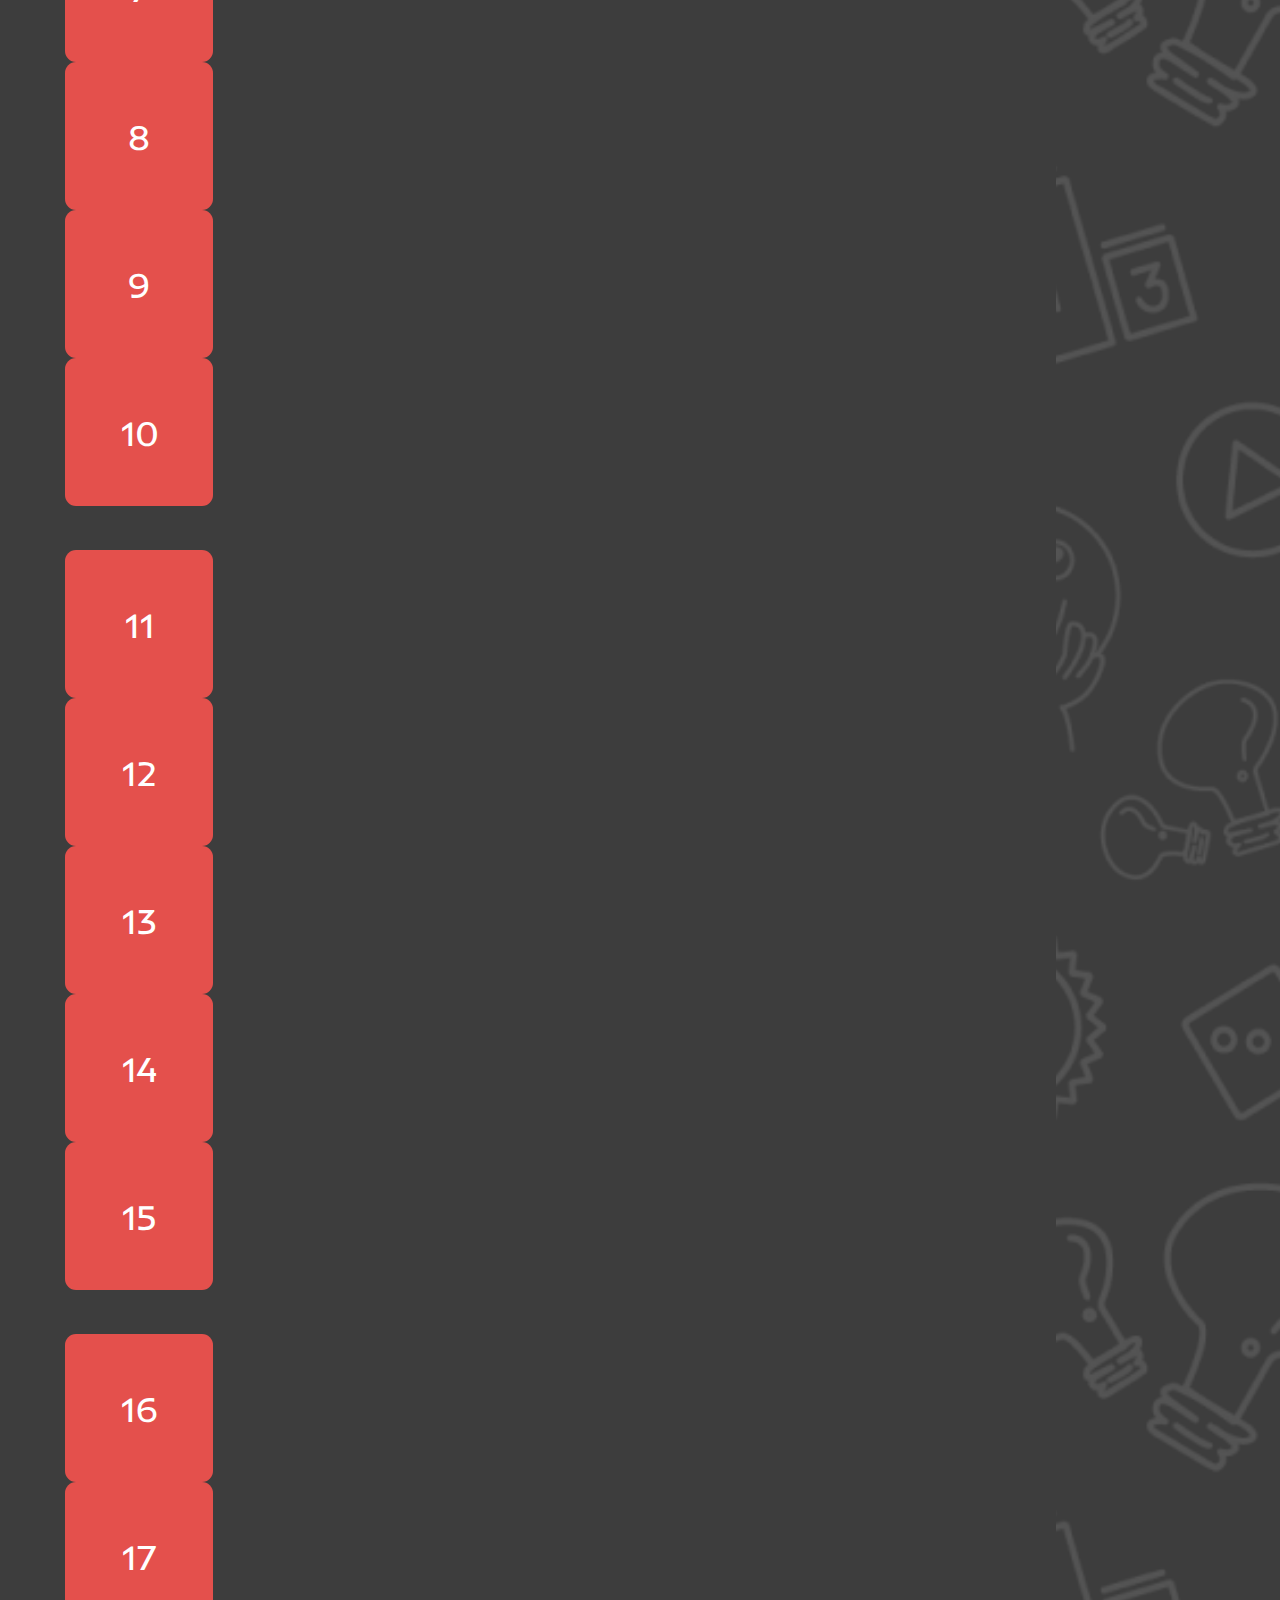
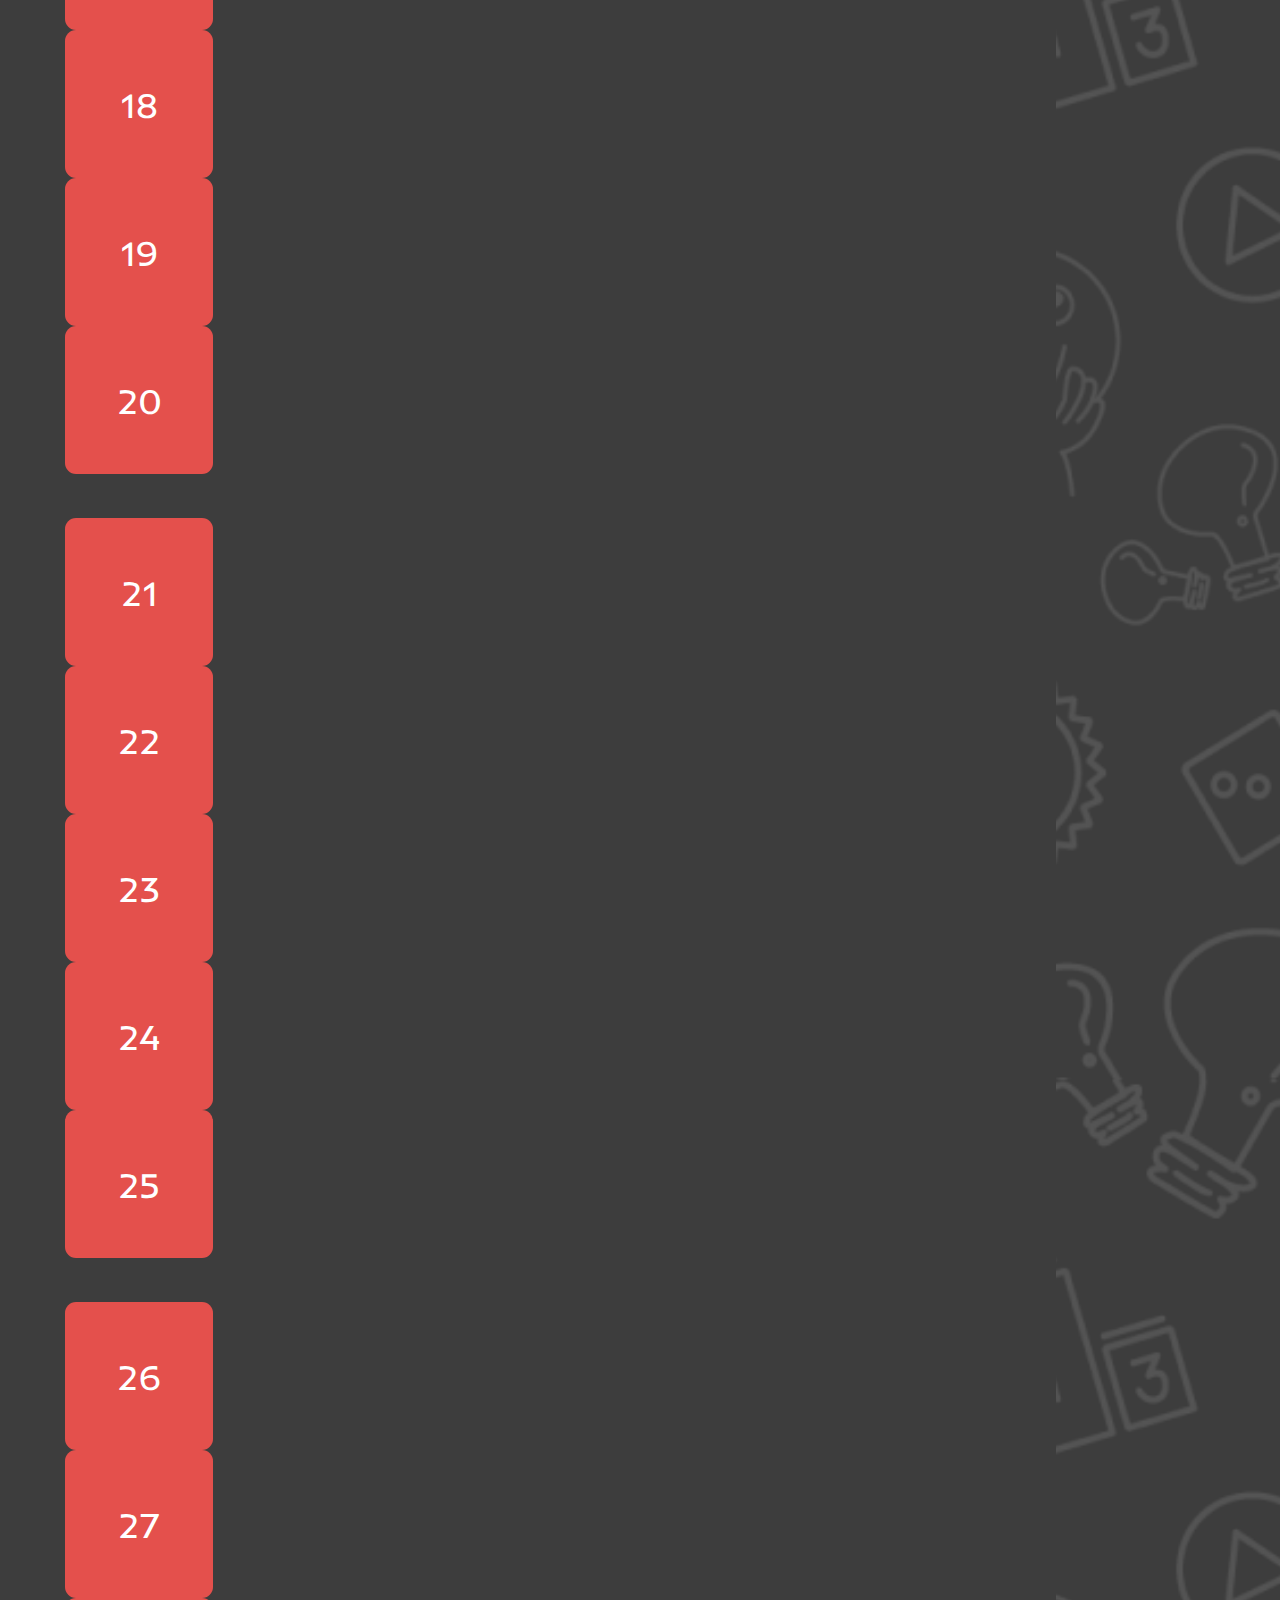
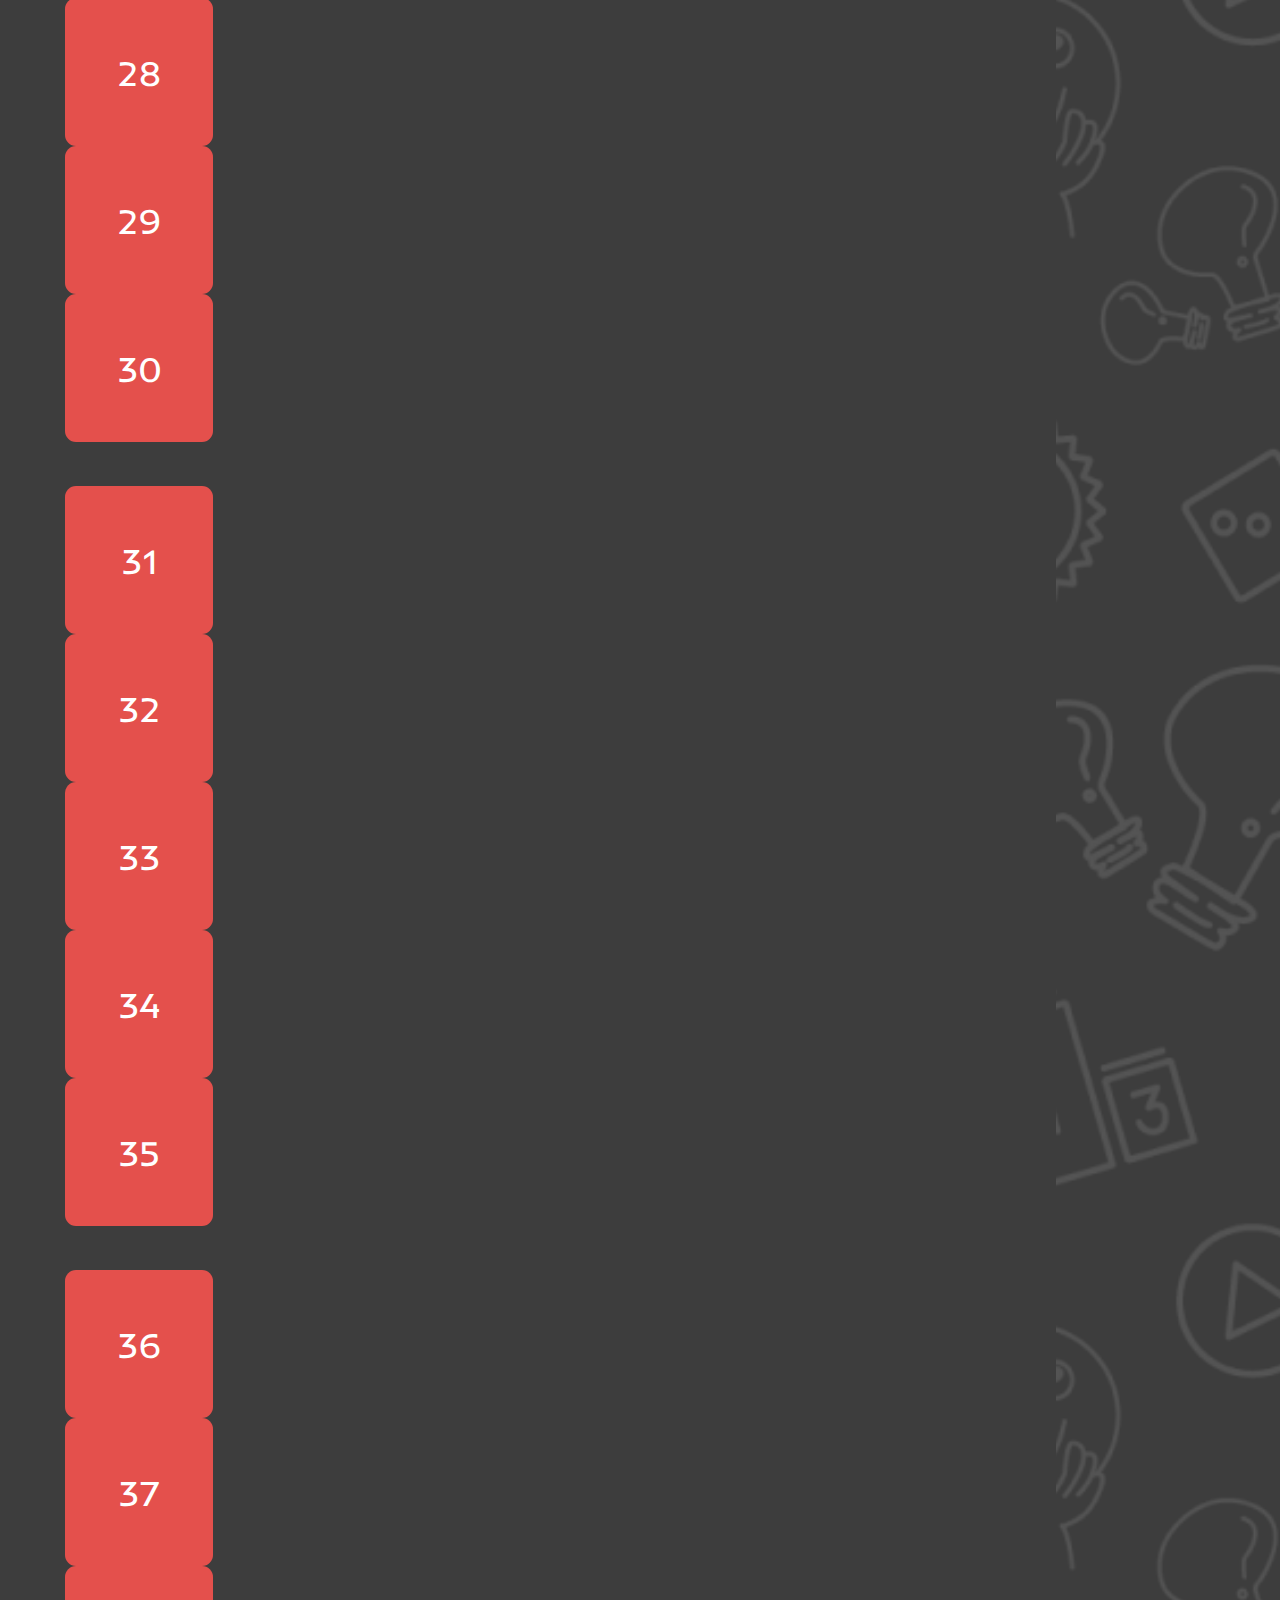
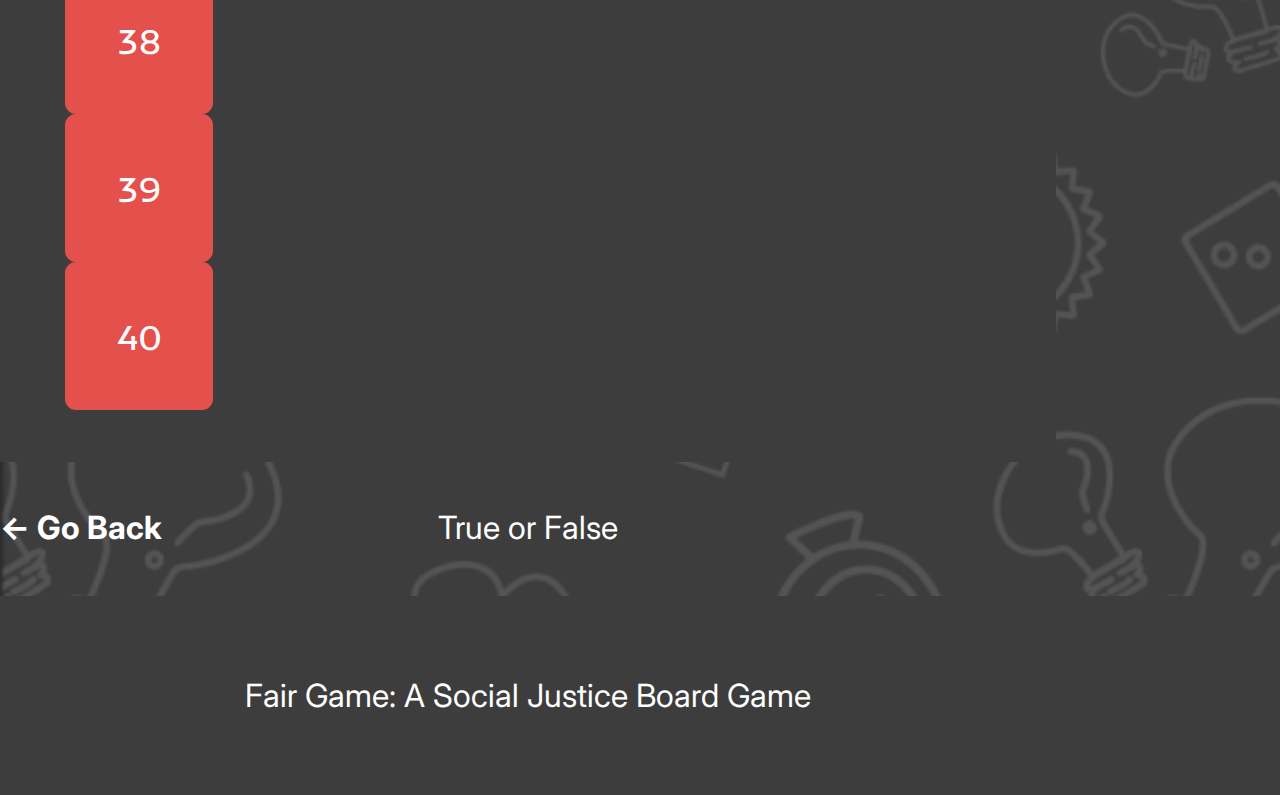
<file: truefalse.html>
<!DOCTYPE html>
<html lang="en">
  <head>
    <meta charset="UTF-8" />
    <meta name="viewport" content="width=device-width, initial-scale=1.0" />
    <!--logo in title-->
    <link
      rel="icon"
      href="images/white YEP white 3 (1).png"
      type="image/icon type"
    />
    <title>True or False - Final</title>
    <!-- Bootstrap CSS -->
    <link
      href="https://cdn.jsdelivr.net/npm/bootstrap@5.0.2/dist/css/bootstrap.min.css"
      rel="stylesheet"
      integrity="sha384-EVSTQN3/azprG1Anm3QDgpJLIm9Nao0Yz1ztcQTwFspd3yD65VohhpuuCOmLASjC"
      crossorigin="anonymous"
    />
    <!-- Custom CSS -->
    <link rel="stylesheet" href="css/style.css" />
  </head>
  <body class="position-relative branch_page">
    <!--header-->
    <header class="branch_header position-relative">
      <div class="branch-overlay position-absolute top-0 w-100 h-100"></div>
      <nav class="navbar navbar-expand-lg navbar-light">
        <div class="container-fluid">
          <a class="navbar-brand" href="index.html"
            ><img
              src="images/white YEP white 3 (1).png"
              class="img-fluid"
              alt=""
          /></a>
          <button class="bg-transparent border-0 d-block d-lg-none navbar-btn">
            <img src="images/menuwhite.svg" class="img-fluid" alt="" />
          </button>
          <div class="navbar-menu">
            <ul class="navbar-nav ms-auto mb-2 mb-lg-0">
              <li
                class="nav-item navbar-close text-end w-auto d-lg-none"
                role="button"
              >
                <span class="nav-link"
                  ><img src="images/closemenu.png" alt=""
                /></span>
              </li>
              <li
                class="nav-item d-block d-lg-none text-center nav-logo"
                role="button"
              >
                <a href="index.html" class="nav-link"
                  ><img src="images/white YEP white 3 (1).png" alt=""
                /></a>
              </li>
              <li class="nav-item text-center">
                <a class="nav-link" href="index.html">Home</a>
              </li>
              <li class="nav-item text-center">
                <a class="nav-link" href="studentimpact.html">Student Impact</a>
              </li>
              <li class="nav-item text-center">
                <a class="nav-link" href="request.html">Request a Free Copy</a>
              </li>
              <li class="nav-item text-center">
                <a class="nav-link active" href="guide.html">Teacher’s Guide</a>
              </li>
              <li class="nav-item text-center">
                <a class="nav-link" href="contact.html">Contact Us</a>
              </li>
            </ul>
          </div>
        </div>
      </nav>
    </header>
    <div class="rest-page position-relative">
      <div class="branch_hero container">
        <div class="branch_hero_img text-center">
          <img src="images/branch_hero.svg" class="img-fluid" alt="" />
        </div>
        <div class="sub_header container position-relative">
          <a href="guide.html" class="backLink"><- Go Back</a>
          <a class="secondLink">True or False</a>
        </div>
      </div>
      <!--Cards Section-->
      <div class="position-relative">
        <div class="container">
          <div class="branch_content pick_content truefalse-cards">
            <h2 class="chaged-title">Pick a card to view more</h2>
            <div class="row d-flex justify-content-between card-row">
              <div class="col-2 card-btn" data-filter="1">1</div>
              <div class="col-2 card-btn" data-filter="2">2</div>
              <div class="col-2 card-btn" data-filter="3">3</div>
              <div class="col-2 card-btn" data-filter="4">4</div>
              <div class="col-2 card-btn" data-filter="5">5</div>
            </div>
            <div class="row cart-text-row">
              <div class="col-12 card-box 1 px-0">
                <div class="card-text">
                  <p>
                    95% of people living in Quebec speak French.
                  </p>
                  <h5>Source(s): </h5>
                  <ul>
                    <li>
                      <a target="_blank" href="https://www12.statcan.gc.ca/census-recensement/2011/dp-pd/vc-rv/index.cfm?Lang=ENG&VIEW=D&GEOCODE=24&TOPIC_ID=4">https://www12.statcan.gc.ca/census-recensement/2011/dp-pd/vc-rv/index.cfm?Lang=ENG&VIEW=D&GEOCODE=24&TOPIC_ID=4</a>
                    </li>
                  </ul>
                </div>
              </div>
              <div class="col-12 card-box 2 px-0">
                <div class="card-text">
                  <p>
                    The name Turtle Island comes from Indigenous origin stories. They tell the story of a Turtle that holds the world on its back.  
                  </p>
                  <h5>Source(s): </h5>
                  <ul>
                    <li>
                      <a target="_blank" href="https://www.thecanadianencyclopedia.ca/en/article/turtle-island">https://www.thecanadianencyclopedia.ca/en/article/turtle-island</a>
                    </li>
                  </ul>
                </div>
              </div>
              <div class="col-12 card-box 3 px-0">
                <div class="card-text">
                  <p>
                    The flag was designed in 1999 and is used as a symbol of transgender pride and diversity, and transgender rights.
                  </p>
                  <h5>Source(s): </h5>
                  <ul>
                    <li>
                      <a target="_blank" href="https://www.pointofpride.org/blog/the-history-of-the-transgender-flag">https://www.pointofpride.org/blog/the-history-of-the-transgender-flag</a>
                    </li>
                  </ul>
                </div>
              </div>
              <div class="col-12 card-box 4 px-0">
                <div class="card-text">
                  <p>
                    There are many openly LGBTQ members of Parliament serving currently. The first openly Gay MP was from British Columbia, his name was Svend Robinson.
                  </p>
                  <h5>Source(s): </h5>
                  <ul>
                    <li>
                      <a target="_blank" href="https://inmagazine.ca/2023/02/flashback-svend-robinson-becomes-canadas-first-member-of-parliament-to-come-out-as-gay-february-29-1988/">https://inmagazine.ca/2023/02/flashback-svend-robinson-becomes-canadas-first-member-of-parliament-to-come-out-as-gay-february-29-1988/</a>
                    </li>
                  </ul>
                </div>
              </div>
              <div class="col-12 card-box 5 px-0">
                <div class="card-text">
                  <p>
                    Canada’s two national sports are Hockey and Lacrosse. Lacrosse was created by the Indigenous community. Its Algonquin name is baggataway. The earliest examples of the game date back to 1100 AD. 
                  </p>
                  <h5>Source(s): </h5>
                  <ul>
                    <li>
                      <a target="_blank" href="https://laws-lois.justice.gc.ca/eng/acts/n-16.7/page-1.html">https://laws-lois.justice.gc.ca/eng/acts/n-16.7/page-1.html</a>
                    </li>
                    <li>
                      <a target="_blank" href="https://www.lacrosse.ca/content/History-of-Lacrosse">https://www.lacrosse.ca/content/History-of-Lacrosse</a>
                    </li>
                  </ul>
                </div>
              </div>
            </div>
            <div class="row d-flex justify-content-between card-row">
              <div class="col-2 card-btn" data-filter="6">6</div>
              <div class="col-2 card-btn" data-filter="7">7</div>
              <div class="col-2 card-btn" data-filter="8">8</div>
              <div class="col-2 card-btn" data-filter="9">9</div>
              <div class="col-2 card-btn" data-filter="10">10</div>
            </div>
            <div class="row cart-text-row">
              <div class="col-12 card-box 6 px-0">
                <div class="card-text">
                  <p>
                    Francophones live all over Canada. Over 1 million French speakers live outside of Quebec. 
                  </p>
                  <h5>Source(s): </h5>
                  <ul>
                    <li>
                      <a target="_blank" href="https://www.canada.ca/en/canadian-heritage/services/official-languages-bilingualism/publications/facts-canadian-francophonie.html">https://www.canada.ca/en/canadian-heritage/services/official-languages-bilingualism/publications/facts-canadian-francophonie.html</a>
                    </li>
                  </ul>
                </div>
              </div>
              <div class="col-12 card-box 7 px-0">
                <div class="card-text">
                  <p>
                    Not every Canadian has clean drinking water. For example, many first nations communities have not had clean drinking water for over 20 years.  
                  </p>
                  <h5>Source(s): </h5>
                  <ul>
                    <li>
                      <a target="_blank" href="https://www.canada.ca/en/indigenous-services-canada/news/2021/05/government-of-canada-progress-update-on-improving-access-to-clean-water-in-first-nations-communities.html">https://www.canada.ca/en/indigenous-services-canada/news/2021/05/government-of-canada-progress-update-on-improving-access-to-clean-water-in-first-nations-communities.html</a>
                    </li>
                  </ul>
                </div>
              </div>
              <div class="col-12 card-box 8 px-0">
                <div class="card-text">
                  <p>
                    Restorative justice practices have been traced to indigenous cultures in North America and New Zealand. Restorative Justice is the practice of bringing together the victim, offender, and some community members to talk about what happened and how to move forward.
                  </p>
                  <h5>Source(s): </h5>
                  <ul>
                    <li>
                      <a target="_blank" href="https://www2.gnb.ca/content/gnb/en/departments/public-safety/publicsafety/content/diversion-programs/restorative-justice.html">https://www2.gnb.ca/content/gnb/en/departments/public-safety/publicsafety/content/diversion-programs/restorative-justice.html</a>
                    </li>
                  </ul>
                </div>
              </div>
              <div class="col-12 card-box 9 px-0">
                <div class="card-text">
                  <p>
                    Approximately half of the 2,725 people exonerated from jail from the years 1989 to 2021 are Black.
                  </p>
                  <h5>Source(s): </h5>
                  <ul>
                    <li>
                      <a target="_blank" href="https://www.crrf-fcrr.ca/images/CRRF_Criminal_Case_Review_2021/Submissions_of_Canadian_Race_Relations_Foundation_FINAL_EN.pdf">https://www.crrf-fcrr.ca/images/CRRF_Criminal_Case_Review_2021/Submissions_of_Canadian_Race_Relations_Foundation_FINAL_EN.pdf</a>
                    </li>
                  </ul>
                </div>
              </div>
              <div class="col-12 card-box 10 px-0">
                <div class="card-text">
                  <p>
                    National Indigenous History Month is celebrated in June, and National Indigenous Peoples Day is on June 21. 
                  </p>
                  <h5>Source(s): </h5>
                  <ul>
                    <li>
                      <a target="_blank" href="https://www.rcaanc-cirnac.gc.ca/eng/1683124800202/1683124846095">https://www.rcaanc-cirnac.gc.ca/eng/1683124800202/1683124846095</a>
                    </li>
                  </ul>
                </div>
              </div>
            </div>
            <div class="row d-flex justify-content-between card-row">
              <div class="col-2 card-btn" data-filter="11">11</div>
              <div class="col-2 card-btn" data-filter="12">12</div>
              <div class="col-2 card-btn" data-filter="13">13</div>
              <div class="col-2 card-btn" data-filter="14">14</div>
              <div class="col-2 card-btn" data-filter="15">15</div>
            </div>
            <div class="row cart-text-row">
              <div class="col-12 card-box 11 px-0">
                <div class="card-text">
                  <p>
                    petween 25% and 40% of homeless youth identify as LGBTQ+. Studies suggest that this is due to rejection from family members during the coming out process.
                  </p>
                  <h5>Source(s): </h5>
                  <ul>
                    <li>
                      <a target="_blank" href="https://www.homelesshub.ca/povertyhub/diversity/LGBTQ">https://www.homelesshub.ca/povertyhub/diversity/LGBTQ</a>
                    </li>
                  </ul>
                </div>
              </div>
              <div class="col-12 card-box 12 px-0">
                <div class="card-text">
                  <p>
                    Terry Fox ran across Canada to raise money and awareness for cancer.
                  </p>
                  <h5>Source(s): </h5>
                  <ul>
                    <li>
                      <a target="_blank" href="https://terryfox.org/terrys-story/">https://terryfox.org/terrys-story/</a>
                    </li>
                  </ul>
                </div>
              </div>
              <div class="col-12 card-box 13 px-0">
                <div class="card-text">
                  <p>
                    Internet access is not affordable for some families. And some areas of Canada have internet that is so slow, it takes over a minute to load a website. Canada has some of the most expensive internet prices in the world!
                  </p>
                  <h5>Source(s): </h5>
                  <ul>
                    <li>
                      <a target="_blank" href="https://www.cbc.ca/news/canada/british-columbia/covid-19-highlights-urban-rural-digital-divide-1.5734167 ">https://www.cbc.ca/news/canada/british-columbia/covid-19-highlights-urban-rural-digital-divide-1.5734167 </a>
                    </li>
                    <li>
                      <a target="_blank" href="https://technologyhelps.org/resources/what-is-technology-poverty/">https://technologyhelps.org/resources/what-is-technology-poverty/</a>
                    </li>
                  </ul>
                </div>
              </div>
              <div class="col-12 card-box 14 px-0">
                <div class="card-text">
                  <p>
                    The Underground Railroad was the largest anti-slavery freedom movement in North America. It brought between 30,000 and 40,000 people to Canada.
                  </p>
                  <h5>Source(s): </h5>
                  <ul>
                    <li>
                      <a target="_blank" href="https://www.thecanadianencyclopedia.ca/en/article/underground-railroad">https://www.thecanadianencyclopedia.ca/en/article/underground-railroad</a>
                    </li>
                  </ul>
                </div>
              </div>
              <div class="col-12 card-box 15 px-0">
                <div class="card-text">
                  <p>
                    A healthy diet is more expensive by one to two dollars per day, and not everyone can afford it. Children who have a healthy diet usually have better test scores.
                  </p>
                  <h5>Source(s): </h5>
                  <ul>
                    <li>
                      <a target="_blank" href="https://momentousinstitute.org/blog/link-healthy-food-academic-performance">https://momentousinstitute.org/blog/link-healthy-food-academic-performance</a>
                    </li>
                  </ul>
                </div>
              </div>
            </div>
            <div class="row d-flex justify-content-between card-row">
              <div class="col-2 card-btn" data-filter="16">16</div>
              <div class="col-2 card-btn" data-filter="17">17</div>
              <div class="col-2 card-btn" data-filter="18">18</div>
              <div class="col-2 card-btn" data-filter="19">19</div>
              <div class="col-2 card-btn" data-filter="20">20</div>
            </div>
            <div class="row cart-text-row">
              <div class="col-12 card-box 16 px-0">
                <div class="card-text">
                  <p>
                    In many big cities in Canada, poorer communities have less trees than richer communities. More privileged neighbourhoods also have a greater diversity of species.
                  </p>
                  <h5>Source(s): </h5>
                  <ul>
                    <li>
                      <a target="_blank" href="https://www.cbc.ca/news/canada/montreal/montreal-trees-inequality-canada-1.6175204">https://www.cbc.ca/news/canada/montreal/montreal-trees-inequality-canada-1.6175204</a> 
                    </li>
                    <li>
                      <a target="_blank" href="https://www.eea.europa.eu/publications/who-benefits-from-nature-in">https://www.eea.europa.eu/publications/who-benefits-from-nature-in</a> 
                    </li>
                    <li>
                      <a target="_blank" href="https://www.hsph.harvard.edu/news/hsph-in-the-news/the-health-benefits-of-trees/">https://www.hsph.harvard.edu/news/hsph-in-the-news/the-health-benefits-of-trees/ </a>
                    </li>
                  </ul>
                </div>
              </div>
              <div class="col-12 card-box 17 px-0">
                <div class="card-text">
                  <p>
                    Women’s suffrage groups were first established in the 1870s in Toronto, led by activists such as Dr. Emily Stowe. Across Canada, women obtained the right to vote in 1918.
                  </p>
                  <h5>Source(s): </h5>
                  <ul>
                    <li>
                      <a target="_blank" href="https://canadaehx.com/2021/12/04/womens-suffrage-in-canada/">https://canadaehx.com/2021/12/04/womens-suffrage-in-canada/</a>
                    </li>
                  </ul>
                </div>
              </div>
              <div class="col-12 card-box 18 px-0">
                <div class="card-text">
                  <p>
                    According to Statistics Canada (2021), women make about 90 cents of every dollar that men make.
                  </p>
                  <h5>Source(s): </h5>
                  <ul>
                    <li>
                      <a target="_blank" href="https://canadianwomen.org/the-facts/the-gender-pay-gap/">https://canadianwomen.org/the-facts/the-gender-pay-gap/</a>
                    </li>
                    <li>
                      <a target="_blank" href="https://www150.statcan.gc.ca/t1/tbl1/en/tv.action?pid=1410034002 ">https://www150.statcan.gc.ca/t1/tbl1/en/tv.action?pid=1410034002 </a>
                    </li>
                  </ul>
                </div>
              </div>
              <div class="col-12 card-box 19 px-0">
                <div class="card-text">
                  <p>
                    Each year, 20% of Canadians experience a mental illness
                  </p>
                  <h5>Source(s): </h5>
                  <ul>
                    <li>
                      <a target="_blank" href="https://www.camh.ca/en/driving-change/the-crisis-is-real/mental-health-statistics">https://www.camh.ca/en/driving-change/the-crisis-is-real/mental-health-statistics</a>  
                    </li>
                  </ul>
                </div>
              </div>
              <div class="col-12 card-box 20 px-0">
                <div class="card-text">
                  <p>
                    In Canada, the top 1% of the population controls 25% of the overall wealth. Also, the bottom 40% of the population control 1.2% of the overall wealth
                  </p>
                  <h5>Source(s): </h5>
                  <ul>
                    <li>
                      <a target="_blank" href="https://www.wellesleyinstitute.com/economic-inequality/a-new-normal-for-taxation-in-canada-tipping-the-scales-on-wealth-tax/">https://www.wellesleyinstitute.com/economic-inequality/a-new-normal-for-taxation-in-canada-tipping-the-scales-on-wealth-tax/</a>   
                    </li>
                  </ul>
                </div>
              </div>
            </div>
            <div class="row d-flex justify-content-between card-row">
              <div class="col-2 card-btn" data-filter="21">21</div>
              <div class="col-2 card-btn" data-filter="22">22</div>
              <div class="col-2 card-btn" data-filter="23">23</div>
              <div class="col-2 card-btn" data-filter="24">24</div>
              <div class="col-2 card-btn" data-filter="25">25</div>
            </div>
            <div class="row cart-text-row">
              <div class="col-12 card-box 21 px-0">
                <div class="card-text">
                  <p>
                    Not all disabilities are visible. Invisible disabilities include things like learning disabilities, brain injuries, hearing or sight loss, among many others.
                  </p>
                  <h5>Source(s): </h5>
                  <ul>
                    <li>
                      <a target="_blank" href="https://invisibledisabilities.org/what-is-an-invisible-disability/">https://invisibledisabilities.org/what-is-an-invisible-disability/</a>
                    </li>
                  </ul>
                </div>
              </div>
              <div class="col-12 card-box 22 px-0">
                <div class="card-text">
                  <p>
                    By 18, most residential school students had only reached grade five. Many students attended class part-time and worked for the school (without being paid) the rest of the time: girls did the housekeeping; boys, general maintenance and agriculture.
                  </p>
                  <h5>Source(s): </h5>
                  <ul>
                    <li>
                      <a target="_blank" href="https://indigenousfoundations.arts.ubc.ca/the_residential_school_system/">https://indigenousfoundations.arts.ubc.ca/the_residential_school_system/</a> 
                    </li>
                  </ul>
                </div>
              </div>
              <div class="col-12 card-box 23 px-0">
                <div class="card-text">
                  <p>
                    As of the year 2023, Kim Campbell was the first and so far only female Prime Minister of Canada. All other Prime Ministers have been white men.
                  </p>
                  <h5>Source(s): </h5>
                  <ul>
                    <li>
                      <a target="_blank" href="https://lop.parl.ca/sites/ParlInfo/default/en_CA/People/primeMinisters">https://lop.parl.ca/sites/ParlInfo/default/en_CA/People/primeMinisters</a> 
                    </li>
                  </ul>
                </div>
              </div>
              <div class="col-12 card-box 24 px-0">
                <div class="card-text">
                  <p>
                    Some studies show same-sex couples are more than twice as likely to adopt or foster children
                  </p>
                  <h5>Source(s): </h5>
                  <ul>
                    <li>
                      <a target="_blank" href="https://www.census.gov/library/stories/2020/09/fifteen-percent-of-same-sex-couples-have-children-in-their-household.html">https://www.census.gov/library/stories/2020/09/fifteen-percent-of-same-sex-couples-have-children-in-their-household.html</a> 
                    </li>
                  </ul>
                </div>
              </div>
              <div class="col-12 card-box 25 px-0">
                <div class="card-text">
                  <p>
                    On April 28, 2022, the number of incarcerated Indigenous women reached 50% for the first time. 65% of female prisoners in maximum security are indigenous. 
                  </p>
                  <h5>Source(s): </h5>
                  <ul>
                    <li>
                      <a target="_blank" href="https://www.oci-bec.gc.ca/cnt/rpt/annrpt/annrpt20212022-eng.aspx#s16">https://www.oci-bec.gc.ca/cnt/rpt/annrpt/annrpt20212022-eng.aspx#s16</a>
                    </li>
                  </ul>
                </div>
              </div>
            </div>
            <div class="row d-flex justify-content-between card-row">
              <div class="col-2 card-btn" data-filter="26">26</div>
              <div class="col-2 card-btn" data-filter="27">27</div>
              <div class="col-2 card-btn" data-filter="28">28</div>
              <div class="col-2 card-btn" data-filter="29">29</div>
              <div class="col-2 card-btn" data-filter="30">30</div>
            </div>
            <div class="row cart-text-row">
              <div class="col-12 card-box 26 px-0">
                <div class="card-text">
                  <p>
                    On any given night, 35,000 Canadians are homeless. This does not even include hidden homeless, who are people who live with neighbours, friends or family but cannot stay there forever. This invisible homeless population may be as high as 900,000 Canadians.
                  </p>
                  <h5>Source(s): </h5>
                  <ul>
                    <li>
                      <a target="_blank" href="https://www.acto.ca/production/wp-content/uploads/2017/07/Factsheet-4-Homelessness-in-Canada-and-Ontario2.pdf">https://www.acto.ca/production/wp-content/uploads/2017/07/Factsheet-4-Homelessness-in-Canada-and-Ontario2.pdf</a>
                    </li>
                  </ul>
                </div>
              </div>
              <div class="col-12 card-box 27 px-0">
                <div class="card-text">
                  <p>
                    Living with a disability can be expensive. Hearing aids can cost a few thousand dollars. Some people have medical insurance that can cover some or all of the cost.
                  </p>
                  <h5>Source(s): </h5>
                  <ul>
                    <li>
                      <a target="_blank" href="https://www.hearingdirectory.ca/help/hearing-aids/prices#:~:text=Hearing%20aid%20prices%20can%20be,health%20and%20quality%20of%20life.">https://www.hearingdirectory.ca/help/hearing-aids/prices#:~:text=Hearing%20aid%20prices%20can%20be,health%20and%20quality%20of%20life.</a> 
                    </li>
                  </ul>
                </div>
              </div>
              <div class="col-12 card-box 28 px-0">
                <div class="card-text">
                  <p>
                    In the Indigenous communities, the “Three Sisters” means corn, beans and squash. When planted next to each other, these three crops support each other in growth, leading to greater yield and quality at harvest.
                  </p>
                  <h5>Source(s): </h5>
                  <ul>
                    <li>
                      <a target="_blank" href="https://agriculture.canada.ca/en/news-agriculture-and-agri-food-canada/scientific-achievements-agriculture/three-sisters-optimizing-value-and-food-potential-ancestral-indigenous-crop-system ">https://agriculture.canada.ca/en/news-agriculture-and-agri-food-canada/scientific-achievements-agriculture/three-sisters-optimizing-value-and-food-potential-ancestral-indigenous-crop-system </a>
                    </li>
                  </ul>
                </div>
              </div>
              <div class="col-12 card-box 29 px-0">
                <div class="card-text">
                  <p>
                    Considered one of the greatest jazz pianists of all time, Oscar Peterson was Winner of 8 Grammys, Oscar Peterson was born in Montreal in 1925. 
                  </p>
                  <h5>Source(s): </h5>
                  <ul>
                    <li>
                      <a target="_blank" href="https://canadianmusichalloffame.ca/inductee/oscar-peterson/">https://canadianmusichalloffame.ca/inductee/oscar-peterson/</a>
                    </li>
                  </ul>
                </div>
              </div>
              <div class="col-12 card-box 30 px-0">
                <div class="card-text">
                  <p>
                    The first black person appointed as Chief of Police anywhere in Canada happened in the year 2012, when Devon Clunis became chief of the Winnipeg Police Service.  
                  </p>
                  <h5>Source(s): </h5>
                  <ul>
                    <li>
                      <a target="_blank" href="https://www.torontomu.ca/criminaljusticefirsts/policing/devon-clunis/#:~:text=Reason%20for%20Inclusion%20%2F%20First%3A%20First,Chief%20of%20Police%20in%20Canada.">https://www.torontomu.ca/criminaljusticefirsts/policing/devon-clunis/#:~:text=Reason%20for%20Inclusion%20%2F%20First%3A%20First,Chief%20of%20Police%20in%20Canada.</a>
                    </li>
                  </ul>
                </div>
              </div>
            </div>
            <div class="row d-flex justify-content-between card-row">
              <div class="col-2 card-btn" data-filter="31">31</div>
              <div class="col-2 card-btn" data-filter="32">32</div>
              <div class="col-2 card-btn" data-filter="33">33</div>
              <div class="col-2 card-btn" data-filter="34">34</div>
              <div class="col-2 card-btn" data-filter="35">35</div>
            </div>
            <div class="row cart-text-row">
              <div class="col-12 card-box 31 px-0">
                <div class="card-text">
                  <p>
                    Race and country of origin were removed as factors from Canada’s immigration policy in 1967. Other factors, such as education and skills, became considerations.
                  </p>
                  <h5>Source(s): </h5>
                  <ul>
                    <li>
                      <a target="_blank" href="https://pier21.ca/research/immigration-history/immigration-regulations-order-in-council-pc-1967-1616-1967#:~:text=and%20personal%20character.-,The%20immigration%20regulations%20introduced%20in%201967%20established%20new%20standards%20for,to%20successfully%20settle%20in%20Canada.">https://pier21.ca/research/immigration-history/immigration-regulations-order-in-council-pc-1967-1616-1967#:~:text=and%20personal%20character.-,The%20immigration%20regulations%20introduced%20in%201967%20established%20new%20standards%20for,to%20successfully%20settle%20in%20Canada.</a>
                    </li>
                  </ul>
                </div>
              </div>
              <div class="col-12 card-box 32 px-0">
                <div class="card-text">
                  <p>
                    The term two-spirited, is translated from the Anishinaabemowin words niizh manidoowag. The creation of the term “two-spirit” is attributed to Anishinaabe elder Myra Laramee after it came to her in a dream in the year 1990.
                  </p>
                  <h5>Source(s): </h5>
                  <ul>
                    <li>
                      <a target="_blank" href="https://lgbtqhealth.ca/community/two-spirit.php#:~:text=The%20creation%20of%20the%20term,term%20niizh%20manidoowag%2C%20two%20spirits.">https://lgbtqhealth.ca/community/two-spirit.php#:~:text=The%20creation%20of%20the%20term,term%20niizh%20manidoowag%2C%20two%20spirits.</a>
                    </li>
                  </ul>
                </div>
              </div>
              <div class="col-12 card-box 33 px-0">
                <div class="card-text">
                  <p>
                    For seniors, loneliness is as dangerous as smoking 15 cigarettes a day! Around 20% of seniors feel lonely for at least some amount of time. 
                  </p>
                  <h5>Source(s): </h5>
                  <ul>
                    <li>
                      <a target="_blank" href="https://extension.unh.edu/blog/2022/05/prolonged-social-isolation-loneliness-are-equivalent-smoking-15-cigarettes-day">https://extension.unh.edu/blog/2022/05/prolonged-social-isolation-loneliness-are-equivalent-smoking-15-cigarettes-day</a>  
                    </li>
                  </ul>
                </div>
              </div>
              <div class="col-12 card-box 34 px-0">
                <div class="card-text">
                  <p>
                    The average Canadian uses more than 300 litres of water per day. Bathing and toilet flushing are among the largest water users.  
                  </p>
                  <h5>Source(s): </h5>
                  <ul>
                    <li>
                      <a target="_blank" href="https://www.mcgill.ca/waterislife/waterathome/how-much-are-we-using">https://www.mcgill.ca/waterislife/waterathome/how-much-are-we-using</a>  
                    </li>
                  </ul>
                </div>
              </div>
              <div class="col-12 card-box 35 px-0">
                <div class="card-text">
                  <p>
                    Indigenous peoples created the canoe design that Canadians still use today. The Algonquin of the eastern woodlands made canoes mostly out of birch bark and they were an essential part of life and work.
                  </p>
                  <h5>Source(s): </h5>
                  <ul>
                    <li>
                      <a target="_blank" href="https://www.voyageurquest.com/celebrating-canadian-canoe-culture-algonquin-park/">https://www.voyageurquest.com/celebrating-canadian-canoe-culture-algonquin-park/</a>  
                    </li>
                  </ul>
                </div>
              </div>
            </div>
            <div class="row d-flex justify-content-between card-row">
              <div class="col-2 card-btn" data-filter="36">36</div>
              <div class="col-2 card-btn" data-filter="37">37</div>
              <div class="col-2 card-btn" data-filter="38">38</div>
              <div class="col-2 card-btn" data-filter="39">39</div>
              <div class="col-2 card-btn" data-filter="40">40</div>
            </div>
            <div class="row cart-text-row">
              <div class="col-12 card-box 36 px-0">
                <div class="card-text">
                  <p>
                    Six Nations of the Grand River is the most populous First Nation reserve in Canada. It has over 27,000 band members. Six Nations is the only reserve in North America where all six Haudenosaunee nations live together.
                  </p>
                  <h5>Source(s): </h5>
                  <ul>
                    <li>
                      <a target="_blank" href="https://www.protectthetract.com/sixnations">https://www.protectthetract.com/sixnations</a>   
                    </li>
                  </ul>
                </div>
              </div>
              <div class="col-12 card-box 37 px-0">
                <div class="card-text">
                  <p>
                    If you are aware that you are deadnaming someone, they can feel invalidated and rejected.
                  </p>
                  <h5>Source(s): </h5>
                  <ul>
                    <li>
                      <a target="_blank" href="https://www.verywellmind.com/what-is-deadnaming-and-why-is-it-harmful-5188575">https://www.verywellmind.com/what-is-deadnaming-and-why-is-it-harmful-5188575</a>
                    </li>
                  </ul>
                </div>
              </div>
              <div class="col-12 card-box 38 px-0">
                <div class="card-text">
                  <p>
                    There was a stigma about interracial marriage, but there was never a law banning interracial marriage. 
                  </p>
                  <h5>Source(s): </h5>
                  <ul>
                    <li>
                      <a target="_blank" href="https://lah.elearningontario.ca/CMS/public/exported_courses/HHS4U/exported/HHS4UU3/HHS4UU3A4/_teacher/theglobeandmail.com-The%20Canadian%20marriage%20at%20150%20A%20look%20back.pdf">https://lah.elearningontario.ca/CMS/public/exported_courses/HHS4U/exported/HHS4UU3/HHS4UU3A4/_teacher/theglobeandmail.com-The%20Canadian%20marriage%20at%20150%20A%20look%20back.pdf</a>
                    </li>
                  </ul>
                </div>
              </div>
              <div class="col-12 card-box 39 px-0">
                <div class="card-text">
                  <p>
                    Childcare costs parents thousands for full-time care.  
                  </p>
                  <h5>Source(s): </h5>
                  <ul>
                    <li>
                      <a target="_blank" href="https://www.cicnews.com/2023/09/the-costs-and-demand-for-childcare-in-canada-0936718.html">https://www.cicnews.com/2023/09/the-costs-and-demand-for-childcare-in-canada-0936718.html</a>
                    </li>
                  </ul>
                </div>
              </div>
              <div class="col-12 card-box 40 px-0">
                <div class="card-text">
                  <p>
                    The Famous Five women are Emily Murphy, Henrietta Muir Edwards, Nellie McClung, Louise McKinney, and Irene Parlby. They were well-known for advocating for women to gain the right to vote and for winning their petition for women to be legally acknowledged as “persons”.  
                  </p>
                  <h5>Source(s): </h5>
                  <ul>
                    <li>
                      <a target="_blank" href="https://www.britannica.com/topic/Famous-5#:~:text=Famous%205%2C%20petitioners%20in%20the,persons%E2%80%9D%20under%20British%20common%20law.">https://www.britannica.com/topic/Famous-5#:~:text=Famous%205%2C%20petitioners%20in%20the,persons%E2%80%9D%20under%20British%20common%20law.</a>
                    </li>
                  </ul>
                </div>
              </div>
            </div>
          </div>
        </div>
      </div>
      <div class="sub_header container discuss-sub-header">
        <a href="guide.html" class="backLink"><- Go Back</a>
        <a class="secondLink">True or False</a>
      </div>
      <div class="branch-footer">
        <div class="container">
          <h2>Fair Game: A Social Justice Board Game</h2>
        </div>
      </div>
    </div>
    <!--Jquery-->
    <script src="https://code.jquery.com/jquery-3.7.1.min.js"></script>
    <!--Separate Popper and Bootstrap JS -->
    <script src="https://cdn.jsdelivr.net/npm/@popperjs/core@2.9.2/dist/umd/popper.min.js"></script>
    <script src="https://cdn.jsdelivr.net/npm/bootstrap@5.0.2/dist/js/bootstrap.min.js"></script>
    <!--custom js-->
    <script src="js/script.js"></script>
  </body>
</html>
</file>
<file: css/style.css>
/* Font Family */
@import url('https://fonts.googleapis.com/css2?family=Inder&family=Inter:wght@100..900&display=swap');
/* set global variables which will be used most */
:root{
    --main-color:#75CACA;
    --black-color:#282727;
    --white-color:#FFFFFF;
    --inder-font:"Inder", sans-serif;
}
/* set the elements to zero padding and margin , as some elements have values in that */
*, p, h1, h2, h3, h5, ul{
    padding: 0;
    margin: 0;
    box-sizing: border-box;
    font-family: "Inter", sans-serif;
}
a{
    text-decoration: none;
}
/* grouped the patterns pieces in figma and used the group one which is one picture in the background of the body */
body{
    background-image: url(../images/bg.png);
    background-size: cover;
    overflow-x: hidden;
}
/* student impact page is larger than others so grouped all its patterns in a new group and used it */ 
body.studentImpactPage{
    background-image: url(../images/studentImpactBg.png);
    background-size: cover;
}
/* the scroll bar change color */
body::-webkit-scrollbar{
    width: 6px;
}
body::-webkit-scrollbar-thumb{
    border-radius: 8px;
    background-color: #3D3D3D;
}
/* reset the value of the main container used in html */
.container-fluid{
    padding: 0 42px;
}
/* Common Classes & Elements */
h1{
    font-size: 40px;
    color: var(--white-color);
    font-weight: 700;
    line-height: 48.41px;
}
h2{
    font-size: 32px;
    font-weight: 400;
    text-align: center;
    color: var(--white-color);
}
h3, .common-text, .main-btn{
    font-size: 24px;
    line-height: 29.05px;
    color: var(--white-color);
    font-style: normal;
}
h3{
    font-weight: 700;
}
/* main-btn */
.main-btn{
    background-color: var(--main-color);
    padding: 20px 52px;
    border-radius: 10px;
    transition: all 0.3s ease;
    display: block;
    overflow: hidden;
    width: fit-content;
}
.main-btn:hover{
    color: var(--white-color);
}
/* header */
header nav, header section{
    z-index: 3;
    position: relative;
}
.hero-img{
    position: relative;
    z-index: 1000;
}
.header-pattern{
    z-index: 2;
    height: 100%;
    background-repeat: no-repeat;
}
.second-section{
    height: 100%;
    z-index: 1000;
}
.home-header{
    height: 100%;
    z-index: 10;
}
.header-overlay{
    background-color: var(--main-color);
    width: 100%;
    height: 654px;
    left: 0;
    z-index: -1;
}
.header-pic{
    background-image: url(../images/Group\ 14294\ \(2\).png);
    z-index: 2;
    height: 654px;
    width: 100%;
}
.navbar{
    z-index: 1000000;
    min-height: 79px;
}
.navbar-nav{
    gap: 10px;
}
.nav-link{
    font-size: 20px;
    padding: 12px 10px;
    color: #212121!important;
    font-weight: 700;
    letter-spacing: -0.019em;
}
.nav-link.active{
    background-color: #3D3D3D;
    color: var(--white-color) !important;
}
/*content */
.content{
    background-color: #3D3D3D;
    position: relative;
    z-index: 1;
}
.card-container{
    background-color: var(--white-color);
    border-radius: 8px;
    text-align: center;
    margin-bottom: 24px;
    min-height: 208.06px;
    display: flex;
    align-items: center;
    justify-content: center;
}
.card-container img{
    border-radius: 8px;
}
.home-footer{
    position: relative;
    z-index: 100;
}
.home-footer h3:nth-child(2){
    margin-top: 42px;
}
.hero-section img{
    position: relative;
    z-index: 999;
}
/* Request Page*/
.branch_hero{
    margin-top: 57px;
}
.branch_hero_img{
    margin-bottom: 17px;
}
.sub_header{
    margin-bottom: 38px;
}
.sub_header a{
    color: var(--white-color);
    font-size: 32px;
    font-weight: 400;
    text-align: left;
}
a.backLink{
    font-weight: 700;
    display: inline-block;
    width: 40%;
}
.branch_page{
    min-height: 100vh;
}
.branch_content{
    background-color: #3D3D3D;
    color: var(--white-color);
    padding: 50px 65px 52px;
}
.branch_content.pick_content{
    padding-bottom: 8px;
}
.branch_content > p:first-of-type{
    margin-bottom: 48px;
}
.branch-footer{
    padding-top: 80px;
    padding-bottom: 80px;
    background-color: #3D3D3D;
}
.branch_content > h3{
    margin-top: 48px;
}
.branch_content h3 span{
font-weight: 400;
}
.request_content li span{
    font-style: italic;
}
/* form */
.request_content form{
    margin-top: 48px;
}
.form-control{
    background-color: transparent;
    border: 1px solid #FFFFFF;
    color: var(--white-color)!important;
    font-size: 24px;
    font-weight: 500;
    letter-spacing: -0.022em;
    border-radius: 10px;
    box-shadow: 0px 4px 4px 0px #00000040;
}
select option{
    color: #ffffffd1!important;
    font-size: 18px;
    font-weight: 300;
    letter-spacing: -0.022em;
    background-color: #3D3D3D;
}
.form-control:focus{
    background-color: transparent;
    box-shadow: none;
    border: 1px solid #FFFFFF;
}
textarea{
    height: 109px;
}
.form-control::placeholder{
    color: #ffffffd1!important;
    font-size: 18px;
    font-weight: 300;
    letter-spacing: -0.022em;
}
.drop-arrow{
    right: 12px;
    top: 50%;
    transform: translateY(-50%);
}
.form-label{
    font-size: 24px;
    margin-bottom: 12px;
    font-weight: 500;
    line-height: 22.5px;
    letter-spacing: -0.022em;
}
span.error{
    display: none;
}
form div{
    margin-bottom: 31px;
}
/* guide*/
.card-container + h3{
    font-weight: 400;
    line-height: 38.73px;
}
.guide_content .card-container{
    margin-bottom: 12px;
}
.guide_content h2{
    font-size: 36px;
    margin-top: 64px;
    margin-bottom: 48px;
}
.pick_content h2{
    font-size: 40px;
    margin-bottom: 48px;
    line-height: 48.41px;
}
.guide_content{
    margin-bottom: 60px;
}
.card-btn{
    font-size: 36px;
    font-weight: 400;
    line-height: 45px;
    font-family: var(--inder-font);
    display: flex;
    align-items: center;
    justify-content: center;
    border-radius: 11px;
    cursor: pointer;
    /* width: 18%; */
    width: 148px;
    height: 148px;
}
.discuss-cards .card-btn{
    background-color: #CDBC2A;
}
.quiz-cards .card-btn{
    background-color: #52ABD3;
}
.artdraw-cards .card-btn{
    background-color: #BC7DB2;
}
.isit-cards .card-btn{
    background-color: #E37E2C;
}
.truefalse-cards .card-btn{
    background-color: #E4504C;
}
.card-text{
    background-color: var(--white-color);
    border-radius: 8px;
    color: #000000;
    padding: 42px 45px 27px 37px;
}
.card-text ul{
    margin-left: 30px;
}
.card-text h5{
    font-size: 20px;
    font-weight: 700;
    line-height: 24.2px;
}
.card-text p{
    font-size: 20px;
    font-weight: normal;
    line-height: 24.2px;
}
.cart-text-row{
    margin-bottom: 36px;
}
.card-text h5:not(:first-child){
    margin-top: 32px;
}
.card-text li{
    font-size: 20px;
    font-weight: 400;
    line-height: 24.2px;
    word-wrap: break-word;
}
.card-text li a{
    color: #000000;
}
.card-text h5 span{
    font-weight: 400;
}
.card-text 
.card-btn.active{
    background-color: var(--white-color);
    color: #333333;
}
.card-box{
    display: none;
}
.card-row{
    margin-bottom: 44px;
}
.sub_header.discuss-sub-header{
    margin-top: 46px;
    margin-bottom: 49px;
}
.contact_content{
    margin-top: 38px;
    margin-bottom: 50px;
}
/* Student Impact Page */
.video{
    margin-top: 60px;
    margin-bottom: 55px;
}
.student-content{
    font-style: italic;
}
.student-content > h1{
    font-style: italic;
    max-width: 792px;
    margin: 0 auto 71px;
}
.card-sample{
    margin-bottom: 75px;
}
.card-sample .sample-text{
    margin-bottom: 0;
}
.student-content .student-row > div{
    margin-bottom: 71px;
}
.student-content .student-row h1{
    margin-bottom: 32px;
    line-height: 48.41px;
    font-style: normal;
}
.student-content .student-row h1, .student-content .student-row p{
    font-weight: 500;
}
.student-content .student-row p{
    font-style: italic;
}
.sample-text h3{
    margin-bottom: 32px;
}
.sample-text h3 span{
    font-size: 16px;
    font-style: italic;
    font-weight: 700;
    line-height: 19.36px;
}
.sample-text p span{
    font-style: italic;
}
.students_can{
    margin-bottom: 71px;
}
.student-content ul{
    margin-left: 30px;
}
.box-included .row{
    margin-bottom: 52px;
}
.box-included h3{
    font-weight: 700;
}
.box-included h3 span{
    font-size: 16px;
    font-style: italic;
    font-weight: 700;
    line-height: 19.36px;
}
.student-content .main-btn{
    max-width: 402px;
    text-align: center;
    margin:63px auto 0;
    padding: 10px 21px 13px 18px;
}
.student-content{
    padding: 59px 38px 41px 48px;
}
/* for all pages except the home page , use branch header for the navbar and give fixed height*/
/* Branch_Header */
.branch_header{
    height: 79px;
}
.branch-overlay{
    background-image: url(../images/header_overlay.png);
    background-size: cover;
    background-color: #75CACA;
}
select{
    background-color: transparent;
}
.request_content h3{
    margin-bottom: 24px;
}
.sub_header{
    position: relative;
}
.secondLink{
    position: absolute;
    left: 50%;
    transform: translateX(-50%);
}
/* images popup when clicking on the image */
.img-wrapper::after {
    font-size: 12px;
    content: 'Click Image To View Full Size';
    display: block;
    margin-top: 8px;
}
#imgViewer{
    text-align: center;
}
#imgViewer img{
    width: 500px;
}
.modal-body{
    padding-bottom: 3rem;
} 
.close-popup{
    width: 32px;
}
.popup-img{
    cursor: pointer;
}
/* Media Queries */
@media (min-width:1600px) and (max-width:1920px) {
    .hero-section img{
        margin: auto;
    }
    .container{
        max-width: 1056px;
    }
    .content{
        margin-top: -345px;
        padding: 245px 0px 72px;
    }
    /* .branch_page nav{
        padding: 26px 0;
    } */
}
@media only screen and (max-width: 1600px){
    .content{
        padding: 240px 0px 72px;
        margin-top: -344px;
    }
}

@media only screen and (min-width: 1280px) {
    /* .content.container{
        max-width: 1140px;
    } */
    .container{
        max-width: 1056px;
    }
}
@media only screen and (max-width: 1024px) {
    .header-pic,.header-overlay{
        height: 520px;
    }
    .content{
        padding: 220px 0px 72px;
    }
    .card-row{
        margin-bottom: 15px;
    }
}
@media (min-width: 992px) and (max-width: 1400px){
    .content{
        padding: 170px 0px 72px;
        margin-top: -266px;
    }
    .nav-link{
        font-size: 18px;
    }
}
@media only screen and (min-width: 992px){
    .navbar-expand-lg .navbar-nav .nav-link{
        padding-left: 12px;
        padding-right: 12px;
    }
    .definition-text{
        margin-bottom: 116px;
    }
    .definition-text .main-btn{
        margin-top: 45px;
    }
    .content p{
        max-width: 792px;
    }
    .content > .row:not(:last-child){
        margin-bottom: 80px;
    }
    .hero-section{
        margin-top: -120px;
    }
    .home-footer{
        margin-top: 150px;
        margin-bottom: 120px;
    }
    .branch_content form{
        width: 524px;
        /* margin-top: 48px; */
    }
    .mb-60{
        margin-bottom: 60px;
    }
    .sample-img-container{
        min-width:249px ;
    }
    .sample-text{
        max-width: 456px;
    }
}
@media only screen and (max-width:992px) {
    .home-header{
        display: flex;
        flex-direction: column;
        height: 920px;
        gap: 8%;
    }
    .header-pic, .header-overlay{
        height: 920px;
    }
    .second-img{
        margin-top: -40px;
    }
    .content{
        margin-top: 0;
        padding: 80px 48px 0;
    }
    .content p{
        margin-bottom: 32px;
    }
    .content > .row > .col-12{
        margin-bottom: 24px;
        text-align: center;
    }
    .home-footer{
        margin: 80px;
        text-align: center;
    }
    .definition-text{
        margin-bottom: 52px;
    }
    .navbar-menu{
        position: absolute;
        background-color: #3D3D3D;
        width: 297px;
        height: 100vh;
        top: 0;
        overflow: hidden;
        z-index: 100000;
        -webkit-transition: all 0.5s ease-in-out;
        -moz-transition: all 0.5s ease-in-out;
        -o-transition: all 0.5s ease-in-out;
        transition: all 0.5s ease-in-out;
        overflow: hidden;
        display: none;
        padding: 24px;
    }
    .nav-logo{
        margin-top: 30px;
        margin-bottom: 30px;
    }
    .navbar-menu .nav-link{
        color: var(--white-color)!important;
    }
    .navbar-btn{
        border: 0;
    }
    .navbar-btn img{
        width: 42px;
    }
    .navbar-btn:focus{
        border: 0;
        box-shadow: none;
        outline: 0;
    }
    .title-footer{
        margin-bottom: 32px;
    }
}
@media only screen and (max-width: 768px){
    .common-text, h3, .main-btn, .navbar-nav .nav-link, .sub_header a, .form-label, .form-control,
    .form-control::placeholder{
        font-size: 17px;
    }
    h2, .guide_content h2{
        font-size: 24px;
    }
    h1{
        font-size: 27px;
        line-height: 34.41px;
    }
    .secondLink{
        position: relative;
        left: 0;
    }
    .student-content .main-btn{
        padding: 12px;
    }
    .box-included{
        text-align: center;
    }
    .request_content form{
        margin-top: 24px;
    }
    .card-sample{
        margin-bottom: 32px;
        text-align: center;
    }
    .sample-text h3{
        margin-bottom: 8px;
        margin-top: 24px;
    }
    .students_can{
        text-align: center;
    }
    .student-content ul{
        margin-left: 15px;
    }
    .student-content .student-row h1{
        font-size: 21px;
        margin-bottom: 8px;
    }
    .student-content > h1{
        margin-bottom: 24px;
    }
    .student-content > h1:not(:first-of-type){
        margin-top: 24px;
    }
    .student-content .student-row > div, .students_can{
        margin-bottom: 32px;
    }
    .card-container{
        margin-bottom: 12px;
    }
    .main-btn{
        padding: 12px 36px;
    }
    .content{
        padding: 48px 32px 0;
    }
    .branch_content{
        padding: 50px 24px;
    }
    .navbar-btn img{
        width: 32px;
    }
    .branch_hero_img{
        width: 250px;
        margin: auto;
        /* margin-top: 110px; */
    }
    .pick_content h2{
        font-size: 22px;
    }
    .card-row{
        margin-bottom: 0;
    }
    .card-btn{
        width: 55px;
        height: 55px;
        font-size: 24px;
    }
    .cart-text-row{
        margin-top: 12px;
        margin-bottom: 12px;
    }
    .branch_content > h3{
        margin-top: 24px;
    }
    .branch_content > p:first-of-type {
        margin-top: 0;
        margin-bottom: 24px;
    }
    .card-text{
        padding: 12px;
    }
    .card-text h5:not(:first-child){
        margin-top: 18px;
    }
    .box-included .row{
        margin-bottom: 1.5rem;
    }
    .student-content .student-row h1{
        line-height: 34.41px;
    }
}
@media (min-width:767px) and (max-width:991px) {
    .content{
        padding: 148px 48px 72px;
    }
    .card-btn{
        width: 105px;
        height: 105px;
    }
}
</file>
